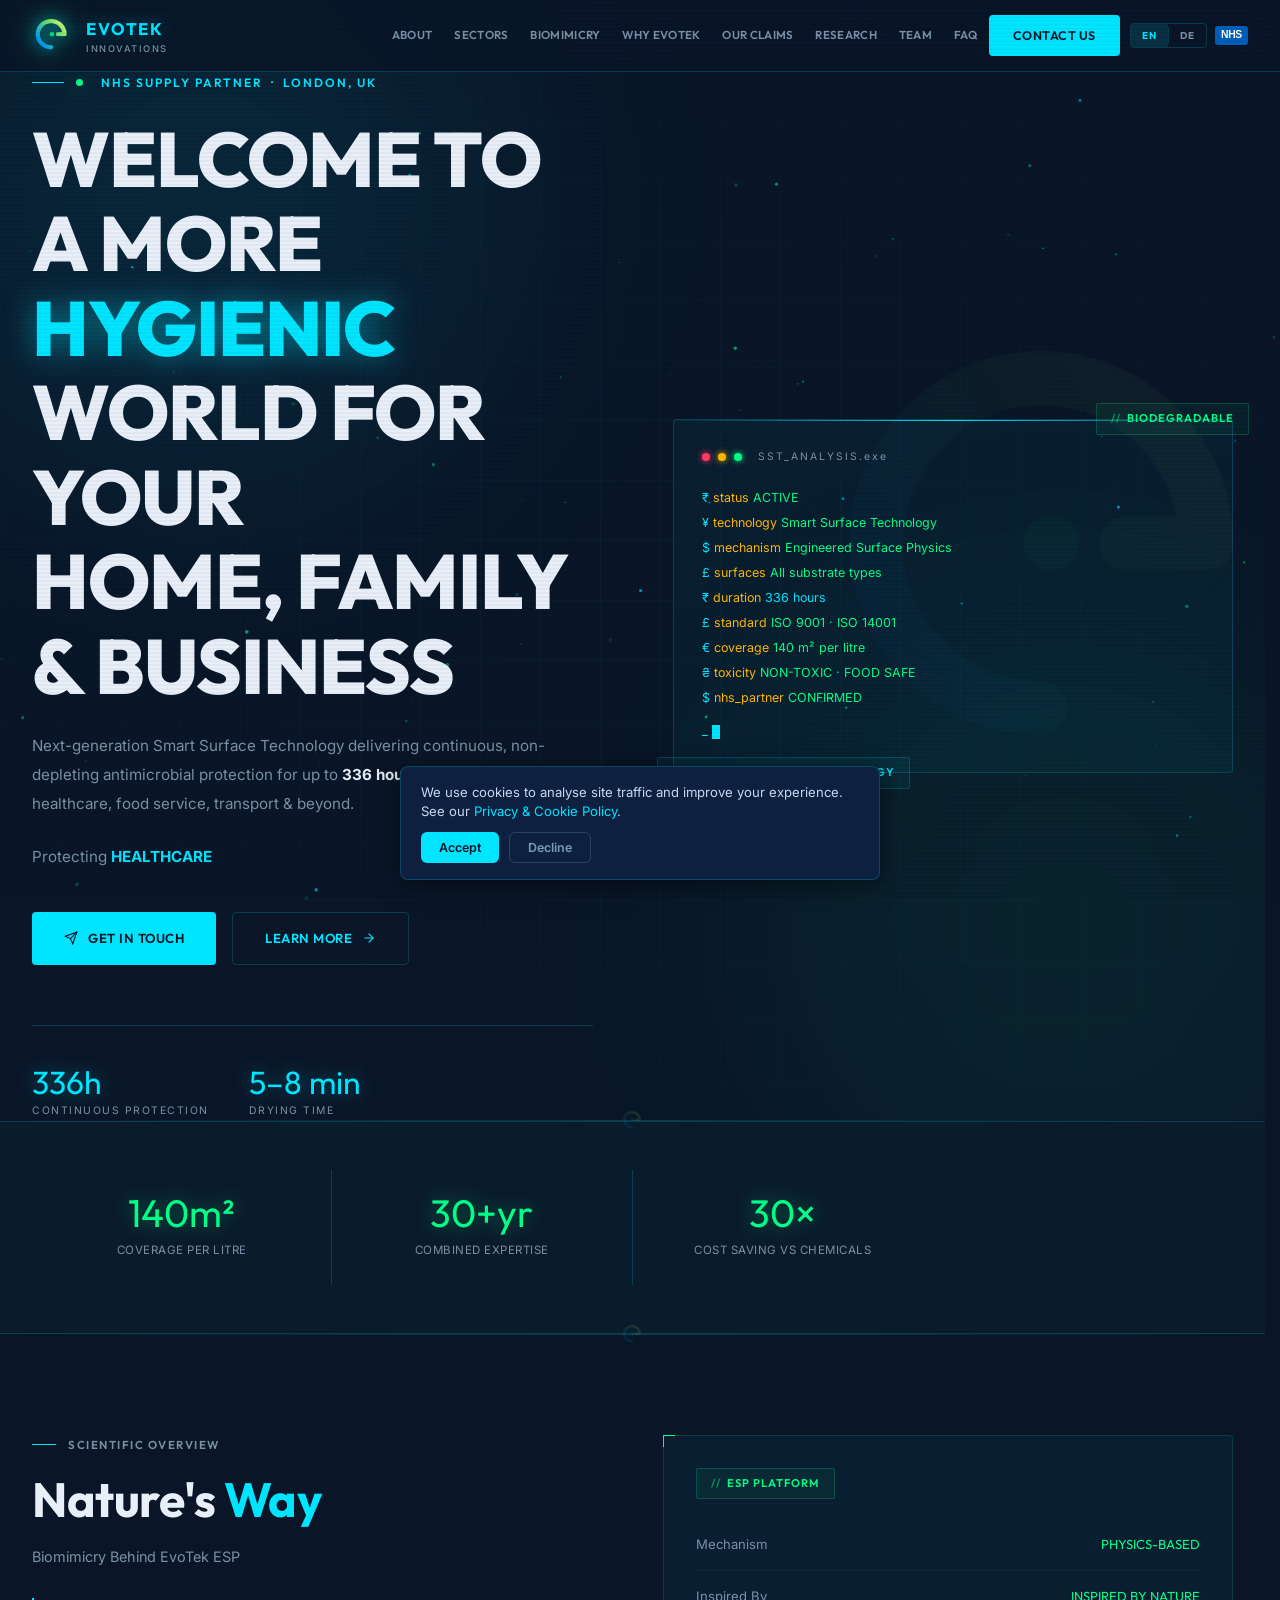
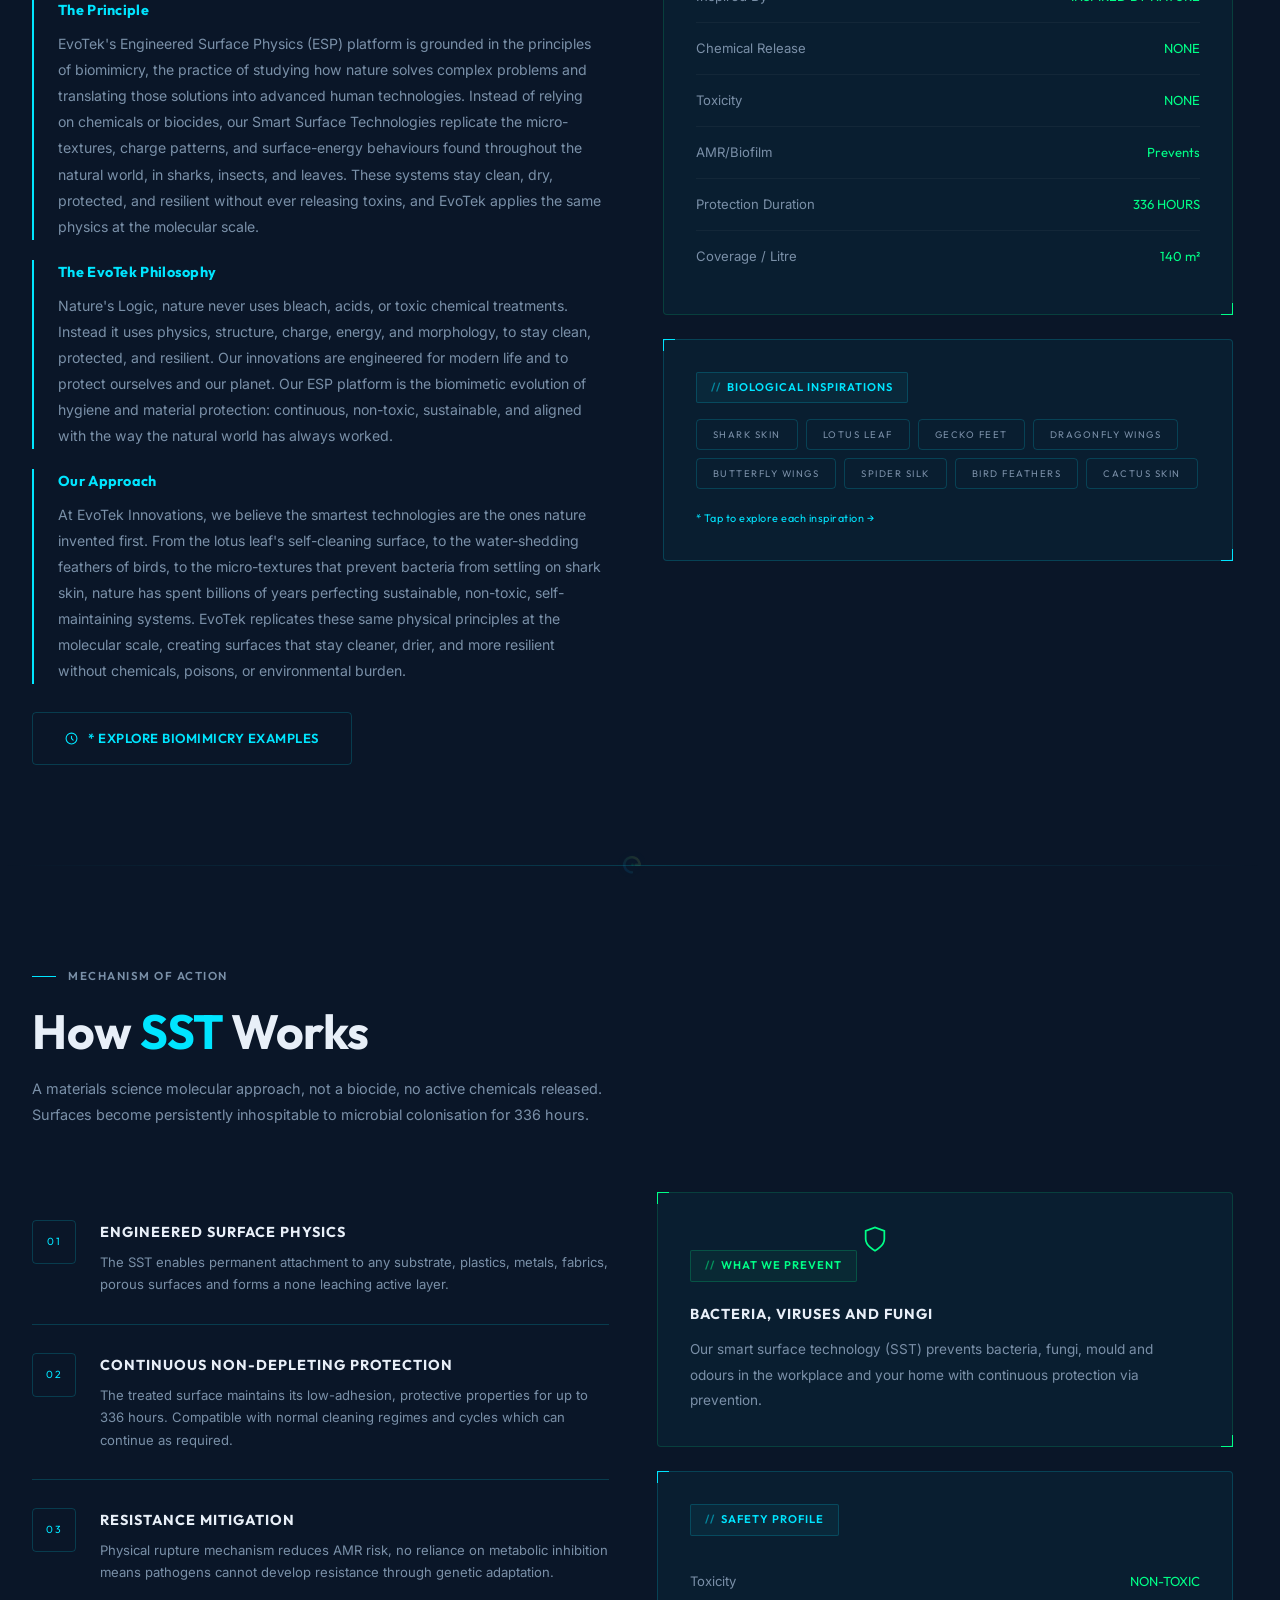
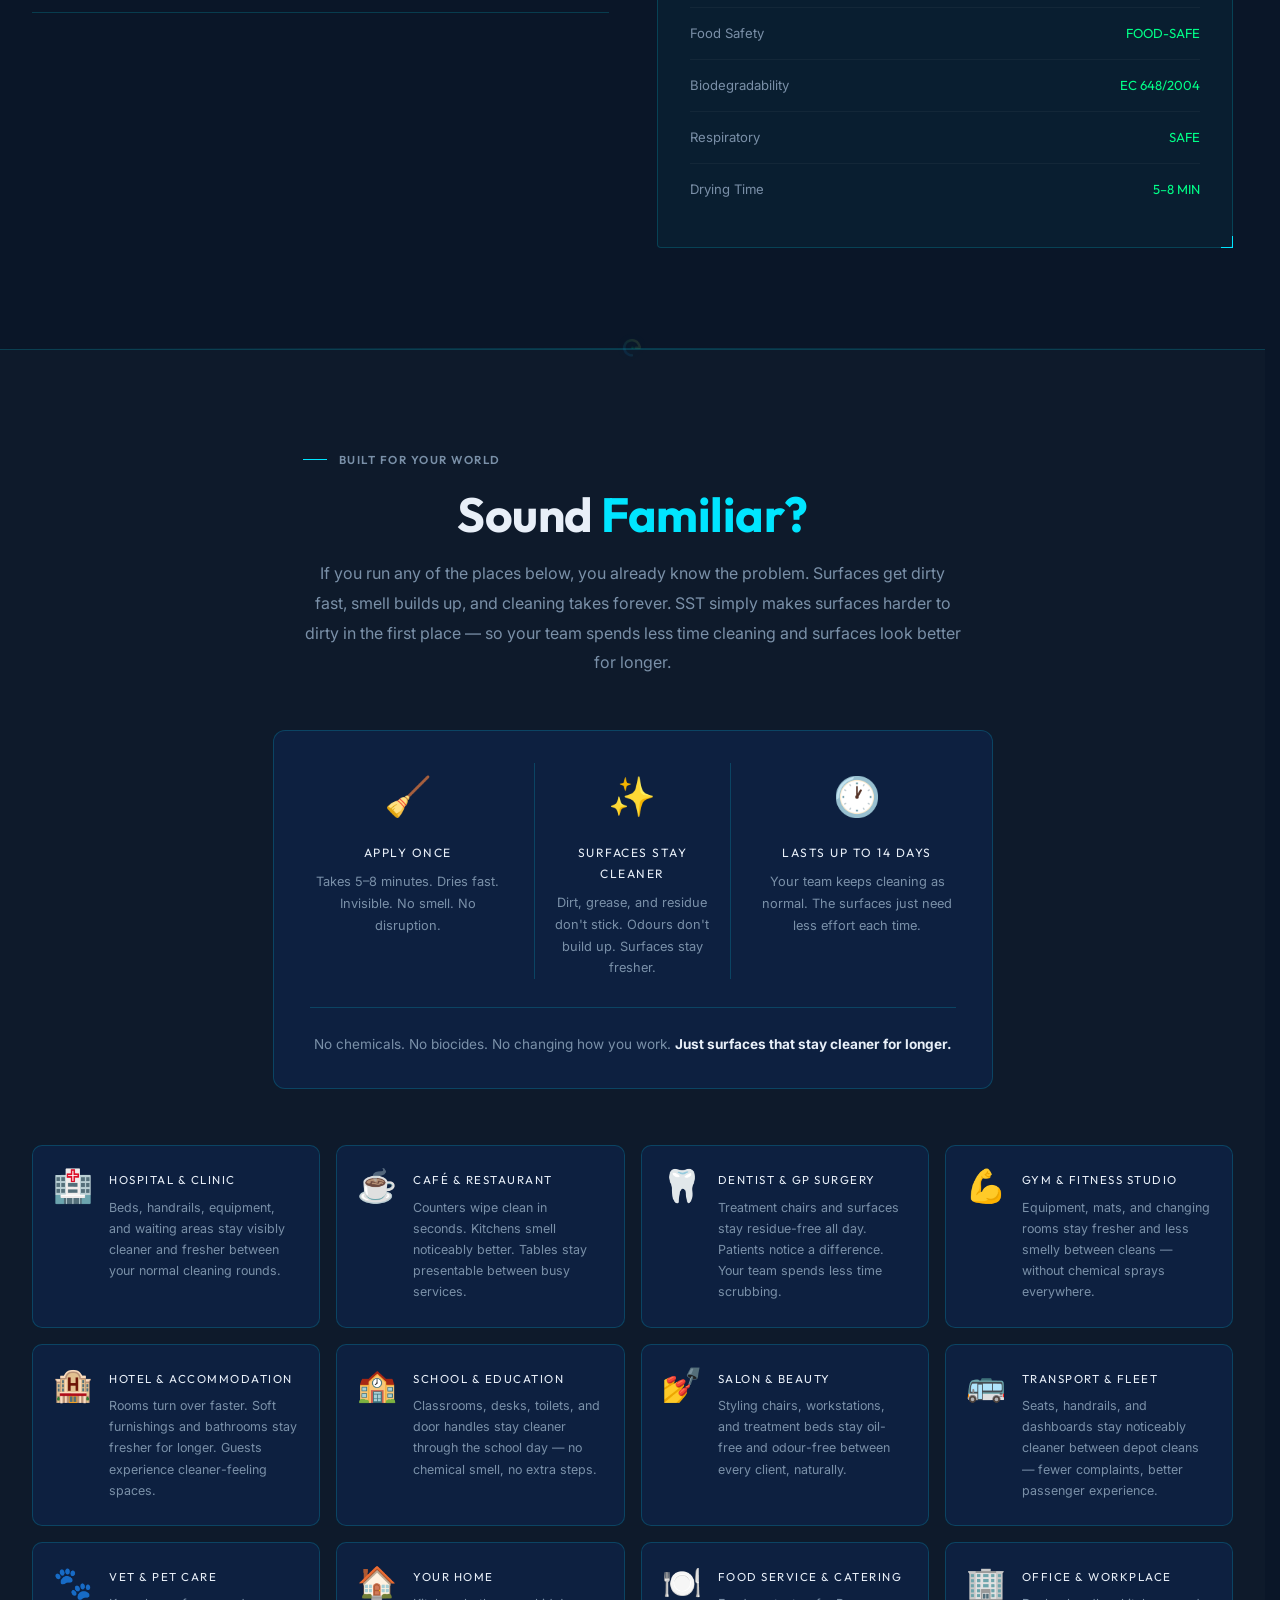
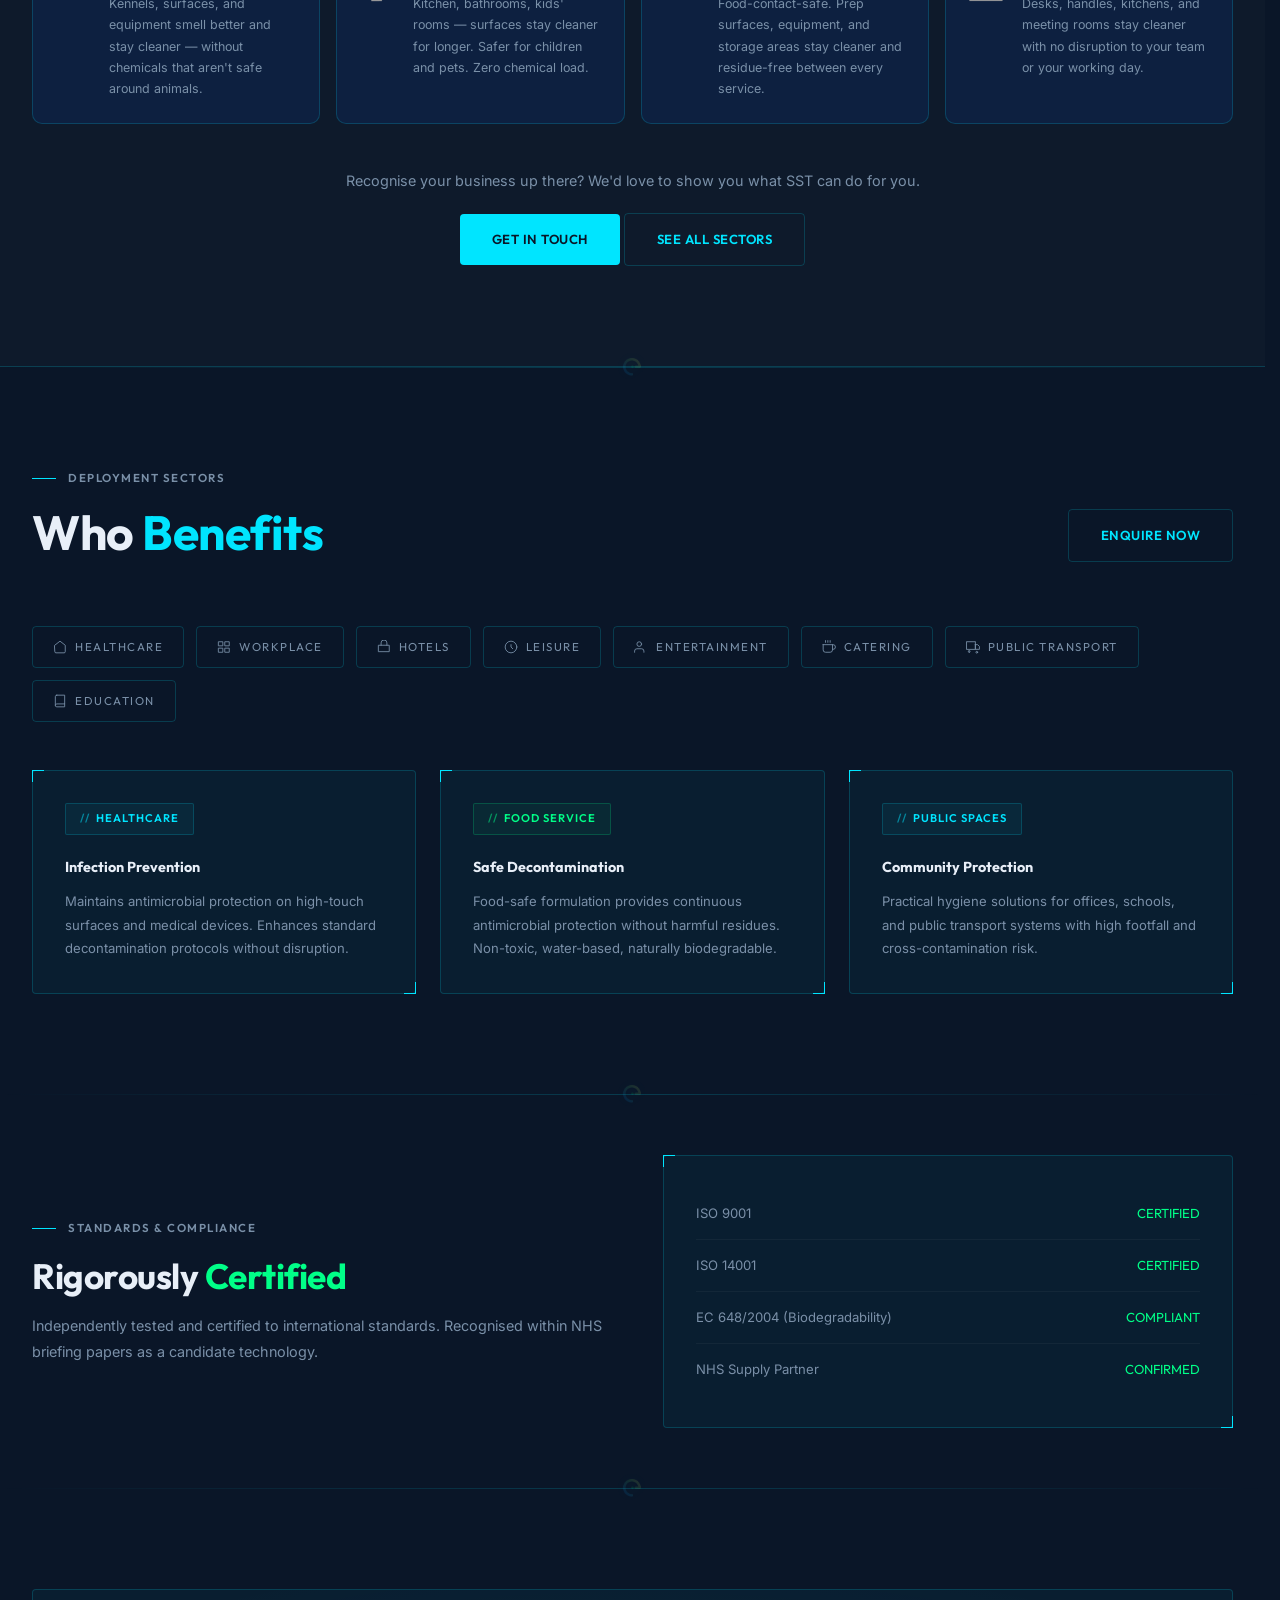
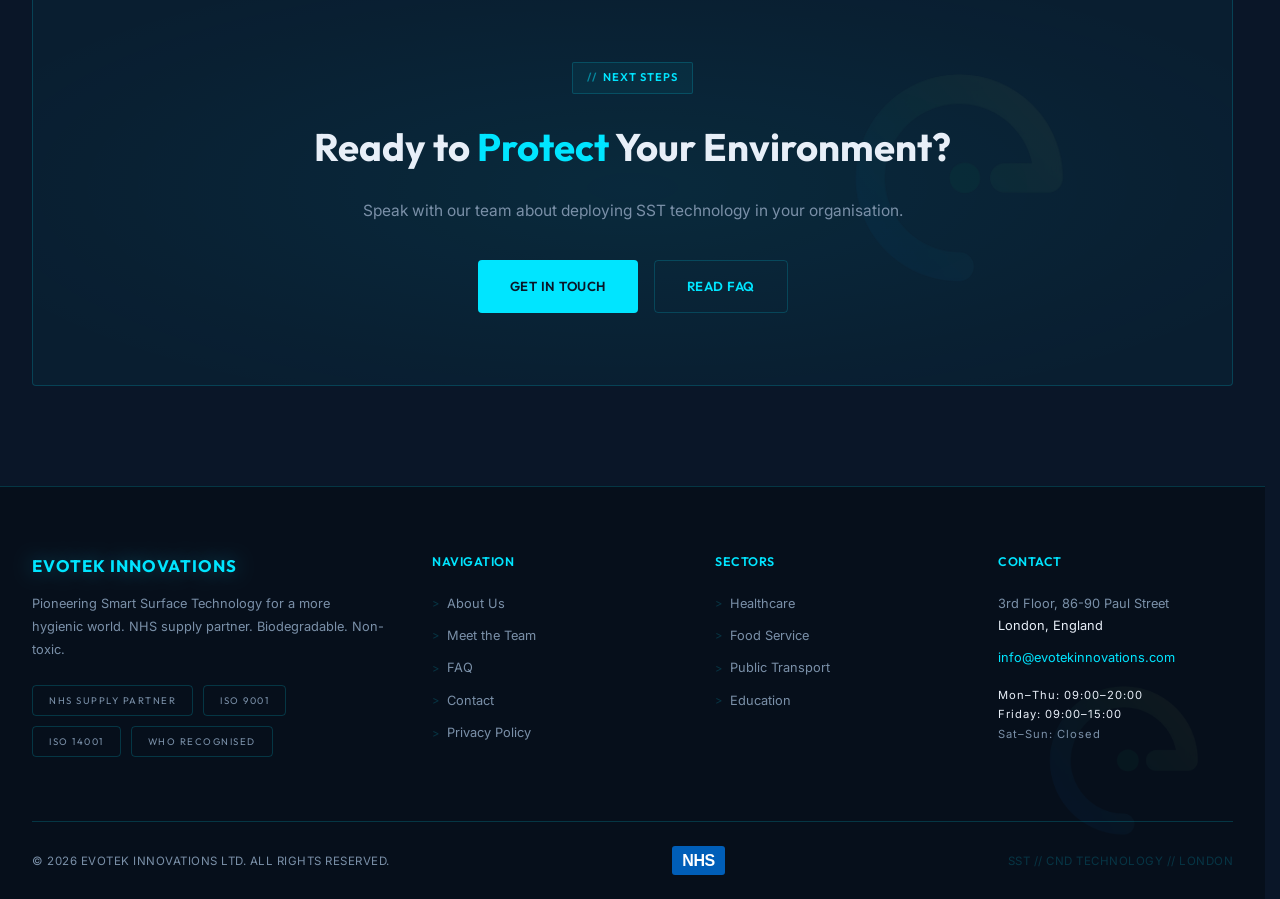
<file: index.html>
﻿<!DOCTYPE html>
<html lang="en">
<head>
  <meta charset="UTF-8"/>
  <meta name="viewport" content="width=device-width, initial-scale=1.0"/>
  <title>EvoTek Innovations | Smart Surface Technology | London</title>
  <meta name="description" content="EvoTek Innovations — pioneering Smart Surface Technology for advanced surface protection lasting up to 336 hours. NHS supply partner. Healthcare, food service, transport."/>
  <meta name="google-site-verification" content="FAEr7hfhrVH1GGzSs5UuPrXncQ3HyZPEOReQ1gZpgP4" />
  <link rel="stylesheet" href="css/style.css"/>
  <link rel="canonical" href="https://evotekinnovations.com/"/>
  <meta name="robots" content="index, follow, max-snippet:-1, max-image-preview:large, max-video-preview:-1">
  <meta name="googlebot" content="index, follow">
  <meta property="og:type" content="website">
  <meta property="og:url" content="https://evotekinnovations.com/">
  <meta property="og:title" content="EvoTek Innovations">
  <meta property="og:description" content="EvoTek Innovations — Smart Surface Technology delivering 336-hour non-toxic antimicrobial protection. NHS supply partner, London.">
  <meta property="og:image" content="https://evotekinnovations.com/assets/og-image.jpg">
  <meta property="og:locale" content="en_GB">
  <meta property="og:site_name" content="EvoTek Innovations">
  <meta name="twitter:card" content="summary_large_image">
  <meta name="twitter:title" content="EvoTek Innovations">
  <meta name="twitter:description" content="EvoTek Innovations — Smart Surface Technology delivering 336-hour non-toxic antimicrobial protection. NHS supply partner, London.">
  <meta name="twitter:image" content="https://evotekinnovations.com/assets/og-image.jpg">
  <meta name="geo.region" content="GB-ENG">
  <meta name="geo.placename" content="London, England">
  <meta name="geo.position" content="51.52436;-0.08648">
  <meta name="ICBM" content="51.52436, -0.08648">
  <link rel="alternate" hreflang="en" href="https://evotekinnovations.com/"/>
  <link rel="alternate" hreflang="de" href="https://evotekinnovations.com/?lang=de"/>
  <link rel="alternate" hreflang="x-default" href="https://evotekinnovations.com/"/>
  <script type="application/ld+json">
  {
    "@context": "https://schema.org",
    "@type": "ProfessionalService",
    "name": "EvoTek Innovations",
    "url": "https://evotekinnovations.com/",
    "description": "EvoTek Innovations pioneers Smart Surface Technology (SST) — a biomimicry-based Engineered Surface Physics (ESP) platform that delivers continuous, non-depleting antimicrobial protection lasting up to 336 hours. Unlike conventional chemical treatments, SST uses physics-based surface engineering inspired by nature (shark skin, lotus leaf, gecko feet) to prevent bacteria, viruses, fungi, mould, and odour from adhering to any substrate. The technology is non-toxic, food-safe, biodegradable (EC 648/2004), and WHO recognised. EvoTek is an NHS supply partner, ISO 9001 and ISO 14001 certified, and EN 14476 compliant. Based in London, the company serves clients across healthcare, food service, public transport, education, hospitality, leisure, and the workplace sector. Coverage: 140 m² per litre. Drying time: 5–8 minutes.",
    "telephone": "",
    "email": "info@evotekinnovations.com",
    "address": {
      "@type": "PostalAddress",
      "streetAddress": "3rd Floor, 86-90 Paul Street",
      "addressLocality": "London",
      "addressRegion": "England",
      "postalCode": "EC2A 4PB",
      "addressCountry": "GB"
    },
    "geo": {
      "@type": "GeoCoordinates",
      "latitude": 51.52436,
      "longitude": -0.08648
    },
    "areaServed": [
      {"@type": "City", "name": "London"},
      {"@type": "AdministrativeArea", "name": "England"},
      {"@type": "Country", "name": "United Kingdom"}
    ],
    "sameAs": [],
    "openingHoursSpecification": [
      {
        "@type": "OpeningHoursSpecification",
        "dayOfWeek": ["Monday","Tuesday","Wednesday","Thursday"],
        "opens": "09:00",
        "closes": "20:00"
      },
      {
        "@type": "OpeningHoursSpecification",
        "dayOfWeek": ["Friday"],
        "opens": "09:00",
        "closes": "15:00"
      }
    ]
  }
  </script>
  <script type="application/ld+json">
  {"@context":"https://schema.org","@type":"WebSite","name":"EvoTek Innovations","url":"https://evotekinnovations.com/"}
  </script>
  <script type="application/ld+json">
  {
    "@context": "https://schema.org",
    "@type": "FAQPage",
    "mainEntity": [
      {
        "@type": "Question",
        "name": "What is Smart Surface Technology (SST) and how does it work?",
        "acceptedAnswer": {
          "@type": "Answer",
          "text": "Smart Surface Technology (SST) is EvoTek's physics-based surface engineering platform inspired by biomimicry — replicating micro-textures found in shark skin, lotus leaves, and gecko feet. It forms a non-leaching active layer on any substrate that prevents bacteria, viruses, fungi, mould, and odour from adhering, delivering continuous antimicrobial protection for up to 336 hours without releasing any chemicals or toxins."
        }
      },
      {
        "@type": "Question",
        "name": "How long does EvoTek's antimicrobial surface protection last?",
        "acceptedAnswer": {
          "@type": "Answer",
          "text": "EvoTek's SST coatings provide continuous, non-depleting antimicrobial protection for up to 336 hours (14 days) per application. The treatment is compatible with normal cleaning regimes, which can continue as usual without degrading the protective layer."
        }
      },
      {
        "@type": "Question",
        "name": "Is EvoTek's surface treatment safe for food contact areas and healthcare environments?",
        "acceptedAnswer": {
          "@type": "Answer",
          "text": "Yes. EvoTek's SST formulation is non-toxic, food-safe, biodegradable to EC 648/2004 standards, and WHO recognised. It is safe for food preparation surfaces, medical equipment, and patient contact areas. EvoTek is an NHS supply partner and holds ISO 9001 and ISO 14001 certification."
        }
      },
      {
        "@type": "Question",
        "name": "Which sectors does EvoTek serve with its antimicrobial surface protection?",
        "acceptedAnswer": {
          "@type": "Answer",
          "text": "EvoTek serves healthcare, food service, public transport, education, hospitality, gyms and leisure facilities, salons, offices, and residential homes. The SST coating can be applied to any substrate — plastics, metals, fabrics, and porous surfaces — making it suitable for virtually any commercial or domestic environment."
        }
      },
      {
        "@type": "Question",
        "name": "How much surface area does one litre of EvoTek SST cover and how quickly does it dry?",
        "acceptedAnswer": {
          "@type": "Answer",
          "text": "One litre of EvoTek Smart Surface Technology covers 140 m² of surface area. Application dries in 5–8 minutes, causing minimal disruption to operations. The treatment is invisible, odourless, and requires no specialist equipment to apply."
        }
      }
    ]
  }
  </script>
</head>
<body>

<!-- NAV -->
<nav aria-label="Main navigation">
  <div class="nav-inner">
    <a href="index.html" class="nav-logo">
      <img src="images/EVO2.png" alt="EvoTek Logo" class="nav-logo-img"/>
      <div>
        <span class="nav-logo-name">EVOTEK</span>
        <span class="nav-logo-sub">INNOVATIONS</span>
      </div>
    </a>
    <div class="nav-links">
      <a href="about.html" class="nav-link" data-i18n="nav.about">ABOUT</a>
      <a href="sectors.html" class="nav-link" data-i18n="nav.sectors">SECTORS</a>
      <a href="biomimicry.html" class="nav-link" data-i18n="nav.biomimicry">BIOMIMICRY</a>
      <a href="why-evotek.html" class="nav-link" data-i18n="nav.why">WHY EVOTEK</a>
      <a href="claims.html" class="nav-link" data-i18n="nav.claims">OUR CLAIMS</a>
      <a href="research.html" class="nav-link">RESEARCH</a>
      <a href="team.html" class="nav-link" data-i18n="nav.team">TEAM</a>
      <a href="faq.html" class="nav-link" data-i18n="nav.faq">FAQ</a>
      <a href="contact.html" class="nav-cta" data-i18n="nav.contact">CONTACT US</a>
      <div class="lang-switcher" id="lang-switcher">
        <button class="lang-btn active" onclick="setLang('en')" id="btn-en">EN</button>
        <div class="lang-divider"></div>
        <button class="lang-btn" onclick="setLang('de')" id="btn-de">DE</button>
      </div>
            <a href="https://www.england.nhs.uk/" target="_blank" rel="noopener" class="nhs-logo nhs-logo--nav" title="NHS Supply Partner">NHS</a>
    </div>
    <button class="hamburger" id="hamburger" aria-label="Open menu" aria-expanded="false">
      <span></span><span></span><span></span>
    </button>
  </div>
</nav>
<div id="mobile-nav">
  <a href="about.html" data-i18n="nav.about">ABOUT</a>
  <a href="sectors.html" data-i18n="nav.sectors">SECTORS</a>
  <a href="biomimicry.html" data-i18n="nav.biomimicry">BIOMIMICRY</a>
  <a href="why-evotek.html" data-i18n="nav.why">WHY EVOTEK</a>
  <a href="claims.html" data-i18n="nav.claims">OUR CLAIMS</a>
  <a href="research.html">RESEARCH</a>
  <a href="team.html" data-i18n="nav.team.mob">MEET THE TEAM</a>
  <a href="faq.html" data-i18n="nav.faq">FAQ</a>
  <a href="contact.html" class="nav-cta" data-i18n="nav.contact">CONTACT US</a>
  <div class="lang-switcher" style="margin:16px auto 0;justify-content:center;">
    <button class="lang-btn active" onclick="setLang('en')" id="mob-btn-en">EN</button>
    <div class="lang-divider"></div>
    <button class="lang-btn" onclick="setLang('de')" id="mob-btn-de">DE</button>
  </div>
</div>

<!-- HERO -->
<section class="hero">
  <div class="hero-grid-bg"></div>
  <div class="hero-glow hero-glow-1"></div>
  <div class="hero-glow hero-glow-2"></div>
  <div class="logo-watermark hero-logo-watermark"></div>
  <div class="container hero-content-grid">
    <div>
      <div class="hero-label">
        <span class="live-dot"></span> <span data-i18n="hero.label">NHS SUPPLY PARTNER &nbsp;·&nbsp; LONDON, UK</span>
      </div>
      <h1 class="hero-title" data-i18n-html="hero.title">
        WELCOME TO<br>A MORE<br>
        <span class="glitch">HYGIENIC</span><br>WORLD FOR YOUR<br>HOME, FAMILY<br>&amp; BUSINESS
      </h1>
      <p class="hero-sub" data-i18n-html="hero.sub">
        Next-generation Smart Surface Technology delivering continuous, non-depleting surface protection for up to <strong style="color:var(--text)">336 hours</strong>. Deployed across healthcare, food service, transport &amp; beyond.
      </p>
      <p class="hero-sub" style="margin-top:-16px;"><span data-i18n="hero.protecting">Protecting</span> <strong style="color:var(--cyan)"><span id="typewriter">HEALTHCARE</span></strong></p>
      <div class="hero-btns">
        <a href="contact.html" class="btn-primary">
          <svg width="14" height="14" viewBox="0 0 24 24" fill="none" stroke="currentColor" stroke-width="2" stroke-linecap="round" aria-hidden="true"><line x1="22" y1="2" x2="11" y2="13"/><polygon points="22 2 15 22 11 13 2 9 22 2"/></svg>
          <span data-i18n="hero.cta1">GET IN TOUCH</span>
        </a>
        <a href="about.html" class="btn-ghost">
          <span data-i18n="hero.cta2">LEARN MORE</span>
          <svg width="14" height="14" viewBox="0 0 24 24" fill="none" stroke="currentColor" stroke-width="2" stroke-linecap="round" aria-hidden="true"><line x1="5" y1="12" x2="19" y2="12"/><polyline points="12 5 19 12 12 19"/></svg>
        </a>
      </div>
      <div class="hero-stats">
        <div>
          <div class="hero-stat-num"><span data-target="336" data-suffix="h">0h</span></div>
          <div class="hero-stat-label" data-i18n="hero.stat2">CONTINUOUS PROTECTION</div>
        </div>
        <div>
          <div class="hero-stat-num">5–8 min</div>
          <div class="hero-stat-label" data-i18n="hero.stat3">DRYING TIME</div>
        </div>
      </div>
    </div>

    <!-- Terminal Panel -->
    <div class="hero-right reveal">
      <div class="hero-panel">
        <div class="terminal-bar">
          <div class="t-dot"></div>
          <div class="t-dot"></div>
          <div class="t-dot"></div>
          <span class="t-title">SST_ANALYSIS.exe</span>
        </div>
        <div class="terminal-line">
          <span class="t-cmd">$ </span><span class="t-key">status</span> <span class="t-val">ACTIVE</span>
        </div>
        <div class="terminal-line">
          <span class="t-cmd">$ </span><span class="t-key">technology</span> <span class="t-val">Smart Surface Technology</span>
        </div>
        <div class="terminal-line">
          <span class="t-cmd">$ </span><span class="t-key">mechanism</span> <span class="t-val">Engineered Surface Physics</span>
        </div>
        <div class="terminal-line">
          <span class="t-cmd">$ </span><span class="t-key">surfaces</span> <span class="t-val">All substrate types</span>
        </div>
        <div class="terminal-line">
          <span class="t-cmd">$ </span><span class="t-key">duration</span> <span class="t-val" style="color:var(--cyan)">336 hours</span>
        </div>
        <div class="terminal-line">
          <span class="t-cmd">$ </span><span class="t-key">standard</span> <span class="t-val">ISO 9001 · ISO 14001</span>
        </div>
        <div class="terminal-line">
          <span class="t-cmd">$ </span><span class="t-key">coverage</span> <span class="t-val" style="color:var(--green)">140 m² per litre</span>
        </div>
        <div class="terminal-line">
          <span class="t-cmd">$ </span><span class="t-key">toxicity</span> <span class="t-val">NON-TOXIC · FOOD SAFE</span>
        </div>
        <div class="terminal-line">
          <span class="t-cmd">$ </span><span class="t-key">nhs_partner</span> <span class="t-val" style="color:var(--green)">CONFIRMED</span>
        </div>
        <div class="terminal-line" style="margin-top:8px;">
          <span class="t-cmd">_</span><span class="terminal-cursor"></span>
        </div>
      </div>

      <!-- Floating badges -->
      <div class="chip chip-green hero-floating-badge" style="top:-16px;right:-16px;" data-i18n="hero.badge1">BIODEGRADABLE</div>
      <div class="chip hero-floating-badge" style="bottom:-16px;left:-16px;" data-i18n="hero.badge2">WHO RECOGNISED TECHNOLOGY</div>
    </div>
  </div>
</section>

<div class="sep"></div>

<!-- STATS STRIP -->
<section class="stats-strip">
  <div class="container">
    <div class="stats-grid">
      <div class="stat-item reveal">
        <div class="stat-num"><span data-target="140" data-suffix="m²">—</span></div>
        <div class="stat-label" data-i18n="stats.coverage">COVERAGE PER LITRE</div>
      </div>
      <div class="stat-item reveal" style="transition-delay:160ms">
        <div class="stat-num"><span data-target="30" data-suffix="+yr">—</span></div>
        <div class="stat-label" data-i18n="stats.expertise">COMBINED EXPERTISE</div>
      </div>
      <div class="stat-item reveal" style="transition-delay:240ms">
        <div class="stat-num"><span data-target="30" data-suffix="×">—</span></div>
        <div class="stat-label" data-i18n="stats.cost">COST SAVING VS CHEMICALS</div>
      </div>
    </div>
  </div>
</section>

<div class="sep"></div>

<!-- NATURE'S WAY -->
<section class="section">
  <div class="container">
    <div class="grid-2" style="gap:60px;align-items:start;">
      <div class="reveal">
        <div class="section-label" data-i18n="nature.label">SCIENTIFIC OVERVIEW</div>
        <h2 class="section-title" data-i18n-html="nature.title">Nature's <span class="accent">Way</span></h2>
        <p class="section-sub" style="margin-bottom:28px;" data-i18n="nature.sub">Biomimicry Behind EvoTek ESP</p>
        <div class="nature-intro">
          <h3 data-i18n="nature.p1.h">The Principle</h3>
          <p data-i18n="nature.p1.p">EvoTek's Engineered Surface Physics (ESP) platform is grounded in the principles of biomimicry — the practice of studying how nature solves complex problems and translating those solutions into advanced human technologies. Instead of relying on chemicals or biocides, our Smart Surface Technologies replicate the micro-textures, charge patterns, and surface-energy behaviours found throughout the natural world — in sharks, insects, and leaves. These systems stay clean, dry, protected, and resilient without ever releasing toxins, and EvoTek applies the same physics at the molecular scale.</p>
        </div>
        <div class="nature-intro">
          <h3 data-i18n="nature.p2.h">The EvoTek Philosophy</h3>
          <p data-i18n="nature.p2.p">Nature's Logic — nature never uses bleach, acids, or toxic chemical treatments. Instead it uses physics — structure, charge, energy, and morphology — to stay clean, protected, and resilient. Our innovations are engineered for modern life and to protect ourselves and our planet. Our ESP platform is the biomimetic evolution of hygiene and material protection: continuous, non-toxic, sustainable, and aligned with the way the natural world has always worked.</p>
        </div>
        <div class="nature-intro">
          <h3 data-i18n="nature.p3.h">Our Approach</h3>
          <p data-i18n="nature.p3.p">At EvoTek Innovations, we believe the smartest technologies are the ones nature invented first. From the lotus leaf's self-cleaning surface, to the water-shedding feathers of birds, to the micro-textures that prevent bacteria from settling on shark skin, nature has spent billions of years perfecting sustainable, non-toxic, self-maintaining systems. EvoTek replicates these same physical principles at the molecular scale, creating surfaces that stay cleaner, drier, and more resilient without chemicals, poisons, or environmental burden. This is nature's logic, engineered for modern life: protection through physics, longevity through design, and hygiene through the same mechanisms the natural world has relied on since the beginning of time.</p>
        </div>
        <a href="biomimicry.html" class="btn-ghost" style="margin-top:8px;">
          <svg width="13" height="13" viewBox="0 0 24 24" fill="none" stroke="currentColor" stroke-width="2" stroke-linecap="round" aria-hidden="true"><circle cx="12" cy="12" r="10"/><path d="M12 8v4l3 3"/></svg>
          <span data-i18n="nature.btn">* EXPLORE BIOMIMICRY EXAMPLES</span>
        </a>
      </div>
      <div class="reveal" style="transition-delay:120ms;">
        <div class="hud-card hud-card-green" style="margin-bottom:24px;">
          <div class="chip chip-green" style="margin-bottom:20px;">ESP PLATFORM</div>
          <div class="data-row"><span class="data-key" data-i18n="nature.mech.k">Mechanism</span><span class="data-val" data-i18n="nature.mech.v">PHYSICS-BASED</span></div>
          <div class="data-row"><span class="data-key" data-i18n="nature.insp.k">Inspired By</span><span class="data-val">INSPIRED BY NATURE</span></div>
          <div class="data-row"><span class="data-key" data-i18n="nature.chrel.k">Chemical Release</span><span class="data-val" style="color:var(--green)">NONE</span></div>
          <div class="data-row"><span class="data-key" data-i18n="nature.tox.k">Toxicity</span><span class="data-val" style="color:var(--green)">NONE</span></div>
          <div class="data-row"><span class="data-key" data-i18n="nature.amr.k">AMR/Biofilm</span><span class="data-val" style="color:var(--green)">Prevents</span></div>
          <div class="data-row"><span class="data-key" data-i18n="nature.prot.k">Protection Duration</span><span class="data-val">336 HOURS</span></div>
          <div class="data-row"><span class="data-key" data-i18n="nature.cov.k">Coverage / Litre</span><span class="data-val">140 m²</span></div>
        </div>
        <div class="hud-card">
          <div class="chip" style="margin-bottom:16px;">BIOLOGICAL INSPIRATIONS</div>
          <div style="display:flex;flex-wrap:wrap;gap:8px;">
            <a href="biomimicry.html#bio-shark" class="accred-badge" style="text-decoration:none;cursor:pointer;">SHARK SKIN</a>
            <a href="biomimicry.html#bio-lotus" class="accred-badge" style="text-decoration:none;cursor:pointer;">LOTUS LEAF</a>
            <a href="biomimicry.html#bio-gecko" class="accred-badge" style="text-decoration:none;cursor:pointer;">GECKO FEET</a>
            <a href="biomimicry.html#bio-dragonfly" class="accred-badge" style="text-decoration:none;cursor:pointer;">DRAGONFLY WINGS</a>
            <a href="biomimicry.html#bio-butterfly" class="accred-badge" style="text-decoration:none;cursor:pointer;">BUTTERFLY WINGS</a>
            <a href="biomimicry.html#bio-spider" class="accred-badge" style="text-decoration:none;cursor:pointer;">SPIDER SILK</a>
            <a href="biomimicry.html#bio-bird" class="accred-badge" style="text-decoration:none;cursor:pointer;">BIRD FEATHERS</a>
            <a href="biomimicry.html#bio-cactus" class="accred-badge" style="text-decoration:none;cursor:pointer;">CACTUS SKIN</a>
          </div>
          <a href="biomimicry.html" style="display:block;margin-top:20px;font-family:var(--font-head);font-size:0.68rem;color:var(--cyan);letter-spacing:0.5px;">* Tap to explore each inspiration →</a>
        </div>
      </div>
    </div>
  </div>
</section>

<div class="sep"></div>

<!-- HOW IT WORKS -->
<section class="section">
  <div class="container">
    <div class="section-header reveal">
      <div class="section-label" data-i18n="how.label">THE TECHNOLOGY</div>
      <h2 class="section-title" data-i18n-html="how.title">How <span class="accent">SST</span> Works</h2>
      <p class="section-sub" data-i18n="how.sub">A materials science molecular approach — no active chemicals released. Surfaces remain in a low-adhesion, protected state for up to 336 hours.</p>
    </div>
    <div class="grid-2" style="gap:48px;align-items:start;">
      <div>
        <div class="step-line reveal">
          <div class="step-num">01</div>
          <div class="step-content">
            <h3 data-i18n="how.s2.h">ENGINEERED SURFACE PHYSICS</h3>
            <p data-i18n="how.s2.p">The SST enables permanent attachment to any substrate, plastics, metals, fabrics, porous surfaces and forms a none leaching active layer.</p>
          </div>
        </div>
        <div class="step-line reveal" style="transition-delay:80ms">
          <div class="step-num">02</div>
          <div class="step-content">
            <h3 data-i18n="how.s3.h">CONTINUOUS NON-DEPLETING PROTECTION</h3>
            <p data-i18n="how.s3.p">The treated surface maintains its low-adhesion, protective properties for up to 336 hours. Compatible with normal cleaning regimes and cycles which can continue as required.</p>
          </div>
        </div>
        <div class="step-line reveal" style="transition-delay:160ms">
          <div class="step-num">03</div>
          <div class="step-content">
            <h3 data-i18n="how.s4.h">AMR-ALIGNED APPROACH</h3>
            <p data-i18n="how.s4.p">No chemical load means no selective pressure that drives antimicrobial resistance — supporting WHO and NHS AMR strategies by reducing reliance on high-dose chemical treatments.</p>
          </div>
        </div>
      </div>
      <div class="reveal" style="transition-delay:160ms">
        <div class="hud-card hud-card-green" style="margin-bottom:24px;">
          <div class="chip chip-green" style="margin-bottom:20px;">WHAT WE PREVENT</div>
          <svg width="28" height="28" viewBox="0 0 24 24" fill="none" stroke="var(--green)" stroke-width="1.5" stroke-linecap="round" aria-hidden="true" style="margin-bottom:16px;"><path d="M12 22s8-4 8-10V5l-8-3-8 3v7c0 6 8 10 8 10z"/></svg>
          <h3 style="font-family:var(--font-head);font-size:0.9rem;letter-spacing:1px;color:var(--text);margin-bottom:10px;">BACTERIA, VIRUSES AND FUNGI</h3>
          <p style="font-size:0.85rem;color:var(--muted);line-height:1.9;">Our smart surface technology (SST) prevents bacteria, fungi, mould and odours in the workplace and your home with continuous protection via prevention.</p>
        </div>
        <div class="hud-card">
          <div class="chip" style="margin-bottom:20px;" data-i18n="how.chip2">SAFETY PROFILE</div>
          <div class="data-row"><span class="data-key" data-i18n="how.tox.k">Toxicity</span><span class="data-val">NON-TOXIC</span></div>
          <div class="data-row"><span class="data-key" data-i18n="how.food.k">Food Safety</span><span class="data-val">FOOD-SAFE</span></div>
          <div class="data-row"><span class="data-key" data-i18n="how.bio.k">Biodegradability</span><span class="data-val">EC 648/2004</span></div>
          <div class="data-row"><span class="data-key" data-i18n="how.resp.k">Respiratory</span><span class="data-val">SAFE</span></div>
          <div class="data-row"><span class="data-key" data-i18n="how.dry.k">Drying Time</span><span class="data-val">5–8 MIN</span></div>
        </div>
      </div>
    </div>
  </div>
</section>

<div class="sep"></div>

<!-- ═══════ IS THIS FOR YOU? — WARM PLAIN-ENGLISH SECTION ═══════ -->
<section class="section" id="for-you" style="background:rgba(255,255,255,0.015);border-top:1px solid var(--border);border-bottom:1px solid var(--border);">
  <div class="container">

    <!-- Heading -->
    <div style="text-align:center;max-width:660px;margin:0 auto 52px;" class="reveal">
      <div class="section-label" style="margin-bottom:16px;">BUILT FOR YOUR WORLD</div>
      <h2 class="section-title" style="margin-bottom:16px;">Sound <span class="accent">Familiar?</span></h2>
      <p style="font-size:1rem;color:var(--muted);line-height:1.85;">If you run any of the places below, you already know the problem. Surfaces get dirty fast, smell builds up, and cleaning takes forever. SST simply makes surfaces harder to dirty in the first place — so your team spends less time cleaning and surfaces look better for longer.</p>
    </div>

    <!-- Plain English Core Message -->
    <div class="reveal" style="max-width:720px;margin:0 auto 56px;background:var(--surface);border:1px solid var(--border);border-radius:12px;padding:32px 36px;">
      <div style="display:grid;grid-template-columns:repeat(auto-fit,minmax(180px,1fr));gap:28px;text-align:center;">
        <div>
          <div style="font-size:2.4rem;margin-bottom:12px;">🧹</div>
          <div style="font-family:var(--font-head);font-size:0.75rem;letter-spacing:1.5px;color:var(--text);margin-bottom:8px;">APPLY ONCE</div>
          <p style="font-size:0.8rem;color:var(--muted);line-height:1.7;margin:0;">Takes 5–8 minutes. Dries fast. Invisible. No smell. No disruption.</p>
        </div>
        <div style="border-left:1px solid var(--border);border-right:1px solid var(--border);padding:0 20px;">
          <div style="font-size:2.4rem;margin-bottom:12px;">✨</div>
          <div style="font-family:var(--font-head);font-size:0.75rem;letter-spacing:1.5px;color:var(--text);margin-bottom:8px;">SURFACES STAY CLEANER</div>
          <p style="font-size:0.8rem;color:var(--muted);line-height:1.7;margin:0;">Dirt, grease, and residue don't stick. Odours don't build up. Surfaces stay fresher.</p>
        </div>
        <div>
          <div style="font-size:2.4rem;margin-bottom:12px;">🕐</div>
          <div style="font-family:var(--font-head);font-size:0.75rem;letter-spacing:1.5px;color:var(--text);margin-bottom:8px;">LASTS UP TO 14 DAYS</div>
          <p style="font-size:0.8rem;color:var(--muted);line-height:1.7;margin:0;">Your team keeps cleaning as normal. The surfaces just need less effort each time.</p>
        </div>
      </div>
      <p style="text-align:center;font-size:0.85rem;color:var(--muted);margin:28px 0 0;padding-top:24px;border-top:1px solid var(--border);line-height:1.8;">No chemicals. No biocides. No changing how you work. <strong style="color:var(--text);">Just surfaces that stay cleaner for longer.</strong></p>
    </div>

    <!-- Sector Tiles Grid -->
    <div style="display:grid;grid-template-columns:repeat(auto-fill,minmax(240px,1fr));gap:16px;" class="reveal">

      <!-- Hospital -->
      <div style="background:var(--surface);border:1px solid var(--border);border-radius:10px;padding:24px 20px;display:flex;gap:16px;align-items:flex-start;transition:border-color 0.2s,transform 0.2s;" onmouseover="this.style.borderColor='rgba(0,229,255,0.4)';this.style.transform='translateY(-2px)'" onmouseout="this.style.borderColor='var(--border)';this.style.transform='translateY(0)'">
        <span style="font-size:2rem;line-height:1;flex-shrink:0;">🏥</span>
        <div>
          <div style="font-family:var(--font-head);font-size:0.72rem;letter-spacing:1.5px;color:var(--text);margin-bottom:6px;">HOSPITAL &amp; CLINIC</div>
          <p style="font-size:0.78rem;color:var(--muted);line-height:1.7;margin:0;">Beds, handrails, equipment, and waiting areas stay visibly cleaner and fresher between your normal cleaning rounds.</p>
        </div>
      </div>

      <!-- Café -->
      <div style="background:var(--surface);border:1px solid var(--border);border-radius:10px;padding:24px 20px;display:flex;gap:16px;align-items:flex-start;transition:border-color 0.2s,transform 0.2s;" onmouseover="this.style.borderColor='rgba(0,229,255,0.4)';this.style.transform='translateY(-2px)'" onmouseout="this.style.borderColor='var(--border)';this.style.transform='translateY(0)'">
        <span style="font-size:2rem;line-height:1;flex-shrink:0;">☕</span>
        <div>
          <div style="font-family:var(--font-head);font-size:0.72rem;letter-spacing:1.5px;color:var(--text);margin-bottom:6px;">CAFÉ &amp; RESTAURANT</div>
          <p style="font-size:0.78rem;color:var(--muted);line-height:1.7;margin:0;">Counters wipe clean in seconds. Kitchens smell noticeably better. Tables stay presentable between busy services.</p>
        </div>
      </div>

      <!-- Dentist -->
      <div style="background:var(--surface);border:1px solid var(--border);border-radius:10px;padding:24px 20px;display:flex;gap:16px;align-items:flex-start;transition:border-color 0.2s,transform 0.2s;" onmouseover="this.style.borderColor='rgba(0,229,255,0.4)';this.style.transform='translateY(-2px)'" onmouseout="this.style.borderColor='var(--border)';this.style.transform='translateY(0)'">
        <span style="font-size:2rem;line-height:1;flex-shrink:0;">🦷</span>
        <div>
          <div style="font-family:var(--font-head);font-size:0.72rem;letter-spacing:1.5px;color:var(--text);margin-bottom:6px;">DENTIST &amp; GP SURGERY</div>
          <p style="font-size:0.78rem;color:var(--muted);line-height:1.7;margin:0;">Treatment chairs and surfaces stay residue-free all day. Patients notice a difference. Your team spends less time scrubbing.</p>
        </div>
      </div>

      <!-- Gym -->
      <div style="background:var(--surface);border:1px solid var(--border);border-radius:10px;padding:24px 20px;display:flex;gap:16px;align-items:flex-start;transition:border-color 0.2s,transform 0.2s;" onmouseover="this.style.borderColor='rgba(0,229,255,0.4)';this.style.transform='translateY(-2px)'" onmouseout="this.style.borderColor='var(--border)';this.style.transform='translateY(0)'">
        <span style="font-size:2rem;line-height:1;flex-shrink:0;">💪</span>
        <div>
          <div style="font-family:var(--font-head);font-size:0.72rem;letter-spacing:1.5px;color:var(--text);margin-bottom:6px;">GYM &amp; FITNESS STUDIO</div>
          <p style="font-size:0.78rem;color:var(--muted);line-height:1.7;margin:0;">Equipment, mats, and changing rooms stay fresher and less smelly between cleans — without chemical sprays everywhere.</p>
        </div>
      </div>

      <!-- Hotel -->
      <div style="background:var(--surface);border:1px solid var(--border);border-radius:10px;padding:24px 20px;display:flex;gap:16px;align-items:flex-start;transition:border-color 0.2s,transform 0.2s;" onmouseover="this.style.borderColor='rgba(0,229,255,0.4)';this.style.transform='translateY(-2px)'" onmouseout="this.style.borderColor='var(--border)';this.style.transform='translateY(0)'">
        <span style="font-size:2rem;line-height:1;flex-shrink:0;">🏨</span>
        <div>
          <div style="font-family:var(--font-head);font-size:0.72rem;letter-spacing:1.5px;color:var(--text);margin-bottom:6px;">HOTEL &amp; ACCOMMODATION</div>
          <p style="font-size:0.78rem;color:var(--muted);line-height:1.7;margin:0;">Rooms turn over faster. Soft furnishings and bathrooms stay fresher for longer. Guests experience cleaner-feeling spaces.</p>
        </div>
      </div>

      <!-- School -->
      <div style="background:var(--surface);border:1px solid var(--border);border-radius:10px;padding:24px 20px;display:flex;gap:16px;align-items:flex-start;transition:border-color 0.2s,transform 0.2s;" onmouseover="this.style.borderColor='rgba(0,229,255,0.4)';this.style.transform='translateY(-2px)'" onmouseout="this.style.borderColor='var(--border)';this.style.transform='translateY(0)'">
        <span style="font-size:2rem;line-height:1;flex-shrink:0;">🏫</span>
        <div>
          <div style="font-family:var(--font-head);font-size:0.72rem;letter-spacing:1.5px;color:var(--text);margin-bottom:6px;">SCHOOL &amp; EDUCATION</div>
          <p style="font-size:0.78rem;color:var(--muted);line-height:1.7;margin:0;">Classrooms, desks, toilets, and door handles stay cleaner through the school day — no chemical smell, no extra steps.</p>
        </div>
      </div>

      <!-- Salon -->
      <div style="background:var(--surface);border:1px solid var(--border);border-radius:10px;padding:24px 20px;display:flex;gap:16px;align-items:flex-start;transition:border-color 0.2s,transform 0.2s;" onmouseover="this.style.borderColor='rgba(0,229,255,0.4)';this.style.transform='translateY(-2px)'" onmouseout="this.style.borderColor='var(--border)';this.style.transform='translateY(0)'">
        <span style="font-size:2rem;line-height:1;flex-shrink:0;">💅</span>
        <div>
          <div style="font-family:var(--font-head);font-size:0.72rem;letter-spacing:1.5px;color:var(--text);margin-bottom:6px;">SALON &amp; BEAUTY</div>
          <p style="font-size:0.78rem;color:var(--muted);line-height:1.7;margin:0;">Styling chairs, workstations, and treatment beds stay oil-free and odour-free between every client, naturally.</p>
        </div>
      </div>

      <!-- Transport -->
      <div style="background:var(--surface);border:1px solid var(--border);border-radius:10px;padding:24px 20px;display:flex;gap:16px;align-items:flex-start;transition:border-color 0.2s,transform 0.2s;" onmouseover="this.style.borderColor='rgba(0,229,255,0.4)';this.style.transform='translateY(-2px)'" onmouseout="this.style.borderColor='var(--border)';this.style.transform='translateY(0)'">
        <span style="font-size:2rem;line-height:1;flex-shrink:0;">🚌</span>
        <div>
          <div style="font-family:var(--font-head);font-size:0.72rem;letter-spacing:1.5px;color:var(--text);margin-bottom:6px;">TRANSPORT &amp; FLEET</div>
          <p style="font-size:0.78rem;color:var(--muted);line-height:1.7;margin:0;">Seats, handrails, and dashboards stay noticeably cleaner between depot cleans — fewer complaints, better passenger experience.</p>
        </div>
      </div>

      <!-- Pet Care -->
      <div style="background:var(--surface);border:1px solid var(--border);border-radius:10px;padding:24px 20px;display:flex;gap:16px;align-items:flex-start;transition:border-color 0.2s,transform 0.2s;" onmouseover="this.style.borderColor='rgba(0,229,255,0.4)';this.style.transform='translateY(-2px)'" onmouseout="this.style.borderColor='var(--border)';this.style.transform='translateY(0)'">
        <span style="font-size:2rem;line-height:1;flex-shrink:0;">🐾</span>
        <div>
          <div style="font-family:var(--font-head);font-size:0.72rem;letter-spacing:1.5px;color:var(--text);margin-bottom:6px;">VET &amp; PET CARE</div>
          <p style="font-size:0.78rem;color:var(--muted);line-height:1.7;margin:0;">Kennels, surfaces, and equipment smell better and stay cleaner — without chemicals that aren't safe around animals.</p>
        </div>
      </div>

      <!-- Home -->
      <div style="background:var(--surface);border:1px solid var(--border);border-radius:10px;padding:24px 20px;display:flex;gap:16px;align-items:flex-start;transition:border-color 0.2s,transform 0.2s;" onmouseover="this.style.borderColor='rgba(0,229,255,0.4)';this.style.transform='translateY(-2px)'" onmouseout="this.style.borderColor='var(--border)';this.style.transform='translateY(0)'">
        <span style="font-size:2rem;line-height:1;flex-shrink:0;">🏠</span>
        <div>
          <div style="font-family:var(--font-head);font-size:0.72rem;letter-spacing:1.5px;color:var(--text);margin-bottom:6px;">YOUR HOME</div>
          <p style="font-size:0.78rem;color:var(--muted);line-height:1.7;margin:0;">Kitchen, bathrooms, kids' rooms — surfaces stay cleaner for longer. Safer for children and pets. Zero chemical load.</p>
        </div>
      </div>

      <!-- Food Service -->
      <div style="background:var(--surface);border:1px solid var(--border);border-radius:10px;padding:24px 20px;display:flex;gap:16px;align-items:flex-start;transition:border-color 0.2s,transform 0.2s;" onmouseover="this.style.borderColor='rgba(0,229,255,0.4)';this.style.transform='translateY(-2px)'" onmouseout="this.style.borderColor='var(--border)';this.style.transform='translateY(0)'">
        <span style="font-size:2rem;line-height:1;flex-shrink:0;">🍽️</span>
        <div>
          <div style="font-family:var(--font-head);font-size:0.72rem;letter-spacing:1.5px;color:var(--text);margin-bottom:6px;">FOOD SERVICE &amp; CATERING</div>
          <p style="font-size:0.78rem;color:var(--muted);line-height:1.7;margin:0;">Food-contact-safe. Prep surfaces, equipment, and storage areas stay cleaner and residue-free between every service.</p>
        </div>
      </div>

      <!-- Office -->
      <div style="background:var(--surface);border:1px solid var(--border);border-radius:10px;padding:24px 20px;display:flex;gap:16px;align-items:flex-start;transition:border-color 0.2s,transform 0.2s;" onmouseover="this.style.borderColor='rgba(0,229,255,0.4)';this.style.transform='translateY(-2px)'" onmouseout="this.style.borderColor='var(--border)';this.style.transform='translateY(0)'">
        <span style="font-size:2rem;line-height:1;flex-shrink:0;">🏢</span>
        <div>
          <div style="font-family:var(--font-head);font-size:0.72rem;letter-spacing:1.5px;color:var(--text);margin-bottom:6px;">OFFICE &amp; WORKPLACE</div>
          <p style="font-size:0.78rem;color:var(--muted);line-height:1.7;margin:0;">Desks, handles, kitchens, and meeting rooms stay cleaner with no disruption to your team or your working day.</p>
        </div>
      </div>

    </div>

    <!-- CTA row -->
    <div style="text-align:center;margin-top:44px;" class="reveal">
      <p style="font-size:0.9rem;color:var(--muted);margin-bottom:20px;">Recognise your business up there? We'd love to show you what SST can do for you.</p>
      <div class="btns" style="justify-content:center;">
        <a href="contact.html" class="btn-primary">GET IN TOUCH</a>
        <a href="sectors.html" class="btn-ghost">SEE ALL SECTORS</a>
      </div>
    </div>

  </div>
</section>

<div class="sep"></div>

<!-- SECTORS -->
<section class="section">
  <div class="container">
    <div class="section-header section-header-split reveal">
      <div>
        <div class="section-label" data-i18n="sec.label">DEPLOYMENT SECTORS</div>
        <h2 class="section-title" data-i18n-html="sec.title">Who <span class="accent">Benefits</span></h2>
      </div>
      <a href="contact.html" class="btn-ghost" data-i18n="sec.cta">ENQUIRE NOW</a>
    </div>
    <div style="display:flex;flex-wrap:wrap;gap:12px;" class="reveal">
      <span class="sector-tag">
        <svg width="14" height="14" viewBox="0 0 24 24" fill="none" stroke="currentColor" stroke-width="1.5" stroke-linecap="round" aria-hidden="true"><path d="M3 9l9-7 9 7v11a2 2 0 01-2 2H5a2 2 0 01-2-2z"/></svg>
        <span data-i18n="sec.healthcare">HEALTHCARE</span>
      </span>
      <span class="sector-tag">
        <svg width="14" height="14" viewBox="0 0 24 24" fill="none" stroke="currentColor" stroke-width="1.5" stroke-linecap="round" aria-hidden="true"><path d="M3 3h7v7H3zm0 11h7v7H3zm11-11h7v7h-7zm0 11h7v7h-7z"/></svg>
        <span data-i18n="sec.workplace">WORKPLACE</span>
      </span>
      <span class="sector-tag">
        <svg width="14" height="14" viewBox="0 0 24 24" fill="none" stroke="currentColor" stroke-width="1.5" stroke-linecap="round" aria-hidden="true"><path d="M3 9h18v11H3zM7 9V5a5 5 0 0110 0v4"/></svg>
        <span data-i18n="sec.hotels">HOTELS</span>
      </span>
      <span class="sector-tag">
        <svg width="14" height="14" viewBox="0 0 24 24" fill="none" stroke="currentColor" stroke-width="1.5" stroke-linecap="round" aria-hidden="true"><circle cx="12" cy="12" r="10"/><path d="M12 8v4l3 3"/></svg>
        <span data-i18n="sec.leisure">LEISURE</span>
      </span>
      <span class="sector-tag">
        <svg width="14" height="14" viewBox="0 0 24 24" fill="none" stroke="currentColor" stroke-width="1.5" stroke-linecap="round" aria-hidden="true"><path d="M17 21v-2a4 4 0 00-4-4H5a4 4 0 00-4 4v2"/><circle cx="9" cy="7" r="4"/></svg>
        <span data-i18n="sec.ent">ENTERTAINMENT</span>
      </span>
      <span class="sector-tag">
        <svg width="14" height="14" viewBox="0 0 24 24" fill="none" stroke="currentColor" stroke-width="1.5" stroke-linecap="round" aria-hidden="true"><path d="M18 8h1a4 4 0 010 8h-1M2 8h16v9a4 4 0 01-4 4H6a4 4 0 01-4-4V8z"/><line x1="6" y1="1" x2="6" y2="4"/><line x1="10" y1="1" x2="10" y2="4"/><line x1="14" y1="1" x2="14" y2="4"/></svg>
        <span data-i18n="sec.catering">CATERING</span>
      </span>
      <span class="sector-tag">
        <svg width="14" height="14" viewBox="0 0 24 24" fill="none" stroke="currentColor" stroke-width="1.5" stroke-linecap="round" aria-hidden="true"><rect x="1" y="3" width="15" height="13"/><path d="M16 8h4l3 3v5h-7V8zM5.5 21a1.5 1.5 0 100-3 1.5 1.5 0 000 3z"/><circle cx="18.5" cy="21" r="1.5"/></svg>
        <span data-i18n="sec.transport">PUBLIC TRANSPORT</span>
      </span>
      <span class="sector-tag">
        <svg width="14" height="14" viewBox="0 0 24 24" fill="none" stroke="currentColor" stroke-width="1.5" stroke-linecap="round" aria-hidden="true"><path d="M4 19.5A2.5 2.5 0 016.5 17H20"/><path d="M6.5 2H20v20H6.5A2.5 2.5 0 014 19.5v-15A2.5 2.5 0 016.5 2z"/></svg>
        <span data-i18n="sec.edu">EDUCATION</span>
      </span>
    </div>

    <div class="grid-3" style="margin-top:48px;">
      <div class="hud-card reveal" style="transition-delay:0ms">
        <div class="chip" style="margin-bottom:20px;" data-i18n="sec.c1.chip">HEALTHCARE</div>
        <h3 style="font-family:var(--font-head);font-size:0.9rem;color:var(--text);margin-bottom:10px;" data-i18n="sec.c1.h">Infection Prevention</h3>
        <p style="font-size:0.82rem;color:var(--muted);line-height:1.8;" data-i18n="sec.c1.p">Maintains antimicrobial protection on high-touch surfaces and medical devices. Enhances standard decontamination protocols without disruption.</p>
      </div>
      <div class="hud-card reveal" style="transition-delay:80ms">
        <div class="chip chip-green" style="margin-bottom:20px;" data-i18n="sec.c2.chip">FOOD SERVICE</div>
        <h3 style="font-family:var(--font-head);font-size:0.9rem;color:var(--text);margin-bottom:10px;" data-i18n="sec.c2.h">Safe Decontamination</h3>
        <p style="font-size:0.82rem;color:var(--muted);line-height:1.8;" data-i18n="sec.c2.p">Food-safe formulation provides continuous antimicrobial protection without harmful residues. Non-toxic, water-based, naturally biodegradable.</p>
      </div>
      <div class="hud-card reveal" style="transition-delay:160ms">
        <div class="chip" style="margin-bottom:20px;" data-i18n="sec.c3.chip">PUBLIC SPACES</div>
        <h3 style="font-family:var(--font-head);font-size:0.9rem;color:var(--text);margin-bottom:10px;" data-i18n="sec.c3.h">Community Protection</h3>
        <p style="font-size:0.82rem;color:var(--muted);line-height:1.8;" data-i18n="sec.c3.p">Practical hygiene solutions for offices, schools, and public transport systems with high footfall and cross-contamination risk.</p>
      </div>
    </div>
  </div>
</section>

<div class="sep"></div>

<!-- COMPLIANCE -->
<section class="section-sm">
  <div class="container">
    <div class="grid-2" style="gap:60px;align-items:center;">
      <div class="reveal">
        <div class="section-label" data-i18n="comp.label">STANDARDS &amp; COMPLIANCE</div>
        <h2 class="section-title" style="font-size:clamp(1.4rem,3vw,2.2rem);" data-i18n-html="comp.title">Rigorously <span class="accent-green">Certified</span></h2>
        <p class="section-sub" data-i18n="comp.sub">Independently tested and certified to international standards. Recognised within NHS briefing papers as a candidate technology.</p>
      </div>
      <div class="reveal" style="transition-delay:120ms">
        <div class="hud-card">
          <div class="data-row"><span class="data-key">ISO 9001</span><span class="data-val">CERTIFIED</span></div>
          <div class="data-row"><span class="data-key">ISO 14001</span><span class="data-val">CERTIFIED</span></div>
          <div class="data-row"><span class="data-key">EC 648/2004 (Biodegradability)</span><span class="data-val">COMPLIANT</span></div>
          <div class="data-row"><span class="data-key">NHS Supply Partner</span><span class="data-val" style="color:var(--green)">CONFIRMED</span></div>
        </div>
      </div>
    </div>
  </div>
</section>

<div class="sep"></div>

<!-- CTA -->
<section class="section">
  <div class="container">
    <div class="cta-banner reveal">
      <div class="logo-watermark cta-logo-watermark"></div>
      <div class="chip" style="margin:0 auto 20px;" data-i18n="cta.chip">NEXT STEPS</div>
      <h2 data-i18n-html="cta.title">Ready to <span style="color:var(--cyan)">Protect</span> Your Environment?</h2>
      <p data-i18n="cta.sub">Speak with our team about deploying SST technology in your organisation.</p>
      <div class="btns">
        <a href="contact.html" class="btn-primary" data-i18n="cta.btn1">GET IN TOUCH</a>
        <a href="faq.html" class="btn-ghost" data-i18n="cta.btn2">READ FAQ</a>
      </div>
    </div>
  </div>
</section>

<!-- FOOTER -->
<footer style="position:relative;overflow:hidden;">
  <div class="logo-watermark footer-logo-watermark"></div>
  <div class="container">
    <div class="footer-top">
      <div>
        <div class="footer-brand-name">EVOTEK INNOVATIONS</div>
        <p class="footer-brand-desc" data-i18n="foot.desc">Pioneering Smart Surface Technology for a more hygienic world. NHS supply partner. Biodegradable. Non-toxic.</p>
        <div style="display:flex;gap:10px;flex-wrap:wrap;">
          <span class="accred-badge">NHS SUPPLY PARTNER</span>
          <span class="accred-badge">ISO 9001</span>
          <span class="accred-badge">ISO 14001</span>
          <span class="accred-badge">WHO RECOGNISED</span>
        </div>
      </div>
      <div>
        <div class="footer-heading" data-i18n="foot.nav.h">NAVIGATION</div>
        <ul class="footer-links">
          <li><a href="about.html" data-i18n="foot.nav.1">About Us</a></li>
          <li><a href="team.html" data-i18n="foot.nav.2">Meet the Team</a></li>
          <li><a href="faq.html" data-i18n="foot.nav.3">FAQ</a></li>
          <li><a href="contact.html" data-i18n="foot.nav.4">Contact</a></li>
          <li><a href="privacy.html">Privacy Policy</a></li>
        </ul>
      </div>
      <div>
        <div class="footer-heading" data-i18n="foot.sec.h">SECTORS</div>
        <ul class="footer-links">
          <li><a href="sectors.html" data-i18n="foot.sec.1">Healthcare</a></li>
          <li><a href="sectors.html" data-i18n="foot.sec.2">Food Service</a></li>
          <li><a href="sectors.html" data-i18n="foot.sec.3">Public Transport</a></li>
          <li><a href="sectors.html" data-i18n="foot.sec.4">Education</a></li>
        </ul>
      </div>
      <div>
        <div class="footer-heading" data-i18n="foot.con.h">CONTACT</div>
        <div class="footer-contact-item">3rd Floor, 86-90 Paul Street<br><span>London, England</span></div>
        <div class="footer-contact-item"><a href="mailto:info@evotekinnovations.com" style="color:var(--cyan)">info@evotekinnovations.com</a></div>
        <div class="footer-contact-item" style="margin-top:16px;font-size:0.7rem;letter-spacing:1px;">
          <span data-i18n="foot.hours.1">Mon–Thu: 09:00–20:00</span><br>
          <span data-i18n="foot.hours.2">Friday: 09:00–15:00</span><br>
          <span data-i18n="foot.hours.3" style="color:var(--muted)">Sat–Sun: Closed</span>
        </div>
      </div>
    </div>
    <div class="footer-bottom">
      <span data-i18n="foot.copy">© 2026 EVOTEK INNOVATIONS LTD. ALL RIGHTS RESERVED.</span>
      <a href="https://www.england.nhs.uk/" target="_blank" rel="noopener" class="nhs-logo" title="NHS Supply Partner">NHS</a>
      <span style="color:var(--border)">SST // CND TECHNOLOGY // LONDON</span>
    </div>
  </div>
</footer>

<script src="js/lang.js" defer></script>
<script src="js/main.js" defer></script>
<script src="js/cookies.js" defer></script>
</body>
</html>
</file>
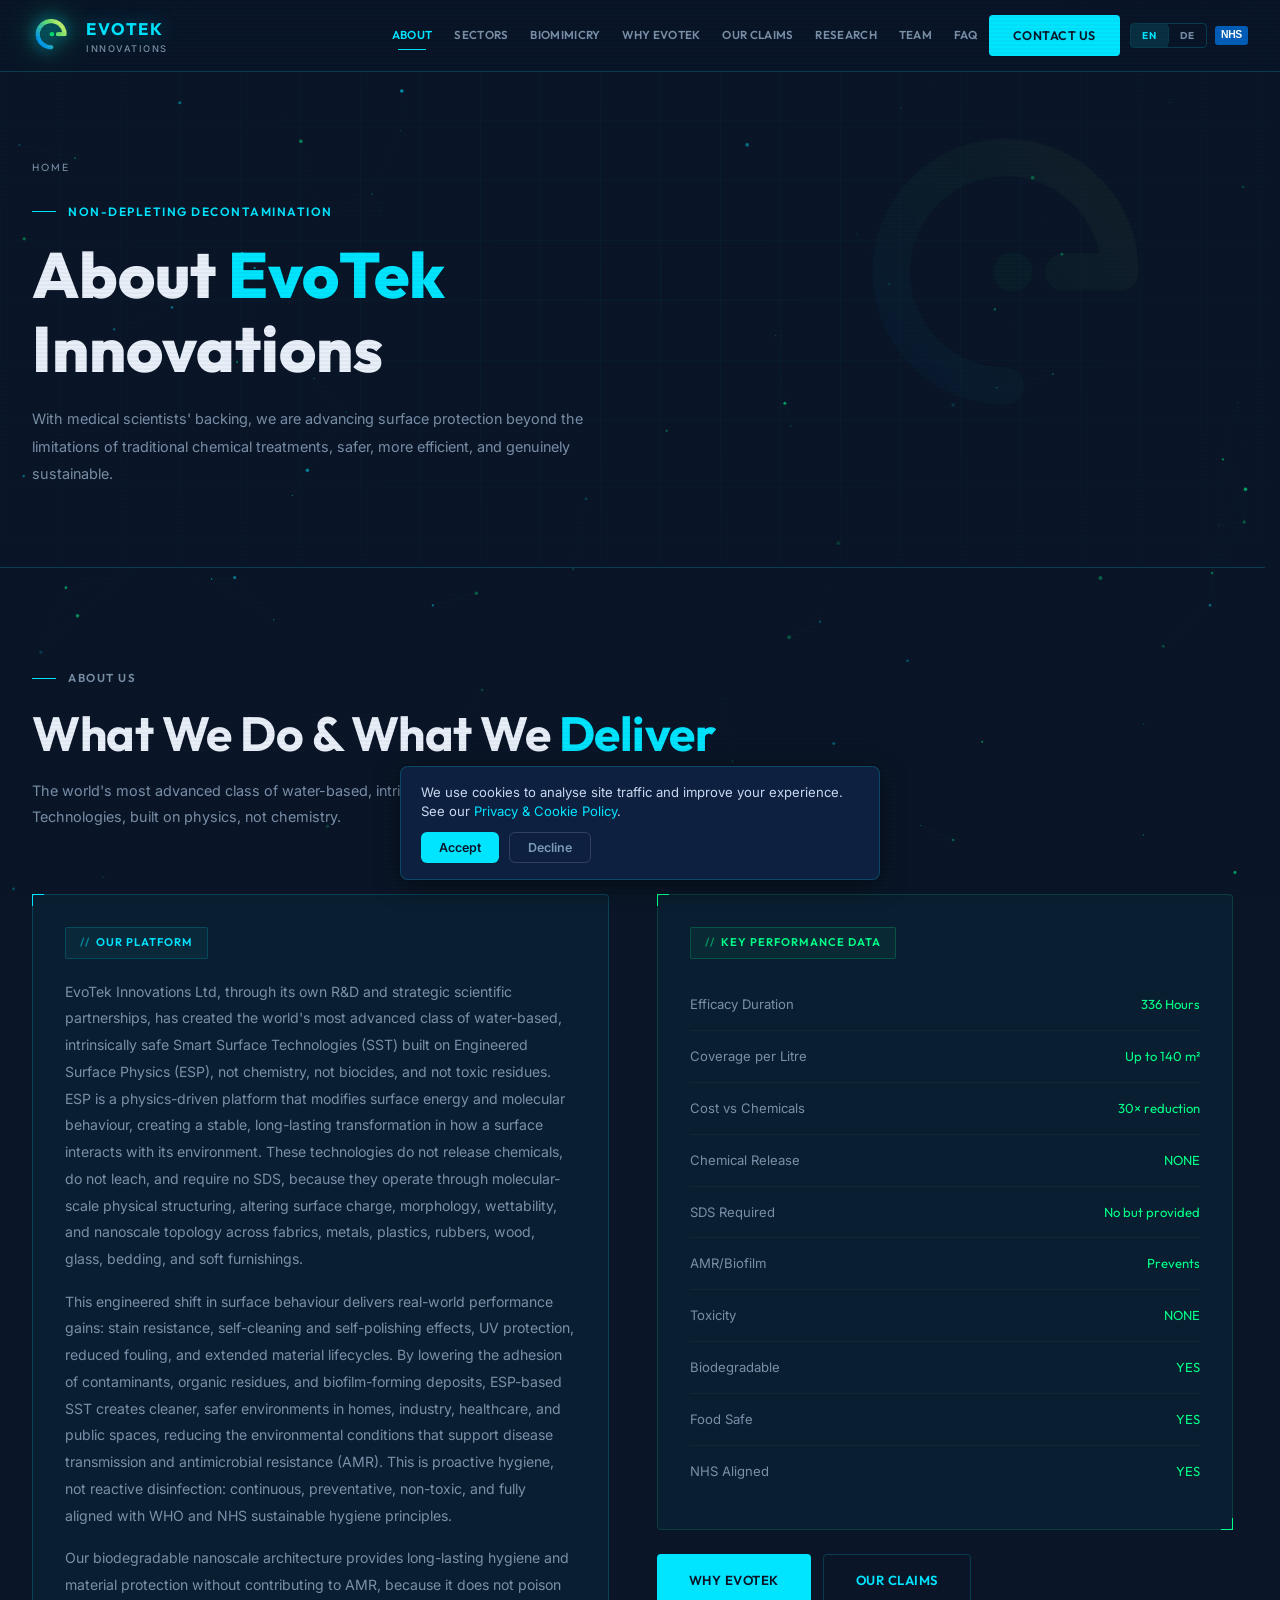
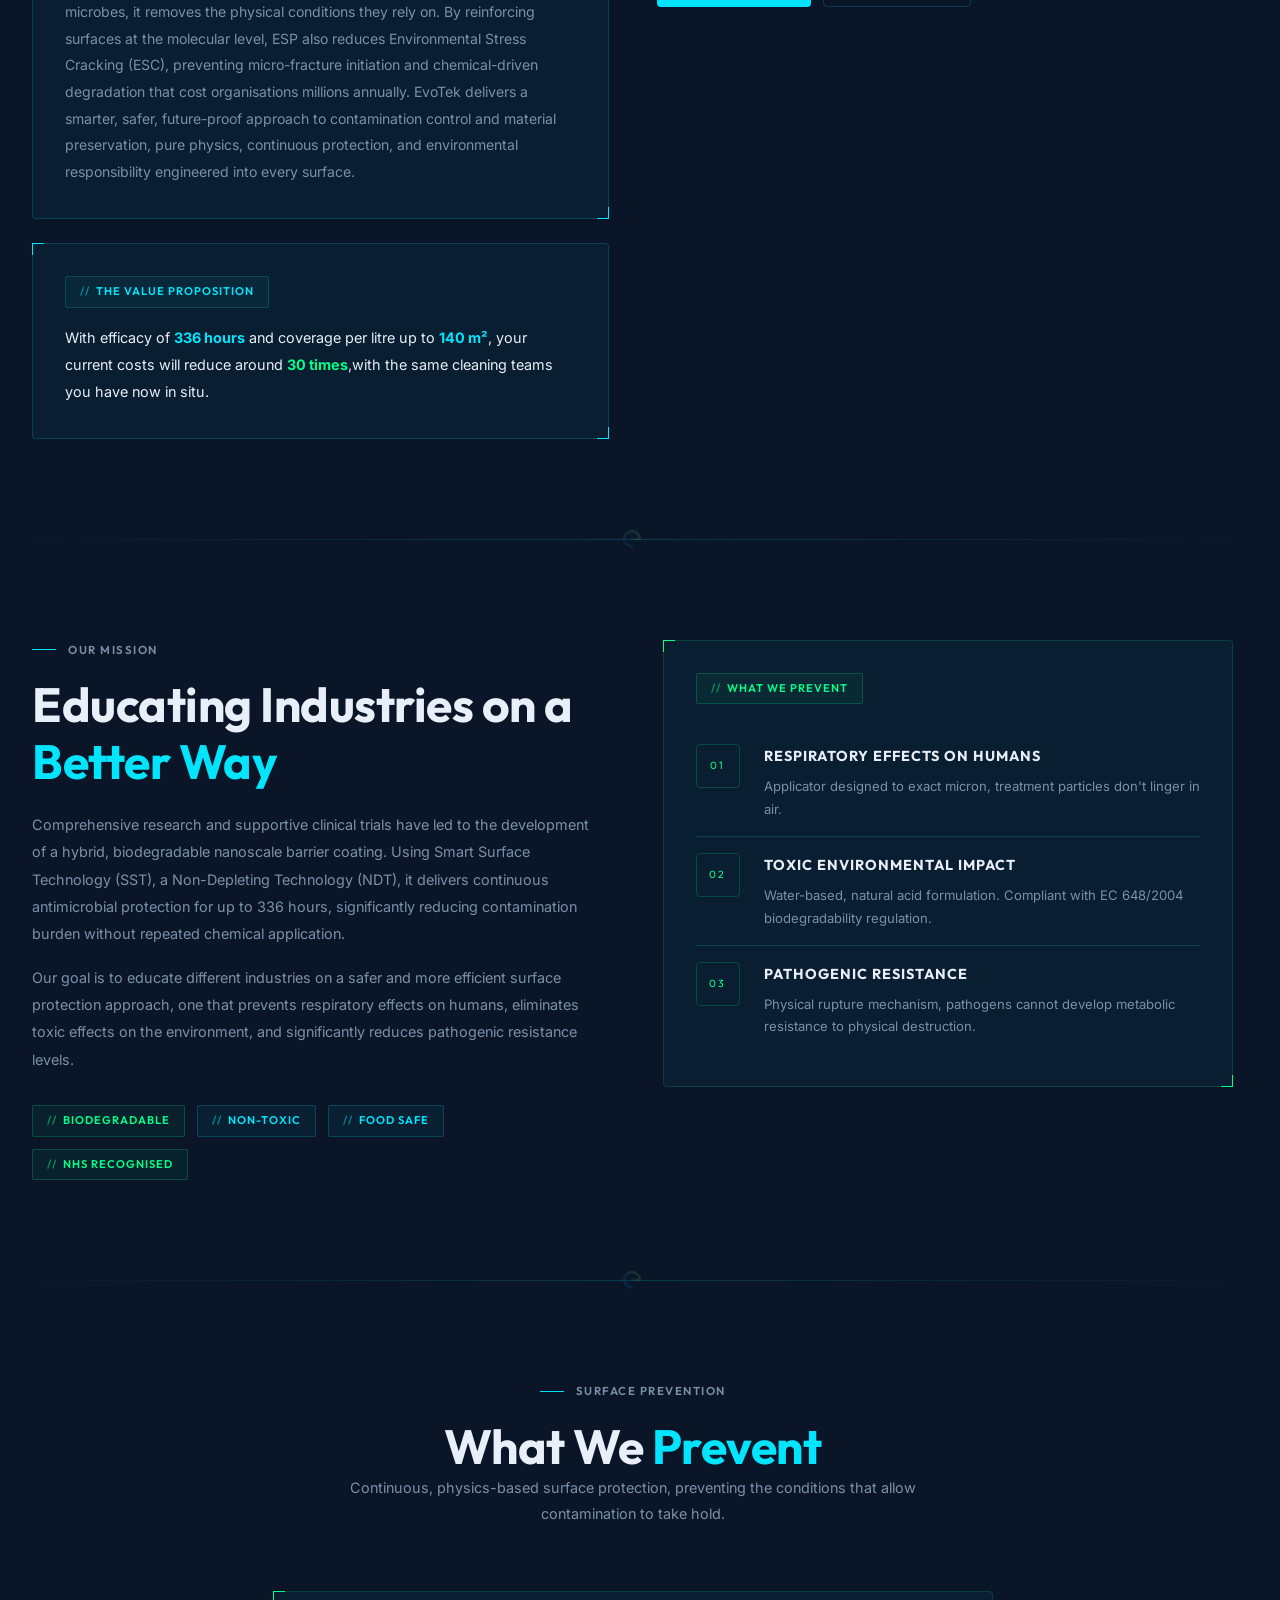
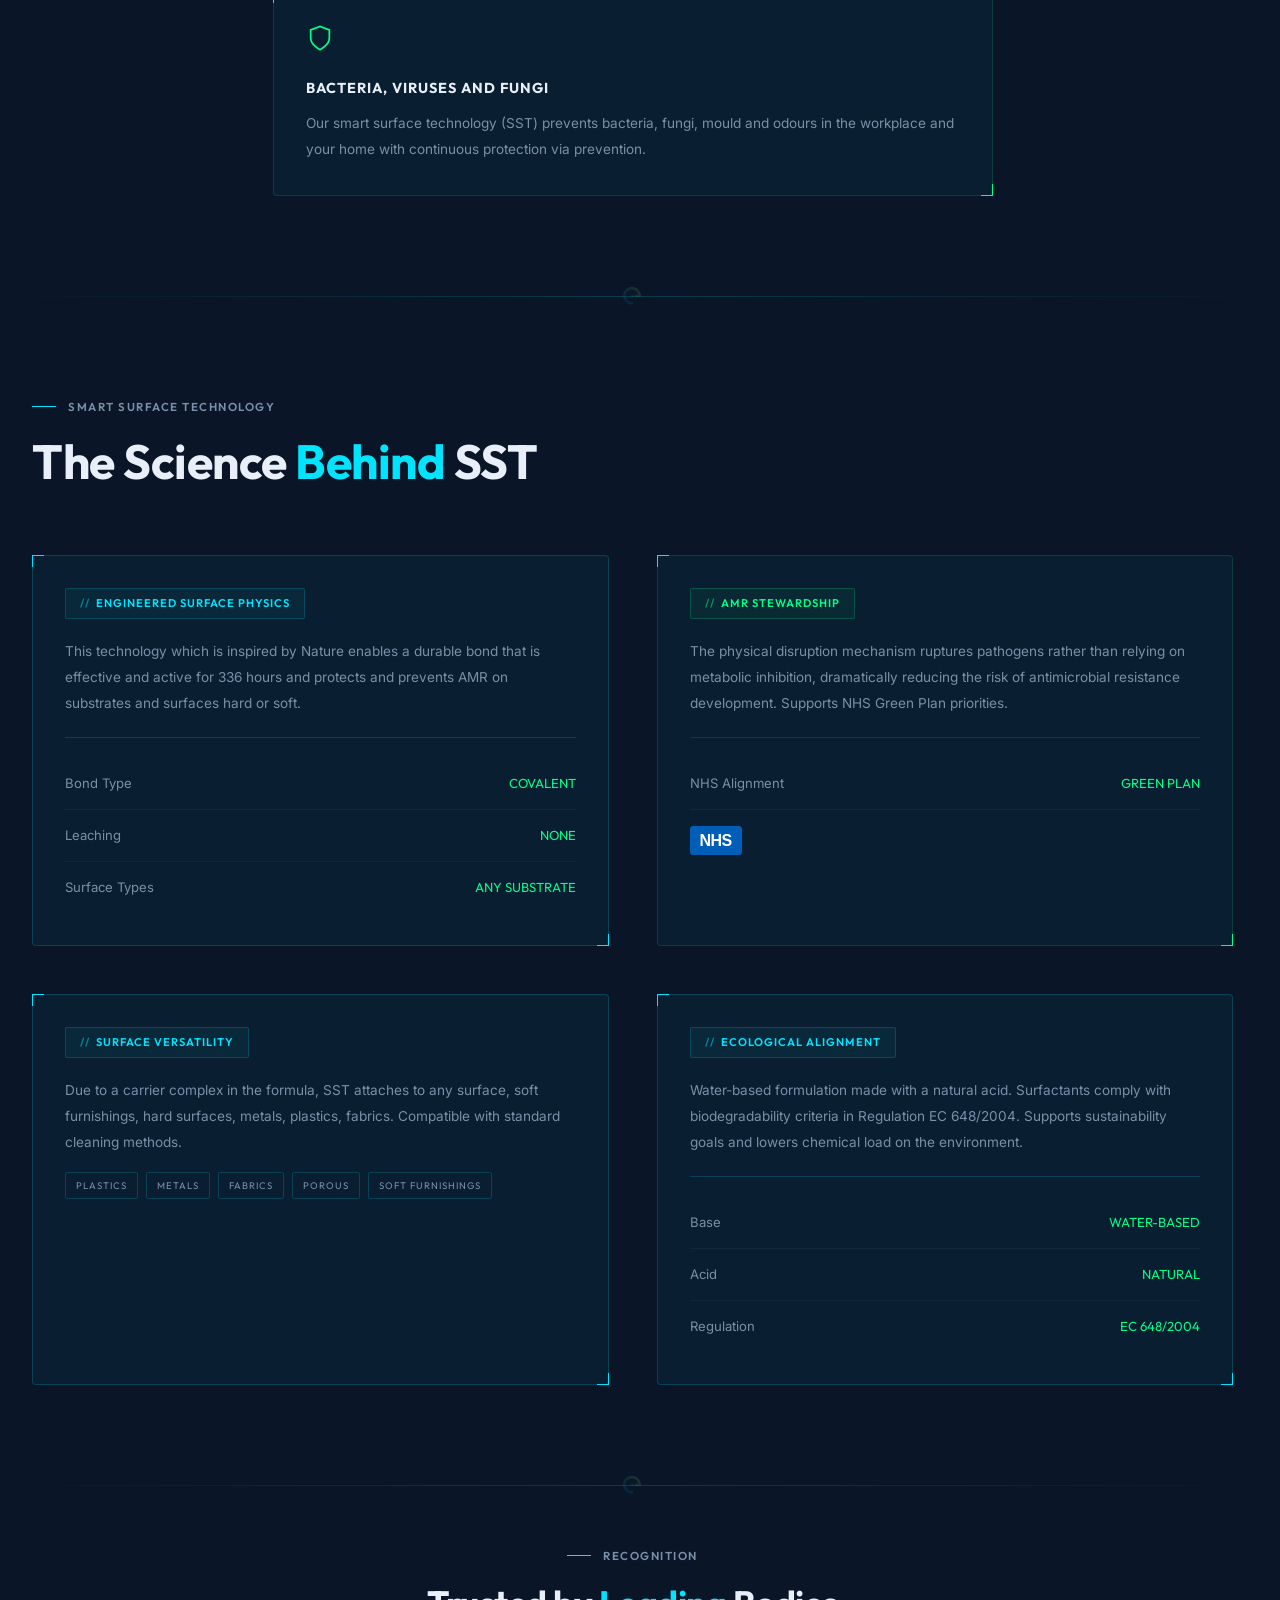
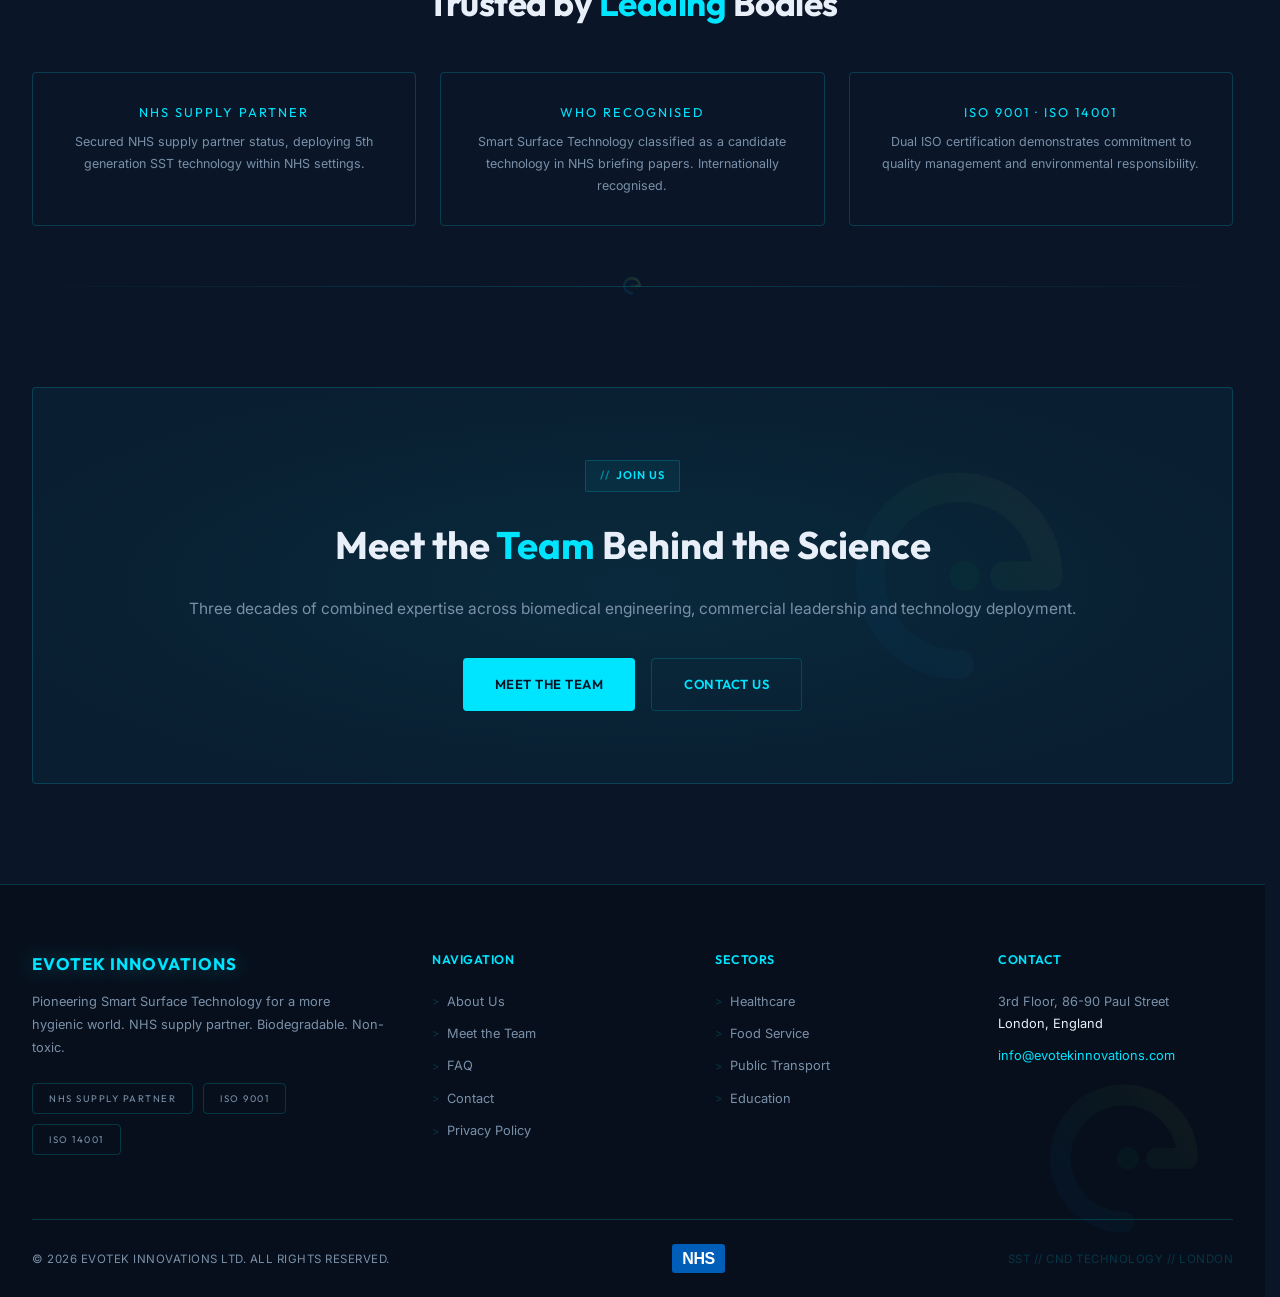
<file: about.html>
﻿<!DOCTYPE html>
<html lang="en">
<head>
  <meta charset="UTF-8"/>
  <meta name="viewport" content="width=device-width, initial-scale=1.0"/>
  <title>About | EvoTek Innovations | Smart Surface Technology</title>
  <meta name="description" content="Learn how EvoTek Innovations is advancing surface protection beyond conventional chemical treatments with biodegradable nanoscale barrier coatings and Smart Surface Technology."/>
  <link rel="stylesheet" href="css/style.css"/>
  <link rel="canonical" href="https://evotekinnovations.com/about.html"/>
  <meta name="robots" content="index, follow, max-snippet:-1, max-image-preview:large, max-video-preview:-1">
  <meta name="googlebot" content="index, follow">
  <meta property="og:type" content="website">
  <meta property="og:url" content="https://evotekinnovations.com/about.html">
  <meta property="og:title" content="About | EvoTek Innovations | Smart Surface Technology">
  <meta property="og:description" content="EvoTek Innovations advances surface protection with biodegradable nanoscale barrier coatings. Smart Surface Technology trusted by NHS. Based in London.">
  <meta property="og:image" content="https://evotekinnovations.com/assets/og-image.jpg">
  <meta property="og:locale" content="en_GB">
  <meta property="og:site_name" content="EvoTek Innovations">
  <meta name="twitter:card" content="summary_large_image">
  <meta name="twitter:title" content="About | EvoTek Innovations | Smart Surface Technology">
  <meta name="twitter:description" content="EvoTek Innovations advances surface protection with biodegradable nanoscale barrier coatings. Smart Surface Technology trusted by NHS. Based in London.">
  <meta name="twitter:image" content="https://evotekinnovations.com/assets/og-image.jpg">
  <meta name="geo.region" content="GB-ENG">
  <meta name="geo.placename" content="London, England">
  <meta name="geo.position" content="51.52436;-0.08648">
  <meta name="ICBM" content="51.52436, -0.08648">
  <link rel="alternate" hreflang="en" href="https://evotekinnovations.com/about.html"/>
  <link rel="alternate" hreflang="de" href="https://evotekinnovations.com/about.html?lang=de"/>
  <link rel="alternate" hreflang="x-default" href="https://evotekinnovations.com/about.html"/>
  <script type="application/ld+json">
  {
    "@context": "https://schema.org",
    "@graph": [
      {
        "@type": "BreadcrumbList",
        "itemListElement": [
          { "@type": "ListItem", "position": 1, "name": "Home", "item": "https://evotekinnovations.com/" },
          { "@type": "ListItem", "position": 2, "name": "About", "item": "https://evotekinnovations.com/about.html" }
        ]
      },
      {
        "@type": "AboutPage",
        "@id": "https://evotekinnovations.com/about.html",
        "url": "https://evotekinnovations.com/about.html",
        "name": "About EvoTek Innovations",
        "isPartOf": { "@id": "https://evotekinnovations.com/#website" },
        "inLanguage": "en-GB"
      }
    ]
  }
  </script>
  <meta name="robots" content="index, follow"/>
</head>
<body>

<nav aria-label="Main navigation">
  <div class="nav-inner">
    <a href="index.html" class="nav-logo">
      <img src="images/EVO2.png" alt="EvoTek Logo" class="nav-logo-img"/>
      <div>
        <span class="nav-logo-name">EVOTEK</span>
        <span class="nav-logo-sub">INNOVATIONS</span>
      </div>
    </a>
    <div class="nav-links">
      <a href="about.html" class="nav-link" data-i18n="nav.about">ABOUT</a>
      <a href="sectors.html" class="nav-link" data-i18n="nav.sectors">SECTORS</a>
      <a href="biomimicry.html" class="nav-link" data-i18n="nav.biomimicry">BIOMIMICRY</a>
      <a href="why-evotek.html" class="nav-link" data-i18n="nav.why">WHY EVOTEK</a>
      <a href="claims.html" class="nav-link" data-i18n="nav.claims">OUR CLAIMS</a>
      <a href="research.html" class="nav-link">RESEARCH</a>
      <a href="team.html" class="nav-link" data-i18n="nav.team">TEAM</a>
      <a href="faq.html" class="nav-link" data-i18n="nav.faq">FAQ</a>
      <a href="contact.html" class="nav-cta" data-i18n="nav.contact">CONTACT US</a>
      <div class="lang-switcher" id="lang-switcher">
        <button class="lang-btn active" onclick="setLang('en')" id="btn-en">EN</button>
        <div class="lang-divider"></div>
        <button class="lang-btn" onclick="setLang('de')" id="btn-de">DE</button>
      </div>
            <a href="https://www.england.nhs.uk/" target="_blank" rel="noopener" class="nhs-logo nhs-logo--nav" title="NHS Supply Partner">NHS</a>
    </div>
    <button class="hamburger" id="hamburger" aria-label="Open menu" aria-expanded="false">
      <span></span><span></span><span></span>
    </button>
  </div>
</nav>
<div id="mobile-nav">
  <a href="about.html" data-i18n="nav.about">ABOUT</a>
  <a href="sectors.html" data-i18n="nav.sectors">SECTORS</a>
  <a href="biomimicry.html" data-i18n="nav.biomimicry">BIOMIMICRY</a>
  <a href="why-evotek.html" data-i18n="nav.why">WHY EVOTEK</a>
  <a href="claims.html" data-i18n="nav.claims">OUR CLAIMS</a>
  <a href="research.html">RESEARCH</a>
  <a href="team.html" data-i18n="nav.team.mob">MEET THE TEAM</a>
  <a href="faq.html" data-i18n="nav.faq">FAQ</a>
  <a href="contact.html" class="nav-cta" data-i18n="nav.contact">CONTACT US</a>
  <div class="lang-switcher" style="margin:16px auto 0;justify-content:center;">
    <button class="lang-btn active" onclick="setLang('en')" id="mob-btn-en">EN</button>
    <div class="lang-divider"></div>
    <button class="lang-btn" onclick="setLang('de')" id="mob-btn-de">DE</button>
  </div>
</div>

<!-- PAGE HERO -->
<header class="page-hero">
  <div class="logo-watermark page-hero-watermark"></div>
  <div class="hero-grid-bg"></div>
  <div class="container">
    <a href="index.html" data-i18n="nav.home" style="display:inline-flex;align-items:center;gap:8px;font-family:var(--font-head);font-size:0.65rem;letter-spacing:2px;color:var(--muted);margin-bottom:24px;transition:color 0.2s;" onmouseover="this.style.color='var(--cyan)'" onmouseout="this.style.color='var(--muted)'">
      <svg width="14" height="14" viewBox="0 0 24 24" fill="none" stroke="currentColor" stroke-width="2" stroke-linecap="round" aria-hidden="true"><line x1="19" y1="12" x2="5" y2="12"/><polyline points="12 19 5 12 12 5"/></svg>
      HOME
    </a>
    <div class="page-hero-label" data-i18n="about.hero.label">NON-DEPLETING DECONTAMINATION</div>
    <h1 data-i18n-html="about.hero.h1">About <span class="accent">EvoTek</span><br>Innovations</h1>
    <p class="page-hero-sub" data-i18n="about.hero.sub">With medical scientists' backing, we are advancing surface protection beyond the limitations of traditional chemical treatments — safer, more efficient, and genuinely sustainable.</p>
  </div>
</header>

<!-- WHAT WE DO & WHAT WE DELIVER -->
<section class="section">
  <div class="container">
    <div class="section-header reveal" style="max-width:800px;">
      <div class="section-label" data-i18n="about.sec1.label">ABOUT US</div>
      <h2 class="section-title" data-i18n-html="about.sec1.title">What We Do &amp; What We <span class="accent">Deliver</span></h2>
      <p class="section-sub" data-i18n="about.sec1.sub">The world's most advanced class of water-based, intrinsically safe Smart Surface Technologies — built on physics, not chemistry.</p>
    </div>
    <div class="grid-2" style="gap:48px;align-items:start;">
      <div>
        <div class="hud-card reveal" style="margin-bottom:24px;">
          <div class="chip" style="margin-bottom:20px;" data-i18n="about.platform.chip">OUR PLATFORM</div>
          <p style="font-size:0.88rem;color:var(--muted);line-height:1.9;margin-bottom:16px;" data-i18n="about.platform.p1">EvoTek Innovations Ltd, through its own R&amp;D and strategic scientific partnerships, has created the world's most advanced class of water-based, intrinsically safe Smart Surface Technologies (SST) built on Engineered Surface Physics (ESP) — not chemistry, not biocides, and not toxic residues. ESP is a physics-driven platform that modifies surface energy and molecular behaviour, creating a stable, long-lasting transformation in how a surface interacts with its environment. These technologies do not release chemicals, do not leach, and require no SDS, because they operate through molecular-scale physical structuring, altering surface charge, morphology, wettability, and nanoscale topology across fabrics, metals, plastics, rubbers, wood, glass, bedding, and soft furnishings.</p>
          <p style="font-size:0.88rem;color:var(--muted);line-height:1.9;margin-bottom:16px;" data-i18n="about.platform.p2">This engineered shift in surface behaviour delivers real-world performance gains: stain resistance, self-cleaning and self-polishing effects, UV protection, reduced fouling, and extended material lifecycles. By lowering the adhesion of contaminants, organic residues, and biofilm-forming deposits, ESP-based SST creates cleaner, safer environments in homes, industry, healthcare, and public spaces — reducing the environmental conditions that support disease transmission and antimicrobial resistance (AMR). This is proactive hygiene, not reactive disinfection: continuous, preventative, non-toxic, and fully aligned with WHO and NHS sustainable hygiene principles.</p>
          <p style="font-size:0.88rem;color:var(--muted);line-height:1.9;" data-i18n="about.platform.p3">Our biodegradable nanoscale architecture provides long-lasting hygiene and material protection without contributing to AMR, because it does not poison microbes — it removes the physical conditions they rely on. By reinforcing surfaces at the molecular level, ESP also reduces Environmental Stress Cracking (ESC), preventing micro-fracture initiation and chemical-driven degradation that cost organisations millions annually. EvoTek delivers a smarter, safer, future-proof approach to contamination control and material preservation — pure physics, continuous protection, and environmental responsibility engineered into every surface.</p>
        </div>
        <div class="hud-card reveal" style="background:rgba(0,229,255,0.04);">
          <div class="chip" style="margin-bottom:16px;" data-i18n="about.value.chip">THE VALUE PROPOSITION</div>
          <p style="font-size:0.9rem;color:var(--text);line-height:1.9;" data-i18n-html="about.value.p">With efficacy of <strong style="color:var(--cyan)">336 hours</strong> and coverage per litre up to <strong style="color:var(--cyan)">140 m²</strong>, your current costs will reduce around <strong style="color:var(--green)">30 times</strong> — with the same cleaning teams you have now in situ.</p>
        </div>
      </div>
      <div class="reveal" style="transition-delay:120ms;">
        <div class="hud-card hud-card-green">
          <div class="chip chip-green" style="margin-bottom:20px;" data-i18n="about.kpd.chip">KEY PERFORMANCE DATA</div>
          <div class="data-row"><span class="data-key" data-i18n="about.kpd.dur.k">Efficacy Duration</span><span class="data-val">336 Hours</span></div>
          <div class="data-row"><span class="data-key" data-i18n="about.kpd.cov.k">Coverage per Litre</span><span class="data-val">Up to 140 m²</span></div>
          <div class="data-row"><span class="data-key" data-i18n="about.kpd.cost.k">Cost vs Chemicals</span><span class="data-val">30× reduction</span></div>
          <div class="data-row"><span class="data-key" data-i18n="about.kpd.chrel.k">Chemical Release</span><span class="data-val" style="color:var(--green)" data-i18n="about.kpd.none">NONE</span></div>
          <div class="data-row"><span class="data-key" data-i18n="about.kpd.sds.k">SDS Required</span><span class="data-val" style="color:var(--green)" data-i18n="about.kpd.no">NO</span></div>
          <div class="data-row"><span class="data-key" data-i18n="about.kpd.amr.k">AMR/Biofilm</span><span class="data-val" style="color:var(--green)" data-i18n="about.kpd.zero">Prevents</span></div>
          <div class="data-row"><span class="data-key" data-i18n="about.kpd.tox.k">Toxicity</span><span class="data-val" style="color:var(--green)" data-i18n="about.kpd.none2">NONE</span></div>
          <div class="data-row"><span class="data-key" data-i18n="about.kpd.bio.k">Biodegradable</span><span class="data-val" style="color:var(--green)" data-i18n="about.kpd.yes">YES</span></div>
          <div class="data-row"><span class="data-key" data-i18n="about.kpd.food.k">Food Safe</span><span class="data-val" style="color:var(--green)" data-i18n="about.kpd.yes2">YES</span></div>
          <div class="data-row"><span class="data-key" data-i18n="about.kpd.nhs.k">NHS Aligned</span><span class="data-val" style="color:var(--green)" data-i18n="about.kpd.yes3">YES</span></div>
        </div>
        <div style="display:flex;gap:12px;flex-wrap:wrap;margin-top:24px;">
          <a href="why-evotek.html" class="btn-primary" data-i18n="about.btn.why">WHY EVOTEK</a>
          <a href="claims.html" class="btn-ghost" data-i18n="about.btn.claims">OUR CLAIMS</a>
        </div>
      </div>
    </div>
  </div>
</section>

<div class="sep"></div>

<!-- MISSION -->
<section class="section">
  <div class="container">
    <div class="grid-2" style="gap:60px;align-items:start;">
      <div class="reveal">
        <div class="section-label" data-i18n="about.sec2.label">OUR MISSION</div>
        <h2 class="section-title" data-i18n-html="about.sec2.title">Educating Industries on a <span class="accent">Better Way</span></h2>
        <p style="font-size:0.9rem;color:var(--muted);line-height:1.9;margin-top:20px;" data-i18n="about.mission.p1">Comprehensive research and supportive clinical trials have led to the development of a hybrid, biodegradable nanoscale barrier coating. Using Smart Surface Technology (SST) — a Non-Depleting Technology (NDT) — it delivers continuous antimicrobial protection for up to 336 hours, significantly reducing contamination burden without repeated chemical application.</p>
        <p style="font-size:0.9rem;color:var(--muted);line-height:1.9;margin-top:16px;" data-i18n="about.mission.p2">Our goal is to educate different industries on a safer and more efficient surface protection approach — one that prevents respiratory effects on humans, eliminates toxic effects on the environment, and significantly reduces pathogenic resistance levels.</p>
        <div style="display:flex;gap:12px;flex-wrap:wrap;margin-top:32px;">
          <span class="chip chip-green" data-i18n="about.chip.biodeg">BIODEGRADABLE</span>
          <span class="chip" data-i18n="about.chip.nontox">NON-TOXIC</span>
          <span class="chip" data-i18n="about.chip.foodsafe">FOOD SAFE</span>
          <span class="chip chip-green" data-i18n="about.chip.nhs">NHS RECOGNISED</span>
        </div>
      </div>
      <div class="reveal" style="transition-delay:120ms">
        <div class="hud-card hud-card-green">
          <div class="chip chip-green" style="margin-bottom:24px;" data-i18n="about.prevent.chip">WHAT WE PREVENT</div>
          <div class="step-line" style="padding:16px 0;">
            <div class="step-num" style="border-color:rgba(0,255,136,0.2);color:var(--green);">01</div>
            <div class="step-content">
              <h3 data-i18n="about.prevent.s1.h">RESPIRATORY EFFECTS ON HUMANS</h3>
              <p data-i18n="about.prevent.s1.p">Applicator designed to exact micron — treatment particles don't linger in air.</p>
            </div>
          </div>
          <div class="step-line" style="padding:16px 0;">
            <div class="step-num" style="border-color:rgba(0,255,136,0.2);color:var(--green);">02</div>
            <div class="step-content">
              <h3 data-i18n="about.prevent.s2.h">TOXIC ENVIRONMENTAL IMPACT</h3>
              <p data-i18n="about.prevent.s2.p">Water-based, natural acid formulation. Compliant with EC 648/2004 biodegradability regulation.</p>
            </div>
          </div>
          <div class="step-line" style="padding:16px 0;border-bottom:none;">
            <div class="step-num" style="border-color:rgba(0,255,136,0.2);color:var(--green);">03</div>
            <div class="step-content">
              <h3 data-i18n="about.prevent.s3.h">PATHOGENIC RESISTANCE</h3>
              <p data-i18n="about.prevent.s3.p">Physical rupture mechanism — pathogens cannot develop metabolic resistance to physical destruction.</p>
            </div>
          </div>
        </div>
      </div>
    </div>
  </div>
</section>

<div class="sep"></div>

<!-- TARGET PATHOGENS -->
<section class="section">
  <div class="container">
    <div class="section-header reveal" style="text-align:center;max-width:600px;margin:0 auto 64px;">
      <div class="section-label" style="justify-content:center;" data-i18n="about.sec3.label">SURFACE PREVENTION</div>
      <h2 class="section-title" data-i18n-html="about.sec3.title">What We <span class="accent">Prevent</span></h2>
      <p class="section-sub" style="margin:0 auto;" data-i18n="about.sec3.sub">Continuous, physics-based surface protection — preventing the conditions that allow contamination to take hold.</p>
    </div>
    <div style="max-width:720px;margin:0 auto;">
      <div class="hud-card hud-card-green reveal">
        <svg width="28" height="28" viewBox="0 0 24 24" fill="none" stroke="var(--green)" stroke-width="1.5" stroke-linecap="round" aria-hidden="true" style="margin-bottom:16px;"><path d="M12 22s8-4 8-10V5l-8-3-8 3v7c0 6 8 10 8 10z"/></svg>
        <h3 style="font-family:var(--font-head);font-size:0.9rem;letter-spacing:1px;color:var(--text);margin-bottom:10px;">BACTERIA, VIRUSES AND FUNGI</h3>
        <p style="font-size:0.85rem;color:var(--muted);line-height:1.9;">Our smart surface technology (SST) prevents bacteria, fungi, mould and odours in the workplace and your home with continuous protection via prevention.</p>
      </div>
    </div>
  </div>
</section>

<div class="sep"></div>

<!-- TECHNOLOGY DETAIL -->
<section class="section">
  <div class="container">
    <div class="section-header reveal">
      <div class="section-label" data-i18n="about.sec4.label">SMART SURFACE TECHNOLOGY</div>
      <h2 class="section-title" data-i18n-html="about.sec4.title">The Science <span class="accent">Behind</span> SST</h2>
    </div>
    <div class="grid-2" style="gap:48px;">
      <div class="hud-card reveal">
        <div class="chip" style="margin-bottom:20px;" data-i18n="about.organo.chip">ENGINEERED SURFACE PHYSICS</div>
        <p style="font-size:0.85rem;color:var(--muted);line-height:1.9;" data-i18n="about.organo.p">This technology which is inspired by Nature enables a durable bond that is effective and active for 336 hours and protects and prevents AMR on substrates and surfaces hard or soft.</p>
        <div style="margin-top:20px;padding-top:20px;border-top:1px solid var(--border);">
          <div class="data-row"><span class="data-key" data-i18n="about.organo.bond.k">Bond Type</span><span class="data-val" data-i18n="about.organo.bond.v">COVALENT</span></div>
          <div class="data-row"><span class="data-key" data-i18n="about.organo.leach.k">Leaching</span><span class="data-val" data-i18n="about.organo.leach.v">NONE</span></div>
          <div class="data-row"><span class="data-key" data-i18n="about.organo.surf.k">Surface Types</span><span class="data-val" data-i18n="about.organo.surf.v">ANY SUBSTRATE</span></div>
        </div>
      </div>
      <div class="hud-card hud-card-green reveal" style="transition-delay:80ms">
        <div class="chip chip-green" style="margin-bottom:20px;" data-i18n="about.amr.chip">AMR STEWARDSHIP</div>
        <p style="font-size:0.85rem;color:var(--muted);line-height:1.9;" data-i18n="about.amr.p">The physical disruption mechanism ruptures pathogens rather than relying on metabolic inhibition — dramatically reducing the risk of antimicrobial resistance development. Supports NHS Green Plan priorities.</p>
        <div style="margin-top:20px;padding-top:20px;border-top:1px solid rgba(0,255,136,0.15);">
          <div class="data-row"><span class="data-key" data-i18n="about.amr.nhs.k">NHS Alignment</span><span class="data-val" style="color:var(--green)" data-i18n="about.amr.nhs.v">GREEN PLAN</span></div>
          <div style="margin-top:16px;">
            <a href="https://www.england.nhs.uk/" target="_blank" rel="noopener" class="nhs-logo" title="NHS Supply Partner">NHS</a>
          </div>
        </div>
      </div>
      <div class="hud-card reveal" style="transition-delay:160ms">
        <div class="chip" style="margin-bottom:20px;" data-i18n="about.versit.chip">SURFACE VERSATILITY</div>
        <p style="font-size:0.85rem;color:var(--muted);line-height:1.9;" data-i18n="about.versit.p">Due to a carrier complex in the formula, SST attaches to any surface — soft furnishings, hard surfaces, metals, plastics, fabrics. Compatible with standard cleaning methods.</p>
        <div style="display:flex;flex-wrap:wrap;gap:8px;margin-top:16px;">
          <span style="font-family:var(--font-head);font-size:0.6rem;letter-spacing:1px;color:var(--muted);border:1px solid var(--border);padding:4px 10px;border-radius:2px;" data-i18n="about.versit.t1">PLASTICS</span>
          <span style="font-family:var(--font-head);font-size:0.6rem;letter-spacing:1px;color:var(--muted);border:1px solid var(--border);padding:4px 10px;border-radius:2px;" data-i18n="about.versit.t2">METALS</span>
          <span style="font-family:var(--font-head);font-size:0.6rem;letter-spacing:1px;color:var(--muted);border:1px solid var(--border);padding:4px 10px;border-radius:2px;" data-i18n="about.versit.t3">FABRICS</span>
          <span style="font-family:var(--font-head);font-size:0.6rem;letter-spacing:1px;color:var(--muted);border:1px solid var(--border);padding:4px 10px;border-radius:2px;" data-i18n="about.versit.t4">POROUS</span>
          <span style="font-family:var(--font-head);font-size:0.6rem;letter-spacing:1px;color:var(--muted);border:1px solid var(--border);padding:4px 10px;border-radius:2px;" data-i18n="about.versit.t5">SOFT FURNISHINGS</span>
        </div>
      </div>
      <div class="hud-card reveal" style="transition-delay:240ms">
        <div class="chip" style="margin-bottom:20px;" data-i18n="about.eco.chip">ECOLOGICAL ALIGNMENT</div>
        <p style="font-size:0.85rem;color:var(--muted);line-height:1.9;" data-i18n="about.eco.p">Water-based formulation made with a natural acid. Surfactants comply with biodegradability criteria in Regulation EC 648/2004. Supports sustainability goals and lowers chemical load on the environment.</p>
        <div style="margin-top:20px;padding-top:20px;border-top:1px solid var(--border);">
          <div class="data-row"><span class="data-key" data-i18n="about.eco.base.k">Base</span><span class="data-val" data-i18n="about.eco.base.v">WATER-BASED</span></div>
          <div class="data-row"><span class="data-key" data-i18n="about.eco.acid.k">Acid</span><span class="data-val" data-i18n="about.eco.acid.v">NATURAL</span></div>
          <div class="data-row"><span class="data-key" data-i18n="about.eco.reg.k">Regulation</span><span class="data-val">EC 648/2004</span></div>
        </div>
      </div>
    </div>
  </div>
</section>

<div class="sep"></div>

<!-- ACCREDITATIONS -->
<section class="section-sm">
  <div class="container">
    <div class="section-header reveal" style="text-align:center;max-width:500px;margin:0 auto 48px;">
      <div class="section-label" style="justify-content:center;" data-i18n="about.sec5.label">RECOGNITION</div>
      <h2 class="section-title" style="font-size:clamp(1.4rem,3vw,2.2rem);" data-i18n-html="about.sec5.title">Trusted by <span class="accent">Leading</span> Bodies</h2>
    </div>
    <div class="accred-grid reveal">
      <div class="accred-item">
        <div class="accred-title" data-i18n="about.accred1.title">NHS SUPPLY PARTNER</div>
        <p class="accred-desc" data-i18n="about.accred1.desc">Secured NHS supply partner status — deploying 5th generation SST technology within NHS settings.</p>
      </div>
      <div class="accred-item">
        <div class="accred-title" data-i18n="about.accred2.title">WHO RECOGNISED</div>
        <p class="accred-desc" data-i18n="about.accred2.desc">Smart Surface Technology classified as a candidate technology in NHS briefing papers. Internationally recognised.</p>
      </div>
      <div class="accred-item">
        <div class="accred-title">ISO 9001 · ISO 14001</div>
        <p class="accred-desc" data-i18n="about.accred3.desc">Dual ISO certification demonstrates commitment to quality management and environmental responsibility.</p>
      </div>
    </div>
  </div>
</section>

<div class="sep"></div>

<!-- CTA -->
<section class="section">
  <div class="container">
    <div class="cta-banner reveal">
      <div class="logo-watermark cta-logo-watermark"></div>
      <div class="chip" style="margin:0 auto 20px;" data-i18n="about.cta.chip">JOIN US</div>
      <h2 data-i18n-html="about.cta.title">Meet the <span style="color:var(--cyan)">Team</span> Behind the Science</h2>
      <p data-i18n="about.cta.sub">Three decades of combined expertise across biomedical engineering, commercial leadership and technology deployment.</p>
      <div class="btns">
        <a href="team.html" class="btn-primary" data-i18n="about.cta.btn1">MEET THE TEAM</a>
        <a href="contact.html" class="btn-ghost" data-i18n="about.cta.btn2">CONTACT US</a>
      </div>
    </div>
  </div>
</section>

<!-- FOOTER -->
<footer style="position:relative;overflow:hidden;">
  <div class="logo-watermark footer-logo-watermark"></div>
  <div class="container">
    <div class="footer-top">
      <div>
        <div class="footer-brand-name">EVOTEK INNOVATIONS</div>
        <p class="footer-brand-desc" data-i18n="foot.desc">Pioneering Smart Surface Technology for a more hygienic world. NHS supply partner. Biodegradable. Non-toxic.</p>
        <div style="display:flex;gap:10px;flex-wrap:wrap;">
          <span class="accred-badge">NHS SUPPLY PARTNER</span>
          <span class="accred-badge">ISO 9001</span>
          <span class="accred-badge">ISO 14001</span>
        </div>
      </div>
      <div>
        <div class="footer-heading" data-i18n="foot.nav.h">NAVIGATION</div>
        <ul class="footer-links">
          <li><a href="about.html" data-i18n="foot.nav.1">About Us</a></li>
          <li><a href="team.html" data-i18n="foot.nav.2">Meet the Team</a></li>
          <li><a href="faq.html" data-i18n="foot.nav.3">FAQ</a></li>
          <li><a href="contact.html" data-i18n="foot.nav.4">Contact</a></li>
          <li><a href="privacy.html">Privacy Policy</a></li>
        </ul>
      </div>
      <div>
        <div class="footer-heading" data-i18n="foot.sec.h">SECTORS</div>
        <ul class="footer-links">
          <li><a href="sectors.html" data-i18n="foot.sec.1">Healthcare</a></li>
          <li><a href="sectors.html" data-i18n="foot.sec.2">Food Service</a></li>
          <li><a href="sectors.html" data-i18n="foot.sec.3">Public Transport</a></li>
          <li><a href="sectors.html" data-i18n="foot.sec.4">Education</a></li>
        </ul>
      </div>
      <div>
        <div class="footer-heading" data-i18n="foot.con.h">CONTACT</div>
        <div class="footer-contact-item">3rd Floor, 86-90 Paul Street<br><span>London, England</span></div>
        <div class="footer-contact-item"><a href="mailto:info@evotekinnovations.com" style="color:var(--cyan)">info@evotekinnovations.com</a></div>
      </div>
    </div>
    <div class="footer-bottom">
      <span data-i18n="foot.copy">© 2026 EVOTEK INNOVATIONS LTD. ALL RIGHTS RESERVED.</span>
      <a href="https://www.england.nhs.uk/" target="_blank" rel="noopener" class="nhs-logo" title="NHS Supply Partner">NHS</a>
      <span style="color:var(--border)">SST // CND TECHNOLOGY // LONDON</span>
    </div>
  </div>
</footer>

<script src="js/lang.js" defer></script>
<script src="js/main.js" defer></script>
<script src="js/cookies.js" defer></script>
</body>
</html>
</file>
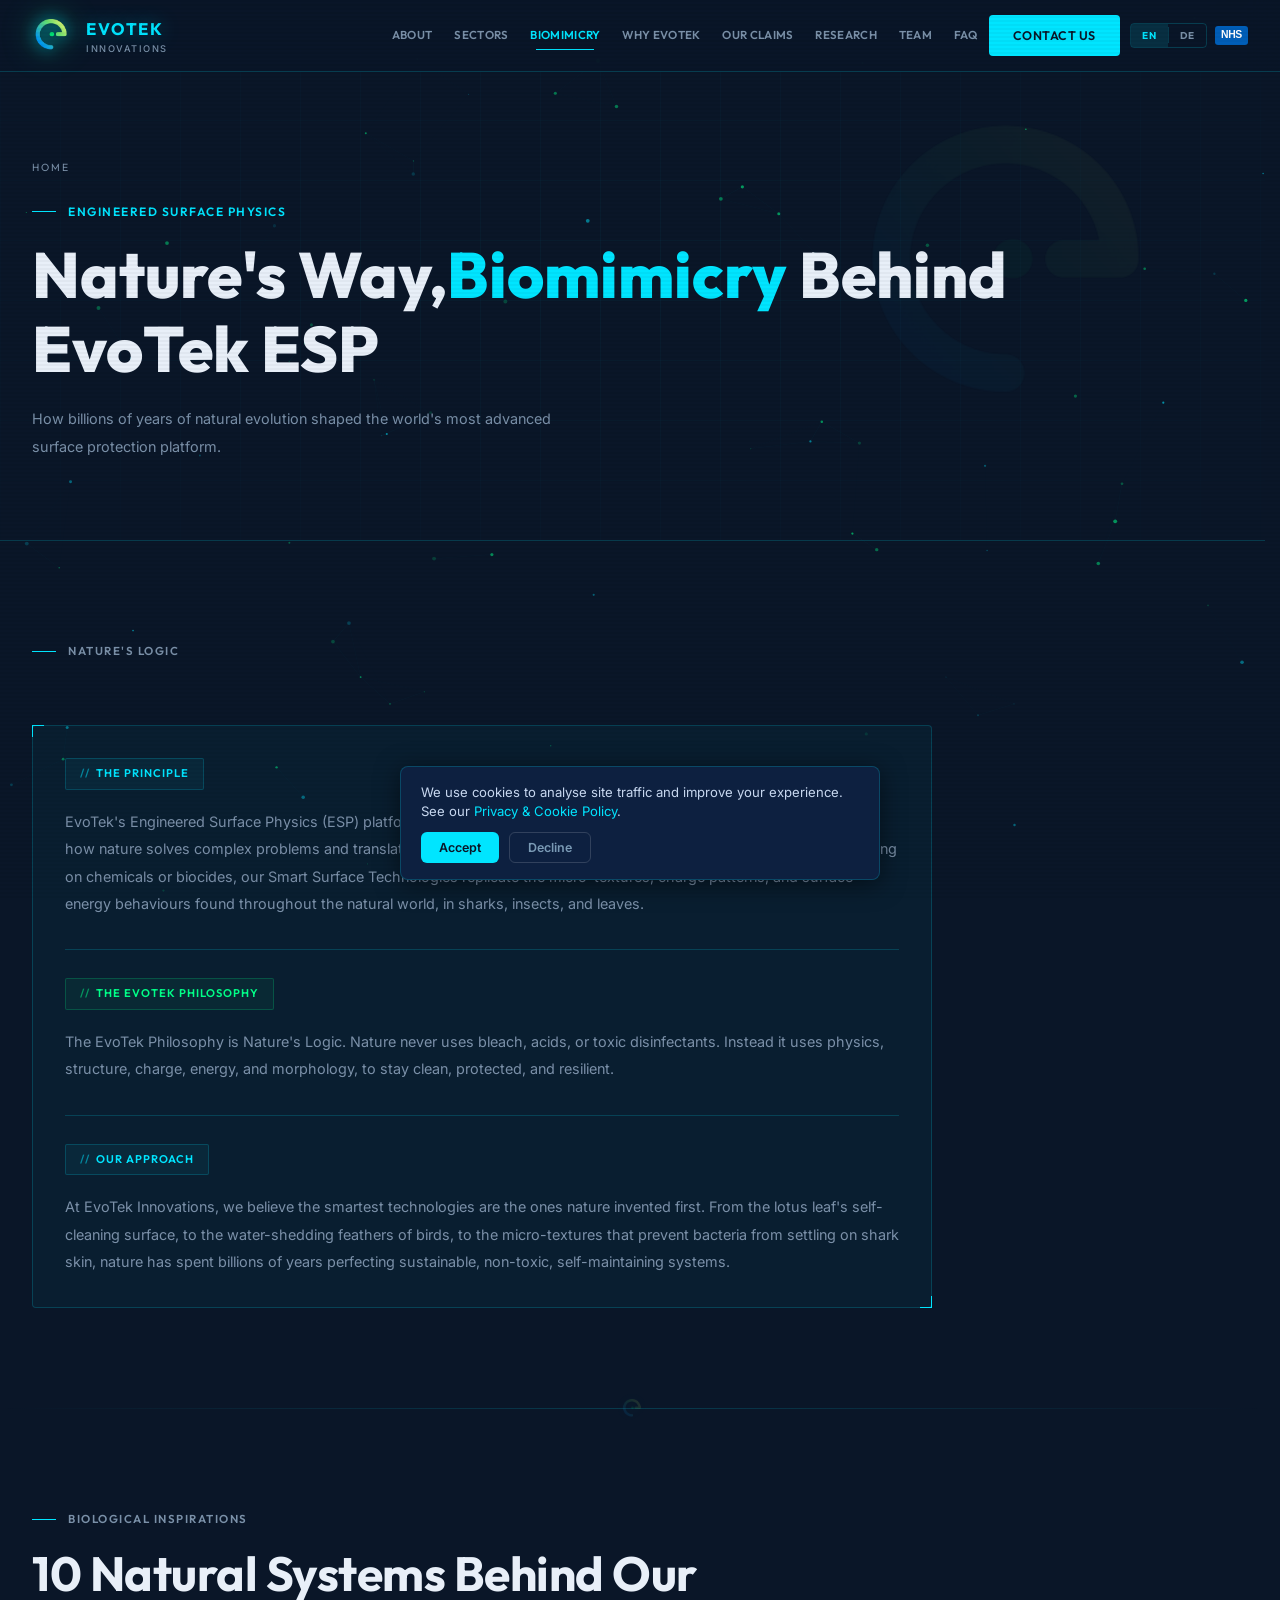
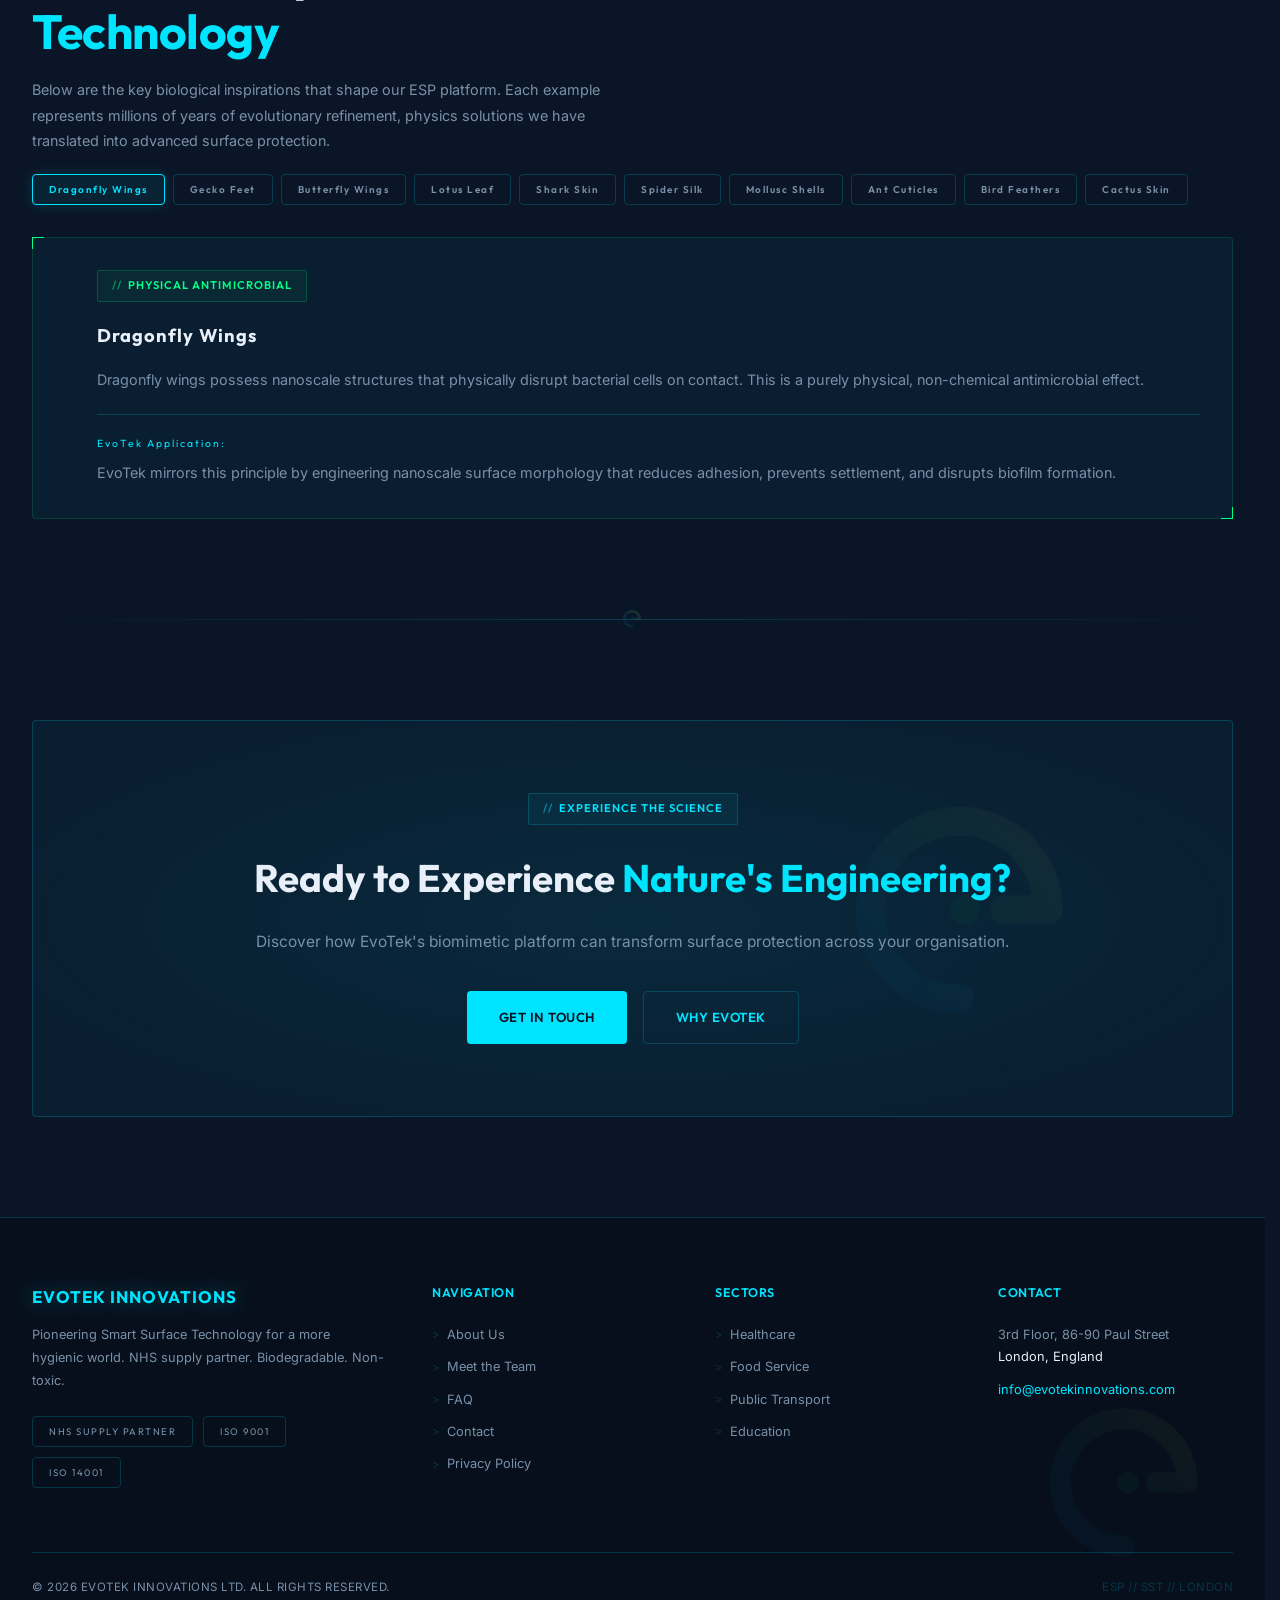
<file: biomimicry.html>
﻿<!DOCTYPE html>
<html lang="en">
<head>
  <meta charset="UTF-8"/>
  <meta name="viewport" content="width=device-width, initial-scale=1.0"/>
  <title>Biomimicry | EvoTek Innovations | Nature's Engineering</title>
  <meta name="description" content="EvoTek's Engineered Surface Physics is grounded in biomimicry — replicating nature's own surface protection principles from shark skin to lotus leaves."/>
  <link rel="stylesheet" href="css/style.css"/>
  <link rel="canonical" href="https://evotekinnovations.com/biomimicry.html"/>
  <meta name="robots" content="index, follow, max-snippet:-1, max-image-preview:large, max-video-preview:-1">
  <meta name="googlebot" content="index, follow">
  <meta property="og:type" content="website">
  <meta property="og:url" content="https://evotekinnovations.com/biomimicry.html">
  <meta property="og:title" content="Biomimicry | EvoTek Innovations | Nature's Engineering">
  <meta property="og:description" content="EvoTek's Engineered Surface Physics is grounded in biomimicry — replicating nature's own surface protection principles from shark skin to lotus leaves.">
  <meta property="og:image" content="https://evotekinnovations.com/assets/og-image.jpg">
  <meta property="og:locale" content="en_GB">
  <meta property="og:site_name" content="EvoTek Innovations">
  <meta name="twitter:card" content="summary_large_image">
  <meta name="twitter:title" content="Biomimicry | EvoTek Innovations | Nature's Engineering">
  <meta name="twitter:description" content="EvoTek's Engineered Surface Physics is grounded in biomimicry — replicating nature's own surface protection principles from shark skin to lotus leaves.">
  <meta name="twitter:image" content="https://evotekinnovations.com/assets/og-image.jpg">
  <meta name="geo.region" content="GB-ENG">
  <meta name="geo.placename" content="London, England">
  <meta name="geo.position" content="51.52436;-0.08648">
  <meta name="ICBM" content="51.52436, -0.08648">
  <link rel="alternate" hreflang="en" href="https://evotekinnovations.com/biomimicry.html"/>
  <link rel="alternate" hreflang="de" href="https://evotekinnovations.com/biomimicry.html?lang=de"/>
  <link rel="alternate" hreflang="x-default" href="https://evotekinnovations.com/biomimicry.html"/>
  <style>
    /* Bio Tab UI */
    .bio-tabs-nav {
      display: flex;
      flex-wrap: wrap;
      gap: 8px;
      margin-bottom: 32px;
    }
    .bio-tab-btn {
      font-family: var(--font-head);
      font-size: 0.62rem;
      letter-spacing: 1.5px;
      color: var(--muted);
      border: 1px solid var(--border);
      background: transparent;
      padding: 8px 16px;
      border-radius: var(--radius);
      cursor: pointer;
      transition: color 0.2s, border-color 0.2s, background 0.2s;
    }
    .bio-tab-btn:hover {
      color: var(--cyan);
      border-color: rgba(0,229,255,0.4);
    }
    .bio-tab-btn.active {
      color: var(--cyan);
      border-color: var(--cyan);
      background: rgba(0,229,255,0.06);
      box-shadow: 0 0 12px rgba(0,229,255,0.15);
    }
    .bio-panel { display: none; }
    .bio-panel.active { display: block; }
    .bio-panel-inner {
      padding: 32px 32px 32px 56px;
    }
    .bio-app-label {
      font-family: var(--font-head);
      font-size: 0.65rem;
      letter-spacing: 2px;
      color: var(--cyan);
      margin-top: 20px;
      margin-bottom: 6px;
    }
    .bio-sep {
      border: none;
      border-top: 1px solid var(--border);
      margin: 20px 0;
    }
    .claims-list {
      list-style: none;
      padding: 0;
      margin: 0;
    }
    .claims-list li {
      display: flex;
      align-items: flex-start;
      gap: 10px;
      font-size: 0.875rem;
      color: var(--muted);
      line-height: 1.75;
      padding: 6px 0;
      border-bottom: 1px solid rgba(0,229,255,0.06);
    }
    .claims-list li:last-child { border-bottom: none; }
    .claims-list li::before {
      content: '→';
      color: var(--cyan);
      flex-shrink: 0;
      margin-top: 1px;
    }
  </style>
  <meta property="og:type" content="website"/>
  <meta property="og:site_name" content="EvoTek Innovations"/>
  <meta property="og:title" content="Biomimicry | EvoTek Innovations | Nature-Inspired Surface Science"/>
  <meta property="og:description" content="EvoTek biomimicry-inspired Smart Surface Technology draws from nature's self-cleaning mechanisms. Nanoscale coatings for lasting antimicrobial surface protection."/>
  <meta property="og:url" content="https://www.evotekinnovations.com/biomimicry.html"/>
  <meta property="og:image" content="https://www.evotekinnovations.com/images/EVO2.png"/>
  <meta name="twitter:card" content="summary_large_image"/>
  <meta name="twitter:title" content="Biomimicry | EvoTek Innovations | Nature-Inspired Surface Science"/>
  <meta name="twitter:description" content="EvoTek biomimicry-inspired Smart Surface Technology draws from nature's self-cleaning mechanisms. Nanoscale coatings for lasting antimicrobial surface protection."/>
  <meta name="twitter:image" content="https://www.evotekinnovations.com/images/EVO2.png"/>
  <link rel="alternate" hreflang="en" href="https://www.evotekinnovations.com/biomimicry.html"/>
  <link rel="alternate" hreflang="de" href="https://www.evotekinnovations.com/biomimicry.html?lang=de"/>
  <link rel="alternate" hreflang="x-default" href="https://www.evotekinnovations.com/biomimicry.html"/>
  <script type="application/ld+json">
  {
    "@context": "https://schema.org",
    "@graph": [
      {
        "@type": "BreadcrumbList",
        "itemListElement": [
          { "@type": "ListItem", "position": 1, "name": "Home", "item": "https://www.evotekinnovations.com/" },
          { "@type": "ListItem", "position": 2, "name": "Biomimicry", "item": "https://www.evotekinnovations.com/biomimicry.html" }
        ]
      },
      {
        "@type": "WebPage",
        "@id": "https://www.evotekinnovations.com/biomimicry.html",
        "url": "https://www.evotekinnovations.com/biomimicry.html",
        "name": "Biomimicry",
        "isPartOf": { "@id": "https://www.evotekinnovations.com/#website" },
        "inLanguage": "en-GB"
      }
    ]
  }
  </script>
  <meta name="robots" content="index, follow"/>
</head>
<body>

<nav aria-label="Main navigation">
  <div class="nav-inner">
    <a href="index.html" class="nav-logo">
      <img src="images/EVO2.png" alt="EvoTek Logo" class="nav-logo-img"/>
      <div>
        <span class="nav-logo-name">EVOTEK</span>
        <span class="nav-logo-sub">INNOVATIONS</span>
      </div>
    </a>
    <div class="nav-links">
      <a href="about.html" class="nav-link" data-i18n="nav.about">ABOUT</a>
      <a href="sectors.html" class="nav-link" data-i18n="nav.sectors">SECTORS</a>
      <a href="biomimicry.html" class="nav-link active">BIOMIMICRY</a>
      <a href="why-evotek.html" class="nav-link" data-i18n="nav.why">WHY EVOTEK</a>
      <a href="claims.html" class="nav-link" data-i18n="nav.claims">OUR CLAIMS</a>
      <a href="research.html" class="nav-link">RESEARCH</a>
      <a href="team.html" class="nav-link" data-i18n="nav.team">TEAM</a>
      <a href="faq.html" class="nav-link" data-i18n="nav.faq">FAQ</a>
      <a href="contact.html" class="nav-cta" data-i18n="nav.contact">CONTACT US</a>
      <div class="lang-switcher" id="lang-switcher">
        <button class="lang-btn active" onclick="setLang('en')" id="btn-en">EN</button>
        <div class="lang-divider"></div>
        <button class="lang-btn" onclick="setLang('de')" id="btn-de">DE</button>
      </div>
      <a href="https://www.england.nhs.uk/" target="_blank" rel="noopener" class="nhs-logo nhs-logo--nav" title="NHS Supply Partner">NHS</a>
    </div>
    <button class="hamburger" id="hamburger" aria-label="Open menu" aria-expanded="false">
      <span></span><span></span><span></span>
    </button>
  </div>
</nav>
<div id="mobile-nav">
  <a href="about.html" data-i18n="nav.about">ABOUT</a>
  <a href="sectors.html" data-i18n="nav.sectors">SECTORS</a>
  <a href="biomimicry.html" class="active">BIOMIMICRY</a>
  <a href="why-evotek.html" data-i18n="nav.why">WHY EVOTEK</a>
  <a href="claims.html" data-i18n="nav.claims">OUR CLAIMS</a>
  <a href="research.html">RESEARCH</a>
  <a href="team.html" data-i18n="nav.team.mob">MEET THE TEAM</a>
  <a href="faq.html" data-i18n="nav.faq">FAQ</a>
  <a href="contact.html" class="nav-cta" data-i18n="nav.contact">CONTACT US</a>
</div>

<!-- PAGE HERO -->
<header class="page-hero">
  <div class="logo-watermark page-hero-watermark"></div>
  <div class="hero-grid-bg"></div>
  <div class="container">
    <a href="index.html" data-i18n="nav.home" style="display:inline-flex;align-items:center;gap:8px;font-family:var(--font-head);font-size:0.65rem;letter-spacing:2px;color:var(--muted);margin-bottom:24px;transition:color 0.2s;" onmouseover="this.style.color='var(--cyan)'" onmouseout="this.style.color='var(--muted)'">
      <svg width="14" height="14" viewBox="0 0 24 24" fill="none" stroke="currentColor" stroke-width="2" stroke-linecap="round" aria-hidden="true"><line x1="19" y1="12" x2="5" y2="12"/><polyline points="12 19 5 12 12 5"/></svg>
      HOME
    </a>
    <div class="page-hero-label" data-i18n="bio.hero.label">ENGINEERED SURFACE PHYSICS</div>
    <h1 data-i18n-html="bio.hero.h1">Nature's Way — <span class="accent">Biomimicry</span> Behind EvoTek ESP</h1>
    <p class="page-hero-sub" data-i18n="bio.hero.sub">How billions of years of natural evolution shaped the world's most advanced surface protection platform.</p>
  </div>
</header>

<!-- SECTION 1: NATURE'S LOGIC -->
<section class="section">
  <div class="container">
    <div class="section-header reveal">
      <div class="section-label" data-i18n="bio.sec1.label">NATURE'S LOGIC</div>
    </div>
    <div class="hud-card reveal" style="max-width:900px;">
      <div style="margin-bottom:32px;">
        <span class="chip" style="margin-bottom:18px;" data-i18n="bio.principle.chip">THE PRINCIPLE</span>
        <p style="font-size:0.9rem;color:var(--muted);line-height:1.9;" data-i18n="bio.principle.p">EvoTek's Engineered Surface Physics (ESP) platform is grounded in the principles of biomimicry — the practice of studying how nature solves complex problems and translating those solutions into advanced human technologies. Instead of relying on chemicals or biocides, our Smart Surface Technologies replicate the micro-textures, charge patterns, and surface-energy behaviours found throughout the natural world — in sharks, insects, and leaves. These systems stay clean, dry, protected, and resilient without ever releasing toxins, and EvoTek applies the same physics at the molecular scale.</p>
      </div>
      <div style="border-top:1px solid var(--border);padding-top:28px;margin-bottom:32px;">
        <span class="chip chip-green" style="margin-bottom:18px;" data-i18n="bio.philosophy.chip">THE EVOTEK PHILOSOPHY</span>
        <p style="font-size:0.9rem;color:var(--muted);line-height:1.9;" data-i18n="bio.philosophy.p">The EvoTek Philosophy is Nature's Logic. Nature never uses bleach, acids, or toxic disinfectants. Instead it uses physics — structure, charge, energy, and morphology — to stay clean, protected, and resilient. Our innovations are engineered for modern life and to protect ourselves and our planet, as our ESP platform is the biomimetic evolution of hygiene and material protection: continuous, non-toxic, sustainable, and aligned with the way the natural world has always worked.</p>
      </div>
      <div style="border-top:1px solid var(--border);padding-top:28px;">
        <span class="chip" style="margin-bottom:18px;" data-i18n="bio.approach.chip">OUR APPROACH</span>
        <p style="font-size:0.9rem;color:var(--muted);line-height:1.9;" data-i18n="bio.approach.p">At EvoTek Innovations, we believe the smartest technologies are the ones nature invented first. Our Engineered Surface Physics (ESP) platform is built on the principles of biomimicry — the science of studying how the natural world solves problems and translating those solutions into advanced human technologies. From the lotus leaf's self-cleaning surface, to the water-shedding feathers of birds, to the micro-textures that prevent bacteria from settling on shark skin, nature has spent billions of years perfecting sustainable, non-toxic, self-maintaining systems. EvoTek replicates these same physical principles at the molecular scale, creating surfaces that stay cleaner, drier, and more resilient without chemicals, poisons, or environmental burden. This is nature's logic, engineered for modern life: protection through physics, longevity through design, and hygiene through the same mechanisms the natural world has relied on since the beginning of time.</p>
      </div>
    </div>
  </div>
</section>

<div class="sep"></div>

<!-- SECTION 2: BIOLOGICAL INSPIRATIONS — TABS -->
<section class="section">
  <div class="container">
    <div class="section-header reveal" style="max-width:700px;margin-bottom:20px;">
      <div class="section-label" data-i18n="bio.sec2.label">BIOLOGICAL INSPIRATIONS</div>
      <h2 class="section-title" data-i18n-html="bio.sec2.title">10 Natural Systems Behind Our <span class="accent">Technology</span></h2>
      <p class="section-sub" data-i18n="bio.sec2.sub">Below are the key biological inspirations that shape our ESP platform. Each example represents millions of years of evolutionary refinement — physics solutions we have translated into advanced surface protection.</p>
    </div>

    <!-- Tab Navigation -->
    <div class="bio-tabs-nav reveal" role="tablist" aria-label="Biological inspirations">
      <button class="bio-tab-btn active" data-tab="bio-dragonfly" role="tab" aria-selected="true" aria-controls="bio-dragonfly" data-i18n="bio.tab.dragonfly">Dragonfly Wings</button>
      <button class="bio-tab-btn" data-tab="bio-gecko" role="tab" aria-selected="false" aria-controls="bio-gecko" data-i18n="bio.tab.gecko">Gecko Feet</button>
      <button class="bio-tab-btn" data-tab="bio-butterfly" role="tab" aria-selected="false" aria-controls="bio-butterfly" data-i18n="bio.tab.butterfly">Butterfly Wings</button>
      <button class="bio-tab-btn" data-tab="bio-lotus" role="tab" aria-selected="false" aria-controls="bio-lotus" data-i18n="bio.tab.lotus">Lotus Leaf</button>
      <button class="bio-tab-btn" data-tab="bio-shark" role="tab" aria-selected="false" aria-controls="bio-shark" data-i18n="bio.tab.shark">Shark Skin</button>
      <button class="bio-tab-btn" data-tab="bio-spider" role="tab" aria-selected="false" aria-controls="bio-spider" data-i18n="bio.tab.spider">Spider Silk</button>
      <button class="bio-tab-btn" data-tab="bio-mollusc" role="tab" aria-selected="false" aria-controls="bio-mollusc" data-i18n="bio.tab.mollusc">Mollusc Shells</button>
      <button class="bio-tab-btn" data-tab="bio-ant" role="tab" aria-selected="false" aria-controls="bio-ant" data-i18n="bio.tab.ant">Ant Cuticles</button>
      <button class="bio-tab-btn" data-tab="bio-bird" role="tab" aria-selected="false" aria-controls="bio-bird" data-i18n="bio.tab.bird">Bird Feathers</button>
      <button class="bio-tab-btn" data-tab="bio-cactus" role="tab" aria-selected="false" aria-controls="bio-cactus" data-i18n="bio.tab.cactus">Cactus Skin</button>
    </div>

    <!-- Tab Panels -->
    <div class="bio-panel active" id="bio-dragonfly" role="tabpanel">
      <div class="hud-card hud-card-green bio-panel-inner">
        <span class="chip chip-green" style="margin-bottom:18px;" data-i18n="bio.dragonfly.chip">PHYSICAL ANTIMICROBIAL</span>
        <h3 style="font-family:var(--font-head);font-size:1.15rem;letter-spacing:1px;color:var(--text);margin-bottom:14px;" data-i18n="bio.dragonfly.h">Dragonfly Wings</h3>
        <p style="font-size:0.9rem;color:var(--muted);line-height:1.9;" data-i18n="bio.dragonfly.p">Dragonfly wings possess nanoscale structures that physically disrupt bacterial cells on contact. This is a purely physical, non-chemical antimicrobial effect.</p>
        <hr class="bio-sep"/>
        <div class="bio-app-label" data-i18n="bio.app.label">EvoTek Application:</div>
        <p style="font-size:0.9rem;color:var(--muted);line-height:1.9;" data-i18n="bio.dragonfly.app">EvoTek mirrors this principle by engineering nanoscale surface morphology that reduces adhesion, prevents settlement, and disrupts biofilm formation.</p>
      </div>
    </div>

    <div class="bio-panel" id="bio-gecko" role="tabpanel">
      <div class="hud-card bio-panel-inner">
        <span class="chip" style="margin-bottom:18px;" data-i18n="bio.gecko.chip">SURFACE ENERGY CONTROL</span>
        <h3 style="font-family:var(--font-head);font-size:1.15rem;letter-spacing:1px;color:var(--text);margin-bottom:14px;" data-i18n="bio.gecko.h">Gecko Feet</h3>
        <p style="font-size:0.9rem;color:var(--muted);line-height:1.9;" data-i18n="bio.gecko.p">Geckos adhere to surfaces using millions of microscopic setae that manipulate surface energy rather than glue.</p>
        <hr class="bio-sep"/>
        <div class="bio-app-label" data-i18n="bio.app.label">EvoTek Application:</div>
        <p style="font-size:0.9rem;color:var(--muted);line-height:1.9;" data-i18n="bio.gecko.app">EvoTek uses the same physics — controlling surface energy to determine how liquids, oils, residues, and contaminants interact with a surface, ensuring they do not bond or accumulate.</p>
      </div>
    </div>

    <div class="bio-panel" id="bio-butterfly" role="tabpanel">
      <div class="hud-card bio-panel-inner">
        <span class="chip" style="margin-bottom:18px;" data-i18n="bio.butterfly.chip">SELF-CLEANING STRUCTURE</span>
        <h3 style="font-family:var(--font-head);font-size:1.15rem;letter-spacing:1px;color:var(--text);margin-bottom:14px;" data-i18n="bio.butterfly.h">Butterfly Wings</h3>
        <p style="font-size:0.9rem;color:var(--muted);line-height:1.9;" data-i18n="bio.butterfly.p">Butterfly wings remain clean and vibrant through micro-ridges that repel water and shed dirt.</p>
        <hr class="bio-sep"/>
        <div class="bio-app-label" data-i18n="bio.app.label">EvoTek Application:</div>
        <p style="font-size:0.9rem;color:var(--muted);line-height:1.9;" data-i18n="bio.butterfly.app">EvoTek applies similar structural principles to create self-cleaning, stain-resistant, water-repellent surfaces across fabrics, plastics, metals, and wood.</p>
      </div>
    </div>

    <div class="bio-panel" id="bio-lotus" role="tabpanel">
      <div class="hud-card hud-card-green bio-panel-inner">
        <span class="chip chip-green" style="margin-bottom:18px;" data-i18n="bio.lotus.chip">HYDROPHOBICITY</span>
        <h3 style="font-family:var(--font-head);font-size:1.15rem;letter-spacing:1px;color:var(--text);margin-bottom:14px;" data-i18n="bio.lotus.h">Lotus Leaf</h3>
        <p style="font-size:0.9rem;color:var(--muted);line-height:1.9;" data-i18n="bio.lotus.p">The lotus leaf is the classic example of natural self-cleaning. Its micro-texture forces water to bead and roll off, carrying dirt away.</p>
        <hr class="bio-sep" style="border-color:rgba(0,255,136,0.15);"/>
        <div class="bio-app-label" style="color:var(--green);" data-i18n="bio.app.label">EvoTek Application:</div>
        <p style="font-size:0.9rem;color:var(--muted);line-height:1.9;" data-i18n="bio.lotus.app">EvoTek replicates this effect to deliver long-lasting hydrophobicity and reduced contamination.</p>
      </div>
    </div>

    <div class="bio-panel" id="bio-shark" role="tabpanel">
      <div class="hud-card bio-panel-inner">
        <span class="chip" style="margin-bottom:18px;" data-i18n="bio.shark.chip">ANTI-FOULING</span>
        <h3 style="font-family:var(--font-head);font-size:1.15rem;letter-spacing:1px;color:var(--text);margin-bottom:14px;" data-i18n="bio.shark.h">Shark Skin</h3>
        <p style="font-size:0.9rem;color:var(--muted);line-height:1.9;" data-i18n="bio.shark.p">Shark skin uses ribbed denticles to prevent bacteria and algae from attaching.</p>
        <hr class="bio-sep"/>
        <div class="bio-app-label" data-i18n="bio.app.label">EvoTek Application:</div>
        <p style="font-size:0.9rem;color:var(--muted);line-height:1.9;" data-i18n="bio.shark.app">EvoTek's surface-energy engineering reduces microbial adhesion and fouling in the same way, without chemicals or toxins.</p>
      </div>
    </div>

    <div class="bio-panel" id="bio-spider" role="tabpanel">
      <div class="hud-card hud-card-green bio-panel-inner">
        <span class="chip chip-green" style="margin-bottom:18px;" data-i18n="bio.spider.chip">NANOSCALE STRUCTURING</span>
        <h3 style="font-family:var(--font-head);font-size:1.15rem;letter-spacing:1px;color:var(--text);margin-bottom:14px;" data-i18n="bio.spider.h">Spider Silk</h3>
        <p style="font-size:0.9rem;color:var(--muted);line-height:1.9;" data-i18n="bio.spider.p">Spider silk manages moisture and maintains structural integrity through nanoscale arrangement.</p>
        <hr class="bio-sep" style="border-color:rgba(0,255,136,0.15);"/>
        <div class="bio-app-label" style="color:var(--green);" data-i18n="bio.app.label">EvoTek Application:</div>
        <p style="font-size:0.9rem;color:var(--muted);line-height:1.9;" data-i18n="bio.spider.app">EvoTek's polymeric matrices use similar nanoscale structuring to reinforce materials, reduce Environmental Stress Cracking (ESC), and improve durability.</p>
      </div>
    </div>

    <div class="bio-panel" id="bio-mollusc" role="tabpanel">
      <div class="hud-card bio-panel-inner">
        <span class="chip" style="margin-bottom:18px;" data-i18n="bio.mollusc.chip">STRESS DISTRIBUTION</span>
        <h3 style="font-family:var(--font-head);font-size:1.15rem;letter-spacing:1px;color:var(--text);margin-bottom:14px;" data-i18n="bio.mollusc.h">Mollusc Shells</h3>
        <p style="font-size:0.9rem;color:var(--muted);line-height:1.9;" data-i18n="bio.mollusc.p">Shells use layered micro-structures to resist cracking and environmental stress.</p>
        <hr class="bio-sep"/>
        <div class="bio-app-label" data-i18n="bio.app.label">EvoTek Application:</div>
        <p style="font-size:0.9rem;color:var(--muted);line-height:1.9;" data-i18n="bio.mollusc.app">EvoTek applies this principle to distribute stress across surfaces, preventing micro-fracture initiation and chemical-driven degradation.</p>
      </div>
    </div>

    <div class="bio-panel" id="bio-ant" role="tabpanel">
      <div class="hud-card hud-card-green bio-panel-inner">
        <span class="chip chip-green" style="margin-bottom:18px;" data-i18n="bio.ant.chip">CONTAMINATION RESISTANCE</span>
        <h3 style="font-family:var(--font-head);font-size:1.15rem;letter-spacing:1px;color:var(--text);margin-bottom:14px;" data-i18n="bio.ant.h">Ant Cuticles</h3>
        <p style="font-size:0.9rem;color:var(--muted);line-height:1.9;" data-i18n="bio.ant.p">Ant exoskeletons resist contamination through hydrophobicity and micro-textures.</p>
        <hr class="bio-sep" style="border-color:rgba(0,255,136,0.15);"/>
        <div class="bio-app-label" style="color:var(--green);" data-i18n="bio.app.label">EvoTek Application:</div>
        <p style="font-size:0.9rem;color:var(--muted);line-height:1.9;" data-i18n="bio.ant.app">EvoTek mirrors this by reducing residue build-up and preventing microbial settlement.</p>
      </div>
    </div>

    <div class="bio-panel" id="bio-bird" role="tabpanel">
      <div class="hud-card bio-panel-inner">
        <span class="chip" style="margin-bottom:18px;" data-i18n="bio.bird.chip">WATER REPELLENCY</span>
        <h3 style="font-family:var(--font-head);font-size:1.15rem;letter-spacing:1px;color:var(--text);margin-bottom:14px;" data-i18n="bio.bird.h">Bird Feathers</h3>
        <p style="font-size:0.9rem;color:var(--muted);line-height:1.9;" data-i18n="bio.bird.p">Feathers repel water and dirt through micro-barbs and structural design.</p>
        <hr class="bio-sep"/>
        <div class="bio-app-label" data-i18n="bio.app.label">EvoTek Application:</div>
        <p style="font-size:0.9rem;color:var(--muted);line-height:1.9;" data-i18n="bio.bird.app">EvoTek creates similar water-repellent, dirt-resistant behaviour without oils or chemical coatings.</p>
      </div>
    </div>

    <div class="bio-panel" id="bio-cactus" role="tabpanel">
      <div class="hud-card hud-card-green bio-panel-inner">
        <span class="chip chip-green" style="margin-bottom:18px;" data-i18n="bio.cactus.chip">UV &amp; MOISTURE CONTROL</span>
        <h3 style="font-family:var(--font-head);font-size:1.15rem;letter-spacing:1px;color:var(--text);margin-bottom:14px;" data-i18n="bio.cactus.h">Cactus Skin</h3>
        <p style="font-size:0.9rem;color:var(--muted);line-height:1.9;" data-i18n="bio.cactus.p">Cacti manage moisture and reflect UV through micro-textures.</p>
        <hr class="bio-sep" style="border-color:rgba(0,255,136,0.15);"/>
        <div class="bio-app-label" style="color:var(--green);" data-i18n="bio.app.label">EvoTek Application:</div>
        <p style="font-size:0.9rem;color:var(--muted);line-height:1.9;" data-i18n="bio.cactus.app">EvoTek incorporates these principles to deliver UV stability, moisture control, and extended material lifecycles.</p>
      </div>
    </div>

  </div>
</section>

<div class="sep"></div>

<!-- CTA -->
<section class="section">
  <div class="container">
    <div class="cta-banner reveal">
      <div class="logo-watermark cta-logo-watermark"></div>
      <div class="chip" style="margin:0 auto 20px;" data-i18n="bio.cta.chip">EXPERIENCE THE SCIENCE</div>
      <h2 data-i18n-html="bio.cta.title">Ready to Experience <span style="color:var(--cyan)">Nature's Engineering?</span></h2>
      <p data-i18n="bio.cta.sub">Discover how EvoTek's biomimetic platform can transform surface protection across your organisation.</p>
      <div class="btns">
        <a href="contact.html" class="btn-primary" data-i18n="bio.cta.btn1">GET IN TOUCH</a>
        <a href="why-evotek.html" class="btn-ghost" data-i18n="bio.cta.btn2">WHY EVOTEK</a>
      </div>
    </div>
  </div>
</section>

<!-- FOOTER -->
<footer style="position:relative;overflow:hidden;">
  <div class="logo-watermark footer-logo-watermark"></div>
  <div class="container">
    <div class="footer-top">
      <div>
        <div class="footer-brand-name">EVOTEK INNOVATIONS</div>
        <p class="footer-brand-desc" data-i18n="foot.desc">Pioneering Smart Surface Technology for a more hygienic world. NHS supply partner. Biodegradable. Non-toxic.</p>
        <div style="display:flex;gap:10px;flex-wrap:wrap;">
          <span class="accred-badge">NHS SUPPLY PARTNER</span>
          <span class="accred-badge">ISO 9001</span>
          <span class="accred-badge">ISO 14001</span>
        </div>
      </div>
      <div>
        <div class="footer-heading" data-i18n="foot.nav.h">NAVIGATION</div>
        <ul class="footer-links">
          <li><a href="about.html" data-i18n="foot.nav.1">About Us</a></li>
          <li><a href="team.html" data-i18n="foot.nav.2">Meet the Team</a></li>
          <li><a href="faq.html" data-i18n="foot.nav.3">FAQ</a></li>
          <li><a href="contact.html" data-i18n="foot.nav.4">Contact</a></li>
          <li><a href="privacy.html">Privacy Policy</a></li>
        </ul>
      </div>
      <div>
        <div class="footer-heading" data-i18n="foot.sec.h">SECTORS</div>
        <ul class="footer-links">
          <li><a href="sectors.html" data-i18n="foot.sec.1">Healthcare</a></li>
          <li><a href="sectors.html" data-i18n="foot.sec.2">Food Service</a></li>
          <li><a href="sectors.html" data-i18n="foot.sec.3">Public Transport</a></li>
          <li><a href="sectors.html" data-i18n="foot.sec.4">Education</a></li>
        </ul>
      </div>
      <div>
        <div class="footer-heading" data-i18n="foot.con.h">CONTACT</div>
        <div class="footer-contact-item">3rd Floor, 86-90 Paul Street<br><span>London, England</span></div>
        <div class="footer-contact-item"><a href="mailto:info@evotekinnovations.com" style="color:var(--cyan)">info@evotekinnovations.com</a></div>
      </div>
    </div>
    <div class="footer-bottom">
      <span data-i18n="foot.copy">© 2025 EVOTEK INNOVATIONS LTD. ALL RIGHTS RESERVED.</span>
      <span style="color:var(--border)">ESP // SST // LONDON</span>
    </div>
  </div>
</footer>

<script src="js/lang.js" defer></script>
<script src="js/main.js" defer></script>
<script>
  /* Bio Tab Switch */
  (function () {
    var buttons = document.querySelectorAll('.bio-tab-btn');
    var panels = document.querySelectorAll('.bio-panel');
    buttons.forEach(function (btn) {
      btn.addEventListener('click', function () {
        var target = btn.getAttribute('data-tab');
        buttons.forEach(function (b) {
          b.classList.remove('active');
          b.setAttribute('aria-selected', 'false');
        });
        panels.forEach(function (p) { p.classList.remove('active'); });
        btn.classList.add('active');
        btn.setAttribute('aria-selected', 'true');
        var panel = document.getElementById(target);
        if (panel) panel.classList.add('active');
      });
    });
  })();
</script>
<script src="js/cookies.js" defer></script>
</body>
</html>
</file>
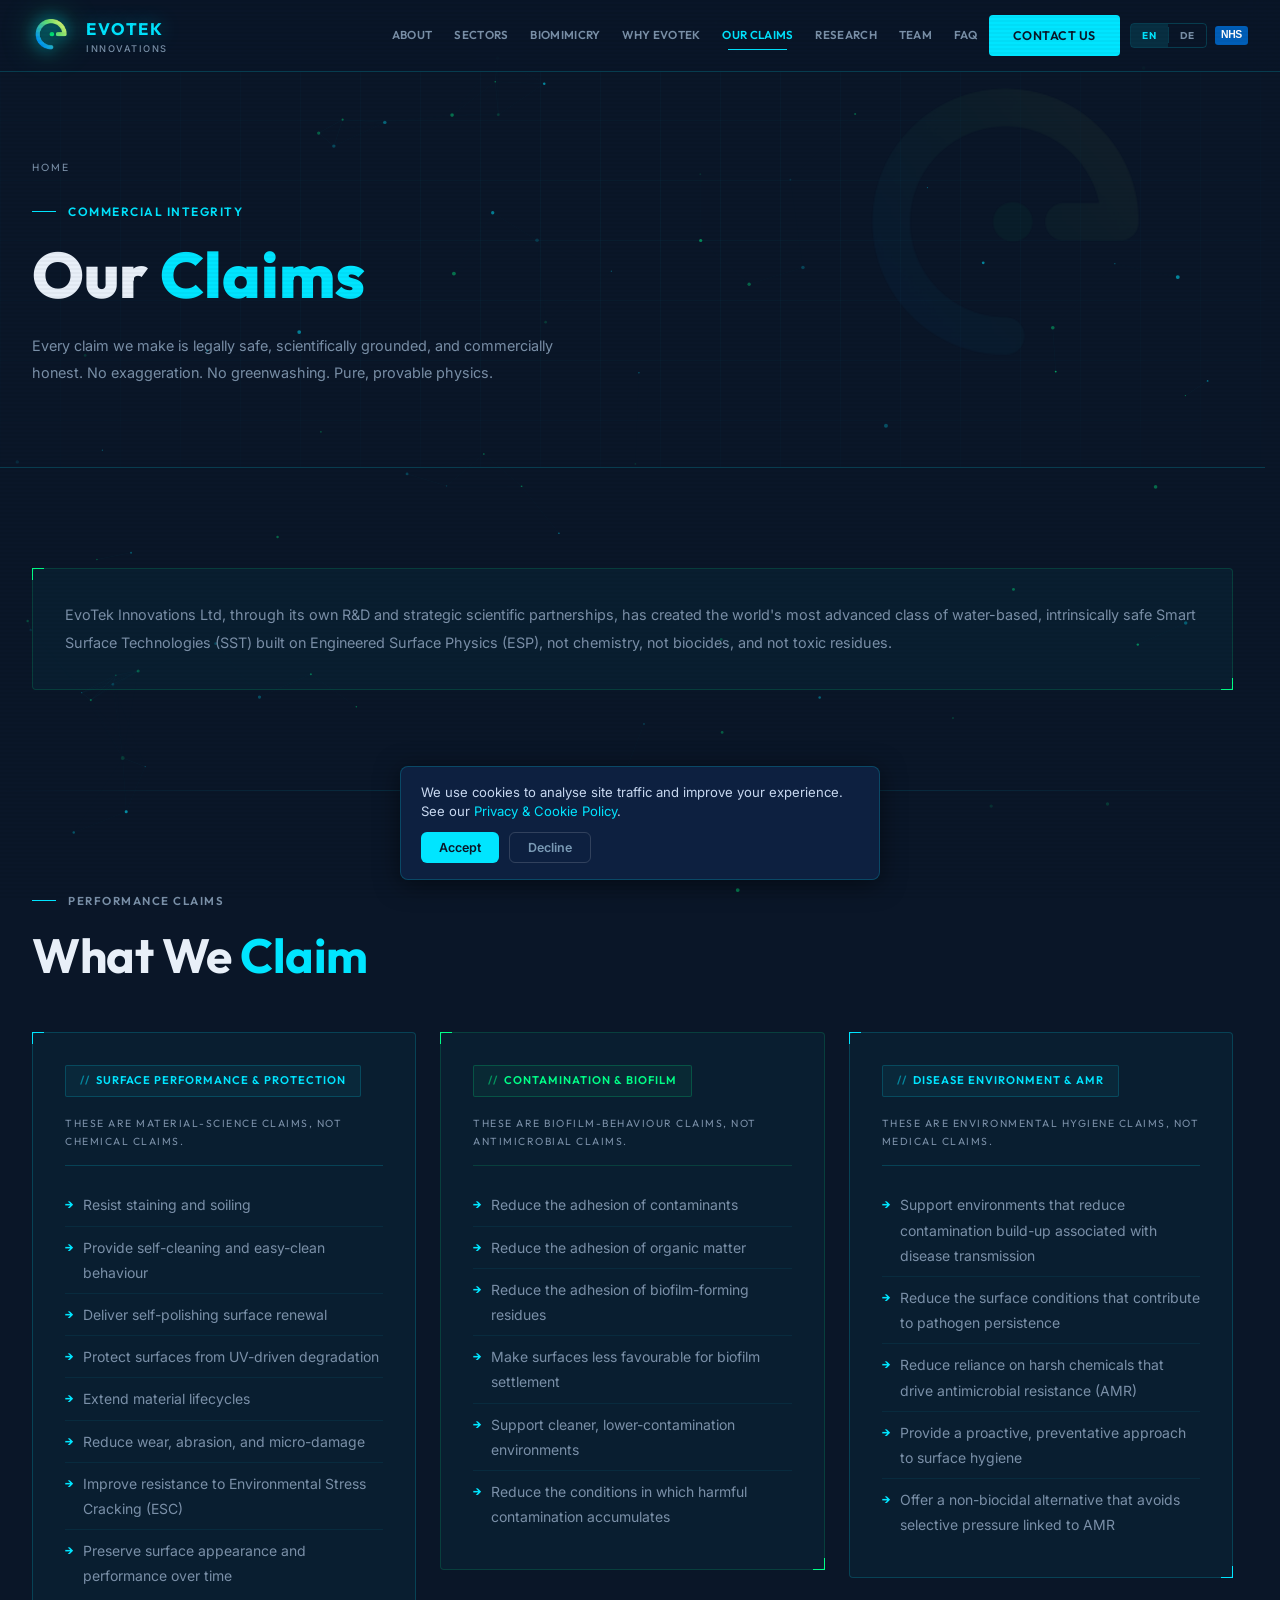
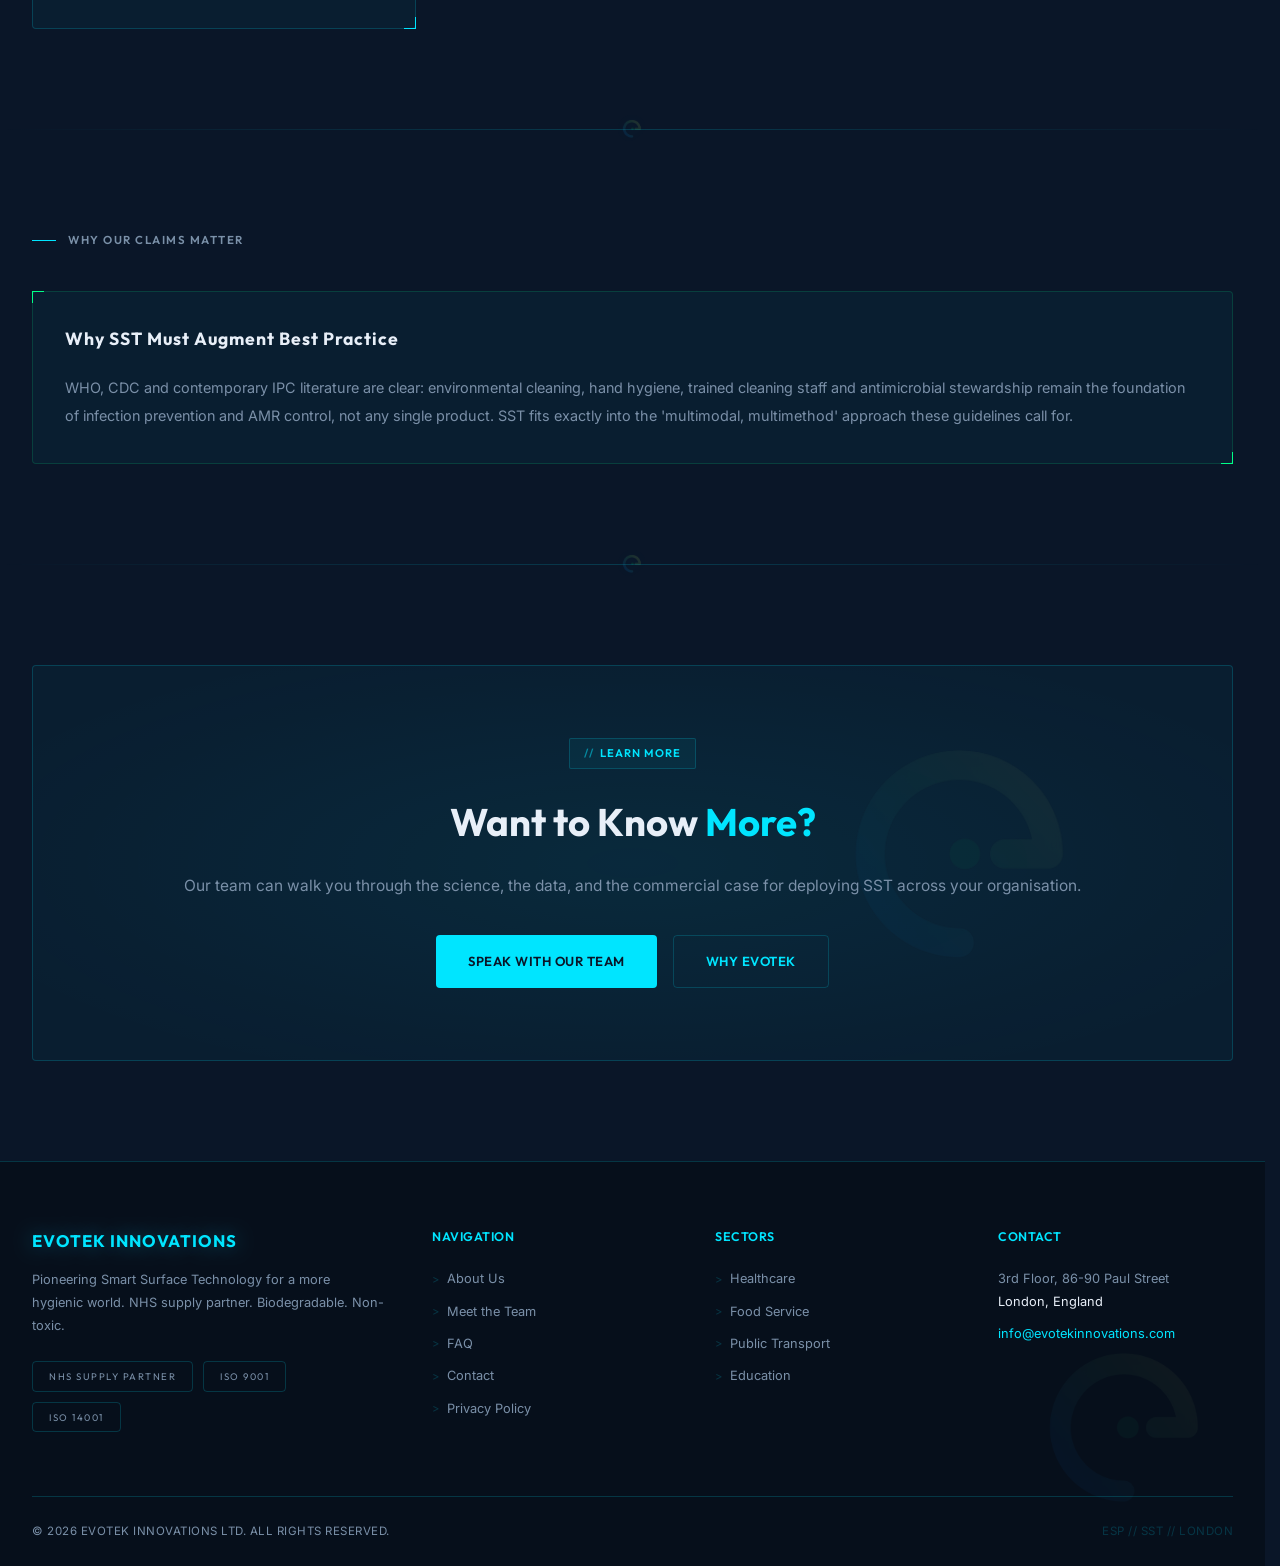
<file: claims.html>
﻿<!DOCTYPE html>
<html lang="en">
<head>
  <meta charset="UTF-8"/>
  <meta name="viewport" content="width=device-width, initial-scale=1.0"/>
  <title>Our Claims | EvoTek Innovations | Legally Safe &amp; True</title>
  <meta name="description" content="EvoTek's legally-safe, scientifically-true commercial claims across surface performance, contamination control, and disease-environment hygiene."/>
  <link rel="stylesheet" href="css/style.css"/>
  <link rel="canonical" href="https://evotekinnovations.com/claims.html"/>
  <meta name="robots" content="index, follow, max-snippet:-1, max-image-preview:large, max-video-preview:-1">
  <meta name="googlebot" content="index, follow">
  <meta property="og:type" content="website">
  <meta property="og:url" content="https://evotekinnovations.com/claims.html">
  <meta property="og:title" content="Our Claims | EvoTek Innovations | Legally Safe &amp; True">
  <meta property="og:description" content="EvoTek's legally-safe, scientifically-true commercial claims across surface performance, contamination control, and disease-environment hygiene.">
  <meta property="og:image" content="https://evotekinnovations.com/assets/og-image.jpg">
  <meta property="og:locale" content="en_GB">
  <meta property="og:site_name" content="EvoTek Innovations">
  <meta name="twitter:card" content="summary_large_image">
  <meta name="twitter:title" content="Our Claims | EvoTek Innovations | Legally Safe &amp; True">
  <meta name="twitter:description" content="EvoTek's legally-safe, scientifically-true commercial claims across surface performance, contamination control, and disease-environment hygiene.">
  <meta name="twitter:image" content="https://evotekinnovations.com/assets/og-image.jpg">
  <meta name="geo.region" content="GB-ENG">
  <meta name="geo.placename" content="London, England">
  <meta name="geo.position" content="51.52436;-0.08648">
  <meta name="ICBM" content="51.52436, -0.08648">
  <link rel="alternate" hreflang="en" href="https://evotekinnovations.com/claims.html"/>
  <link rel="alternate" hreflang="de" href="https://evotekinnovations.com/claims.html?lang=de"/>
  <link rel="alternate" hreflang="x-default" href="https://evotekinnovations.com/claims.html"/>
  <style>
    .claims-list {
      list-style: none;
      padding: 0;
      margin: 0;
    }
    .claims-list li {
      display: flex;
      align-items: flex-start;
      gap: 10px;
      font-size: 0.875rem;
      color: var(--muted);
      line-height: 1.8;
      padding: 8px 0;
      border-bottom: 1px solid rgba(0,229,255,0.07);
    }
    .claims-list li:last-child { border-bottom: none; }
    .claims-list li::before {
      content: '→';
      color: var(--cyan);
      flex-shrink: 0;
      margin-top: 1px;
      font-weight: 600;
    }
    .claims-card-intro {
      font-family: var(--font-head);
      font-size: 0.65rem;
      letter-spacing: 1.5px;
      color: var(--muted);
      text-transform: uppercase;
      margin-bottom: 18px;
      padding-bottom: 14px;
      border-bottom: 1px solid var(--border);
    }
  </style>
  <meta property="og:type" content="website"/>
  <meta property="og:site_name" content="EvoTek Innovations"/>
  <meta property="og:title" content="Our Claims | EvoTek Innovations | Verified Surface Technology"/>
  <meta property="og:description" content="EvoTek Innovations independently verified claims for Smart Surface Technology. ISO certified, WHO recognised antimicrobial coatings for professional environments."/>
  <meta property="og:url" content="https://www.evotekinnovations.com/claims.html"/>
  <meta property="og:image" content="https://www.evotekinnovations.com/images/EVO2.png"/>
  <meta name="twitter:card" content="summary_large_image"/>
  <meta name="twitter:title" content="Our Claims | EvoTek Innovations | Verified Surface Technology"/>
  <meta name="twitter:description" content="EvoTek Innovations independently verified claims for Smart Surface Technology. ISO certified, WHO recognised antimicrobial coatings for professional environments."/>
  <meta name="twitter:image" content="https://www.evotekinnovations.com/images/EVO2.png"/>
  <link rel="alternate" hreflang="en" href="https://www.evotekinnovations.com/claims.html"/>
  <link rel="alternate" hreflang="de" href="https://www.evotekinnovations.com/claims.html?lang=de"/>
  <link rel="alternate" hreflang="x-default" href="https://www.evotekinnovations.com/claims.html"/>
  <script type="application/ld+json">
  {
    "@context": "https://schema.org",
    "@graph": [
      {
        "@type": "BreadcrumbList",
        "itemListElement": [
          { "@type": "ListItem", "position": 1, "name": "Home", "item": "https://www.evotekinnovations.com/" },
          { "@type": "ListItem", "position": 2, "name": "Our Claims", "item": "https://www.evotekinnovations.com/claims.html" }
        ]
      },
      {
        "@type": "WebPage",
        "@id": "https://www.evotekinnovations.com/claims.html",
        "url": "https://www.evotekinnovations.com/claims.html",
        "name": "Our Claims",
        "isPartOf": { "@id": "https://www.evotekinnovations.com/#website" },
        "inLanguage": "en-GB"
      }
    ]
  }
  </script>
  <meta name="robots" content="index, follow"/>
</head>
<body>

<nav aria-label="Main navigation">
  <div class="nav-inner">
    <a href="index.html" class="nav-logo">
      <img src="images/EVO2.png" alt="EvoTek Logo" class="nav-logo-img"/>
      <div>
        <span class="nav-logo-name">EVOTEK</span>
        <span class="nav-logo-sub">INNOVATIONS</span>
      </div>
    </a>
    <div class="nav-links">
      <a href="about.html" class="nav-link" data-i18n="nav.about">ABOUT</a>
      <a href="sectors.html" class="nav-link" data-i18n="nav.sectors">SECTORS</a>
      <a href="biomimicry.html" class="nav-link" data-i18n="nav.biomimicry">BIOMIMICRY</a>
      <a href="why-evotek.html" class="nav-link" data-i18n="nav.why">WHY EVOTEK</a>
      <a href="claims.html" class="nav-link active">OUR CLAIMS</a>
      <a href="research.html" class="nav-link">RESEARCH</a>
      <a href="team.html" class="nav-link" data-i18n="nav.team">TEAM</a>
      <a href="faq.html" class="nav-link" data-i18n="nav.faq">FAQ</a>
      <a href="contact.html" class="nav-cta" data-i18n="nav.contact">CONTACT US</a>
      <div class="lang-switcher" id="lang-switcher">
        <button class="lang-btn active" onclick="setLang('en')" id="btn-en">EN</button>
        <div class="lang-divider"></div>
        <button class="lang-btn" onclick="setLang('de')" id="btn-de">DE</button>
      </div>
      <a href="https://www.england.nhs.uk/" target="_blank" rel="noopener" class="nhs-logo nhs-logo--nav" title="NHS Supply Partner">NHS</a>
    </div>
    <button class="hamburger" id="hamburger" aria-label="Open menu" aria-expanded="false">
      <span></span><span></span><span></span>
    </button>
  </div>
</nav>
<div id="mobile-nav">
  <a href="about.html" data-i18n="nav.about">ABOUT</a>
  <a href="sectors.html" data-i18n="nav.sectors">SECTORS</a>
  <a href="biomimicry.html" data-i18n="nav.biomimicry">BIOMIMICRY</a>
  <a href="why-evotek.html" data-i18n="nav.why">WHY EVOTEK</a>
  <a href="claims.html" class="active">OUR CLAIMS</a>
  <a href="team.html" data-i18n="nav.team.mob">MEET THE TEAM</a>
  <a href="faq.html" data-i18n="nav.faq">FAQ</a>
  <a href="contact.html" class="nav-cta" data-i18n="nav.contact">CONTACT US</a>
</div>

<!-- PAGE HERO -->
<header class="page-hero">
  <div class="logo-watermark page-hero-watermark"></div>
  <div class="hero-grid-bg"></div>
  <div class="container">
    <a href="index.html" data-i18n="nav.home" style="display:inline-flex;align-items:center;gap:8px;font-family:var(--font-head);font-size:0.65rem;letter-spacing:2px;color:var(--muted);margin-bottom:24px;transition:color 0.2s;" onmouseover="this.style.color='var(--cyan)'" onmouseout="this.style.color='var(--muted)'">
      <svg width="14" height="14" viewBox="0 0 24 24" fill="none" stroke="currentColor" stroke-width="2" stroke-linecap="round" aria-hidden="true"><line x1="19" y1="12" x2="5" y2="12"/><polyline points="12 19 5 12 12 5"/></svg>
      HOME
    </a>
    <div class="page-hero-label" data-i18n="claims.hero.label">COMMERCIAL INTEGRITY</div>
    <h1 data-i18n-html="claims.hero.h1">Our <span class="accent">Claims</span></h1>
    <p class="page-hero-sub" data-i18n="claims.hero.sub">Every claim we make is legally safe, scientifically grounded, and commercially honest. No exaggeration. No greenwashing. Pure, provable physics.</p>
  </div>
</header>

<!-- INTRO -->
<section class="section">
  <div class="container">
    <div class="hud-card hud-card-green reveal">
      <p style="font-size:0.9rem;color:var(--muted);line-height:1.95;" data-i18n="claims.intro.p">EvoTek Innovations Ltd, through its own R&amp;D and strategic scientific partnerships, has created the world's most advanced class of water-based, intrinsically safe Smart Surface Technologies (SST) built on Engineered Surface Physics (ESP) — not chemistry, not biocides, and not toxic residues. ESP is a physics-driven platform that modifies surface energy and molecular behaviour, creating a stable, long-lasting transformation in how a surface interacts with its environment. These technologies do not release chemicals, do not leach, and require no SDS, because they operate through molecular-scale physical structuring, altering surface charge, morphology, wettability, and nanoscale topology across fabrics, metals, plastics, rubbers, wood, glass, bedding, and soft furnishings. This engineered shift in surface behaviour delivers real-world performance gains: stain resistance, self-cleaning and self-polishing effects, UV protection, reduced fouling, and extended material lifecycles. By lowering the adhesion of contaminants, organic residues, and biofilm-forming deposits, ESP-based SST creates cleaner, safer environments in homes, industry, healthcare, and public spaces — reducing the environmental conditions that support disease transmission and antimicrobial resistance (AMR). This is proactive hygiene, not reactive disinfection: continuous, preventative, non-toxic, and fully aligned with WHO and NHS sustainable hygiene principles.</p>
    </div>
  </div>
</section>

<div class="sep"></div>

<!-- THREE CLAIMS SECTIONS -->
<section class="section">
  <div class="container">
    <div class="section-header reveal" style="max-width:600px;margin-bottom:48px;">
      <div class="section-label" data-i18n="claims.sec1.label">PERFORMANCE CLAIMS</div>
      <h2 class="section-title" data-i18n-html="claims.sec1.title">What We <span class="accent">Claim</span></h2>
    </div>

    <div class="grid-3" style="align-items:start;">

      <!-- Card 1: Surface Performance -->
      <div class="hud-card reveal">
        <div class="chip" style="margin-bottom:18px;" data-i18n="claims.c1.chip">SURFACE PERFORMANCE &amp; PROTECTION</div>
        <p class="claims-card-intro" data-i18n="claims.c1.intro">These are material-science claims, not chemical claims.</p>
        <ul class="claims-list">
          <li data-i18n="claims.c1.li1">Resist staining and soiling</li>
          <li data-i18n="claims.c1.li2">Provide self-cleaning and easy-clean behaviour</li>
          <li data-i18n="claims.c1.li3">Deliver self-polishing surface renewal</li>
          <li data-i18n="claims.c1.li4">Protect surfaces from UV-driven degradation</li>
          <li data-i18n="claims.c1.li5">Extend material lifecycles</li>
          <li data-i18n="claims.c1.li6">Reduce wear, abrasion, and micro-damage</li>
          <li data-i18n="claims.c1.li7">Improve resistance to Environmental Stress Cracking (ESC)</li>
          <li data-i18n="claims.c1.li8">Preserve surface appearance and performance over time</li>
        </ul>
      </div>

      <!-- Card 2: Contamination & Biofilm -->
      <div class="hud-card hud-card-green reveal" style="transition-delay:80ms;">
        <div class="chip chip-green" style="margin-bottom:18px;" data-i18n="claims.c2.chip">CONTAMINATION &amp; BIOFILM</div>
        <p class="claims-card-intro" style="border-color:rgba(0,255,136,0.15);" data-i18n="claims.c2.intro">These are biofilm-behaviour claims, not antimicrobial claims.</p>
        <ul class="claims-list">
          <li data-i18n="claims.c2.li1">Reduce the adhesion of contaminants</li>
          <li data-i18n="claims.c2.li2">Reduce the adhesion of organic matter</li>
          <li data-i18n="claims.c2.li3">Reduce the adhesion of biofilm-forming residues</li>
          <li data-i18n="claims.c2.li4">Make surfaces less favourable for biofilm settlement</li>
          <li data-i18n="claims.c2.li5">Support cleaner, lower-contamination environments</li>
          <li data-i18n="claims.c2.li6">Reduce the conditions in which harmful contamination accumulates</li>
        </ul>
      </div>

      <!-- Card 3: Disease Environment & AMR -->
      <div class="hud-card reveal" style="transition-delay:160ms;">
        <div class="chip" style="margin-bottom:18px;" data-i18n="claims.c3.chip">DISEASE ENVIRONMENT &amp; AMR</div>
        <p class="claims-card-intro" data-i18n="claims.c3.intro">These are environmental hygiene claims, not medical claims.</p>
        <ul class="claims-list">
          <li data-i18n="claims.c3.li1">Support environments that reduce contamination build-up associated with disease transmission</li>
          <li data-i18n="claims.c3.li2">Reduce the surface conditions that contribute to pathogen persistence</li>
          <li data-i18n="claims.c3.li3">Reduce reliance on harsh chemicals that drive antimicrobial resistance (AMR)</li>
          <li data-i18n="claims.c3.li4">Provide a proactive, preventative approach to surface hygiene</li>
          <li data-i18n="claims.c3.li5">Offer a non-biocidal alternative that avoids selective pressure linked to AMR</li>
        </ul>
      </div>

    </div>
  </div>
</section>

<div class="sep"></div>

<!-- WHY OUR CLAIMS MATTER -->
<section class="section">
  <div class="container">
    <div class="section-header reveal" style="max-width:700px;margin-bottom:40px;">
      <div class="section-label" data-i18n="claims.why.label">WHY OUR CLAIMS MATTER</div>
    </div>
    <div class="hud-card hud-card-green reveal">
      <h3 style="font-family:var(--font-head);font-size:1.1rem;letter-spacing:1px;color:var(--text);margin-bottom:20px;" data-i18n="claims.why.h">Why SST Must Augment Best Practice</h3>
      <p style="font-size:0.9rem;color:var(--muted);line-height:1.95;" data-i18n="claims.why.p">WHO, CDC and contemporary IPC literature are clear: environmental cleaning, hand hygiene, trained cleaning staff and antimicrobial stewardship remain the foundation of infection prevention and AMR control — not any single product. SST fits exactly into the 'multimodal, multimethod' approach these guidelines call for: it does not replace protocols, but amplifies them by lowering baseline contamination, reducing re-contamination between cleans, and decreasing reliance on repeated high-dose chemical shocks. In NHS and WHO-aligned models, the future is best practice + smart surfaces: trained staff following risk-based cleaning protocols, responsible antibiotic use, and continuous-action SST on high-touch, high-risk surfaces in hospitals, industry and the home. That combination delivers safer environments, supports AMR goals, and moves hygiene from episodic disinfection to sustained, intelligent environmental control.</p>
    </div>
  </div>
</section>

<div class="sep"></div>

<!-- CTA -->
<section class="section">
  <div class="container">
    <div class="cta-banner reveal">
      <div class="logo-watermark cta-logo-watermark"></div>
      <div class="chip" style="margin:0 auto 20px;" data-i18n="claims.cta.chip">LEARN MORE</div>
      <h2 data-i18n-html="claims.cta.title">Want to Know <span style="color:var(--cyan)">More?</span></h2>
      <p data-i18n="claims.cta.sub">Our team can walk you through the science, the data, and the commercial case for deploying SST across your organisation.</p>
      <div class="btns">
        <a href="contact.html" class="btn-primary" data-i18n="claims.cta.btn1">SPEAK WITH OUR TEAM</a>
        <a href="why-evotek.html" class="btn-ghost" data-i18n="claims.cta.btn2">WHY EVOTEK</a>
      </div>
    </div>
  </div>
</section>

<!-- FOOTER -->
<footer style="position:relative;overflow:hidden;">
  <div class="logo-watermark footer-logo-watermark"></div>
  <div class="container">
    <div class="footer-top">
      <div>
        <div class="footer-brand-name">EVOTEK INNOVATIONS</div>
        <p class="footer-brand-desc" data-i18n="foot.desc">Pioneering Smart Surface Technology for a more hygienic world. NHS supply partner. Biodegradable. Non-toxic.</p>
        <div style="display:flex;gap:10px;flex-wrap:wrap;">
          <span class="accred-badge">NHS SUPPLY PARTNER</span>
          <span class="accred-badge">ISO 9001</span>
          <span class="accred-badge">ISO 14001</span>
        </div>
      </div>
      <div>
        <div class="footer-heading" data-i18n="foot.nav.h">NAVIGATION</div>
        <ul class="footer-links">
          <li><a href="about.html" data-i18n="foot.nav.1">About Us</a></li>
          <li><a href="team.html" data-i18n="foot.nav.2">Meet the Team</a></li>
          <li><a href="faq.html" data-i18n="foot.nav.3">FAQ</a></li>
          <li><a href="contact.html" data-i18n="foot.nav.4">Contact</a></li>
          <li><a href="privacy.html">Privacy Policy</a></li>
        </ul>
      </div>
      <div>
        <div class="footer-heading" data-i18n="foot.sec.h">SECTORS</div>
        <ul class="footer-links">
          <li><a href="sectors.html" data-i18n="foot.sec.1">Healthcare</a></li>
          <li><a href="sectors.html" data-i18n="foot.sec.2">Food Service</a></li>
          <li><a href="sectors.html" data-i18n="foot.sec.3">Public Transport</a></li>
          <li><a href="sectors.html" data-i18n="foot.sec.4">Education</a></li>
        </ul>
      </div>
      <div>
        <div class="footer-heading" data-i18n="foot.con.h">CONTACT</div>
        <div class="footer-contact-item">3rd Floor, 86-90 Paul Street<br><span>London, England</span></div>
        <div class="footer-contact-item"><a href="mailto:info@evotekinnovations.com" style="color:var(--cyan)">info@evotekinnovations.com</a></div>
      </div>
    </div>
    <div class="footer-bottom">
      <span data-i18n="foot.copy">© 2025 EVOTEK INNOVATIONS LTD. ALL RIGHTS RESERVED.</span>
      <span style="color:var(--border)">ESP // SST // LONDON</span>
    </div>
  </div>
</footer>

<script src="js/lang.js" defer></script>
<script src="js/main.js" defer></script>
<script src="js/cookies.js" defer></script>
</body>
</html>
</file>
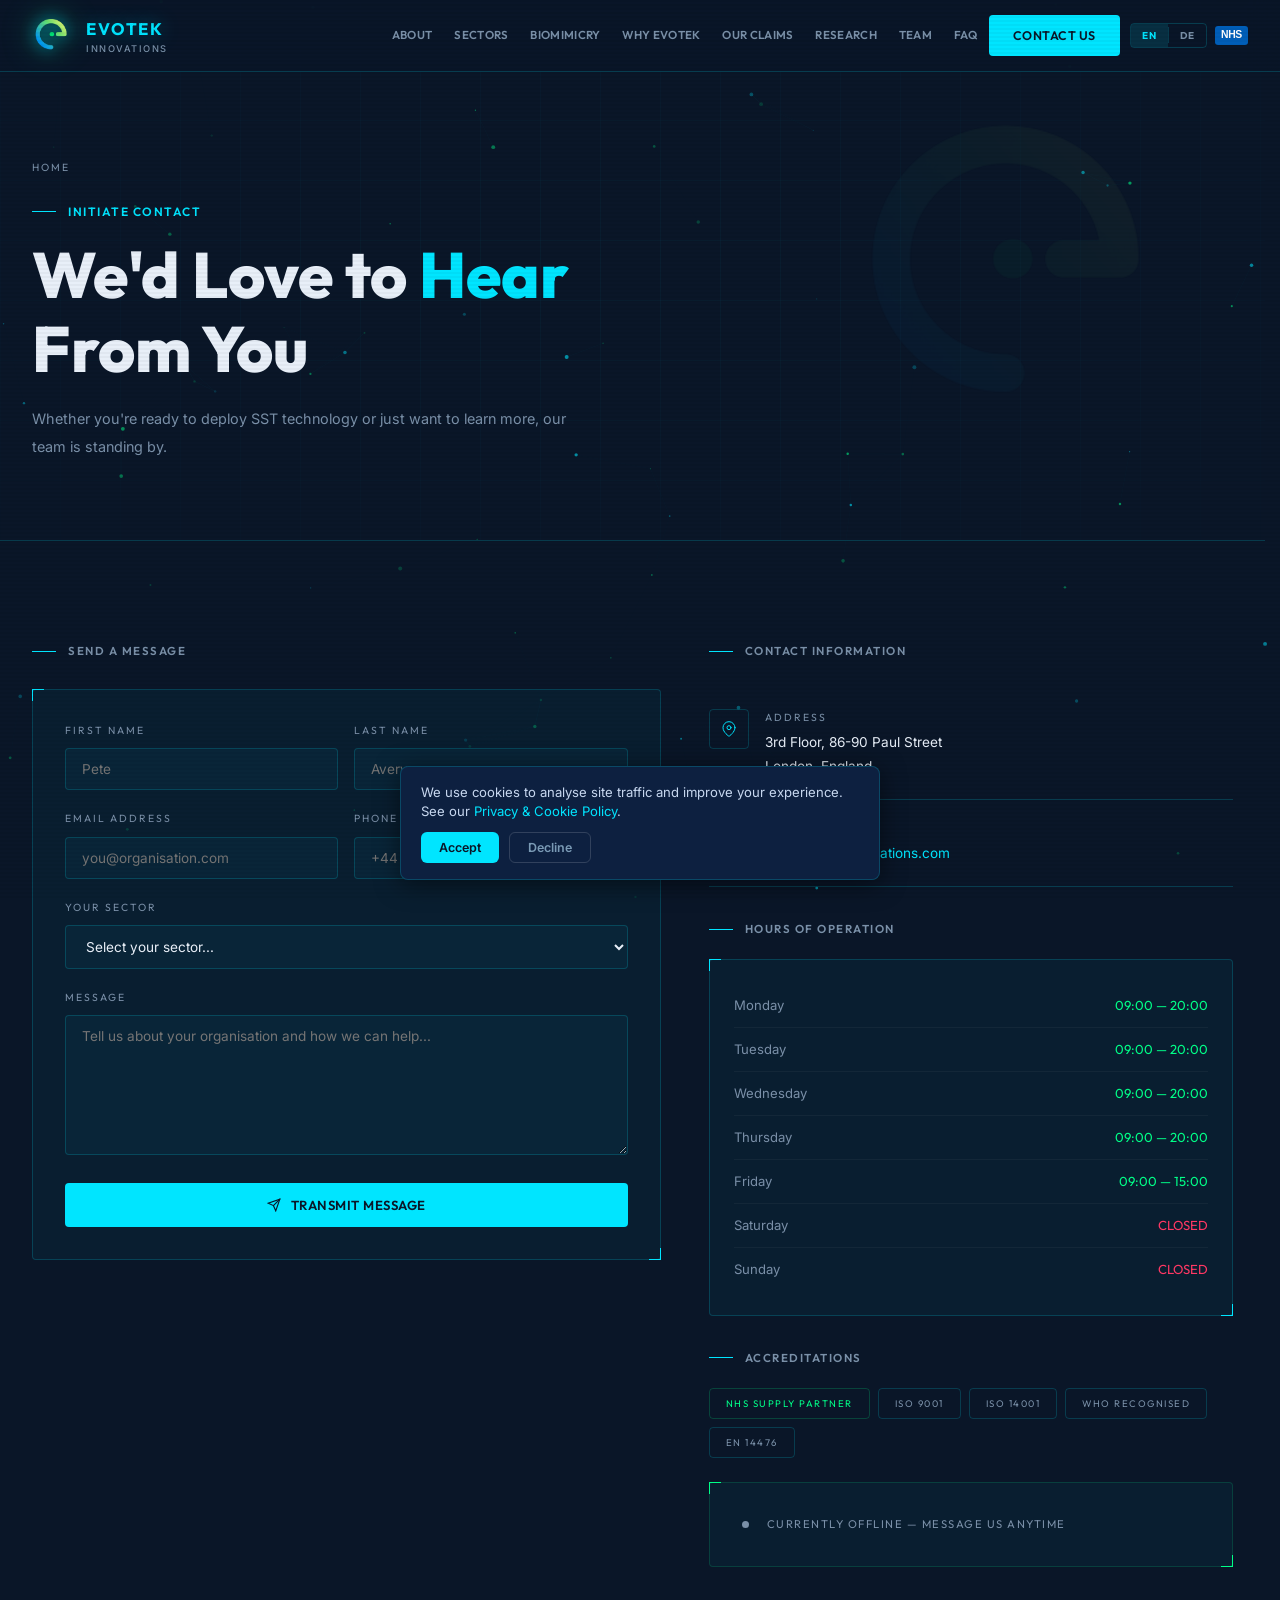
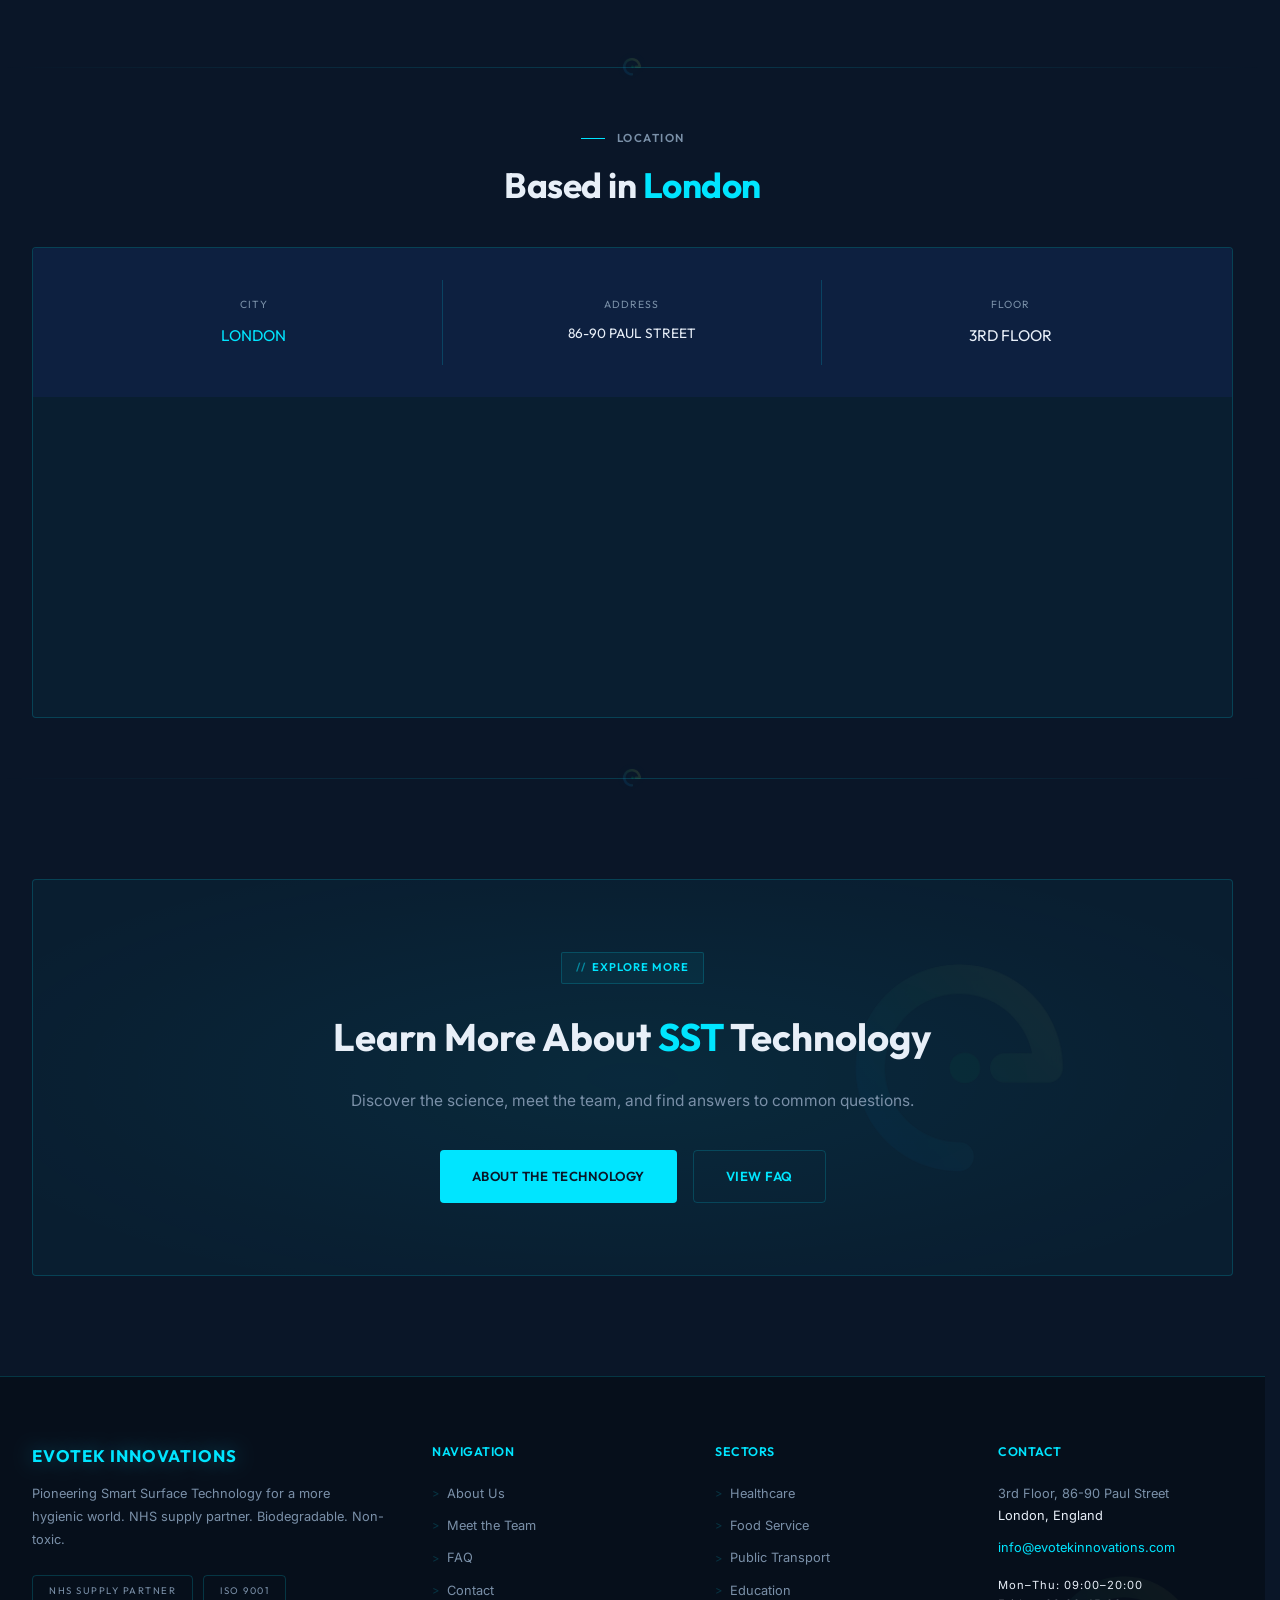
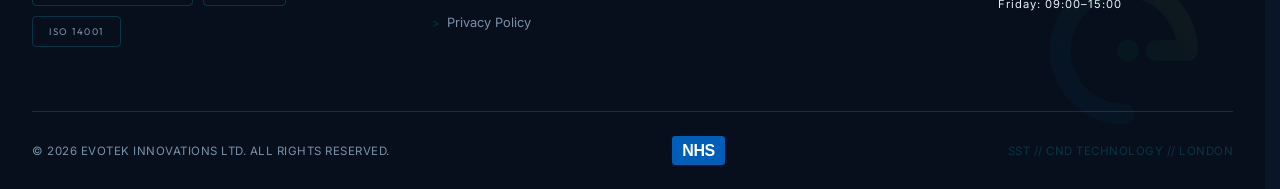
<file: contact.html>
﻿<!DOCTYPE html>
<html lang="en">
<head>
  <meta charset="UTF-8"/>
  <meta name="viewport" content="width=device-width, initial-scale=1.0"/>
  <title>Contact EvoTek Innovations | Smart Surface Technology London</title>
  <meta name="description" content="Get in touch with EvoTek Innovations. 3rd Floor, 86-90 Paul Street, London. Mon–Thu 09:00–20:00, Fri 09:00–15:00. info@evotekinnovations.com"/>
  <link rel="stylesheet" href="css/style.css"/>
  <link rel="canonical" href="https://evotekinnovations.com/contact.html"/>
  <meta name="robots" content="index, follow, max-snippet:-1, max-image-preview:large, max-video-preview:-1">
  <meta name="googlebot" content="index, follow">
  <meta property="og:type" content="website">
  <meta property="og:url" content="https://evotekinnovations.com/contact.html">
  <meta property="og:title" content="Contact | EvoTek Innovations | London">
  <meta property="og:description" content="Contact EvoTek Innovations. 3rd Floor, 86-90 Paul Street, London EC2A 4PB. Mon–Thu 09:00–20:00, Fri 09:00–15:00. info@evotekinnovations.com">
  <meta property="og:image" content="https://evotekinnovations.com/assets/og-image.jpg">
  <meta property="og:locale" content="en_GB">
  <meta property="og:site_name" content="EvoTek Innovations">
  <meta name="twitter:card" content="summary_large_image">
  <meta name="twitter:title" content="Contact | EvoTek Innovations | London">
  <meta name="twitter:description" content="Contact EvoTek Innovations. 3rd Floor, 86-90 Paul Street, London EC2A 4PB. Mon–Thu 09:00–20:00, Fri 09:00–15:00. info@evotekinnovations.com">
  <meta name="twitter:image" content="https://evotekinnovations.com/assets/og-image.jpg">
  <meta name="geo.region" content="GB-ENG">
  <meta name="geo.placename" content="London, England">
  <meta name="geo.position" content="51.52436;-0.08648">
  <meta name="ICBM" content="51.52436, -0.08648">
  <link rel="alternate" hreflang="en" href="https://evotekinnovations.com/contact.html"/>
  <link rel="alternate" hreflang="de" href="https://evotekinnovations.com/contact.html?lang=de"/>
  <link rel="alternate" hreflang="x-default" href="https://evotekinnovations.com/contact.html"/>
  <script type="application/ld+json">
  {
    "@context": "https://schema.org",
    "@graph": [
      {
        "@type": "BreadcrumbList",
        "itemListElement": [
          { "@type": "ListItem", "position": 1, "name": "Home", "item": "https://evotekinnovations.com/" },
          { "@type": "ListItem", "position": 2, "name": "Contact", "item": "https://evotekinnovations.com/contact.html" }
        ]
      },
      {
        "@type": "ContactPage",
        "@id": "https://evotekinnovations.com/contact.html",
        "url": "https://evotekinnovations.com/contact.html",
        "name": "Contact EvoTek Innovations",
        "isPartOf": { "@id": "https://evotekinnovations.com/#website" },
        "inLanguage": "en-GB"
      }
    ]
  }
  </script>
  <meta name="robots" content="index, follow"/>
</head>
<body>

<nav aria-label="Main navigation">
  <div class="nav-inner">
    <a href="index.html" class="nav-logo">
      <img src="images/EVO2.png" alt="EvoTek Logo" class="nav-logo-img"/>
      <div>
        <span class="nav-logo-name">EVOTEK</span>
        <span class="nav-logo-sub">INNOVATIONS</span>
      </div>
    </a>
    <div class="nav-links">
      <a href="about.html" class="nav-link" data-i18n="nav.about">ABOUT</a>
      <a href="sectors.html" class="nav-link" data-i18n="nav.sectors">SECTORS</a>
      <a href="biomimicry.html" class="nav-link" data-i18n="nav.biomimicry">BIOMIMICRY</a>
      <a href="why-evotek.html" class="nav-link" data-i18n="nav.why">WHY EVOTEK</a>
      <a href="claims.html" class="nav-link" data-i18n="nav.claims">OUR CLAIMS</a>
      <a href="research.html" class="nav-link">RESEARCH</a>
      <a href="team.html" class="nav-link" data-i18n="nav.team">TEAM</a>
      <a href="faq.html" class="nav-link" data-i18n="nav.faq">FAQ</a>
      <a href="contact.html" class="nav-cta" data-i18n="nav.contact">CONTACT US</a>
      <div class="lang-switcher" id="lang-switcher">
        <button class="lang-btn active" onclick="setLang('en')" id="btn-en">EN</button>
        <div class="lang-divider"></div>
        <button class="lang-btn" onclick="setLang('de')" id="btn-de">DE</button>
      </div>
      <a href="https://www.england.nhs.uk/" target="_blank" rel="noopener" class="nhs-logo nhs-logo--nav" title="NHS Supply Partner">NHS</a>
    </div>
    <button class="hamburger" id="hamburger" aria-label="Open menu" aria-expanded="false">
      <span></span><span></span><span></span>
    </button>
  </div>
</nav>
<div id="mobile-nav">
  <a href="about.html" data-i18n="nav.about">ABOUT</a>
  <a href="sectors.html" data-i18n="nav.sectors">SECTORS</a>
  <a href="biomimicry.html" data-i18n="nav.biomimicry">BIOMIMICRY</a>
  <a href="why-evotek.html" data-i18n="nav.why">WHY EVOTEK</a>
  <a href="claims.html" data-i18n="nav.claims">OUR CLAIMS</a>
  <a href="research.html">RESEARCH</a>
  <a href="team.html" data-i18n="nav.team.mob">MEET THE TEAM</a>
  <a href="faq.html" data-i18n="nav.faq">FAQ</a>
  <a href="contact.html" class="nav-cta" data-i18n="nav.contact">CONTACT US</a>
</div>

<!-- PAGE HERO -->
<header class="page-hero">
  <div class="logo-watermark page-hero-watermark"></div>
  <div class="hero-grid-bg"></div>
  <div class="container">
    <a href="index.html" data-i18n="nav.home" style="display:inline-flex;align-items:center;gap:8px;font-family:var(--font-head);font-size:0.65rem;letter-spacing:2px;color:var(--muted);margin-bottom:24px;transition:color 0.2s;" onmouseover="this.style.color='var(--cyan)'" onmouseout="this.style.color='var(--muted)'">
      <svg width="14" height="14" viewBox="0 0 24 24" fill="none" stroke="currentColor" stroke-width="2" stroke-linecap="round" aria-hidden="true"><line x1="19" y1="12" x2="5" y2="12"/><polyline points="12 19 5 12 12 5"/></svg>
      HOME
    </a>
    <div class="page-hero-label" data-i18n="contact.hero.label">INITIATE CONTACT</div>
    <h1 data-i18n-html="contact.hero.h1">We'd Love to <span class="accent">Hear</span><br>From You</h1>
    <p class="page-hero-sub" data-i18n="contact.hero.sub">Whether you're ready to deploy SST technology or just want to learn more — our team is standing by.</p>
  </div>
</header>

<!-- CONTACT SECTION -->
<section class="section">
  <div class="container">
    <div class="contact-grid">

      <!-- FORM -->
      <div class="reveal">
        <div class="section-label" style="margin-bottom:28px;" data-i18n="contact.form.label">SEND A MESSAGE</div>
        <div class="hud-card">
          <form id="contact-form" novalidate>
            <input type="hidden" name="_subject" value="New enquiry from EvoTek Innovations website" />
            <input type="hidden" name="_captcha" value="true" />
            <input type="hidden" name="_template" value="table" />
            <input type="text" name="_honey" style="display:none" tabindex="-1" autocomplete="off" />
            <div class="form-row">
              <div class="form-group">
                <label class="form-label" for="first-name" data-i18n="contact.form.fname">FIRST NAME</label>
                <input class="form-input" id="first-name" name="first_name" type="text" placeholder="Pete" autocomplete="given-name" required/>
              </div>
              <div class="form-group">
                <label class="form-label" for="last-name" data-i18n="contact.form.lname">LAST NAME</label>
                <input class="form-input" id="last-name" name="last_name" type="text" placeholder="Avery" autocomplete="family-name" required/>
              </div>
            </div>
            <div class="form-row">
              <div class="form-group">
                <label class="form-label" for="email" data-i18n="contact.form.email">EMAIL ADDRESS</label>
                <input class="form-input" id="email" name="email" type="email" placeholder="you@organisation.com" autocomplete="email" required/>
              </div>
              <div class="form-group">
                <label class="form-label" for="phone" data-i18n="contact.form.phone">PHONE (OPTIONAL)</label>
                <input class="form-input" id="phone" name="phone" type="tel" placeholder="+44 7000 000000" autocomplete="tel"/>
              </div>
            </div>
            <div class="form-group">
              <label class="form-label" for="sector" data-i18n="contact.form.sector">YOUR SECTOR</label>
              <select class="form-input" id="sector" name="sector" style="cursor:pointer;">
                <option value="" disabled selected data-i18n="contact.form.sector.placeholder">Select your sector...</option>
                <option data-i18n="contact.form.sector.hc">Healthcare</option>
                <option data-i18n="contact.form.sector.food">Food Service / Catering</option>
                <option data-i18n="contact.form.sector.hosp">Hospitality / Hotels</option>
                <option data-i18n="contact.form.sector.trans">Public Transport</option>
                <option data-i18n="contact.form.sector.edu">Education</option>
                <option data-i18n="contact.form.sector.work">Workplace / Office</option>
                <option data-i18n="contact.form.sector.leis">Leisure / Entertainment</option>
                <option data-i18n="contact.form.sector.other">Other</option>
              </select>
            </div>
            <div class="form-group">
              <label class="form-label" for="message" data-i18n="contact.form.msg">MESSAGE</label>
              <textarea class="form-textarea" id="message" name="message" placeholder="Tell us about your organisation and how we can help..." required></textarea>
            </div>
            <button type="submit" class="btn-primary" style="width:100%;justify-content:center;min-height:44px;">
              <svg width="14" height="14" viewBox="0 0 24 24" fill="none" stroke="currentColor" stroke-width="2" stroke-linecap="round" aria-hidden="true"><line x1="22" y1="2" x2="11" y2="13"/><polygon points="22 2 15 22 11 13 2 9 22 2"/></svg>
              <span data-i18n="contact.form.submit">TRANSMIT MESSAGE</span>
            </button>
          </form>
        </div>
      </div>

      <!-- INFO -->
      <div class="reveal" style="transition-delay:120ms;">
        <div class="section-label" style="margin-bottom:28px;" data-i18n="contact.info.label">CONTACT INFORMATION</div>

        <div class="contact-info-item">
          <div class="contact-info-icon">
            <svg width="16" height="16" viewBox="0 0 24 24" fill="none" stroke="var(--cyan)" stroke-width="1.5" stroke-linecap="round" aria-hidden="true"><path d="M21 10c0 7-9 13-9 13s-9-6-9-13a9 9 0 0118 0z"/><circle cx="12" cy="10" r="3"/></svg>
          </div>
          <div>
            <div class="contact-info-label" data-i18n="contact.addr.label">ADDRESS</div>
            <div class="contact-info-val">3rd Floor, 86-90 Paul Street<br>London, England</div>
          </div>
        </div>

        <div class="contact-info-item">
          <div class="contact-info-icon">
            <svg width="16" height="16" viewBox="0 0 24 24" fill="none" stroke="var(--cyan)" stroke-width="1.5" stroke-linecap="round" aria-hidden="true"><path d="M4 4h16c1.1 0 2 .9 2 2v12c0 1.1-.9 2-2 2H4c-1.1 0-2-.9-2-2V6c0-1.1.9-2 2-2z"/><polyline points="22,6 12,13 2,6"/></svg>
          </div>
          <div>
            <div class="contact-info-label" data-i18n="contact.email.label">EMAIL</div>
            <div class="contact-info-val">
              <a href="mailto:info@evotekinnovations.com" style="color:var(--cyan);transition:opacity 0.2s;" onmouseover="this.style.opacity='0.7'" onmouseout="this.style.opacity='1'">info@evotekinnovations.com</a>
            </div>
          </div>
        </div>

        <!-- Hours -->
        <div style="margin-top:32px;">
          <div class="section-label" style="margin-bottom:20px;" data-i18n="contact.hours.label">HOURS OF OPERATION</div>
          <div class="hud-card" style="padding:24px;">
            <div class="hours-row">
              <span class="hours-day" data-i18n="contact.hours.mon">Monday</span>
              <span class="hours-time">09:00 — 20:00</span>
            </div>
            <div class="hours-row">
              <span class="hours-day" data-i18n="contact.hours.tue">Tuesday</span>
              <span class="hours-time">09:00 — 20:00</span>
            </div>
            <div class="hours-row">
              <span class="hours-day" data-i18n="contact.hours.wed">Wednesday</span>
              <span class="hours-time">09:00 — 20:00</span>
            </div>
            <div class="hours-row">
              <span class="hours-day" data-i18n="contact.hours.thu">Thursday</span>
              <span class="hours-time">09:00 — 20:00</span>
            </div>
            <div class="hours-row">
              <span class="hours-day" data-i18n="contact.hours.fri">Friday</span>
              <span class="hours-time">09:00 — 15:00</span>
            </div>
            <div class="hours-row">
              <span class="hours-day" data-i18n="contact.hours.sat">Saturday</span>
              <span class="hours-closed" data-i18n="contact.hours.closed">CLOSED</span>
            </div>
            <div class="hours-row" style="border:none;">
              <span class="hours-day" data-i18n="contact.hours.sun">Sunday</span>
              <span class="hours-closed" data-i18n="contact.hours.closed2">CLOSED</span>
            </div>
          </div>
        </div>

        <!-- Accreditations -->
        <div style="margin-top:32px;">
          <div class="section-label" style="margin-bottom:20px;" data-i18n="contact.accred.label">ACCREDITATIONS</div>
          <div style="display:flex;flex-wrap:wrap;gap:8px;">
            <span class="accred-badge" style="color:var(--green);border-color:rgba(0,255,136,0.2);">NHS SUPPLY PARTNER</span>
            <span class="accred-badge">ISO 9001</span>
            <span class="accred-badge">ISO 14001</span>
            <span class="accred-badge">WHO RECOGNISED</span>
            <span class="accred-badge">EN 14476</span>
          </div>
        </div>

        <!-- Live Status -->
        <div class="hud-card hud-card-green" style="margin-top:24px;display:flex;align-items:center;gap:12px;">
          <span class="live-dot"></span>
          <span style="font-family:var(--font-head);font-size:0.7rem;letter-spacing:1.5px;color:var(--green);" id="live-status-msg">CHECKING AVAILABILITY...</span>
        </div>

      </div>
    </div>
  </div>
</section>

<div class="sep"></div>

<!-- MAP / LOCATION -->
<section class="section-sm">
  <div class="container">
    <div class="section-header reveal" style="text-align:center;max-width:500px;margin:0 auto 40px;">
      <div class="section-label" style="justify-content:center;" data-i18n="contact.loc.label">LOCATION</div>
      <h2 class="section-title" style="font-size:clamp(1.4rem,3vw,2.2rem);" data-i18n-html="contact.loc.title">Based in <span class="accent">London</span></h2>
    </div>
    <div class="hud-card reveal" style="padding:0;overflow:hidden;">
      <div class="location-grid">
        <div>
          <div style="font-family:var(--font-head);font-size:0.65rem;letter-spacing:1px;color:var(--muted);margin-bottom:8px;" data-i18n="contact.loc.city.k">CITY</div>
          <div style="font-family:var(--font-head);color:var(--cyan);" data-i18n="contact.loc.city.v">LONDON</div>
        </div>
        <div>
          <div style="font-family:var(--font-head);font-size:0.65rem;letter-spacing:1px;color:var(--muted);margin-bottom:8px;" data-i18n="contact.loc.addr.k">ADDRESS</div>
          <div style="font-family:var(--font-head);color:var(--text);font-size:0.85rem;">86-90 PAUL STREET</div>
        </div>
        <div>
          <div style="font-family:var(--font-head);font-size:0.65rem;letter-spacing:1px;color:var(--muted);margin-bottom:8px;" data-i18n="contact.loc.floor.k">FLOOR</div>
          <div style="font-family:var(--font-head);color:var(--text);" data-i18n="contact.loc.floor.v">3RD FLOOR</div>
        </div>
      </div>
      <iframe
        src="https://www.google.com/maps?q=86-90+Paul+Street,London,EC2A+4PB,UK&output=embed"
        width="100%"
        height="320"
        style="border:0;display:block;filter:invert(90%) hue-rotate(180deg) brightness(0.85);"
        allowfullscreen=""
        loading="lazy"
        referrerpolicy="no-referrer-when-downgrade"
        title="EvoTek Innovations — 86-90 Paul Street, London">
      </iframe>
    </div>
  </div>
</section>

<div class="sep"></div>

<!-- BOTTOM CTA -->
<section class="section">
  <div class="container">
    <div class="cta-banner reveal">
      <div class="logo-watermark cta-logo-watermark"></div>
      <div class="chip" style="margin:0 auto 20px;" data-i18n="contact.cta.chip">EXPLORE MORE</div>
      <h2 data-i18n-html="contact.cta.title">Learn More About <span style="color:var(--cyan)">SST</span> Technology</h2>
      <p data-i18n="contact.cta.sub">Discover the science, meet the team, and find answers to common questions.</p>
      <div class="btns">
        <a href="about.html" class="btn-primary" data-i18n="contact.cta.btn1">ABOUT THE TECHNOLOGY</a>
        <a href="faq.html" class="btn-ghost" data-i18n="contact.cta.btn2">VIEW FAQ</a>
      </div>
    </div>
  </div>
</section>

<!-- FOOTER -->
<footer style="position:relative;overflow:hidden;">
  <div class="logo-watermark footer-logo-watermark"></div>
  <div class="container">
    <div class="footer-top">
      <div>
        <div class="footer-brand-name">EVOTEK INNOVATIONS</div>
        <p class="footer-brand-desc" data-i18n="foot.desc">Pioneering Smart Surface Technology for a more hygienic world. NHS supply partner. Biodegradable. Non-toxic.</p>
        <div style="display:flex;gap:10px;flex-wrap:wrap;">
          <span class="accred-badge">NHS SUPPLY PARTNER</span>
          <span class="accred-badge">ISO 9001</span>
          <span class="accred-badge">ISO 14001</span>
        </div>
      </div>
      <div>
        <div class="footer-heading" data-i18n="foot.nav.h">NAVIGATION</div>
        <ul class="footer-links">
          <li><a href="about.html" data-i18n="foot.nav.1">About Us</a></li>
          <li><a href="team.html" data-i18n="foot.nav.2">Meet the Team</a></li>
          <li><a href="faq.html" data-i18n="foot.nav.3">FAQ</a></li>
          <li><a href="contact.html" data-i18n="foot.nav.4">Contact</a></li>
          <li><a href="privacy.html">Privacy Policy</a></li>
        </ul>
      </div>
      <div>
        <div class="footer-heading" data-i18n="foot.sec.h">SECTORS</div>
        <ul class="footer-links">
          <li><a href="sectors.html" data-i18n="foot.sec.1">Healthcare</a></li>
          <li><a href="sectors.html" data-i18n="foot.sec.2">Food Service</a></li>
          <li><a href="sectors.html" data-i18n="foot.sec.3">Public Transport</a></li>
          <li><a href="sectors.html" data-i18n="foot.sec.4">Education</a></li>
        </ul>
      </div>
      <div>
        <div class="footer-heading" data-i18n="foot.con.h">CONTACT</div>
        <div class="footer-contact-item">3rd Floor, 86-90 Paul Street<br><span>London, England</span></div>
        <div class="footer-contact-item"><a href="mailto:info@evotekinnovations.com" style="color:var(--cyan)">info@evotekinnovations.com</a></div>
        <div class="footer-contact-item" style="margin-top:16px;font-size:0.7rem;letter-spacing:1px;">
          <span data-i18n="foot.hours.1">Mon–Thu: 09:00–20:00</span><br>
          <span data-i18n="foot.hours.2">Friday: 09:00–15:00</span>
        </div>
      </div>
    </div>
    <div class="footer-bottom">
      <span data-i18n="foot.copy">© 2026 EVOTEK INNOVATIONS LTD. ALL RIGHTS RESERVED.</span>
      <a href="https://www.england.nhs.uk/" target="_blank" rel="noopener" class="nhs-logo" title="NHS Supply Partner">NHS</a>
      <span style="color:var(--border)">SST // CND TECHNOLOGY // LONDON</span>
    </div>
  </div>
</footer>

<script src="js/lang.js" defer></script>
<script src="js/main.js" defer></script>
<script>
  // Live status on contact page
  (function() {
    const el = document.getElementById('live-status-msg');
    if (!el) return;
    const now = new Date();
    const day = now.getDay();
    const mins = now.getHours() * 60 + now.getMinutes();
    const open = (day >= 1 && day <= 4 && mins >= 540 && mins < 1200) ||
                 (day === 5 && mins >= 540 && mins < 900);
    el.textContent = open ? 'LINES OPEN — WE\'RE AVAILABLE NOW' : 'CURRENTLY OFFLINE — MESSAGE US ANYTIME';
    if (!open) {
      el.style.color = 'var(--muted)';
      el.previousElementSibling.style.background = 'var(--muted)';
      el.previousElementSibling.style.boxShadow = 'none';
      el.previousElementSibling.style.animation = 'none';
    }
  })();
</script>
<script src="js/cookies.js" defer></script>
</body>
</html>
</file>
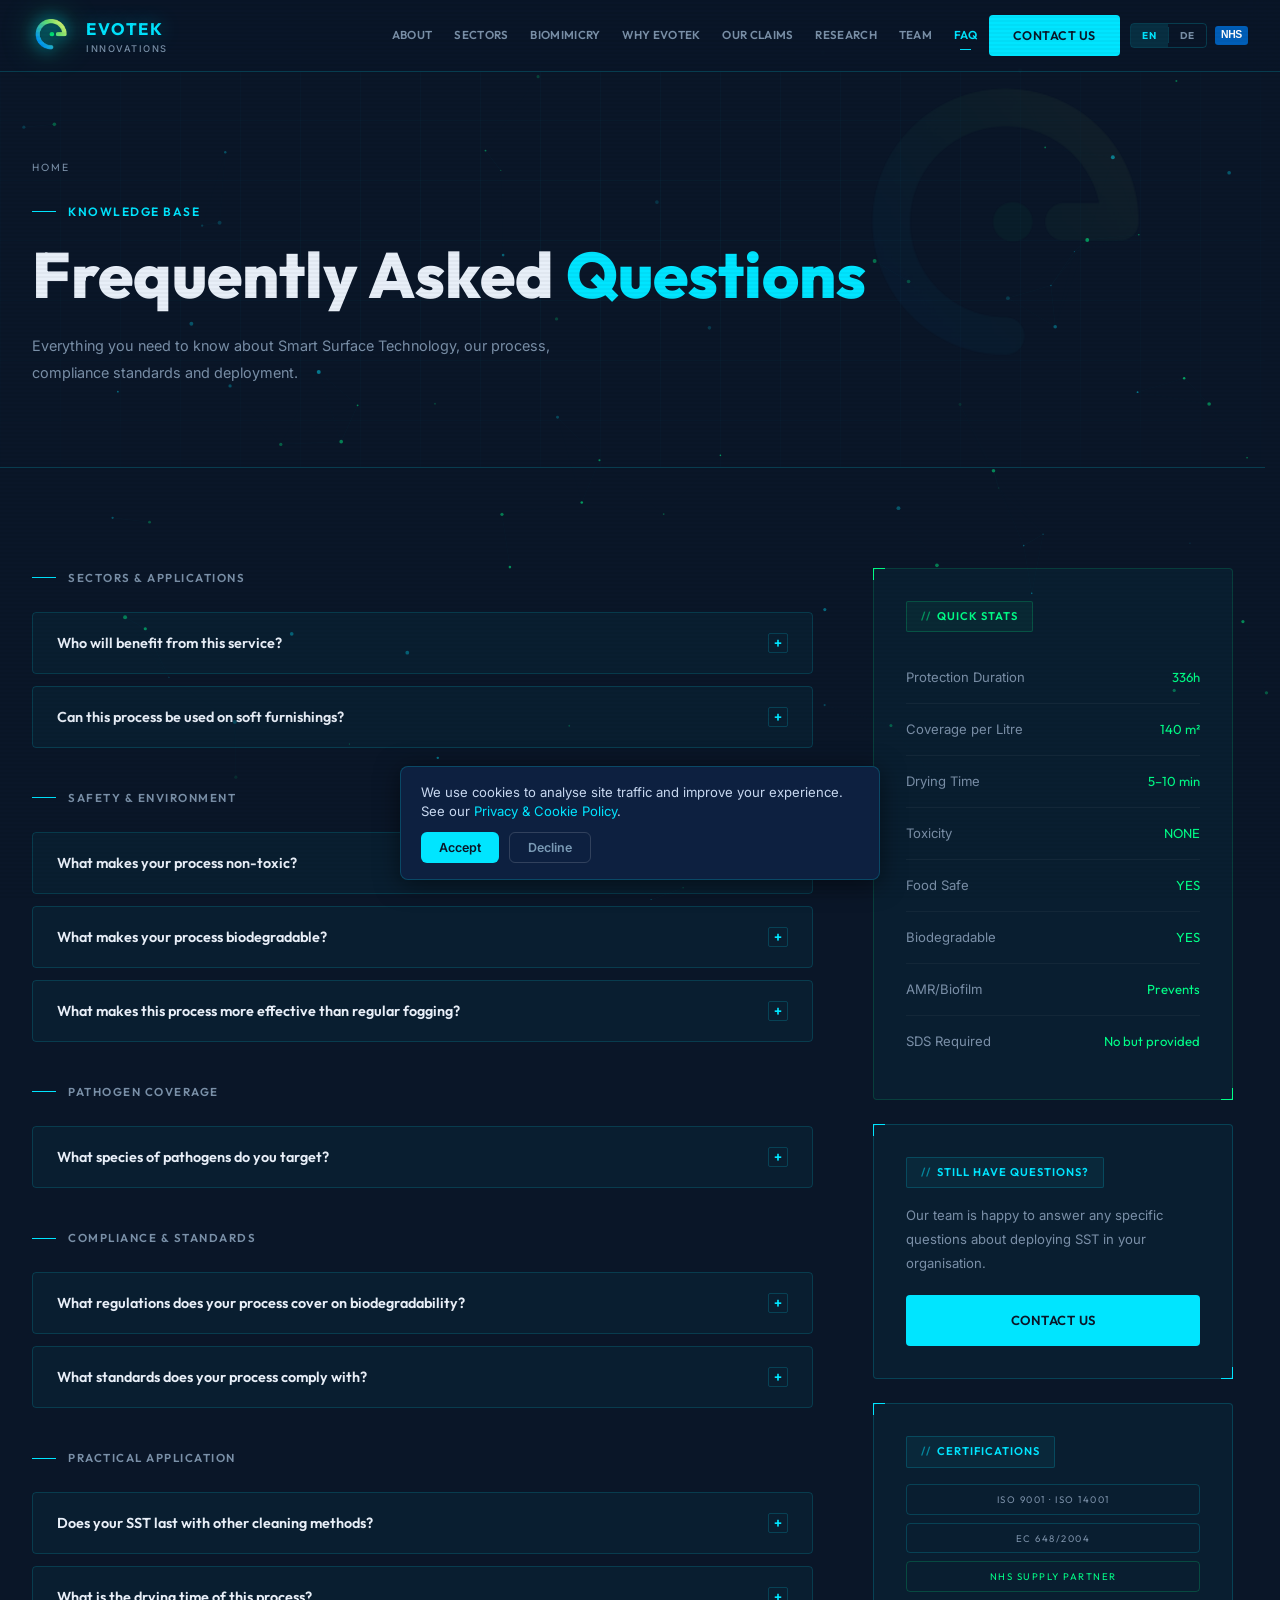
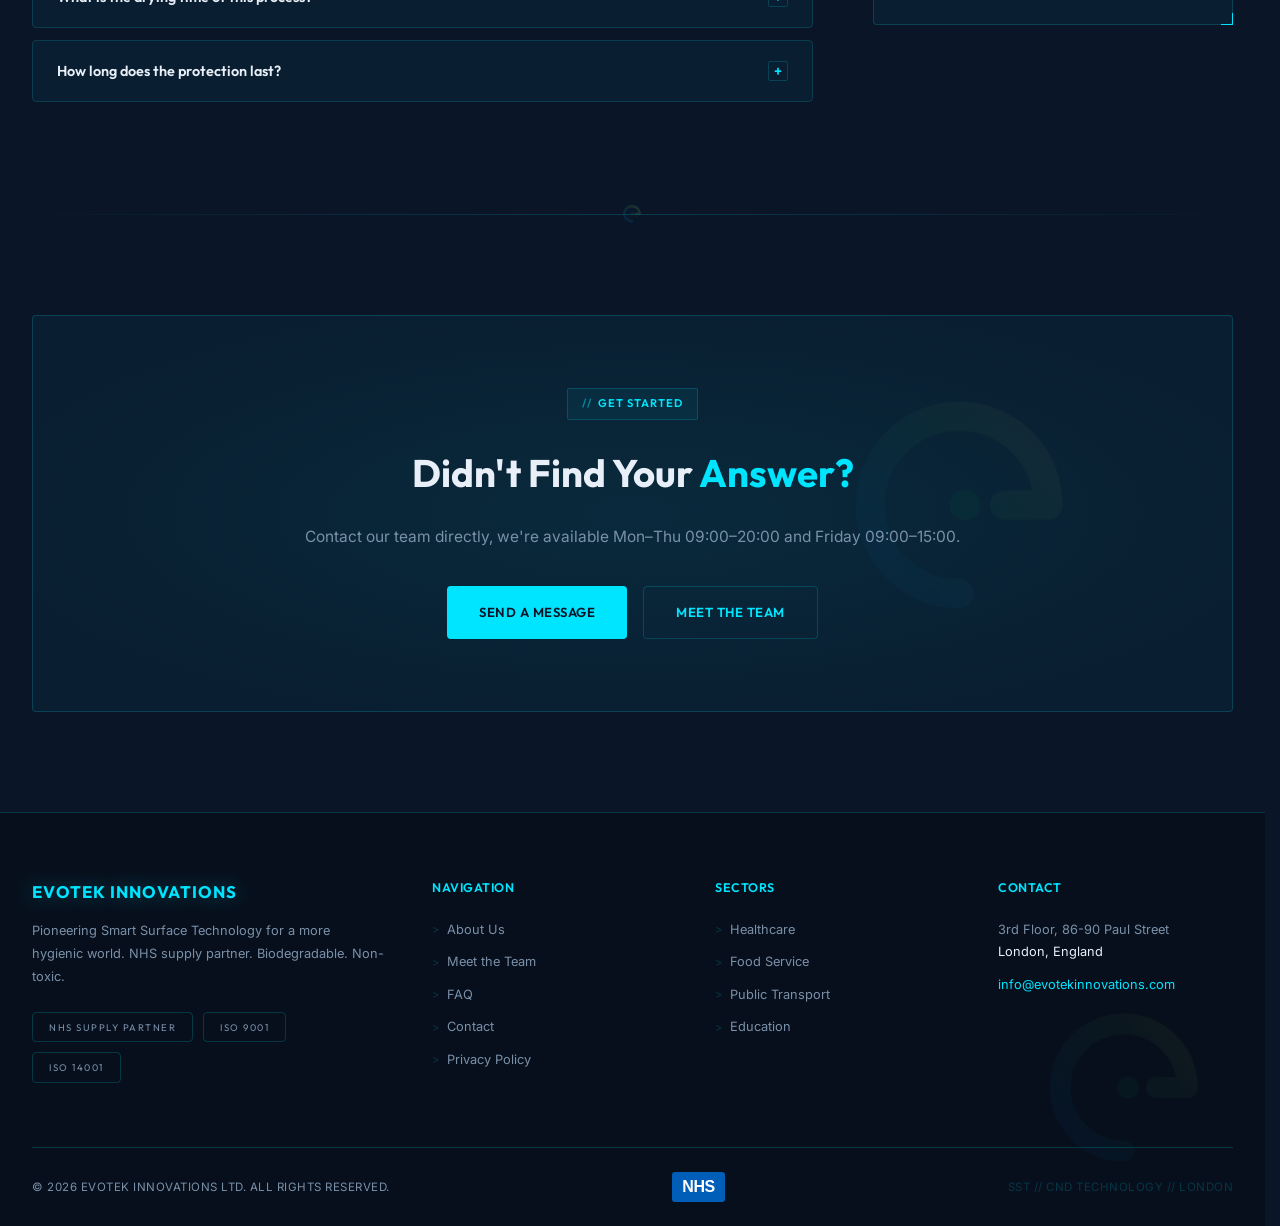
<file: faq.html>
﻿<!DOCTYPE html>
<html lang="en">
<head>
  <meta charset="UTF-8"/>
  <meta name="viewport" content="width=device-width, initial-scale=1.0"/>
  <title>FAQ | EvoTek Innovations | Smart Surface Technology</title>
  <meta name="description" content="Frequently asked questions about EvoTek's Smart Surface Technology — how it works, performance standards, safety profile, application process and compliance."/>
  <link rel="stylesheet" href="css/style.css"/>
  <link rel="canonical" href="https://evotekinnovations.com/faq.html"/>
  <meta name="robots" content="index, follow, max-snippet:-1, max-image-preview:large, max-video-preview:-1">
  <meta name="googlebot" content="index, follow">
  <meta property="og:type" content="website">
  <meta property="og:url" content="https://evotekinnovations.com/faq.html">
  <meta property="og:title" content="FAQ | EvoTek Innovations | Smart Surface Technology">
  <meta property="og:description" content="Frequently asked questions about EvoTek's Smart Surface Technology — how it works, performance standards, safety profile, application process and compliance.">
  <meta property="og:image" content="https://evotekinnovations.com/assets/og-image.jpg">
  <meta property="og:locale" content="en_GB">
  <meta property="og:site_name" content="EvoTek Innovations">
  <meta name="twitter:card" content="summary_large_image">
  <meta name="twitter:title" content="FAQ | EvoTek Innovations | Smart Surface Technology">
  <meta name="twitter:description" content="Frequently asked questions about EvoTek's Smart Surface Technology — how it works, performance standards, safety profile, application process and compliance.">
  <meta name="twitter:image" content="https://evotekinnovations.com/assets/og-image.jpg">
  <meta name="geo.region" content="GB-ENG">
  <meta name="geo.placename" content="London, England">
  <meta name="geo.position" content="51.52436;-0.08648">
  <meta name="ICBM" content="51.52436, -0.08648">
  <link rel="alternate" hreflang="en" href="https://evotekinnovations.com/faq.html"/>
  <link rel="alternate" hreflang="de" href="https://evotekinnovations.com/faq.html?lang=de"/>
  <link rel="alternate" hreflang="x-default" href="https://evotekinnovations.com/faq.html"/>
  <script type="application/ld+json">
  {
    "@context": "https://schema.org",
    "@type": "FAQPage",
    "mainEntity": [
      {
        "@type": "Question",
        "name": "What is Smart Surface Technology (SST)?",
        "acceptedAnswer": {
          "@type": "Answer",
          "text": "Smart Surface Technology (SST) is a physics-based, non-biocidal surface coating that provides continuous antimicrobial protection for up to 336 hours. It works through Engineered Surface Physics — bonding to any surface and physically preventing microbial colonisation without releasing chemicals."
        }
      },
      {
        "@type": "Question",
        "name": "Can SST be applied to all surfaces?",
        "acceptedAnswer": {
          "@type": "Answer",
          "text": "Yes. Due to a carrier complex in the formula, the SST coating attaches to any surface including soft furnishings, hard surfaces, metals, plastics, fabrics and porous substrates."
        }
      },
      {
        "@type": "Question",
        "name": "What is the drying time of the SST process?",
        "acceptedAnswer": {
          "@type": "Answer",
          "text": "The drying time is 5 to 10 minutes. The specially designed applicator ensures treatment particles bond directly to surfaces and do not linger in the air."
        }
      },
      {
        "@type": "Question",
        "name": "How long does EvoTek SST protection last?",
        "acceptedAnswer": {
          "@type": "Answer",
          "text": "Smart Surface Technology provides continuous, non-depleting antimicrobial protection for up to 336 hours (14 days). SST remains active between applications while standard cleaning continues as normal."
        }
      },
      {
        "@type": "Question",
        "name": "Does SST last with other cleaning methods?",
        "acceptedAnswer": {
          "@type": "Answer",
          "text": "Yes. Normal cleaning operations can continue as normal as the SST is non-depleting and cannot be removed. The SST is non-leaching and breaks itself down after around 360 hours leaving no residue or buildup."
        }
      },
      {
        "@type": "Question",
        "name": "What standards does EvoTek's process comply with?",
        "acceptedAnswer": {
          "@type": "Answer",
          "text": "EvoTek is recognised with international standards ISO 9001 (Quality Management) and ISO 14001 (Environmental Management), and holds NHS supply partner status."
        }
      },
      {
        "@type": "Question",
        "name": "How does SST differ from standard fogging?",
        "acceptedAnswer": {
          "@type": "Answer",
          "text": "Standard fogging leaves airborne particles that pose respiratory risk. EvoTek's SST process uses a precisely designed applicator so treatment particles bond directly to surfaces with a 5–10 minute drying time and no airborne residue."
        }
      }
    ]
  }
  </script>
  <meta property="og:type" content="website"/>
  <meta property="og:site_name" content="EvoTek Innovations"/>
  <meta property="og:title" content="FAQ | EvoTek Innovations | Smart Surface Technology Questions"/>
  <meta property="og:description" content="Frequently asked questions about EvoTek Smart Surface Technology. How it works, safety data, application, compliance, NHS supply and cleaning compatibility."/>
  <meta property="og:url" content="https://www.evotekinnovations.com/faq.html"/>
  <meta property="og:image" content="https://www.evotekinnovations.com/images/EVO2.png"/>
  <meta name="twitter:card" content="summary_large_image"/>
  <meta name="twitter:title" content="FAQ | EvoTek Innovations | Smart Surface Technology Questions"/>
  <meta name="twitter:description" content="Frequently asked questions about EvoTek Smart Surface Technology. How it works, safety data, application, compliance, NHS supply and cleaning compatibility."/>
  <meta name="twitter:image" content="https://www.evotekinnovations.com/images/EVO2.png"/>
  <link rel="alternate" hreflang="en" href="https://www.evotekinnovations.com/faq.html"/>
  <link rel="alternate" hreflang="de" href="https://www.evotekinnovations.com/faq.html?lang=de"/>
  <link rel="alternate" hreflang="x-default" href="https://www.evotekinnovations.com/faq.html"/>
  <script type="application/ld+json">
  {
    "@context": "https://schema.org",
    "@graph": [
      {
        "@type": "BreadcrumbList",
        "itemListElement": [
          { "@type": "ListItem", "position": 1, "name": "Home", "item": "https://www.evotekinnovations.com/" },
          { "@type": "ListItem", "position": 2, "name": "FAQ", "item": "https://www.evotekinnovations.com/faq.html" }
        ]
      },
      {
        "@type": "FAQPage",
        "@id": "https://www.evotekinnovations.com/faq.html",
        "url": "https://www.evotekinnovations.com/faq.html",
        "name": "FAQ",
        "isPartOf": { "@id": "https://www.evotekinnovations.com/#website" },
        "inLanguage": "en-GB"
      }
    ]
  }
  </script>
  <meta name="robots" content="index, follow"/>
</head>
<body>

<nav aria-label="Main navigation">
  <div class="nav-inner">
    <a href="index.html" class="nav-logo">
      <img src="images/EVO2.png" alt="EvoTek Logo" class="nav-logo-img"/>
      <div>
        <span class="nav-logo-name">EVOTEK</span>
        <span class="nav-logo-sub">INNOVATIONS</span>
      </div>
    </a>
    <div class="nav-links">
      <a href="about.html" class="nav-link" data-i18n="nav.about">ABOUT</a>
      <a href="sectors.html" class="nav-link" data-i18n="nav.sectors">SECTORS</a>
      <a href="biomimicry.html" class="nav-link" data-i18n="nav.biomimicry">BIOMIMICRY</a>
      <a href="why-evotek.html" class="nav-link" data-i18n="nav.why">WHY EVOTEK</a>
      <a href="claims.html" class="nav-link" data-i18n="nav.claims">OUR CLAIMS</a>
      <a href="research.html" class="nav-link">RESEARCH</a>
      <a href="team.html" class="nav-link" data-i18n="nav.team">TEAM</a>
      <a href="faq.html" class="nav-link" data-i18n="nav.faq">FAQ</a>
      <a href="contact.html" class="nav-cta" data-i18n="nav.contact">CONTACT US</a>
      <div class="lang-switcher" id="lang-switcher">
        <button class="lang-btn active" onclick="setLang('en')" id="btn-en">EN</button>
        <div class="lang-divider"></div>
        <button class="lang-btn" onclick="setLang('de')" id="btn-de">DE</button>
      </div>
      <a href="https://www.england.nhs.uk/" target="_blank" rel="noopener" class="nhs-logo nhs-logo--nav" title="NHS Supply Partner">NHS</a>
    </div>
    <button class="hamburger" id="hamburger" aria-label="Open menu" aria-expanded="false">
      <span></span><span></span><span></span>
    </button>
  </div>
</nav>
<div id="mobile-nav">
  <a href="about.html" data-i18n="nav.about">ABOUT</a>
  <a href="sectors.html" data-i18n="nav.sectors">SECTORS</a>
  <a href="biomimicry.html" data-i18n="nav.biomimicry">BIOMIMICRY</a>
  <a href="why-evotek.html" data-i18n="nav.why">WHY EVOTEK</a>
  <a href="claims.html" data-i18n="nav.claims">OUR CLAIMS</a>
  <a href="research.html">RESEARCH</a>
  <a href="team.html" data-i18n="nav.team.mob">MEET THE TEAM</a>
  <a href="faq.html" data-i18n="nav.faq">FAQ</a>
  <a href="contact.html" class="nav-cta" data-i18n="nav.contact">CONTACT US</a>
</div>

<!-- PAGE HERO -->
<header class="page-hero">
  <div class="logo-watermark page-hero-watermark"></div>
  <div class="hero-grid-bg"></div>
  <div class="container">
    <a href="index.html" data-i18n="nav.home" style="display:inline-flex;align-items:center;gap:8px;font-family:var(--font-head);font-size:0.65rem;letter-spacing:2px;color:var(--muted);margin-bottom:24px;transition:color 0.2s;" onmouseover="this.style.color='var(--cyan)'" onmouseout="this.style.color='var(--muted)'">
      <svg width="14" height="14" viewBox="0 0 24 24" fill="none" stroke="currentColor" stroke-width="2" stroke-linecap="round" aria-hidden="true"><line x1="19" y1="12" x2="5" y2="12"/><polyline points="12 19 5 12 12 5"/></svg>
      HOME
    </a>
    <div class="page-hero-label" data-i18n="faq.hero.label">KNOWLEDGE BASE</div>
    <h1 data-i18n-html="faq.hero.h1">Frequently Asked <span class="accent">Questions</span></h1>
    <p class="page-hero-sub" data-i18n="faq.hero.sub">Everything you need to know about Smart Surface Technology, our process, compliance standards and deployment.</p>
  </div>
</header>

<!-- FAQ -->
<section class="section">
  <div class="container">
    <div class="faq-layout-grid">

      <div>
        <!-- SECTOR -->
        <div class="section-label" style="margin-bottom:24px;" data-i18n="faq.grp1.label">SECTORS &amp; APPLICATIONS</div>

        <div class="faq-item reveal">
          <button class="faq-q" aria-expanded="false">
            <span data-i18n="faq.q1">Who will benefit from this service?</span>
            <span class="faq-icon">+</span>
          </button>
          <div class="faq-a" role="region" data-i18n="faq.a1">All public sectors including Healthcare, Workplace, Hotels, Leisure, Entertainment, Catering and Public Transport with high traffic of public. The system reduces surface contamination in high-traffic environments, making it ideal anywhere people gather.</div>
        </div>

        <div class="faq-item reveal" style="transition-delay:40ms">
          <button class="faq-q" aria-expanded="false">
            <span data-i18n="faq.q2">Can this process be used on soft furnishings?</span>
            <span class="faq-icon">+</span>
          </button>
          <div class="faq-a" role="region" data-i18n="faq.a2">Yes. Due to a carrier complex in the formula, the SST coating attaches to any surface — soft furnishings, hard surfaces, metals, plastics, fabrics and porous substrates. Surface versatility is one of the key advantages of organosilane chemistry.</div>
        </div>

        <!-- SAFETY -->
        <div class="section-label" style="margin-top:40px;margin-bottom:24px;" data-i18n="faq.grp2.label">SAFETY &amp; ENVIRONMENT</div>

        <div class="faq-item reveal" style="transition-delay:80ms">
          <button class="faq-q" aria-expanded="false">
            <span data-i18n="faq.q3">What makes your process non-toxic?</span>
            <span class="faq-icon">+</span>
          </button>
          <div class="faq-a" role="region" data-i18n="faq.a3">The process is food-safe and water-based. It uses a natural acid formulation with no harmful residues. It has been independently tested and approved for use in sensitive environments including food preparation areas and healthcare settings.</div>
        </div>

        <div class="faq-item reveal" style="transition-delay:100ms">
          <button class="faq-q" aria-expanded="false">
            <span data-i18n="faq.q4">What makes your process biodegradable?</span>
            <span class="faq-icon">+</span>
          </button>
          <div class="faq-a" role="region" data-i18n="faq.a4">Our process is water-based and made with a natural acid. The surfactants contained comply with the biodegradability criteria laid down in Regulation EC 648/2004. This ensures minimal environmental impact and aligns with NHS Green Plan sustainability priorities.</div>
        </div>

        <div class="faq-item reveal" style="transition-delay:120ms">
          <button class="faq-q" aria-expanded="false">
            <span data-i18n="faq.q5">What makes this process more effective than regular fogging?</span>
            <span class="faq-icon">+</span>
          </button>
          <div class="faq-a" role="region" data-i18n="faq.a5">The applicator is specially designed to the exact micron, ensuring treatment particles don't linger in the air. This ensures respiratory safety and a fast 5–8 minute drying time. Standard fogging leaves airborne particles that pose respiratory risk; our SST process bonds directly to surfaces.</div>
        </div>

        <!-- PERFORMANCE -->
        <div class="section-label" style="margin-top:40px;margin-bottom:24px;" data-i18n="faq.grp3.label">PERFORMANCE &amp; DURATION</div>

        <div class="faq-item reveal" style="transition-delay:160ms">
          <button class="faq-q" aria-expanded="false">
            <span data-i18n="faq.q6">What types of surfaces and environments is SST suited to?</span>
            <span class="faq-icon">+</span>
          </button>
          <div class="faq-a" role="region" data-i18n="faq.a6">SST bonds to any substrate and reduces contamination adhesion across fabrics, metals, plastics, wood, glass, and porous surfaces. It is suited to any sector where surface hygiene, material durability, and reduced contamination build-up are priorities — from healthcare and hospitality to food service and public transport.</div>
        </div>

        <!-- STANDARDS -->
        <div class="section-label" style="margin-top:40px;margin-bottom:24px;" data-i18n="faq.grp4.label">COMPLIANCE &amp; STANDARDS</div>

        <div class="faq-item reveal" style="transition-delay:220ms">
          <button class="faq-q" aria-expanded="false">
            <span data-i18n="faq.q8">What regulations does your process cover on biodegradability?</span>
            <span class="faq-icon">+</span>
          </button>
          <div class="faq-a" role="region" data-i18n="faq.a8">The surfactants contained comply with the biodegradability criteria laid down in Regulation EC 648/2004. This is the European standard for surfactant biodegradability in detergents and cleaning products.</div>
        </div>

        <div class="faq-item reveal" style="transition-delay:240ms">
          <button class="faq-q" aria-expanded="false">
            <span data-i18n="faq.q9">What standards does your process comply with?</span>
            <span class="faq-icon">+</span>
          </button>
          <div class="faq-a" role="region" data-i18n="faq.a9">Complies with Modified DIN EN 1040, Modified DIN EN 1276, and EN 14476. Also recognised with international standards ISO 9001 (Quality Management) and ISO 14001 (Environmental Management). EvoTek holds NHS supply partner status.</div>
        </div>

        <!-- PRACTICAL -->
        <div class="section-label" style="margin-top:40px;margin-bottom:24px;" data-i18n="faq.grp5.label">PRACTICAL APPLICATION</div>

        <div class="faq-item reveal" style="transition-delay:280ms">
          <button class="faq-q" aria-expanded="false">
            <span data-i18n="faq.q10">Does your sealant last with other cleaning methods?</span>
            <span class="faq-icon">+</span>
          </button>
          <div class="faq-a" role="region" data-i18n="faq.a10">Yes. The sealant is bonded to the surface via covalent organosilane chemistry, so further chemical and physical forms of cleaning can be carried out as normal. The SST surface layer is non-leaching and is not removed by standard cleaning protocols.</div>
        </div>

        <div class="faq-item reveal" style="transition-delay:300ms">
          <button class="faq-q" aria-expanded="false">
            <span data-i18n="faq.q11">What is the drying time of this process?</span>
            <span class="faq-icon">+</span>
          </button>
          <div class="faq-a" role="region" data-i18n="faq.a11">5–8 minutes. This is significantly faster than standard fogging methods. The specially designed applicator delivers particles at the exact micron, ensuring rapid bonding to surfaces and minimal disruption to operations.</div>
        </div>

        <div class="faq-item reveal" style="transition-delay:320ms">
          <button class="faq-q" aria-expanded="false">
            <span data-i18n="faq.q12">How long does the protection last?</span>
            <span class="faq-icon">+</span>
          </button>
          <div class="faq-a" role="region" data-i18n="faq.a12">The Smart Surface Technology provides continuous, non-depleting surface protection for up to 336 hours (14 days). Unlike conventional chemical treatments that require frequent reapplication, SST — as a Non-Depleting Technology (NDT) — maintains its protective surface properties between applications while standard cleaning continues as normal.</div>
        </div>
      </div>

      <!-- Sidebar -->
      <div class="faq-sidebar">
        <div class="hud-card hud-card-green reveal">
          <div class="chip chip-green" style="margin-bottom:20px;" data-i18n="faq.sidebar.chip">QUICK STATS</div>
          <div class="data-row"><span class="data-key" data-i18n="faq.sidebar.dur.k">Protection Duration</span><span class="data-val">336h</span></div>
          <div class="data-row"><span class="data-key" data-i18n="faq.sidebar.cov.k">Coverage per Litre</span><span class="data-val">140 m²</span></div>
          <div class="data-row"><span class="data-key" data-i18n="faq.sidebar.dry.k">Drying Time</span><span class="data-val">5–10 min</span></div>
          <div class="data-row"><span class="data-key" data-i18n="faq.sidebar.tox.k">Toxicity</span><span class="data-val" data-i18n="faq.sidebar.none">NONE</span></div>
          <div class="data-row"><span class="data-key" data-i18n="faq.sidebar.food.k">Food Safe</span><span class="data-val" data-i18n="faq.sidebar.yes">YES</span></div>
          <div class="data-row"><span class="data-key" data-i18n="faq.sidebar.bio.k">Biodegradable</span><span class="data-val" data-i18n="faq.sidebar.yes2">YES</span></div>
          <div class="data-row"><span class="data-key" data-i18n="faq.sidebar.amr.k">AMR/Biofilm</span><span class="data-val" style="color:var(--green);">Prevents</span></div>
          <div class="data-row"><span class="data-key" data-i18n="faq.sidebar.sds.k">SDS Required</span><span class="data-val">No but provided</span></div>
        </div>

        <div class="hud-card" style="margin-top:24px;">
          <div class="chip" style="margin-bottom:16px;" data-i18n="faq.still.chip">STILL HAVE QUESTIONS?</div>
          <p style="font-size:0.82rem;color:var(--muted);line-height:1.8;margin-bottom:20px;" data-i18n="faq.still.p">Our team is happy to answer any specific questions about deploying SST in your organisation.</p>
          <a href="contact.html" class="btn-primary" style="width:100%;justify-content:center;" data-i18n="faq.still.btn">CONTACT US</a>
        </div>

        <div class="hud-card" style="margin-top:24px;">
          <div class="chip" style="margin-bottom:16px;" data-i18n="faq.cert.chip">CERTIFICATIONS</div>
          <div style="display:flex;flex-direction:column;gap:8px;">
            <span class="accred-badge" style="display:block;text-align:center;">ISO 9001 · ISO 14001</span>
            <span class="accred-badge" style="display:block;text-align:center;">EC 648/2004</span>
            <span class="accred-badge" style="display:block;text-align:center;color:var(--green);border-color:rgba(0,255,136,0.2);" data-i18n="faq.cert.nhs">NHS SUPPLY PARTNER</span>
          </div>
        </div>
      </div>

    </div>
  </div>
</section>

<div class="sep"></div>

<!-- CTA -->
<section class="section">
  <div class="container">
    <div class="cta-banner reveal">
      <div class="logo-watermark cta-logo-watermark"></div>
      <div class="chip" style="margin:0 auto 20px;" data-i18n="faq.cta.chip">GET STARTED</div>
      <h2 data-i18n-html="faq.cta.title">Didn't Find Your <span style="color:var(--cyan)">Answer?</span></h2>
      <p data-i18n="faq.cta.sub">Contact our team directly — we're available Mon–Thu 09:00–20:00 and Friday 09:00–15:00.</p>
      <div class="btns">
        <a href="contact.html" class="btn-primary" data-i18n="faq.cta.btn1">SEND A MESSAGE</a>
        <a href="team.html" class="btn-ghost" data-i18n="faq.cta.btn2">MEET THE TEAM</a>
      </div>
    </div>
  </div>
</section>

<!-- FOOTER -->
<footer style="position:relative;overflow:hidden;">
  <div class="logo-watermark footer-logo-watermark"></div>
  <div class="container">
    <div class="footer-top">
      <div>
        <div class="footer-brand-name">EVOTEK INNOVATIONS</div>
        <p class="footer-brand-desc" data-i18n="foot.desc">Pioneering Smart Surface Technology for a more hygienic world. NHS supply partner. Biodegradable. Non-toxic.</p>
        <div style="display:flex;gap:10px;flex-wrap:wrap;">
          <span class="accred-badge">NHS SUPPLY PARTNER</span>
          <span class="accred-badge">ISO 9001</span>
          <span class="accred-badge">ISO 14001</span>
        </div>
      </div>
      <div>
        <div class="footer-heading" data-i18n="foot.nav.h">NAVIGATION</div>
        <ul class="footer-links">
          <li><a href="about.html" data-i18n="foot.nav.1">About Us</a></li>
          <li><a href="team.html" data-i18n="foot.nav.2">Meet the Team</a></li>
          <li><a href="faq.html" data-i18n="foot.nav.3">FAQ</a></li>
          <li><a href="contact.html" data-i18n="foot.nav.4">Contact</a></li>
          <li><a href="privacy.html">Privacy Policy</a></li>
        </ul>
      </div>
      <div>
        <div class="footer-heading" data-i18n="foot.sec.h">SECTORS</div>
        <ul class="footer-links">
          <li><a href="sectors.html" data-i18n="foot.sec.1">Healthcare</a></li>
          <li><a href="sectors.html" data-i18n="foot.sec.2">Food Service</a></li>
          <li><a href="sectors.html" data-i18n="foot.sec.3">Public Transport</a></li>
          <li><a href="sectors.html" data-i18n="foot.sec.4">Education</a></li>
        </ul>
      </div>
      <div>
        <div class="footer-heading" data-i18n="foot.con.h">CONTACT</div>
        <div class="footer-contact-item">3rd Floor, 86-90 Paul Street<br><span>London, England</span></div>
        <div class="footer-contact-item"><a href="mailto:info@evotekinnovations.com" style="color:var(--cyan)">info@evotekinnovations.com</a></div>
      </div>
    </div>
    <div class="footer-bottom">
      <span data-i18n="foot.copy">© 2026 EVOTEK INNOVATIONS LTD. ALL RIGHTS RESERVED.</span>
      <a href="https://www.england.nhs.uk/" target="_blank" rel="noopener" class="nhs-logo" title="NHS Supply Partner">NHS</a>
      <span style="color:var(--border)">SST // CND TECHNOLOGY // LONDON</span>
    </div>
  </div>
</footer>

<script src="js/lang.js" defer></script>
<script src="js/main.js" defer></script>
<script src="js/cookies.js" defer></script>
</body>
</html>
</file>
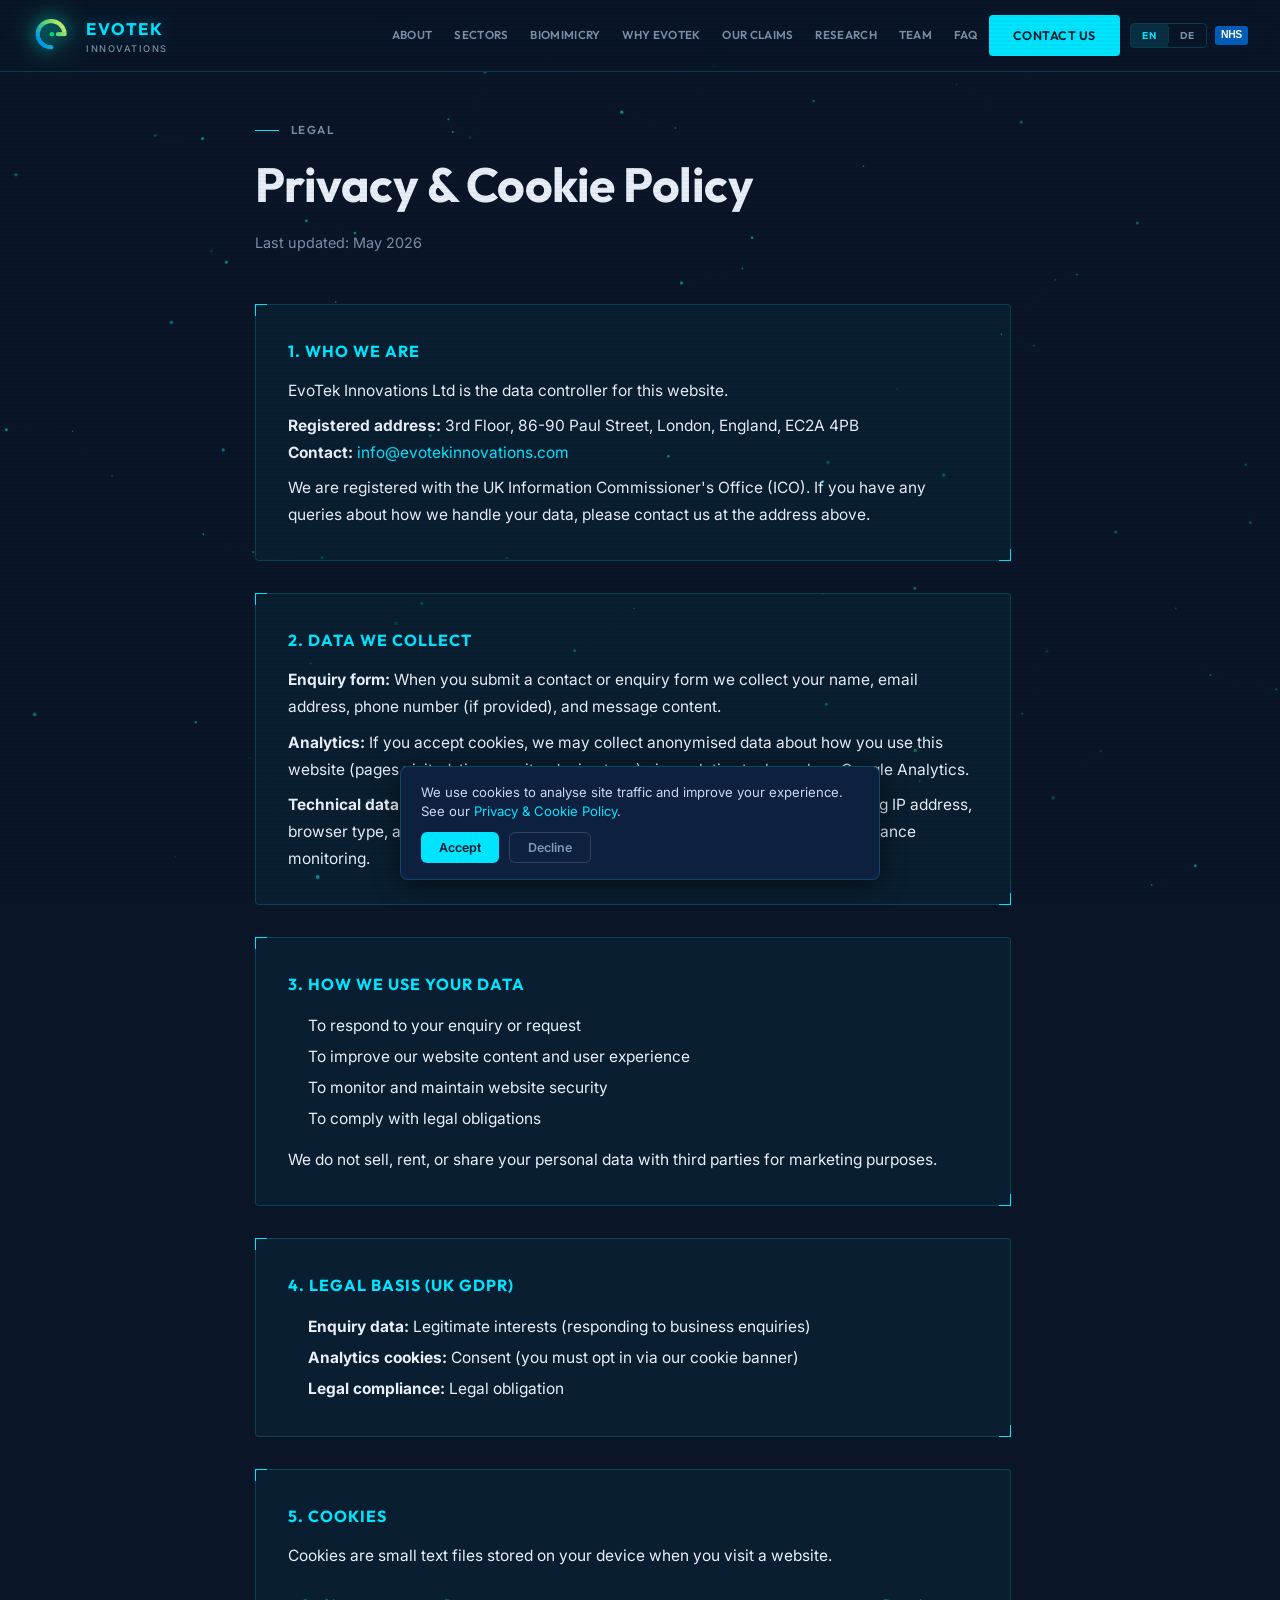
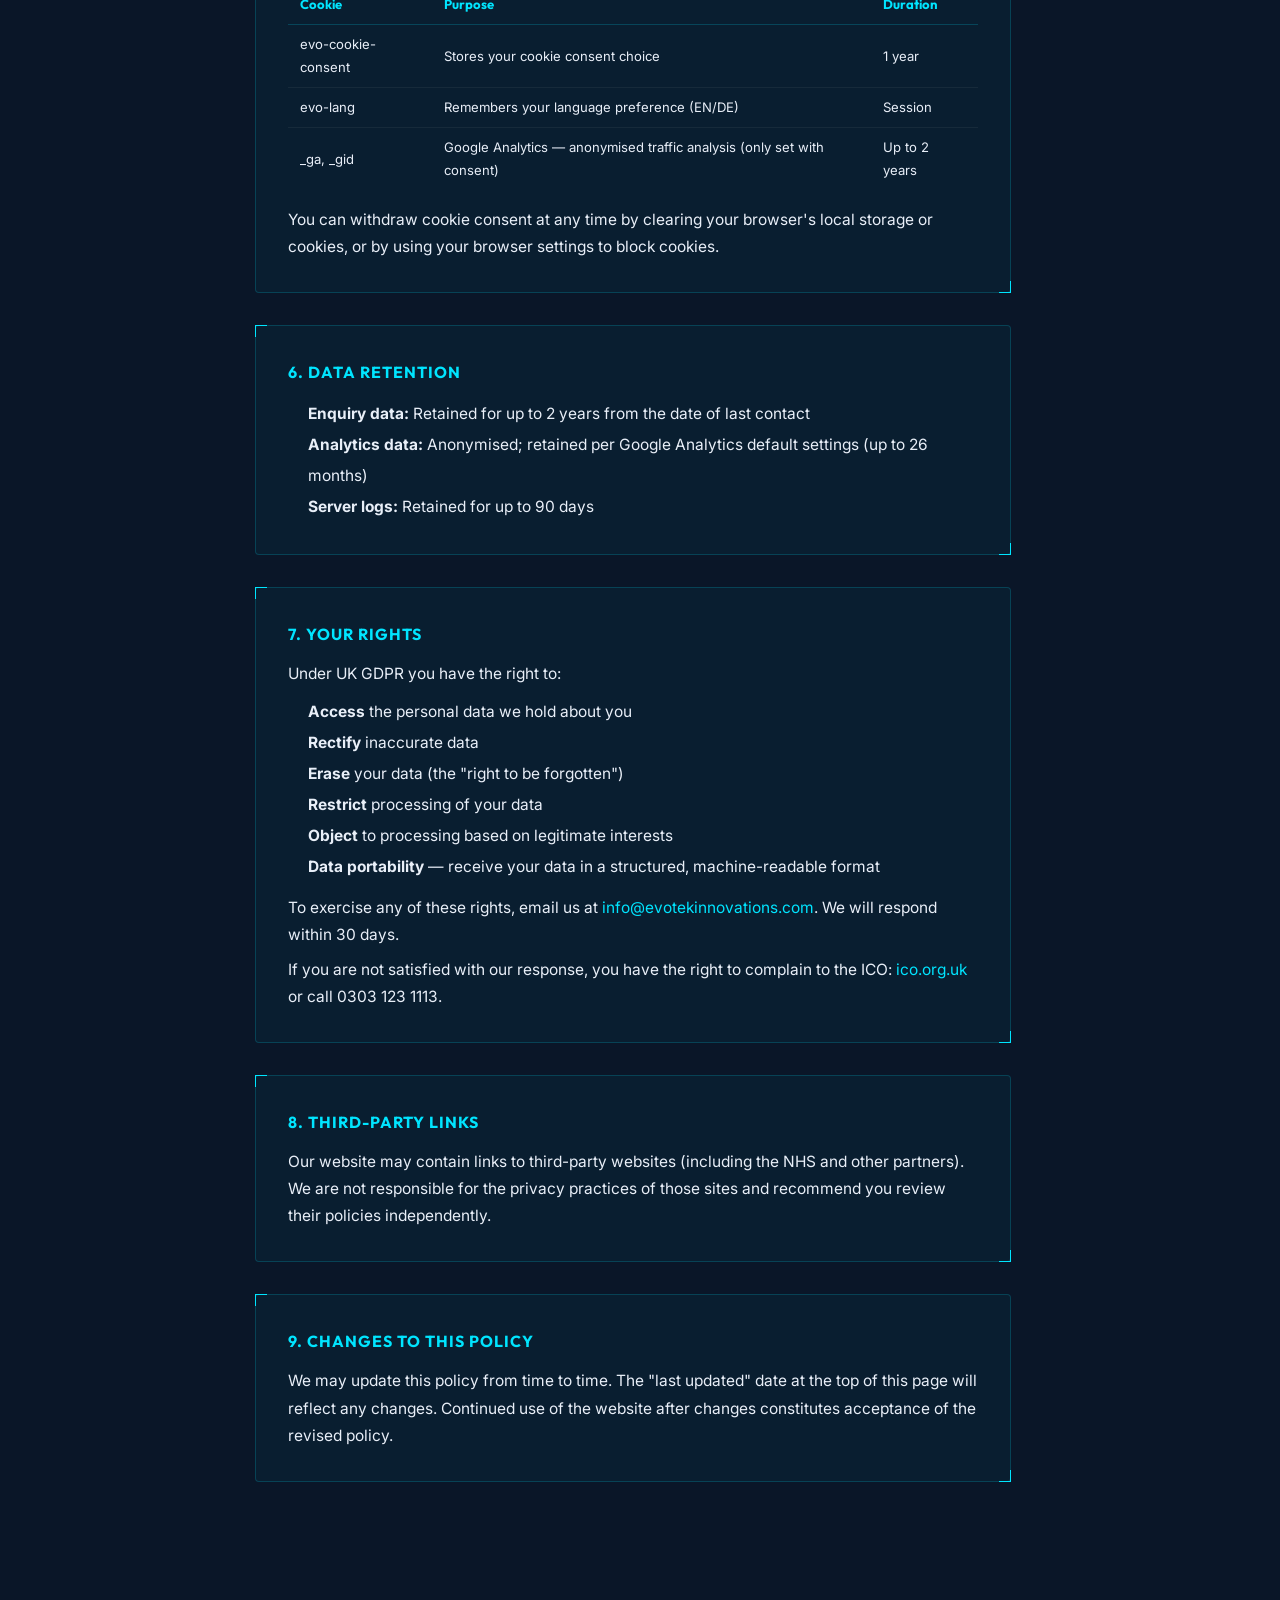
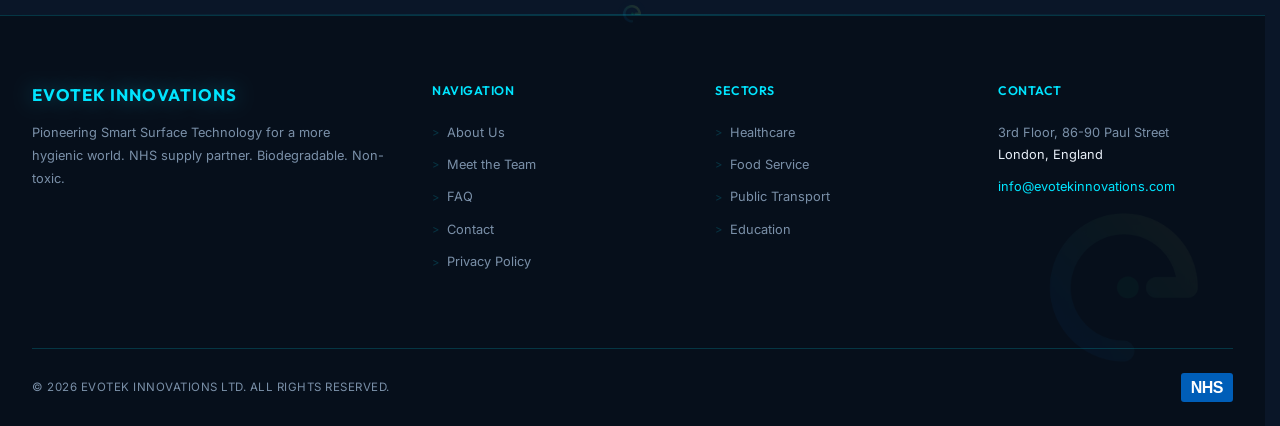
<file: privacy.html>
﻿<!DOCTYPE html>
<html lang="en">
<head>
  <meta charset="UTF-8"/>
  <meta name="viewport" content="width=device-width, initial-scale=1.0"/>
  <title>Privacy & Cookie Policy | EvoTek Innovations</title>
  <meta name="description" content="Privacy and cookie policy for EvoTek Innovations Ltd. How we collect, use and protect your data in accordance with UK GDPR."/>
  <link rel="stylesheet" href="css/style.css"/>
  <link rel="canonical" href="https://evotekinnovations.com/privacy.html"/>
  <meta name="robots" content="index, follow, max-snippet:-1, max-image-preview:large, max-video-preview:-1">
  <meta name="googlebot" content="index, follow">
  <meta property="og:type" content="website">
  <meta property="og:url" content="https://evotekinnovations.com/privacy.html">
  <meta property="og:title" content="Privacy and Cookie Policy | EvoTek Innovations">
  <meta property="og:description" content="Privacy and cookie policy for EvoTek Innovations Ltd. How we collect, use and protect your data in accordance with UK GDPR.">
  <meta property="og:image" content="https://evotekinnovations.com/assets/og-image.jpg">
  <meta property="og:locale" content="en_GB">
  <meta property="og:site_name" content="EvoTek Innovations">
  <meta name="twitter:card" content="summary_large_image">
  <meta name="twitter:title" content="Privacy and Cookie Policy | EvoTek Innovations">
  <meta name="twitter:description" content="Privacy and cookie policy for EvoTek Innovations Ltd. How we collect, use and protect your data in accordance with UK GDPR.">
  <meta name="twitter:image" content="https://evotekinnovations.com/assets/og-image.jpg">
  <meta name="geo.region" content="GB-ENG">
  <meta name="geo.placename" content="London, England">
  <meta name="geo.position" content="51.52436;-0.08648">
  <meta name="ICBM" content="51.52436, -0.08648">
  <link rel="alternate" hreflang="en" href="https://evotekinnovations.com/privacy.html"/>
  <link rel="alternate" hreflang="de" href="https://evotekinnovations.com/privacy.html?lang=de"/>
  <link rel="alternate" hreflang="x-default" href="https://evotekinnovations.com/privacy.html"/>
  <script type="application/ld+json">
  {
    "@context": "https://schema.org",
    "@graph": [
      {
        "@type": "BreadcrumbList",
        "itemListElement": [
          { "@type": "ListItem", "position": 1, "name": "Home", "item": "https://evotekinnovations.com/" },
          { "@type": "ListItem", "position": 2, "name": "Privacy Policy", "item": "https://evotekinnovations.com/privacy.html" }
        ]
      },
      {
        "@type": "WebPage",
        "@id": "https://evotekinnovations.com/privacy.html",
        "url": "https://evotekinnovations.com/privacy.html",
        "name": "Privacy and Cookie Policy",
        "isPartOf": { "@id": "https://evotekinnovations.com/#website" },
        "inLanguage": "en-GB"
      }
    ]
  }
  </script>
  <meta name="robots" content="index, follow"/>
</head>
<body>

<nav aria-label="Main navigation">
  <div class="nav-inner">
    <a href="index.html" class="nav-logo">
      <img src="images/EVO2.png" alt="EvoTek Logo" class="nav-logo-img"/>
      <div>
        <span class="nav-logo-name">EVOTEK</span>
        <span class="nav-logo-sub">INNOVATIONS</span>
      </div>
    </a>
    <div class="nav-links">
      <a href="about.html" class="nav-link" data-i18n="nav.about">ABOUT</a>
      <a href="sectors.html" class="nav-link" data-i18n="nav.sectors">SECTORS</a>
      <a href="biomimicry.html" class="nav-link" data-i18n="nav.biomimicry">BIOMIMICRY</a>
      <a href="why-evotek.html" class="nav-link" data-i18n="nav.why">WHY EVOTEK</a>
      <a href="claims.html" class="nav-link" data-i18n="nav.claims">OUR CLAIMS</a>
      <a href="research.html" class="nav-link">RESEARCH</a>
      <a href="team.html" class="nav-link" data-i18n="nav.team">TEAM</a>
      <a href="faq.html" class="nav-link" data-i18n="nav.faq">FAQ</a>
      <a href="contact.html" class="nav-cta" data-i18n="nav.contact">CONTACT US</a>
      <div class="lang-switcher" id="lang-switcher">
        <button class="lang-btn active" onclick="setLang('en')" id="btn-en">EN</button>
        <div class="lang-divider"></div>
        <button class="lang-btn" onclick="setLang('de')" id="btn-de">DE</button>
      </div>
      <a href="https://www.england.nhs.uk/" target="_blank" rel="noopener" class="nhs-logo nhs-logo--nav" title="NHS Supply Partner">NHS</a>
    </div>
    <button class="hamburger" id="hamburger" aria-label="Open menu" aria-expanded="false">
      <span></span><span></span><span></span>
    </button>
  </div>
</nav>

<div id="mobile-nav" aria-hidden="true">
  <a href="about.html" data-i18n="nav.about">ABOUT</a>
  <a href="sectors.html" data-i18n="nav.sectors">SECTORS</a>
  <a href="biomimicry.html" data-i18n="nav.biomimicry">BIOMIMICRY</a>
  <a href="why-evotek.html" data-i18n="nav.why">WHY EVOTEK</a>
  <a href="claims.html" data-i18n="nav.claims">OUR CLAIMS</a>
  <a href="research.html">RESEARCH</a>
  <a href="team.html" data-i18n="nav.team">TEAM</a>
  <a href="faq.html" data-i18n="nav.faq">FAQ</a>
  <a href="contact.html" class="nav-cta">CONTACT US</a>
  <div class="lang-switcher" style="margin:16px auto 0;justify-content:center;">
    <button class="lang-btn active" onclick="setLang('en')" id="mob-btn-en">EN</button>
    <div class="lang-divider"></div>
    <button class="lang-btn" onclick="setLang('de')" id="mob-btn-de">DE</button>
  </div>
</div>

<main>
<section class="section" style="padding-top:120px;">
  <div class="container" style="max-width:820px;">

    <div class="section-header reveal" style="margin-bottom:48px;">
      <div class="section-label">LEGAL</div>
      <h1 class="section-title">Privacy &amp; Cookie Policy</h1>
      <p class="section-sub">Last updated: May 2026</p>
    </div>

    <div class="hud-card reveal" style="margin-bottom:32px;">
      <h2 style="font-family:var(--font-head);color:var(--cyan);font-size:1rem;letter-spacing:1px;margin-bottom:12px;">1. WHO WE ARE</h2>
      <p>EvoTek Innovations Ltd is the data controller for this website.</p>
      <p style="margin-top:8px;"><strong>Registered address:</strong> 3rd Floor, 86-90 Paul Street, London, England, EC2A 4PB</p>
      <p><strong>Contact:</strong> <a href="mailto:info@evotekinnovations.com" style="color:var(--cyan)">info@evotekinnovations.com</a></p>
      <p style="margin-top:8px;">We are registered with the UK Information Commissioner's Office (ICO). If you have any queries about how we handle your data, please contact us at the address above.</p>
    </div>

    <div class="hud-card reveal" style="margin-bottom:32px;">
      <h2 style="font-family:var(--font-head);color:var(--cyan);font-size:1rem;letter-spacing:1px;margin-bottom:12px;">2. DATA WE COLLECT</h2>
      <p><strong>Enquiry form:</strong> When you submit a contact or enquiry form we collect your name, email address, phone number (if provided), and message content.</p>
      <p style="margin-top:8px;"><strong>Analytics:</strong> If you accept cookies, we may collect anonymised data about how you use this website (pages visited, time on site, device type) via analytics tools such as Google Analytics.</p>
      <p style="margin-top:8px;"><strong>Technical data:</strong> Our web server automatically logs standard access data including IP address, browser type, and referring URL. This data is used solely for security and performance monitoring.</p>
    </div>

    <div class="hud-card reveal" style="margin-bottom:32px;">
      <h2 style="font-family:var(--font-head);color:var(--cyan);font-size:1rem;letter-spacing:1px;margin-bottom:12px;">3. HOW WE USE YOUR DATA</h2>
      <ul style="padding-left:20px;line-height:2;">
        <li>To respond to your enquiry or request</li>
        <li>To improve our website content and user experience</li>
        <li>To monitor and maintain website security</li>
        <li>To comply with legal obligations</li>
      </ul>
      <p style="margin-top:12px;">We do not sell, rent, or share your personal data with third parties for marketing purposes.</p>
    </div>

    <div class="hud-card reveal" style="margin-bottom:32px;">
      <h2 style="font-family:var(--font-head);color:var(--cyan);font-size:1rem;letter-spacing:1px;margin-bottom:12px;">4. LEGAL BASIS (UK GDPR)</h2>
      <ul style="padding-left:20px;line-height:2;">
        <li><strong>Enquiry data:</strong> Legitimate interests (responding to business enquiries)</li>
        <li><strong>Analytics cookies:</strong> Consent (you must opt in via our cookie banner)</li>
        <li><strong>Legal compliance:</strong> Legal obligation</li>
      </ul>
    </div>

    <div class="hud-card reveal" style="margin-bottom:32px;">
      <h2 style="font-family:var(--font-head);color:var(--cyan);font-size:1rem;letter-spacing:1px;margin-bottom:12px;">5. COOKIES</h2>
      <p>Cookies are small text files stored on your device when you visit a website.</p>
      <div style="margin-top:16px;overflow-x:auto;">
        <table style="width:100%;border-collapse:collapse;font-size:0.82rem;">
          <thead>
            <tr style="border-bottom:1px solid rgba(0,229,255,0.2);">
              <th style="text-align:left;padding:8px 12px;color:var(--cyan);font-family:var(--font-head);">Cookie</th>
              <th style="text-align:left;padding:8px 12px;color:var(--cyan);font-family:var(--font-head);">Purpose</th>
              <th style="text-align:left;padding:8px 12px;color:var(--cyan);font-family:var(--font-head);">Duration</th>
            </tr>
          </thead>
          <tbody>
            <tr style="border-bottom:1px solid rgba(255,255,255,0.05);">
              <td style="padding:8px 12px;">evo-cookie-consent</td>
              <td style="padding:8px 12px;">Stores your cookie consent choice</td>
              <td style="padding:8px 12px;">1 year</td>
            </tr>
            <tr style="border-bottom:1px solid rgba(255,255,255,0.05);">
              <td style="padding:8px 12px;">evo-lang</td>
              <td style="padding:8px 12px;">Remembers your language preference (EN/DE)</td>
              <td style="padding:8px 12px;">Session</td>
            </tr>
            <tr>
              <td style="padding:8px 12px;">_ga, _gid</td>
              <td style="padding:8px 12px;">Google Analytics — anonymised traffic analysis (only set with consent)</td>
              <td style="padding:8px 12px;">Up to 2 years</td>
            </tr>
          </tbody>
        </table>
      </div>
      <p style="margin-top:16px;">You can withdraw cookie consent at any time by clearing your browser's local storage or cookies, or by using your browser settings to block cookies.</p>
    </div>

    <div class="hud-card reveal" style="margin-bottom:32px;">
      <h2 style="font-family:var(--font-head);color:var(--cyan);font-size:1rem;letter-spacing:1px;margin-bottom:12px;">6. DATA RETENTION</h2>
      <ul style="padding-left:20px;line-height:2;">
        <li><strong>Enquiry data:</strong> Retained for up to 2 years from the date of last contact</li>
        <li><strong>Analytics data:</strong> Anonymised; retained per Google Analytics default settings (up to 26 months)</li>
        <li><strong>Server logs:</strong> Retained for up to 90 days</li>
      </ul>
    </div>

    <div class="hud-card reveal" style="margin-bottom:32px;">
      <h2 style="font-family:var(--font-head);color:var(--cyan);font-size:1rem;letter-spacing:1px;margin-bottom:12px;">7. YOUR RIGHTS</h2>
      <p>Under UK GDPR you have the right to:</p>
      <ul style="padding-left:20px;line-height:2;margin-top:8px;">
        <li><strong>Access</strong> the personal data we hold about you</li>
        <li><strong>Rectify</strong> inaccurate data</li>
        <li><strong>Erase</strong> your data (the "right to be forgotten")</li>
        <li><strong>Restrict</strong> processing of your data</li>
        <li><strong>Object</strong> to processing based on legitimate interests</li>
        <li><strong>Data portability</strong> — receive your data in a structured, machine-readable format</li>
      </ul>
      <p style="margin-top:12px;">To exercise any of these rights, email us at <a href="mailto:info@evotekinnovations.com" style="color:var(--cyan)">info@evotekinnovations.com</a>. We will respond within 30 days.</p>
      <p style="margin-top:8px;">If you are not satisfied with our response, you have the right to complain to the ICO: <a href="https://ico.org.uk" target="_blank" rel="noopener" style="color:var(--cyan)">ico.org.uk</a> or call 0303 123 1113.</p>
    </div>

    <div class="hud-card reveal" style="margin-bottom:32px;">
      <h2 style="font-family:var(--font-head);color:var(--cyan);font-size:1rem;letter-spacing:1px;margin-bottom:12px;">8. THIRD-PARTY LINKS</h2>
      <p>Our website may contain links to third-party websites (including the NHS and other partners). We are not responsible for the privacy practices of those sites and recommend you review their policies independently.</p>
    </div>

    <div class="hud-card reveal" style="margin-bottom:32px;">
      <h2 style="font-family:var(--font-head);color:var(--cyan);font-size:1rem;letter-spacing:1px;margin-bottom:12px;">9. CHANGES TO THIS POLICY</h2>
      <p>We may update this policy from time to time. The "last updated" date at the top of this page will reflect any changes. Continued use of the website after changes constitutes acceptance of the revised policy.</p>
    </div>

  </div>
</section>
</main>

<div class="sep"></div>

<footer style="position:relative;overflow:hidden;">
  <div class="logo-watermark footer-logo-watermark"></div>
  <div class="container">
    <div class="footer-top">
      <div>
        <div class="footer-brand-name">EVOTEK INNOVATIONS</div>
        <p class="footer-brand-desc" data-i18n="foot.desc">Pioneering Smart Surface Technology for a more hygienic world. NHS supply partner. Biodegradable. Non-toxic.</p>
      </div>
      <div>
        <div class="footer-heading" data-i18n="foot.nav.h">NAVIGATION</div>
        <ul class="footer-links">
          <li><a href="about.html" data-i18n="foot.nav.1">About Us</a></li>
          <li><a href="sectors.html" data-i18n="foot.nav.2">Sectors</a></li>
          <li><a href="faq.html" data-i18n="foot.nav.3">FAQ</a></li>
          <li><a href="contact.html" data-i18n="foot.nav.4">Contact</a></li>
          <li><a href="privacy.html">Privacy Policy</a></li>
        </ul>
      </div>
      <div>
        <div class="footer-heading" data-i18n="foot.sec.h">SECTORS</div>
        <ul class="footer-links">
          <li><a href="sectors.html" data-i18n="foot.sec.1">Healthcare</a></li>
          <li><a href="sectors.html" data-i18n="foot.sec.2">Food Service</a></li>
          <li><a href="sectors.html" data-i18n="foot.sec.3">Public Transport</a></li>
          <li><a href="sectors.html" data-i18n="foot.sec.4">Education</a></li>
        </ul>
      </div>
      <div>
        <div class="footer-heading" data-i18n="foot.con.h">CONTACT</div>
        <div class="footer-contact-item">3rd Floor, 86-90 Paul Street<br><span>London, England</span></div>
        <div class="footer-contact-item"><a href="mailto:info@evotekinnovations.com" style="color:var(--cyan)">info@evotekinnovations.com</a></div>
      </div>
    </div>
    <div class="footer-bottom">
      <span data-i18n="foot.copy">© 2026 EVOTEK INNOVATIONS LTD. ALL RIGHTS RESERVED.</span>
      <a href="https://www.england.nhs.uk/" target="_blank" rel="noopener" class="nhs-logo" title="NHS Supply Partner">NHS</a>
    </div>
  </div>
</footer>

<script src="js/lang.js" defer></script>
<script src="js/main.js" defer></script>
<script src="js/cookies.js" defer></script>
</body>
</html>
</file>
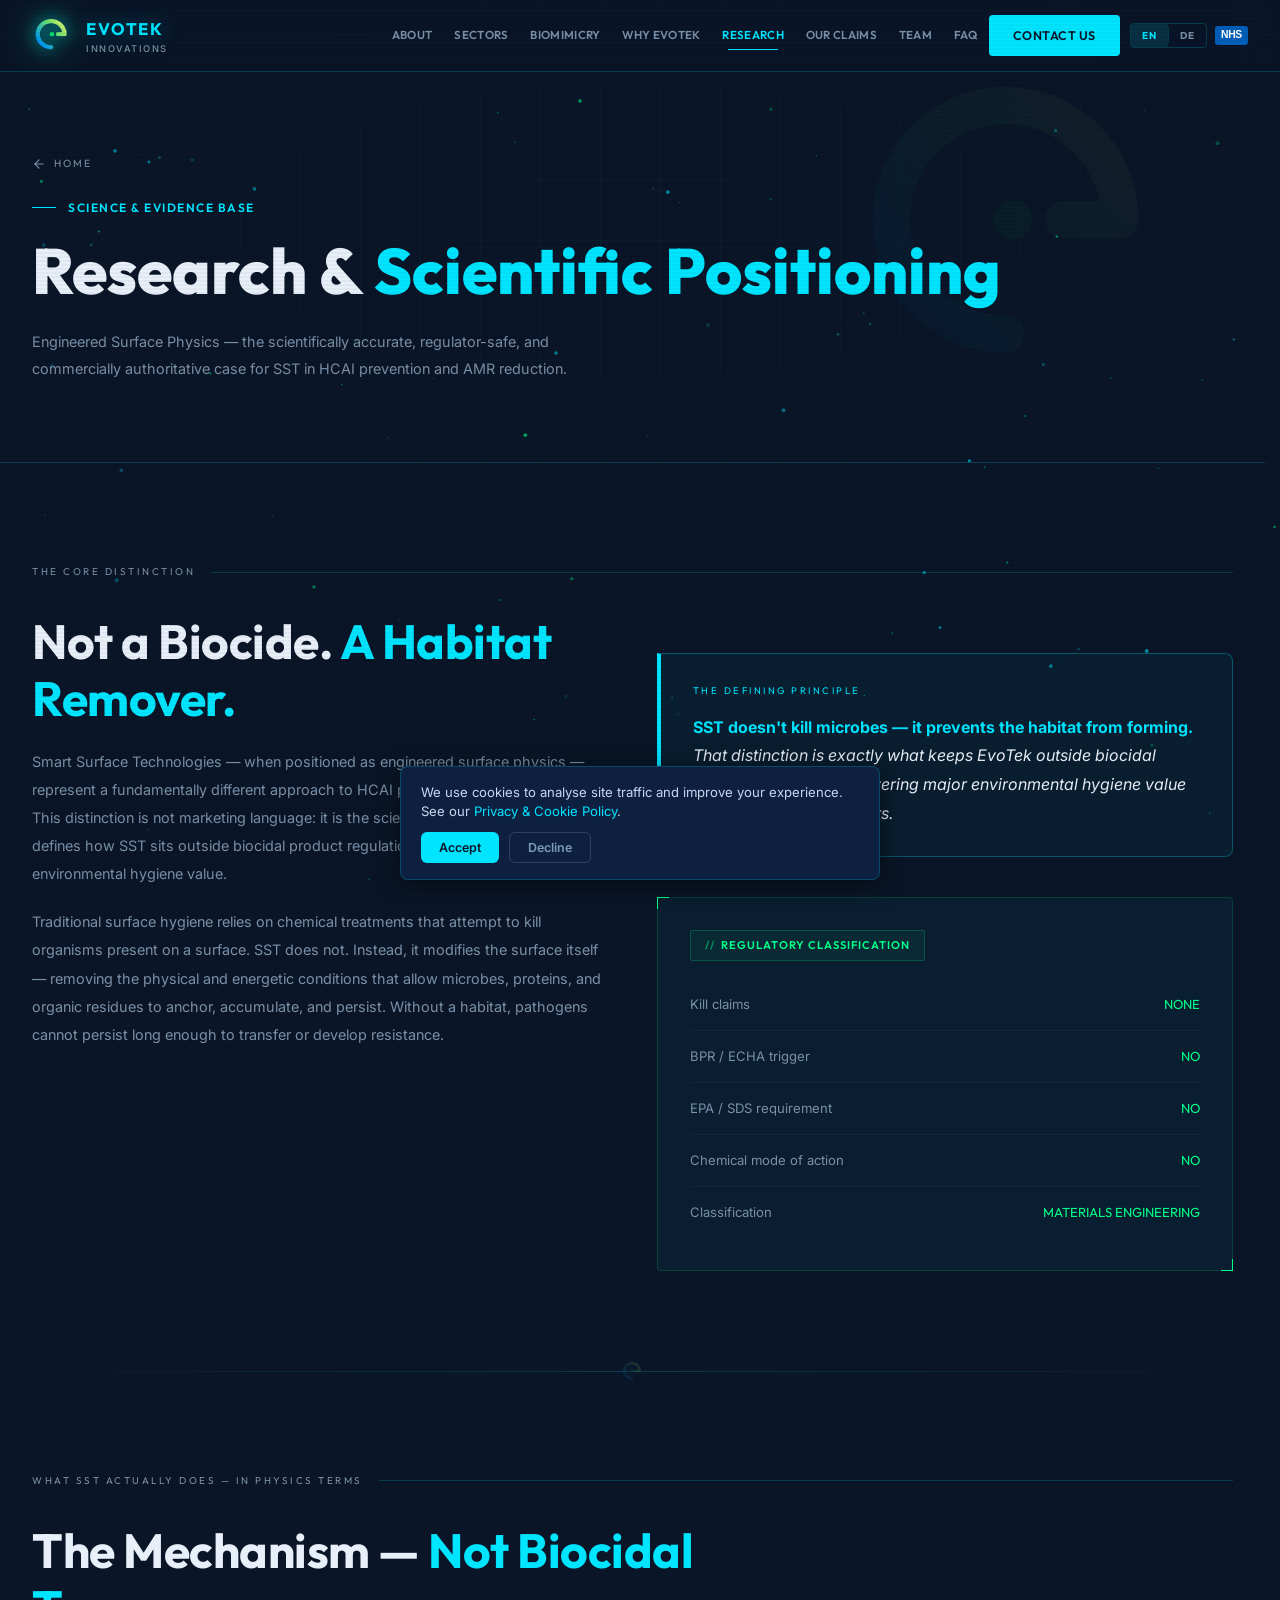
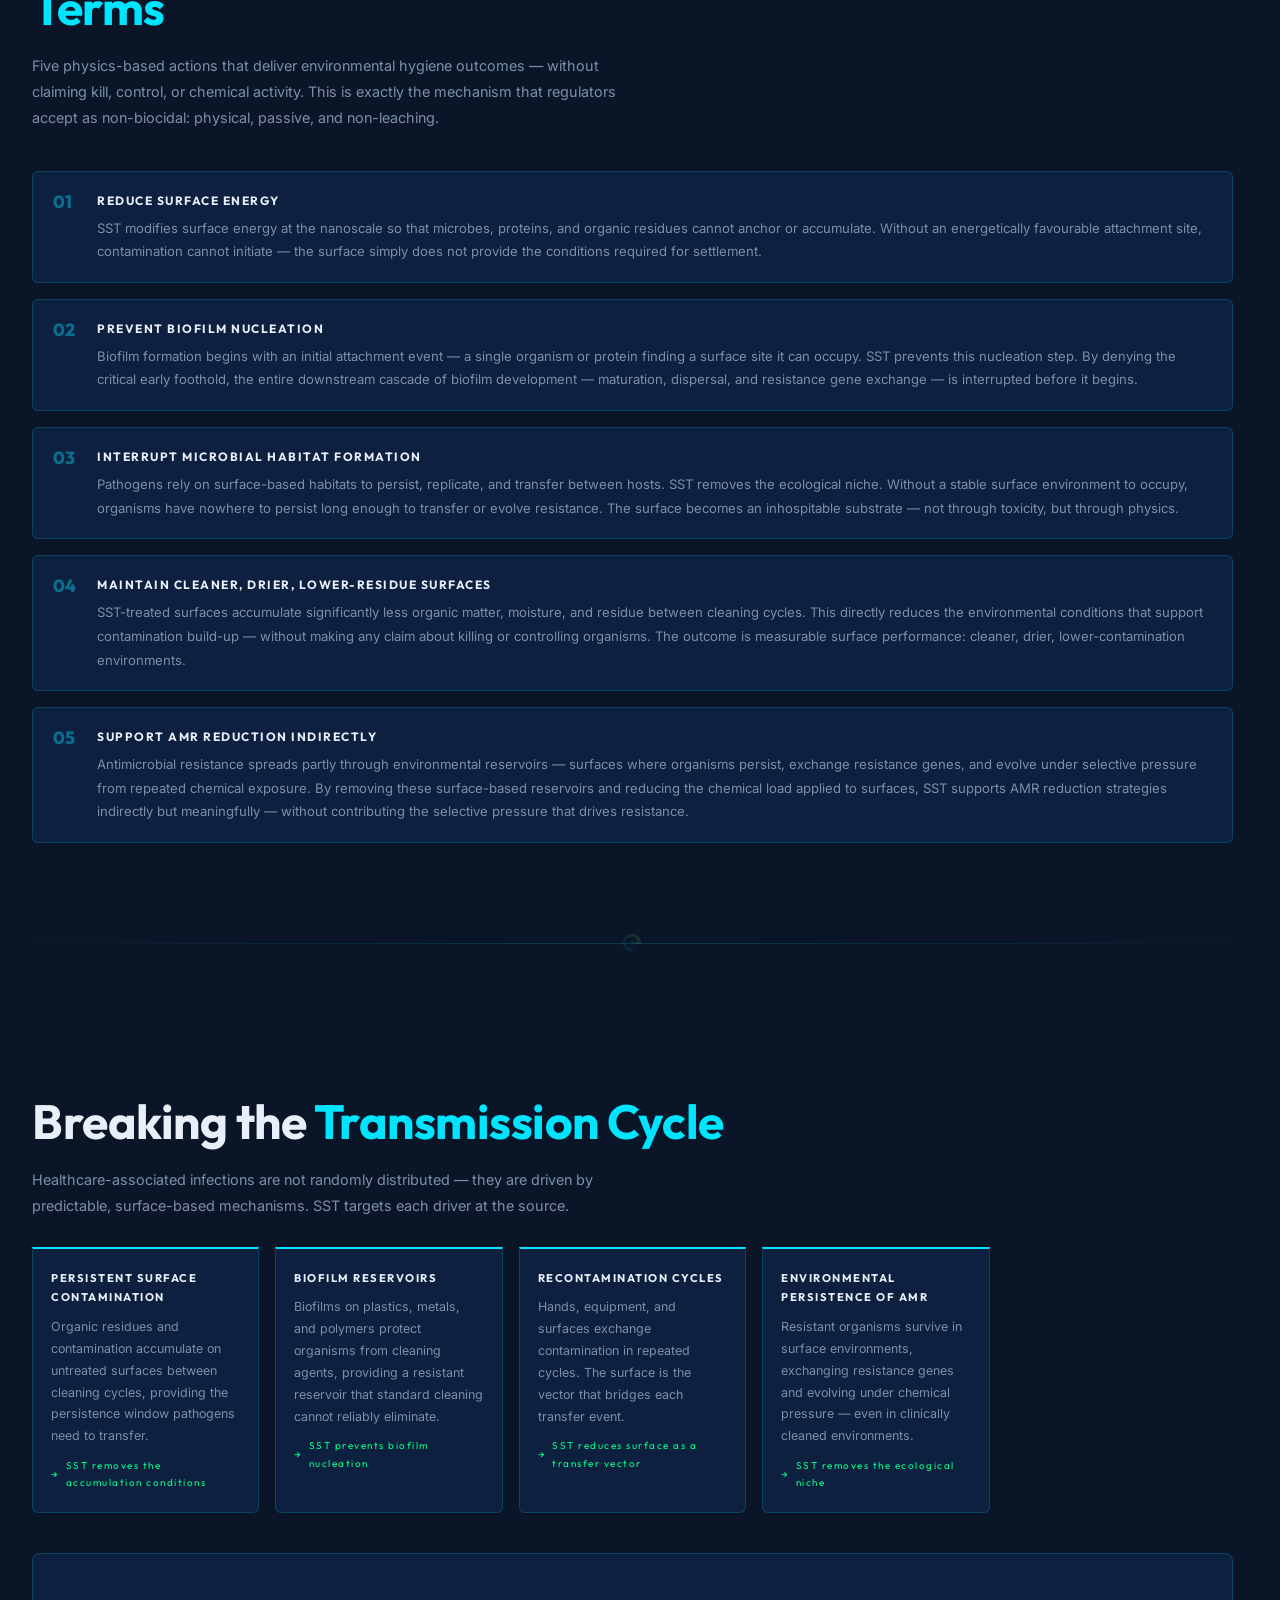
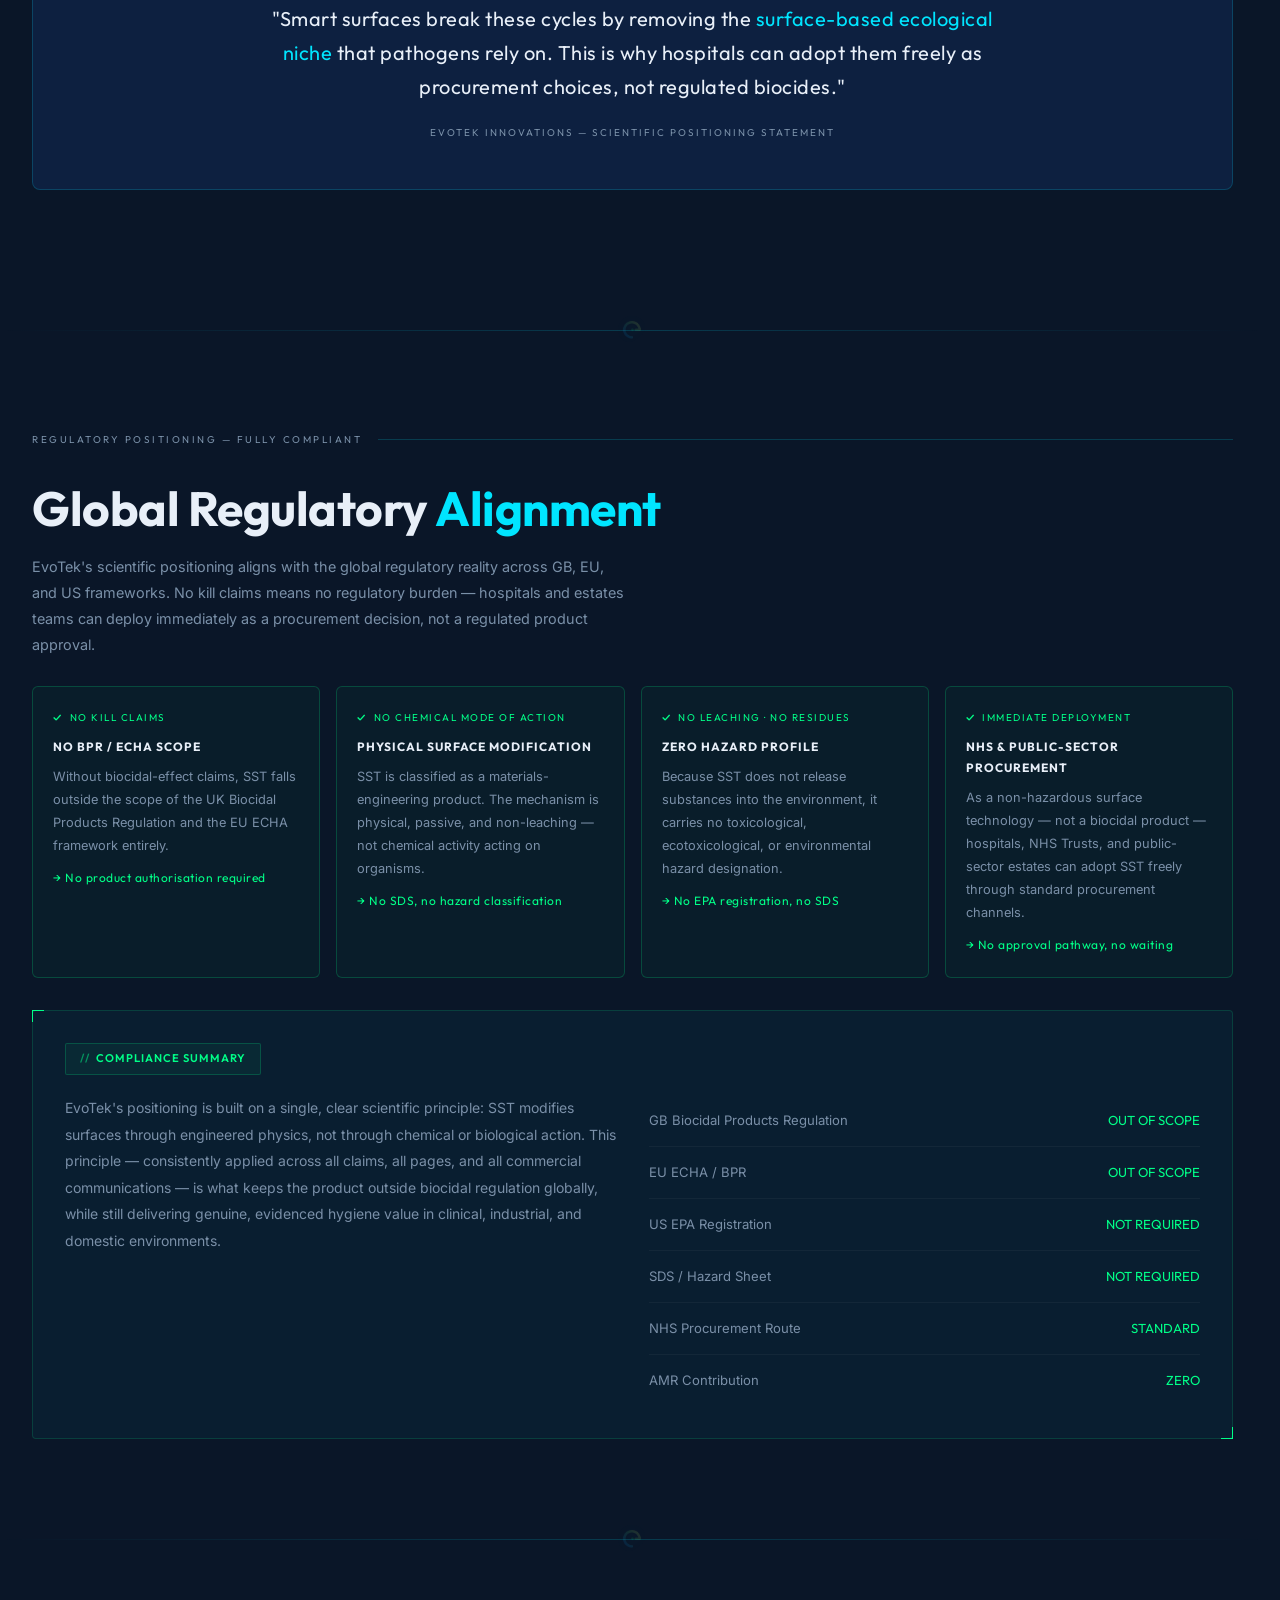
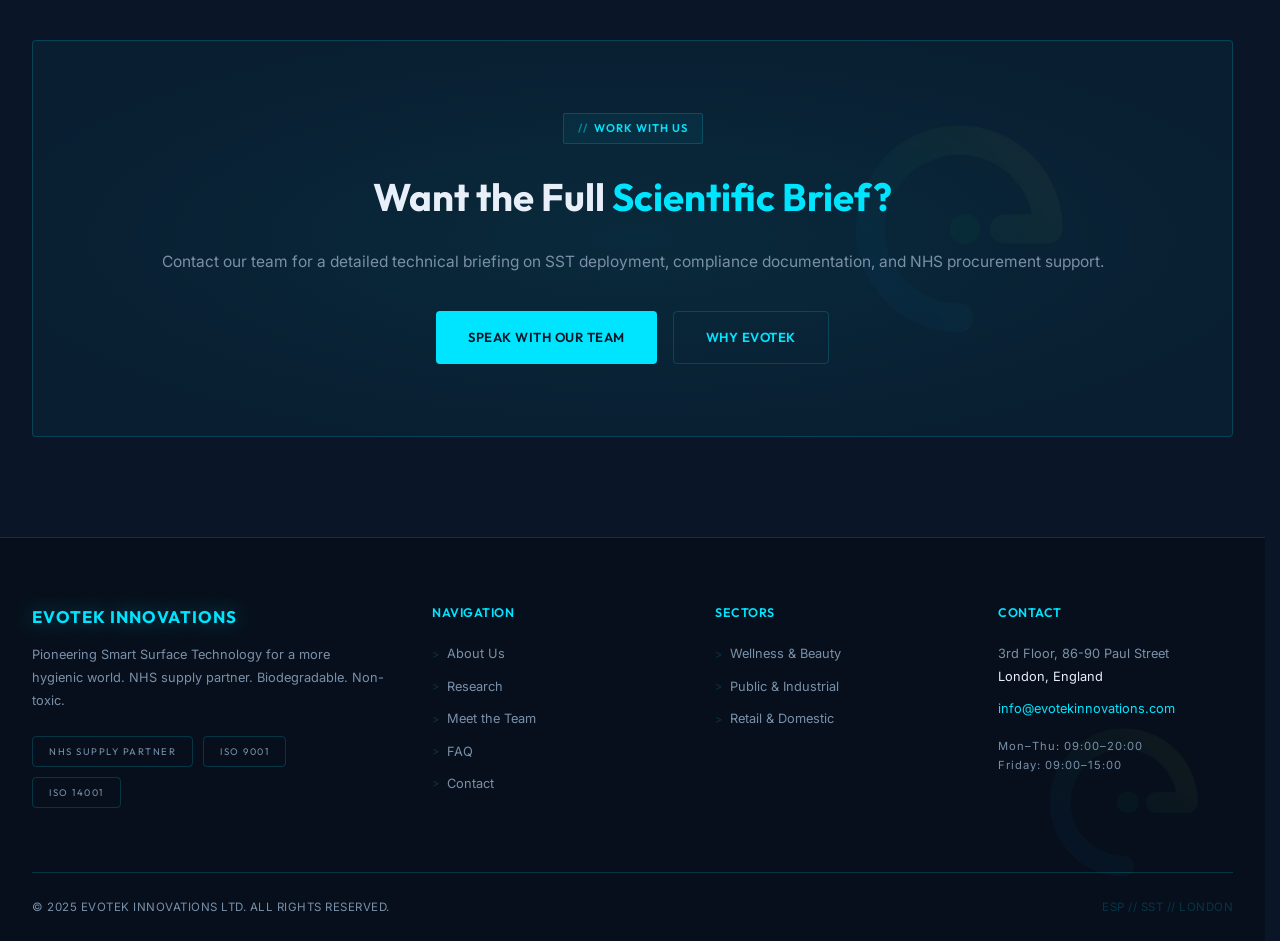
<file: research.html>
﻿<!DOCTYPE html>
<html lang="en">
<head>
  <meta charset="UTF-8"/>
  <meta name="viewport" content="width=device-width, initial-scale=1.0"/>
  <title>Research &amp; Science | EvoTek Innovations | Surface Physics</title>
  <meta name="description" content="EvoTek's scientific positioning on HCAI and AMR — how engineered surface physics reduces biofilm formation and microbial attachment without biocidal claims, fully compliant with BPR, ECHA, and NHS procurement requirements."/>
  <link rel="stylesheet" href="css/style.css"/>
  <link rel="canonical" href="https://evotekinnovations.com/research.html"/>
  <meta name="robots" content="index, follow, max-snippet:-1, max-image-preview:large, max-video-preview:-1">
  <meta name="googlebot" content="index, follow">
  <meta property="og:type" content="website">
  <meta property="og:url" content="https://evotekinnovations.com/research.html">
  <meta property="og:title" content="Research &amp; Science | EvoTek Innovations | Surface Physics">
  <meta property="og:description" content="EvoTek's scientific positioning on HCAI and AMR — engineered surface physics reduces biofilm formation and microbial attachment without biocidal claims.">
  <meta property="og:image" content="https://evotekinnovations.com/assets/og-image.jpg">
  <meta property="og:locale" content="en_GB">
  <meta property="og:site_name" content="EvoTek Innovations">
  <meta name="twitter:card" content="summary_large_image">
  <meta name="twitter:title" content="Research &amp; Science | EvoTek Innovations | Surface Physics">
  <meta name="twitter:description" content="EvoTek's scientific positioning on HCAI and AMR — engineered surface physics reduces biofilm formation and microbial attachment without biocidal claims.">
  <meta name="twitter:image" content="https://evotekinnovations.com/assets/og-image.jpg">
  <meta name="geo.region" content="GB-ENG">
  <meta name="geo.placename" content="London, England">
  <meta name="geo.position" content="51.52436;-0.08648">
  <meta name="ICBM" content="51.52436, -0.08648">
  <link rel="alternate" hreflang="en" href="https://evotekinnovations.com/research.html"/>
  <link rel="alternate" hreflang="de" href="https://evotekinnovations.com/research.html?lang=de"/>
  <link rel="alternate" hreflang="x-default" href="https://evotekinnovations.com/research.html"/>
  <style>
    /* ── Inline accent rule ── */
    .rule-accent {
      display: flex;
      align-items: center;
      gap: 16px;
      margin-bottom: 40px;
    }
    .rule-accent-line {
      flex: 1;
      height: 1px;
      background: linear-gradient(to right, var(--cyan), transparent);
    }

    /* ── Key distinction callout ── */
    .distinction-box {
      border: 1px solid rgba(0,229,255,0.3);
      border-left: 4px solid var(--cyan);
      background: rgba(0,229,255,0.04);
      border-radius: 0 8px 8px 0;
      padding: 28px 32px;
      margin: 40px 0;
    }
    .distinction-box .distinction-label {
      font-family: var(--font-head);
      font-size: 0.6rem;
      letter-spacing: 2.5px;
      color: var(--cyan);
      margin-bottom: 14px;
    }
    .distinction-box p {
      font-size: 1rem;
      color: var(--text);
      line-height: 1.8;
      font-style: italic;
      margin: 0;
    }
    .distinction-box strong {
      color: var(--cyan);
      font-style: normal;
    }

    /* ── Mechanism list ── */
    .mechanism-list {
      list-style: none;
      padding: 0;
      margin: 0;
      display: flex;
      flex-direction: column;
      gap: 16px;
    }
    .mechanism-list li {
      display: flex;
      align-items: flex-start;
      gap: 16px;
      padding: 18px 20px;
      border: 1px solid var(--border);
      border-radius: 6px;
      background: var(--surface);
      transition: border-color 0.25s;
    }
    .mechanism-list li:hover { border-color: rgba(0,229,255,0.35); }
    .mechanism-num {
      font-family: var(--font-head);
      font-size: 1.1rem;
      font-weight: 800;
      color: var(--cyan);
      opacity: 0.4;
      flex-shrink: 0;
      width: 28px;
      line-height: 1.4;
    }
    .mechanism-text h4 {
      font-family: var(--font-head);
      font-size: 0.75rem;
      letter-spacing: 1.5px;
      color: var(--text);
      margin-bottom: 6px;
    }
    .mechanism-text p {
      font-size: 0.82rem;
      color: var(--muted);
      line-height: 1.8;
      margin: 0;
    }

    /* ── HCAI driver grid ── */
    .hcai-grid {
      display: grid;
      grid-template-columns: repeat(auto-fill, minmax(220px, 1fr));
      gap: 16px;
      margin-top: 28px;
    }
    .hcai-card {
      background: var(--surface);
      border: 1px solid var(--border);
      border-top: 2px solid var(--cyan);
      border-radius: 0 0 6px 6px;
      padding: 20px 18px;
    }
    .hcai-card h4 {
      font-family: var(--font-head);
      font-size: 0.7rem;
      letter-spacing: 1.5px;
      color: var(--text);
      margin-bottom: 8px;
    }
    .hcai-card p {
      font-size: 0.78rem;
      color: var(--muted);
      line-height: 1.75;
      margin: 0;
    }
    .hcai-card .hcai-break {
      font-family: var(--font-head);
      font-size: 0.62rem;
      letter-spacing: 1.5px;
      color: var(--green);
      margin-top: 10px;
      display: flex;
      align-items: center;
      gap: 6px;
    }
    .hcai-card .hcai-break::before { content: '→'; }

    /* ── Regulatory compliance table ── */
    .reg-grid {
      display: grid;
      grid-template-columns: repeat(auto-fill, minmax(260px, 1fr));
      gap: 16px;
      margin-top: 28px;
    }
    .reg-card {
      background: rgba(0,255,136,0.03);
      border: 1px solid rgba(0,255,136,0.2);
      border-radius: 6px;
      padding: 22px 20px;
    }
    .reg-card .reg-no {
      font-family: var(--font-head);
      font-size: 0.62rem;
      letter-spacing: 1.5px;
      color: var(--green);
      margin-bottom: 10px;
      display: flex;
      align-items: center;
      gap: 7px;
    }
    .reg-card .reg-no::before { content: '✓'; font-weight: 700; }
    .reg-card h4 {
      font-family: var(--font-head);
      font-size: 0.75rem;
      letter-spacing: 1px;
      color: var(--text);
      margin-bottom: 8px;
    }
    .reg-card p {
      font-size: 0.8rem;
      color: var(--muted);
      line-height: 1.8;
      margin: 0;
    }
    .reg-card .reg-arrow {
      font-size: 0.75rem;
      color: var(--green);
      margin-top: 10px;
      font-family: var(--font-head);
      letter-spacing: 0.5px;
    }

    /* ── Section divider label ── */
    .section-rule {
      display: flex;
      align-items: center;
      gap: 16px;
      margin-bottom: 32px;
    }
    .section-rule .section-rule-label {
      font-family: var(--font-head);
      font-size: 0.62rem;
      letter-spacing: 2.5px;
      color: var(--muted);
      white-space: nowrap;
    }
    .section-rule-line {
      flex: 1;
      height: 1px;
      background: var(--border);
    }

    /* ── Pull quote ── */
    .pull-quote {
      text-align: center;
      padding: 48px 32px;
      background: var(--surface);
      border: 1px solid var(--border);
      border-radius: 8px;
      margin: 40px 0;
    }
    .pull-quote blockquote {
      font-family: var(--font-head);
      font-size: clamp(1rem, 2.2vw, 1.25rem);
      letter-spacing: 0.5px;
      color: var(--text);
      line-height: 1.7;
      margin: 0 auto;
      max-width: 760px;
      font-style: normal;
    }
    .pull-quote blockquote span { color: var(--cyan); }
    .pull-quote .pq-source {
      font-family: var(--font-head);
      font-size: 0.62rem;
      letter-spacing: 2px;
      color: var(--muted);
      margin-top: 20px;
    }

    @media (max-width: 600px) {
      .distinction-box { padding: 20px 20px; }
      .pull-quote { padding: 32px 20px; }
    }
  </style>
  <meta property="og:type" content="website"/>
  <meta property="og:site_name" content="EvoTek Innovations"/>
  <meta property="og:title" content="Research | EvoTek Innovations | Smart Surface Technology Science"/>
  <meta property="og:description" content="Scientific research underpinning EvoTek Smart Surface Technology. Studies on antimicrobial coatings, CND technology and biomimetic surface protection."/>
  <meta property="og:url" content="https://www.evotekinnovations.com/research.html"/>
  <meta property="og:image" content="https://www.evotekinnovations.com/images/EVO2.png"/>
  <meta name="twitter:card" content="summary_large_image"/>
  <meta name="twitter:title" content="Research | EvoTek Innovations | Smart Surface Technology Science"/>
  <meta name="twitter:description" content="Scientific research underpinning EvoTek Smart Surface Technology. Studies on antimicrobial coatings, CND technology and biomimetic surface protection."/>
  <meta name="twitter:image" content="https://www.evotekinnovations.com/images/EVO2.png"/>
  <link rel="alternate" hreflang="en" href="https://www.evotekinnovations.com/research.html"/>
  <link rel="alternate" hreflang="de" href="https://www.evotekinnovations.com/research.html?lang=de"/>
  <link rel="alternate" hreflang="x-default" href="https://www.evotekinnovations.com/research.html"/>
  <script type="application/ld+json">
  {
    "@context": "https://schema.org",
    "@graph": [
      {
        "@type": "BreadcrumbList",
        "itemListElement": [
          { "@type": "ListItem", "position": 1, "name": "Home", "item": "https://www.evotekinnovations.com/" },
          { "@type": "ListItem", "position": 2, "name": "Research", "item": "https://www.evotekinnovations.com/research.html" }
        ]
      },
      {
        "@type": "WebPage",
        "@id": "https://www.evotekinnovations.com/research.html",
        "url": "https://www.evotekinnovations.com/research.html",
        "name": "Research",
        "isPartOf": { "@id": "https://www.evotekinnovations.com/#website" },
        "inLanguage": "en-GB"
      }
    ]
  }
  </script>
  <meta name="robots" content="index, follow"/>
</head>
<body>

<nav aria-label="Main navigation">
  <div class="nav-inner">
    <a href="index.html" class="nav-logo">
      <img src="images/EVO2.png" alt="EvoTek Logo" class="nav-logo-img"/>
      <div>
        <span class="nav-logo-name">EVOTEK</span>
        <span class="nav-logo-sub">INNOVATIONS</span>
      </div>
    </a>
    <div class="nav-links">
      <a href="about.html" class="nav-link">ABOUT</a>
      <a href="sectors.html" class="nav-link">SECTORS</a>
      <a href="biomimicry.html" class="nav-link">BIOMIMICRY</a>
      <a href="why-evotek.html" class="nav-link">WHY EVOTEK</a>
      <a href="research.html" class="nav-link active">RESEARCH</a>
      <a href="claims.html" class="nav-link">OUR CLAIMS</a>
      <a href="team.html" class="nav-link">TEAM</a>
      <a href="faq.html" class="nav-link">FAQ</a>
      <a href="contact.html" class="nav-cta">CONTACT US</a>
      <div class="lang-switcher" id="lang-switcher">
        <button class="lang-btn active" onclick="setLang('en')" id="btn-en">EN</button>
        <div class="lang-divider"></div>
        <button class="lang-btn" onclick="setLang('de')" id="btn-de">DE</button>
      </div>
      <a href="https://www.england.nhs.uk/" target="_blank" rel="noopener" class="nhs-logo nhs-logo--nav" title="NHS Supply Partner">NHS</a>
    </div>
    <button class="hamburger" id="hamburger" aria-label="Open menu" aria-expanded="false">
      <span></span><span></span><span></span>
    </button>
  </div>
</nav>
<div id="mobile-nav">
  <a href="about.html">ABOUT</a>
  <a href="sectors.html">SECTORS</a>
  <a href="biomimicry.html">BIOMIMICRY</a>
  <a href="why-evotek.html">WHY EVOTEK</a>
  <a href="research.html" class="active">RESEARCH</a>
  <a href="claims.html">OUR CLAIMS</a>
  <a href="team.html">MEET THE TEAM</a>
  <a href="faq.html">FAQ</a>
  <a href="contact.html" class="nav-cta">CONTACT US</a>
  <div class="lang-switcher" style="margin:16px auto 0;justify-content:center;">
    <button class="lang-btn active" onclick="setLang('en')" id="mob-btn-en">EN</button>
    <div class="lang-divider"></div>
    <button class="lang-btn" onclick="setLang('de')" id="mob-btn-de">DE</button>
  </div>
</div>

<!-- PAGE HERO -->
<header class="page-hero">
  <div class="logo-watermark page-hero-watermark"></div>
  <div class="hero-grid-bg"></div>
  <div class="container">
    <a href="index.html" style="display:inline-flex;align-items:center;gap:8px;font-family:var(--font-head);font-size:0.65rem;letter-spacing:2px;color:var(--muted);margin-bottom:24px;transition:color 0.2s;" onmouseover="this.style.color='var(--cyan)'" onmouseout="this.style.color='var(--muted)'">
      <svg width="14" height="14" viewBox="0 0 24 24" fill="none" stroke="currentColor" stroke-width="2" stroke-linecap="round" aria-hidden="true"><line x1="19" y1="12" x2="5" y2="12"/><polyline points="12 19 5 12 12 5"/></svg>
      HOME
    </a>
    <div class="page-hero-label">SCIENCE &amp; EVIDENCE BASE</div>
    <h1>Research &amp; <span class="accent">Scientific Positioning</span></h1>
    <p class="page-hero-sub">Engineered Surface Physics — the scientifically accurate, regulator-safe, and commercially authoritative case for SST in HCAI prevention and AMR reduction.</p>
  </div>
</header>

<!-- SECTION 1: THE CORE DISTINCTION -->
<section class="section">
  <div class="container">

    <div class="section-rule reveal">
      <span class="section-rule-label">THE CORE DISTINCTION</span>
      <div class="section-rule-line"></div>
    </div>

    <div class="grid-2" style="gap:48px;align-items:start;">

      <div class="reveal">
        <h2 class="section-title" style="margin-bottom:20px;">Not a Biocide. <span class="accent">A Habitat Remover.</span></h2>
        <p style="font-size:0.9rem;color:var(--muted);line-height:1.95;margin-bottom:20px;">Smart Surface Technologies — when positioned as engineered surface physics — represent a fundamentally different approach to HCAI prevention and AMR control. This distinction is not marketing language: it is the scientific and regulatory truth that defines how SST sits outside biocidal product regulation while delivering significant environmental hygiene value.</p>
        <p style="font-size:0.9rem;color:var(--muted);line-height:1.95;">Traditional surface hygiene relies on chemical treatments that attempt to kill organisms present on a surface. SST does not. Instead, it modifies the surface itself — removing the physical and energetic conditions that allow microbes, proteins, and organic residues to anchor, accumulate, and persist. Without a habitat, pathogens cannot persist long enough to transfer or develop resistance.</p>
      </div>

      <div class="reveal" style="transition-delay:100ms;">
        <div class="distinction-box">
          <div class="distinction-label">THE DEFINING PRINCIPLE</div>
          <p><strong>SST doesn't kill microbes — it prevents the habitat from forming.</strong> That distinction is exactly what keeps EvoTek outside biocidal regulation while still delivering major environmental hygiene value in HCAI and AMR contexts.</p>
        </div>
        <div class="hud-card hud-card-green" style="margin-top:20px;">
          <div class="chip chip-green" style="margin-bottom:18px;">REGULATORY CLASSIFICATION</div>
          <div class="data-row"><span class="data-key">Kill claims</span><span class="data-val" style="color:var(--green)">NONE</span></div>
          <div class="data-row"><span class="data-key">BPR / ECHA trigger</span><span class="data-val" style="color:var(--green)">NO</span></div>
          <div class="data-row"><span class="data-key">EPA / SDS requirement</span><span class="data-val" style="color:var(--green)">NO</span></div>
          <div class="data-row"><span class="data-key">Chemical mode of action</span><span class="data-val" style="color:var(--green)">NO</span></div>
          <div class="data-row" style="border-bottom:none;"><span class="data-key">Classification</span><span class="data-val" style="color:var(--green)">MATERIALS ENGINEERING</span></div>
        </div>
      </div>

    </div>

  </div>
</section>

<div class="sep"></div>

<!-- SECTION 2: MECHANISM -->
<section class="section">
  <div class="container">

    <div class="section-rule reveal">
      <span class="section-rule-label">WHAT SST ACTUALLY DOES — IN PHYSICS TERMS</span>
      <div class="section-rule-line"></div>
    </div>

    <div class="section-header reveal" style="max-width:700px;margin-bottom:40px;">
      <h2 class="section-title">The Mechanism — <span class="accent">Not Biocidal Terms</span></h2>
      <p class="section-sub">Five physics-based actions that deliver environmental hygiene outcomes — without claiming kill, control, or chemical activity. This is exactly the mechanism that regulators accept as non-biocidal: physical, passive, and non-leaching.</p>
    </div>

    <ul class="mechanism-list">

      <li class="reveal">
        <div class="mechanism-num">01</div>
        <div class="mechanism-text">
          <h4>REDUCE SURFACE ENERGY</h4>
          <p>SST modifies surface energy at the nanoscale so that microbes, proteins, and organic residues cannot anchor or accumulate. Without an energetically favourable attachment site, contamination cannot initiate — the surface simply does not provide the conditions required for settlement.</p>
        </div>
      </li>

      <li class="reveal" style="transition-delay:60ms;">
        <div class="mechanism-num">02</div>
        <div class="mechanism-text">
          <h4>PREVENT BIOFILM NUCLEATION</h4>
          <p>Biofilm formation begins with an initial attachment event — a single organism or protein finding a surface site it can occupy. SST prevents this nucleation step. By denying the critical early foothold, the entire downstream cascade of biofilm development — maturation, dispersal, and resistance gene exchange — is interrupted before it begins.</p>
        </div>
      </li>

      <li class="reveal" style="transition-delay:120ms;">
        <div class="mechanism-num">03</div>
        <div class="mechanism-text">
          <h4>INTERRUPT MICROBIAL HABITAT FORMATION</h4>
          <p>Pathogens rely on surface-based habitats to persist, replicate, and transfer between hosts. SST removes the ecological niche. Without a stable surface environment to occupy, organisms have nowhere to persist long enough to transfer or evolve resistance. The surface becomes an inhospitable substrate — not through toxicity, but through physics.</p>
        </div>
      </li>

      <li class="reveal" style="transition-delay:180ms;">
        <div class="mechanism-num">04</div>
        <div class="mechanism-text">
          <h4>MAINTAIN CLEANER, DRIER, LOWER-RESIDUE SURFACES</h4>
          <p>SST-treated surfaces accumulate significantly less organic matter, moisture, and residue between cleaning cycles. This directly reduces the environmental conditions that support contamination build-up — without making any claim about killing or controlling organisms. The outcome is measurable surface performance: cleaner, drier, lower-contamination environments.</p>
        </div>
      </li>

      <li class="reveal" style="transition-delay:240ms;">
        <div class="mechanism-num">05</div>
        <div class="mechanism-text">
          <h4>SUPPORT AMR REDUCTION INDIRECTLY</h4>
          <p>Antimicrobial resistance spreads partly through environmental reservoirs — surfaces where organisms persist, exchange resistance genes, and evolve under selective pressure from repeated chemical exposure. By removing these surface-based reservoirs and reducing the chemical load applied to surfaces, SST supports AMR reduction strategies indirectly but meaningfully — without contributing the selective pressure that drives resistance.</p>
        </div>
      </li>

    </ul>

  </div>
</section>

<div class="sep"></div>

<!-- SECTION 3: WHY THIS MATTERS FOR HCAI -->
<section class="section">
  <div class="container">

    <div class="section-rule reveal">
      <span class="section-rule-label">WHY THIS MATTERS FOR HCAI AND AMR</span>
      <div class="section-rule-line"></div>
    </div>

    <div class="section-header reveal" style="max-width:700px;margin-bottom:12px;">
      <h2 class="section-title">Breaking the <span class="accent">Transmission Cycle</span></h2>
      <p class="section-sub">Healthcare-associated infections are not randomly distributed — they are driven by predictable, surface-based mechanisms. SST targets each driver at the source.</p>
    </div>

    <div class="hcai-grid">

      <div class="hcai-card reveal">
        <h4>PERSISTENT SURFACE CONTAMINATION</h4>
        <p>Organic residues and contamination accumulate on untreated surfaces between cleaning cycles, providing the persistence window pathogens need to transfer.</p>
        <div class="hcai-break">SST removes the accumulation conditions</div>
      </div>

      <div class="hcai-card reveal" style="transition-delay:60ms;">
        <h4>BIOFILM RESERVOIRS</h4>
        <p>Biofilms on plastics, metals, and polymers protect organisms from cleaning agents, providing a resistant reservoir that standard cleaning cannot reliably eliminate.</p>
        <div class="hcai-break">SST prevents biofilm nucleation</div>
      </div>

      <div class="hcai-card reveal" style="transition-delay:120ms;">
        <h4>RECONTAMINATION CYCLES</h4>
        <p>Hands, equipment, and surfaces exchange contamination in repeated cycles. The surface is the vector that bridges each transfer event.</p>
        <div class="hcai-break">SST reduces surface as a transfer vector</div>
      </div>

      <div class="hcai-card reveal" style="transition-delay:180ms;">
        <h4>ENVIRONMENTAL PERSISTENCE OF AMR</h4>
        <p>Resistant organisms survive in surface environments, exchanging resistance genes and evolving under chemical pressure — even in clinically cleaned environments.</p>
        <div class="hcai-break">SST removes the ecological niche</div>
      </div>

    </div>

    <!-- Pull quote -->
    <div class="pull-quote reveal">
      <blockquote>"Smart surfaces break these cycles by removing the <span>surface-based ecological niche</span> that pathogens rely on. This is why hospitals can adopt them freely as procurement choices, not regulated biocides."</blockquote>
      <div class="pq-source">EVOTEK INNOVATIONS — SCIENTIFIC POSITIONING STATEMENT</div>
    </div>

  </div>
</section>

<div class="sep"></div>

<!-- SECTION 4: REGULATORY POSITIONING -->
<section class="section">
  <div class="container">

    <div class="section-rule reveal">
      <span class="section-rule-label">REGULATORY POSITIONING — FULLY COMPLIANT</span>
      <div class="section-rule-line"></div>
    </div>

    <div class="section-header reveal" style="max-width:700px;margin-bottom:12px;">
      <h2 class="section-title">Global Regulatory <span class="accent">Alignment</span></h2>
      <p class="section-sub">EvoTek's scientific positioning aligns with the global regulatory reality across GB, EU, and US frameworks. No kill claims means no regulatory burden — hospitals and estates teams can deploy immediately as a procurement decision, not a regulated product approval.</p>
    </div>

    <div class="reg-grid">

      <div class="reg-card reveal">
        <div class="reg-no">NO KILL CLAIMS</div>
        <h4>NO BPR / ECHA SCOPE</h4>
        <p>Without biocidal-effect claims, SST falls outside the scope of the UK Biocidal Products Regulation and the EU ECHA framework entirely.</p>
        <div class="reg-arrow">→ No product authorisation required</div>
      </div>

      <div class="reg-card reveal" style="transition-delay:60ms;">
        <div class="reg-no">NO CHEMICAL MODE OF ACTION</div>
        <h4>PHYSICAL SURFACE MODIFICATION</h4>
        <p>SST is classified as a materials-engineering product. The mechanism is physical, passive, and non-leaching — not chemical activity acting on organisms.</p>
        <div class="reg-arrow">→ No SDS, no hazard classification</div>
      </div>

      <div class="reg-card reveal" style="transition-delay:120ms;">
        <div class="reg-no">NO LEACHING · NO RESIDUES</div>
        <h4>ZERO HAZARD PROFILE</h4>
        <p>Because SST does not release substances into the environment, it carries no toxicological, ecotoxicological, or environmental hazard designation.</p>
        <div class="reg-arrow">→ No EPA registration, no SDS</div>
      </div>

      <div class="reg-card reveal" style="transition-delay:180ms;">
        <div class="reg-no">IMMEDIATE DEPLOYMENT</div>
        <h4>NHS &amp; PUBLIC-SECTOR PROCUREMENT</h4>
        <p>As a non-hazardous surface technology — not a biocidal product — hospitals, NHS Trusts, and public-sector estates can adopt SST freely through standard procurement channels.</p>
        <div class="reg-arrow">→ No approval pathway, no waiting</div>
      </div>

    </div>

    <!-- Compliance summary card -->
    <div class="hud-card hud-card-green reveal" style="margin-top:32px;">
      <div class="chip chip-green" style="margin-bottom:20px;">COMPLIANCE SUMMARY</div>
      <div class="grid-2" style="gap:32px;align-items:start;">
        <div>
          <p style="font-size:0.875rem;color:var(--muted);line-height:1.9;margin-bottom:0;">EvoTek's positioning is built on a single, clear scientific principle: SST modifies surfaces through engineered physics, not through chemical or biological action. This principle — consistently applied across all claims, all pages, and all commercial communications — is what keeps the product outside biocidal regulation globally, while still delivering genuine, evidenced hygiene value in clinical, industrial, and domestic environments.</p>
        </div>
        <div>
          <div class="data-row"><span class="data-key">GB Biocidal Products Regulation</span><span class="data-val" style="color:var(--green)">OUT OF SCOPE</span></div>
          <div class="data-row"><span class="data-key">EU ECHA / BPR</span><span class="data-val" style="color:var(--green)">OUT OF SCOPE</span></div>
          <div class="data-row"><span class="data-key">US EPA Registration</span><span class="data-val" style="color:var(--green)">NOT REQUIRED</span></div>
          <div class="data-row"><span class="data-key">SDS / Hazard Sheet</span><span class="data-val" style="color:var(--green)">NOT REQUIRED</span></div>
          <div class="data-row"><span class="data-key">NHS Procurement Route</span><span class="data-val" style="color:var(--green)">STANDARD</span></div>
          <div class="data-row" style="border-bottom:none;"><span class="data-key">AMR Contribution</span><span class="data-val" style="color:var(--green)">ZERO</span></div>
        </div>
      </div>
    </div>

  </div>
</section>

<div class="sep"></div>

<!-- CTA -->
<section class="section">
  <div class="container">
    <div class="cta-banner reveal">
      <div class="logo-watermark cta-logo-watermark"></div>
      <div class="chip" style="margin:0 auto 20px;">WORK WITH US</div>
      <h2>Want the Full <span style="color:var(--cyan)">Scientific Brief?</span></h2>
      <p>Contact our team for a detailed technical briefing on SST deployment, compliance documentation, and NHS procurement support.</p>
      <div class="btns">
        <a href="contact.html" class="btn-primary">SPEAK WITH OUR TEAM</a>
        <a href="why-evotek.html" class="btn-ghost">WHY EVOTEK</a>
      </div>
    </div>
  </div>
</section>

<!-- FOOTER -->
<footer style="position:relative;overflow:hidden;">
  <div class="logo-watermark footer-logo-watermark"></div>
  <div class="container">
    <div class="footer-top">
      <div>
        <div class="footer-brand-name">EVOTEK INNOVATIONS</div>
        <p class="footer-brand-desc">Pioneering Smart Surface Technology for a more hygienic world. NHS supply partner. Biodegradable. Non-toxic.</p>
        <div style="display:flex;gap:10px;flex-wrap:wrap;">
          <span class="accred-badge">NHS SUPPLY PARTNER</span>
          <span class="accred-badge">ISO 9001</span>
          <span class="accred-badge">ISO 14001</span>
        </div>
      </div>
      <div>
        <div class="footer-heading">NAVIGATION</div>
        <ul class="footer-links">
          <li><a href="about.html">About Us</a></li>
          <li><a href="research.html">Research</a></li>
          <li><a href="team.html">Meet the Team</a></li>
          <li><a href="faq.html">FAQ</a></li>
          <li><a href="contact.html">Contact</a></li>
        </ul>
      </div>
      <div>
        <div class="footer-heading">SECTORS</div>
        <ul class="footer-links">
          <li><a href="sectors.html#wellness">Wellness &amp; Beauty</a></li>
          <li><a href="sectors.html#public">Public &amp; Industrial</a></li>
          <li><a href="sectors.html#retail">Retail &amp; Domestic</a></li>
        </ul>
      </div>
      <div>
        <div class="footer-heading">CONTACT</div>
        <div class="footer-contact-item">3rd Floor, 86-90 Paul Street<br><span>London, England</span></div>
        <div class="footer-contact-item"><a href="mailto:info@evotekinnovations.com" style="color:var(--cyan)">info@evotekinnovations.com</a></div>
        <div class="footer-contact-item" style="margin-top:16px;font-size:0.7rem;letter-spacing:1px;">Mon–Thu: 09:00–20:00<br>Friday: 09:00–15:00</div>
      </div>
    </div>
    <div class="footer-bottom">
      <span>© 2025 EVOTEK INNOVATIONS LTD. ALL RIGHTS RESERVED.</span>
      <span style="color:var(--border)">ESP // SST // LONDON</span>
    </div>
  </div>
</footer>

<script src="js/lang.js" defer></script>
<script src="js/main.js" defer></script>
<script src="js/cookies.js" defer></script>
</body>
</html>
</file>
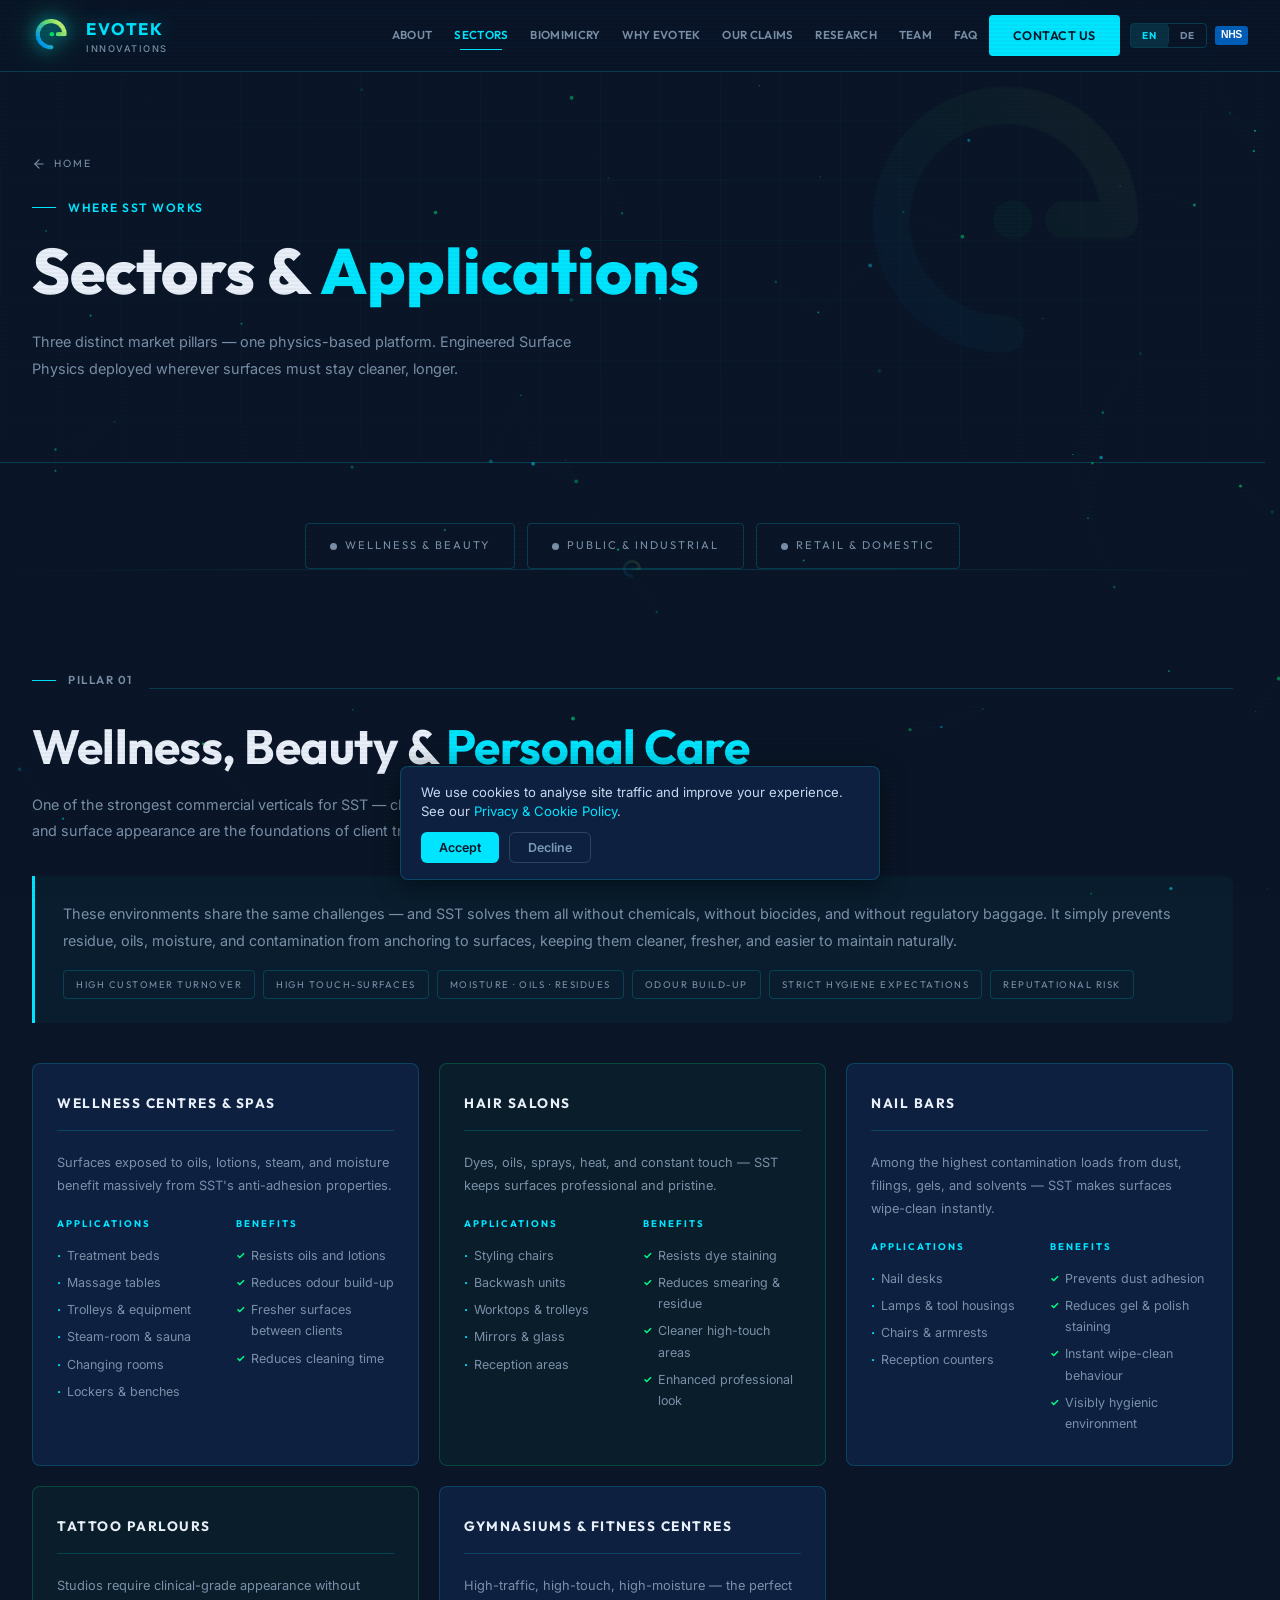
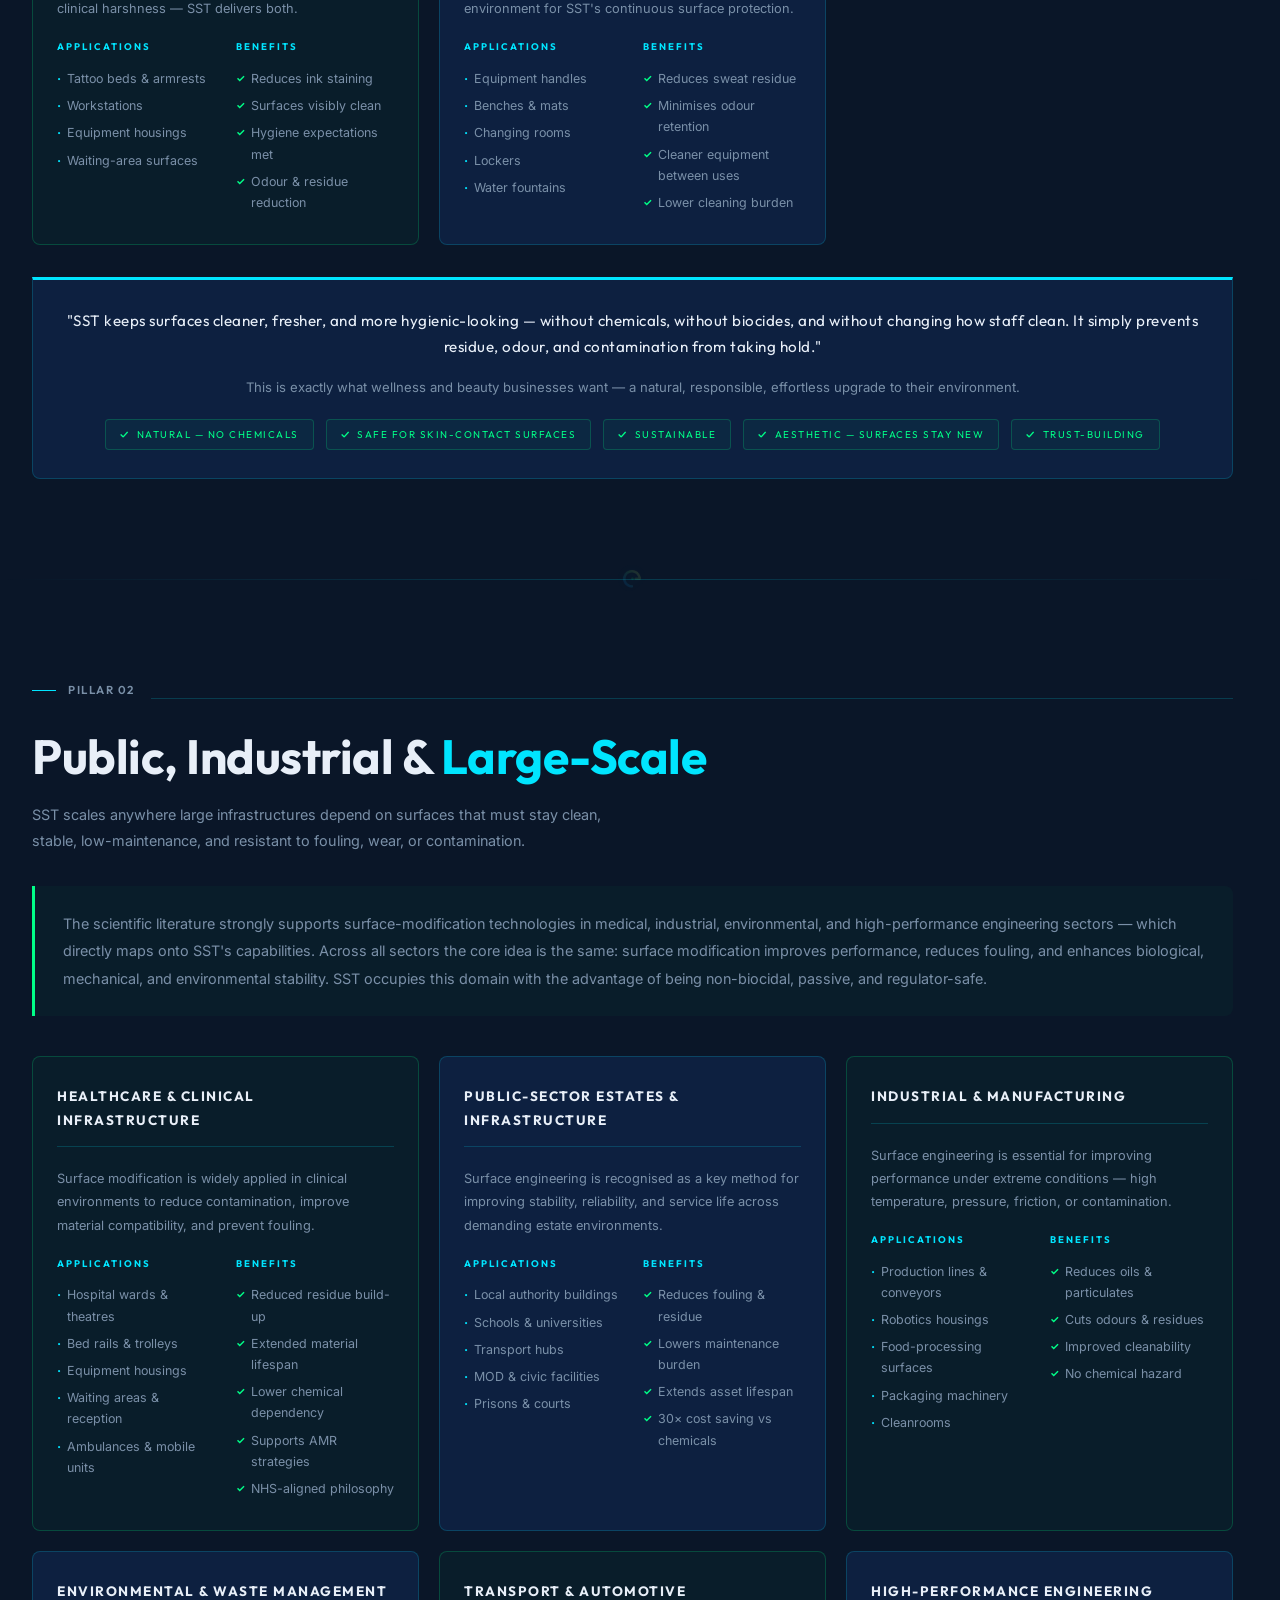
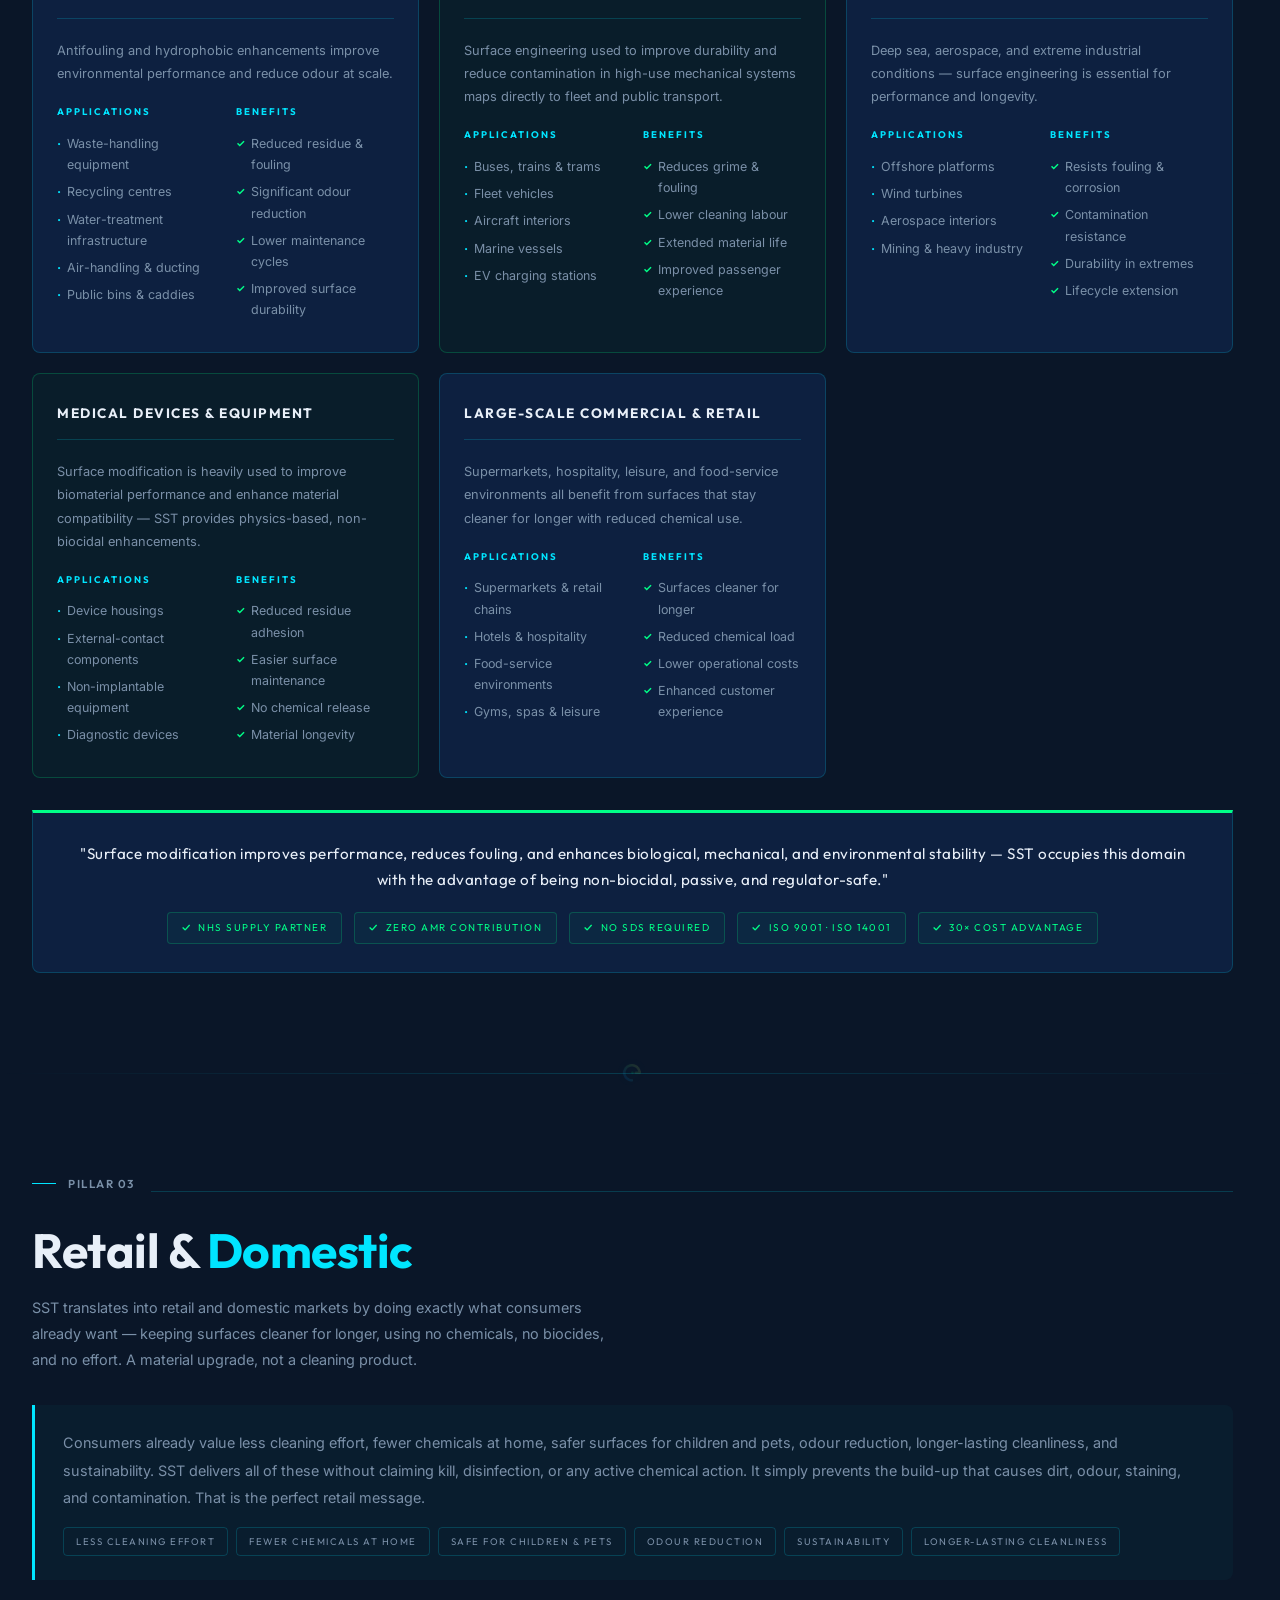
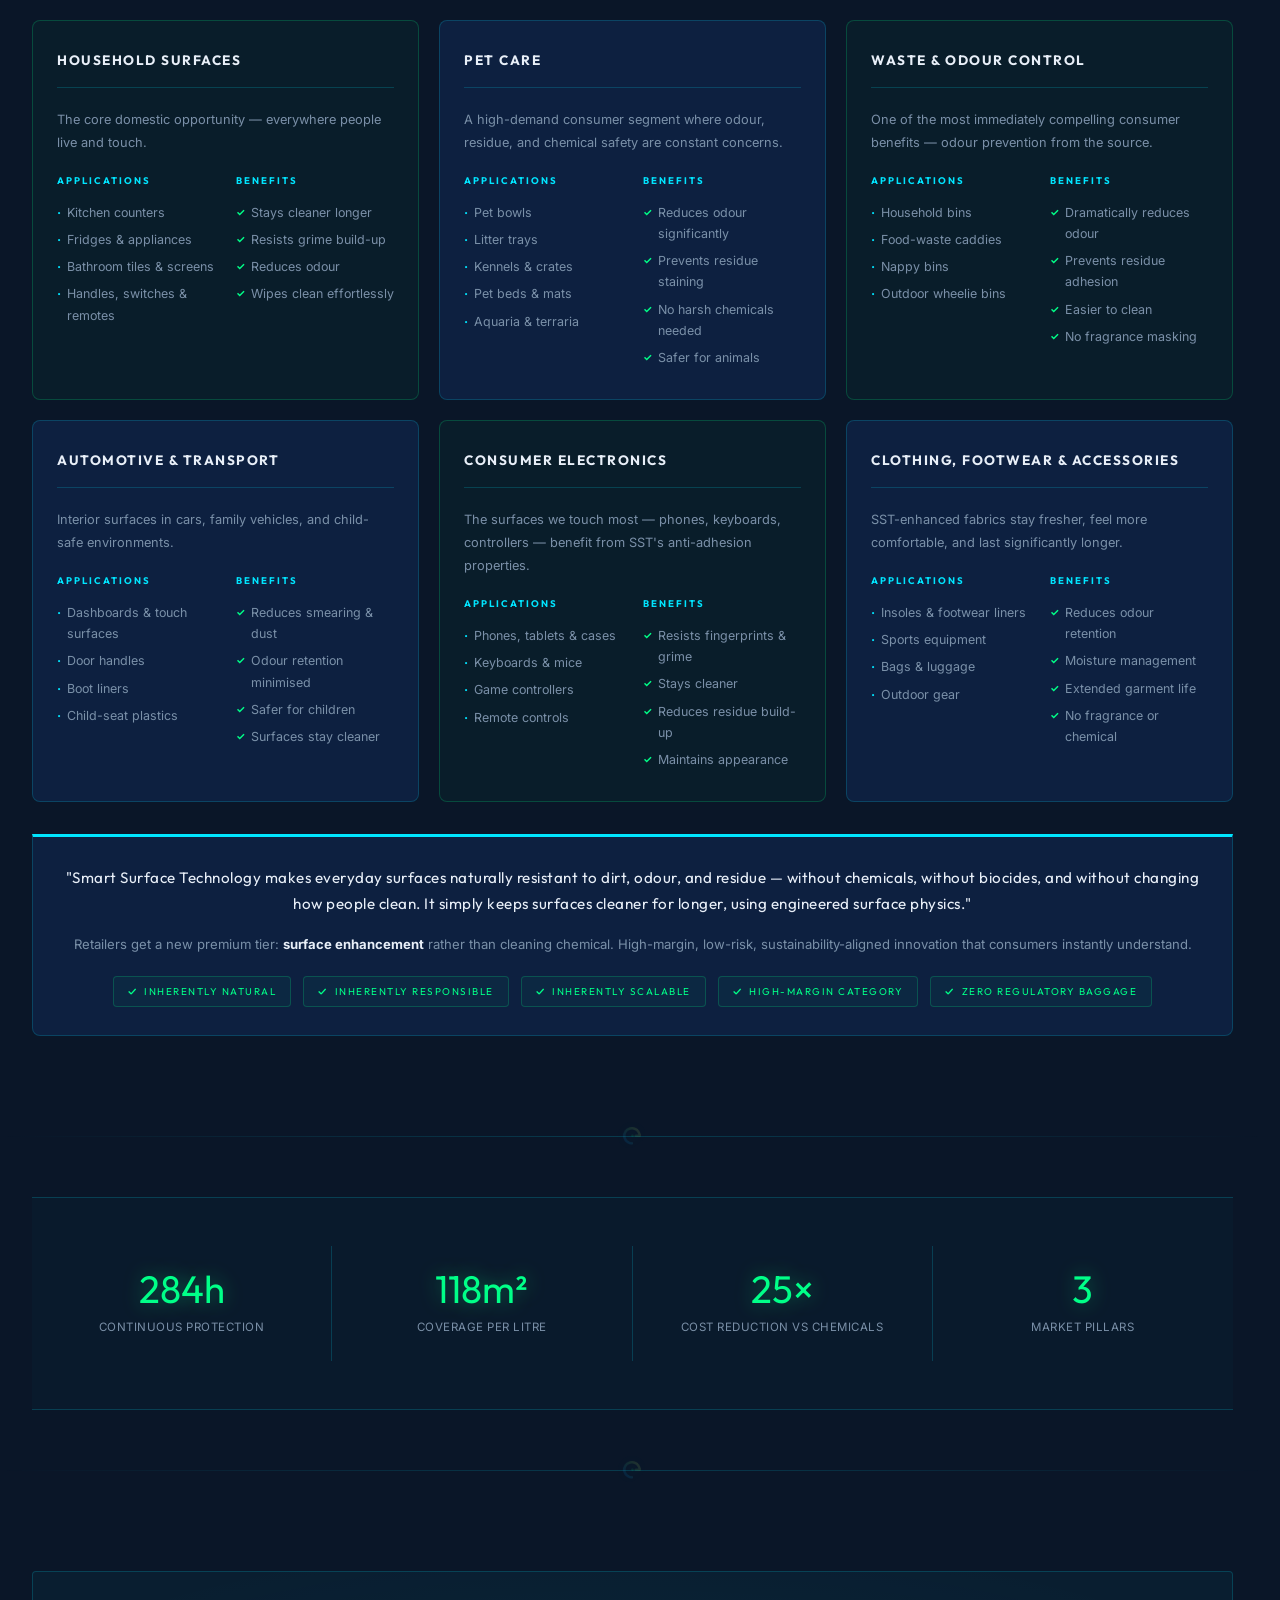
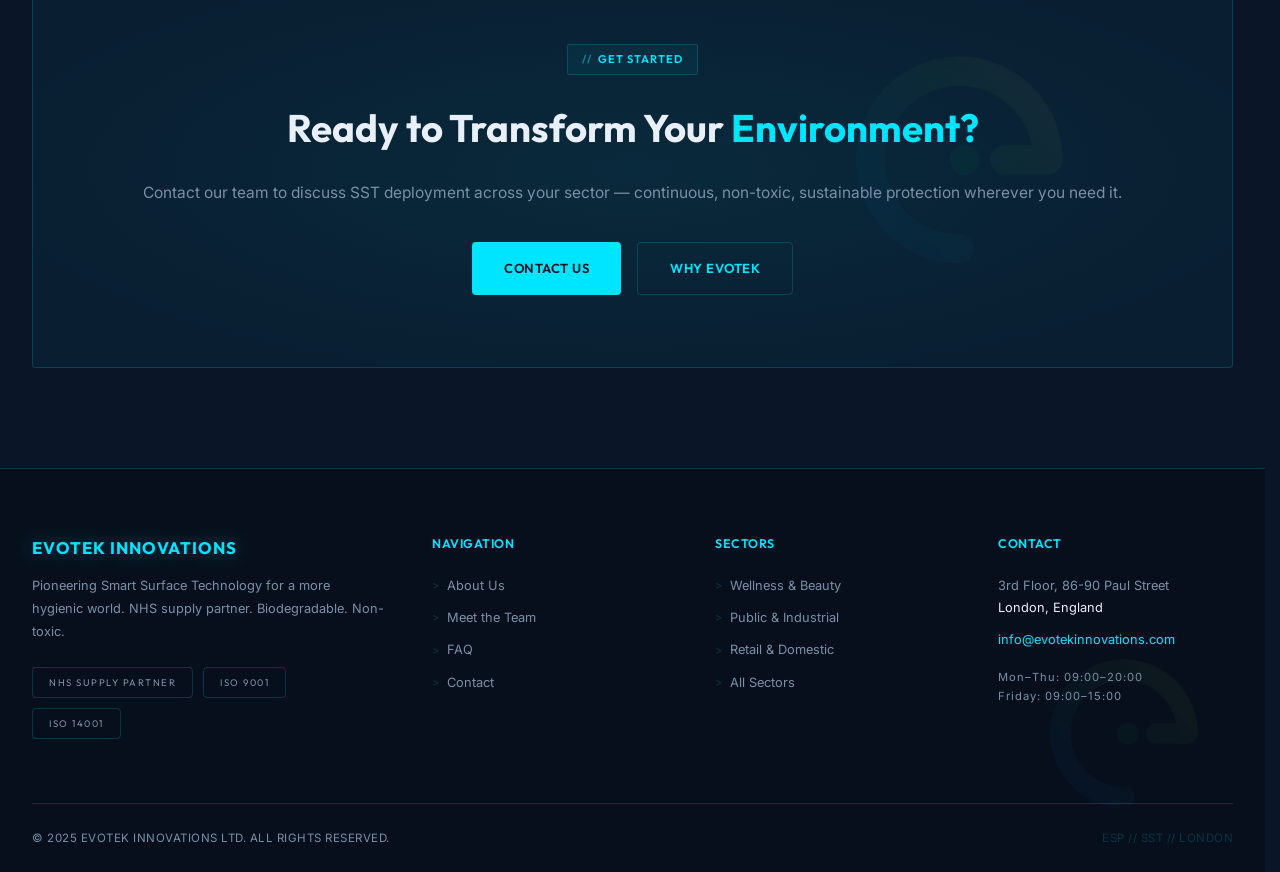
<file: sectors.html>
﻿<!DOCTYPE html>
<html lang="en">
<head>
  <meta charset="UTF-8"/>
  <meta name="viewport" content="width=device-width, initial-scale=1.0"/>
  <title>Sectors | EvoTek Innovations | Smart Surface Technology</title>
  <meta name="description" content="EvoTek Smart Surface Technology deployed across healthcare, public infrastructure, industrial, and retail markets. Non-toxic, physics-based antimicrobial protection."/>
  <link rel="stylesheet" href="css/style.css"/>
  <link rel="canonical" href="https://evotekinnovations.com/sectors.html"/>
  <meta name="robots" content="index, follow, max-snippet:-1, max-image-preview:large, max-video-preview:-1">
  <meta name="googlebot" content="index, follow">
  <meta property="og:type" content="website">
  <meta property="og:url" content="https://evotekinnovations.com/sectors.html">
  <meta property="og:title" content="Sectors | EvoTek Innovations | Smart Surface Technology">
  <meta property="og:description" content="EvoTek Smart Surface Technology deployed across healthcare, public infrastructure, industrial, and retail markets. Non-toxic, physics-based antimicrobial protection.">
  <meta property="og:image" content="https://evotekinnovations.com/assets/og-image.jpg">
  <meta property="og:locale" content="en_GB">
  <meta property="og:site_name" content="EvoTek Innovations">
  <meta name="twitter:card" content="summary_large_image">
  <meta name="twitter:title" content="Sectors | EvoTek Innovations | Smart Surface Technology">
  <meta name="twitter:description" content="EvoTek Smart Surface Technology deployed across healthcare, public infrastructure, industrial, and retail markets. Non-toxic, physics-based antimicrobial protection.">
  <meta name="twitter:image" content="https://evotekinnovations.com/assets/og-image.jpg">
  <meta name="geo.region" content="GB-ENG">
  <meta name="geo.placename" content="London, England">
  <meta name="geo.position" content="51.52436;-0.08648">
  <meta name="ICBM" content="51.52436, -0.08648">
  <link rel="alternate" hreflang="en" href="https://evotekinnovations.com/sectors.html"/>
  <link rel="alternate" hreflang="de" href="https://evotekinnovations.com/sectors.html?lang=de"/>
  <link rel="alternate" hreflang="x-default" href="https://evotekinnovations.com/sectors.html"/>
  <style>
    /* ── Pillar navigation ── */
    .pillar-nav {
      display: flex;
      gap: 12px;
      flex-wrap: wrap;
      justify-content: center;
      margin-bottom: 0;
    }
    .pillar-btn {
      display: inline-flex;
      align-items: center;
      gap: 8px;
      padding: 12px 24px;
      border: 1px solid var(--border);
      background: transparent;
      color: var(--muted);
      font-family: var(--font-head);
      font-size: 0.7rem;
      letter-spacing: 2px;
      cursor: pointer;
      border-radius: 4px;
      transition: all 0.25s;
      text-decoration: none;
    }
    .pillar-btn:hover,
    .pillar-btn.active {
      border-color: var(--cyan);
      color: var(--cyan);
      background: rgba(0,229,255,0.05);
    }
    .pillar-btn .pillar-dot {
      width: 7px;
      height: 7px;
      border-radius: 50%;
      background: currentColor;
      flex-shrink: 0;
    }

    /* ── Sector pillar heading ── */
    .pillar-heading {
      display: flex;
      align-items: center;
      gap: 16px;
      margin-bottom: 12px;
    }
    .pillar-heading-line {
      flex: 1;
      height: 1px;
      background: var(--border);
    }

    /* ── Sub-sector grid ── */
    .subsector-grid {
      display: grid;
      grid-template-columns: repeat(auto-fill, minmax(300px, 1fr));
      gap: 20px;
      margin-top: 32px;
    }
    .subsector-card {
      background: var(--surface);
      border: 1px solid var(--border);
      border-radius: 8px;
      padding: 28px 24px;
      transition: border-color 0.25s, transform 0.25s;
    }
    .subsector-card:hover {
      border-color: rgba(0,229,255,0.35);
      transform: translateY(-3px);
    }
    .subsector-card.card-green {
      border-color: rgba(0,255,136,0.2);
      background: rgba(0,255,136,0.03);
    }
    .subsector-card.card-green:hover {
      border-color: rgba(0,255,136,0.5);
    }
    .subsector-card h3 {
      font-family: var(--font-head);
      font-size: 0.85rem;
      letter-spacing: 1.5px;
      color: var(--text);
      margin-bottom: 20px;
      padding-bottom: 14px;
      border-bottom: 1px solid var(--border);
    }
    .app-benefits-grid {
      display: grid;
      grid-template-columns: 1fr 1fr;
      gap: 20px;
    }
    .app-benefits-grid h4 {
      font-family: var(--font-head);
      font-size: 0.6rem;
      letter-spacing: 2px;
      color: var(--cyan);
      margin-bottom: 10px;
      text-transform: uppercase;
    }
    .mini-list {
      list-style: none;
      padding: 0;
      margin: 0;
    }
    .mini-list li {
      font-size: 0.78rem;
      color: var(--muted);
      line-height: 1.7;
      padding: 3px 0;
      display: flex;
      align-items: flex-start;
      gap: 6px;
    }
    .mini-list li::before {
      content: '·';
      color: var(--cyan);
      flex-shrink: 0;
      font-weight: 700;
    }
    .mini-list.green li::before {
      content: '✓';
      color: var(--green);
      font-size: 0.65rem;
      margin-top: 2px;
    }

    /* ── Pillar intro card ── */
    .pillar-intro {
      border-left: 3px solid var(--cyan);
      padding: 24px 28px;
      background: rgba(0,229,255,0.03);
      border-radius: 0 8px 8px 0;
      margin-bottom: 8px;
    }
    .pillar-intro.green-border {
      border-left-color: var(--green);
      background: rgba(0,255,136,0.03);
    }
    .pillar-intro p {
      font-size: 0.9rem;
      color: var(--muted);
      line-height: 1.9;
      margin: 0;
    }
    .pillar-intro .why-list {
      display: flex;
      flex-wrap: wrap;
      gap: 8px;
      margin-top: 16px;
    }
    .why-tag {
      font-family: var(--font-head);
      font-size: 0.6rem;
      letter-spacing: 1.5px;
      padding: 5px 12px;
      border: 1px solid var(--border);
      border-radius: 4px;
      color: var(--muted);
    }

    /* ── Universal message box ── */
    .universal-msg {
      background: var(--surface);
      border: 1px solid var(--border);
      border-top: 3px solid var(--cyan);
      padding: 28px 32px;
      border-radius: 0 0 8px 8px;
      margin-top: 32px;
      text-align: center;
    }
    .universal-msg blockquote {
      font-family: var(--font-head);
      font-size: 0.95rem;
      letter-spacing: 0.5px;
      color: var(--text);
      line-height: 1.7;
      margin: 0 0 16px;
      font-style: normal;
    }
    .philosophy-grid {
      display: flex;
      flex-wrap: wrap;
      gap: 12px;
      justify-content: center;
      margin-top: 20px;
    }
    .phi-tag {
      display: flex;
      align-items: center;
      gap: 7px;
      font-family: var(--font-head);
      font-size: 0.62rem;
      letter-spacing: 1.5px;
      color: var(--green);
      padding: 6px 14px;
      border: 1px solid rgba(0,255,136,0.2);
      border-radius: 4px;
      background: rgba(0,255,136,0.04);
    }
    .phi-tag::before { content: '✓'; font-weight: 700; }

    @media (max-width: 600px) {
      .app-benefits-grid { grid-template-columns: 1fr; gap: 14px; }
      .subsector-grid { grid-template-columns: 1fr; }
      .pillar-intro { padding: 18px 20px; }
    }
  </style>
  <meta property="og:type" content="website"/>
  <meta property="og:site_name" content="EvoTek Innovations"/>
  <meta property="og:title" content="Sectors | EvoTek Innovations | Healthcare Food Service Transport"/>
  <meta property="og:description" content="EvoTek Smart Surface Technology deployed across healthcare, food service, hospitality, public transport, education and workplaces. NHS supply partner, London."/>
  <meta property="og:url" content="https://www.evotekinnovations.com/sectors.html"/>
  <meta property="og:image" content="https://www.evotekinnovations.com/images/EVO2.png"/>
  <meta name="twitter:card" content="summary_large_image"/>
  <meta name="twitter:title" content="Sectors | EvoTek Innovations | Healthcare Food Service Transport"/>
  <meta name="twitter:description" content="EvoTek Smart Surface Technology deployed across healthcare, food service, hospitality, public transport, education and workplaces. NHS supply partner, London."/>
  <meta name="twitter:image" content="https://www.evotekinnovations.com/images/EVO2.png"/>
  <link rel="alternate" hreflang="en" href="https://www.evotekinnovations.com/sectors.html"/>
  <link rel="alternate" hreflang="de" href="https://www.evotekinnovations.com/sectors.html?lang=de"/>
  <link rel="alternate" hreflang="x-default" href="https://www.evotekinnovations.com/sectors.html"/>
  <script type="application/ld+json">
  {
    "@context": "https://schema.org",
    "@graph": [
      {
        "@type": "BreadcrumbList",
        "itemListElement": [
          { "@type": "ListItem", "position": 1, "name": "Home", "item": "https://www.evotekinnovations.com/" },
          { "@type": "ListItem", "position": 2, "name": "Sectors", "item": "https://www.evotekinnovations.com/sectors.html" }
        ]
      },
      {
        "@type": "WebPage",
        "@id": "https://www.evotekinnovations.com/sectors.html",
        "url": "https://www.evotekinnovations.com/sectors.html",
        "name": "Sectors",
        "isPartOf": { "@id": "https://www.evotekinnovations.com/#website" },
        "inLanguage": "en-GB"
      }
    ]
  }
  </script>
  <meta name="robots" content="index, follow"/>
</head>
<body>

<nav aria-label="Main navigation">
  <div class="nav-inner">
    <a href="index.html" class="nav-logo">
      <img src="images/EVO2.png" alt="EvoTek Logo" class="nav-logo-img"/>
      <div>
        <span class="nav-logo-name">EVOTEK</span>
        <span class="nav-logo-sub">INNOVATIONS</span>
      </div>
    </a>
    <div class="nav-links">
      <a href="about.html" class="nav-link" data-i18n="nav.about">ABOUT</a>
      <a href="sectors.html" class="nav-link active">SECTORS</a>
      <a href="biomimicry.html" class="nav-link" data-i18n="nav.biomimicry">BIOMIMICRY</a>
      <a href="why-evotek.html" class="nav-link" data-i18n="nav.why">WHY EVOTEK</a>
      <a href="claims.html" class="nav-link" data-i18n="nav.claims">OUR CLAIMS</a>
      <a href="research.html" class="nav-link">RESEARCH</a>
      <a href="team.html" class="nav-link" data-i18n="nav.team">TEAM</a>
      <a href="faq.html" class="nav-link" data-i18n="nav.faq">FAQ</a>
      <a href="contact.html" class="nav-cta" data-i18n="nav.contact">CONTACT US</a>
      <div class="lang-switcher" id="lang-switcher">
        <button class="lang-btn active" onclick="setLang('en')" id="btn-en">EN</button>
        <div class="lang-divider"></div>
        <button class="lang-btn" onclick="setLang('de')" id="btn-de">DE</button>
      </div>
      <a href="https://www.england.nhs.uk/" target="_blank" rel="noopener" class="nhs-logo nhs-logo--nav" title="NHS Supply Partner">NHS</a>
    </div>
    <button class="hamburger" id="hamburger" aria-label="Open menu" aria-expanded="false">
      <span></span><span></span><span></span>
    </button>
  </div>
</nav>
<div id="mobile-nav">
  <a href="about.html" data-i18n="nav.about">ABOUT</a>
  <a href="sectors.html" class="active">SECTORS</a>
  <a href="biomimicry.html" data-i18n="nav.biomimicry">BIOMIMICRY</a>
  <a href="why-evotek.html" data-i18n="nav.why">WHY EVOTEK</a>
  <a href="claims.html" data-i18n="nav.claims">OUR CLAIMS</a>
  <a href="research.html">RESEARCH</a>
  <a href="team.html" data-i18n="nav.team.mob">MEET THE TEAM</a>
  <a href="faq.html" data-i18n="nav.faq">FAQ</a>
  <a href="contact.html" class="nav-cta" data-i18n="nav.contact">CONTACT US</a>
</div>

<!-- PAGE HERO -->
<header class="page-hero">
  <div class="logo-watermark page-hero-watermark"></div>
  <div class="hero-grid-bg"></div>
  <div class="container">
    <a href="index.html" style="display:inline-flex;align-items:center;gap:8px;font-family:var(--font-head);font-size:0.65rem;letter-spacing:2px;color:var(--muted);margin-bottom:24px;transition:color 0.2s;" onmouseover="this.style.color='var(--cyan)'" onmouseout="this.style.color='var(--muted)'">
      <svg width="14" height="14" viewBox="0 0 24 24" fill="none" stroke="currentColor" stroke-width="2" stroke-linecap="round" aria-hidden="true"><line x1="19" y1="12" x2="5" y2="12"/><polyline points="12 19 5 12 12 5"/></svg>
      HOME
    </a>
    <div class="page-hero-label">WHERE SST WORKS</div>
    <h1>Sectors &amp; <span class="accent">Applications</span></h1>
    <p class="page-hero-sub">Three distinct market pillars — one physics-based platform. Engineered Surface Physics deployed wherever surfaces must stay cleaner, longer.</p>
  </div>
</header>

<!-- PILLAR QUICK NAV -->
<section class="section-sm" style="padding-bottom:0;">
  <div class="container">
    <div class="pillar-nav reveal">
      <a href="#wellness" class="pillar-btn">
        <span class="pillar-dot"></span>
        WELLNESS &amp; BEAUTY
      </a>
      <a href="#public" class="pillar-btn">
        <span class="pillar-dot"></span>
        PUBLIC &amp; INDUSTRIAL
      </a>
      <a href="#retail" class="pillar-btn">
        <span class="pillar-dot"></span>
        RETAIL &amp; DOMESTIC
      </a>
    </div>
  </div>
</section>

<div class="sep"></div>

<!-- ═══════════════════════════════════════════════════════════
     PILLAR 1 — WELLNESS, BEAUTY & PERSONAL CARE
═══════════════════════════════════════════════════════════ -->
<section class="section" id="wellness">
  <div class="container">

    <!-- Pillar heading -->
    <div class="pillar-heading reveal">
      <div class="section-label" style="white-space:nowrap;">PILLAR 01</div>
      <div class="pillar-heading-line"></div>
    </div>
    <div class="section-header reveal" style="max-width:720px;margin-bottom:32px;">
      <h2 class="section-title">Wellness, Beauty &amp; <span class="accent">Personal Care</span></h2>
      <p class="section-sub">One of the strongest commercial verticals for SST — cleanliness, hygiene, odour control, and surface appearance are the foundations of client trust in these environments.</p>
    </div>

    <!-- Intro card -->
    <div class="pillar-intro reveal" style="margin-bottom:40px;">
      <p>These environments share the same challenges — and SST solves them all without chemicals, without biocides, and without regulatory baggage. It simply prevents residue, oils, moisture, and contamination from anchoring to surfaces, keeping them cleaner, fresher, and easier to maintain naturally.</p>
      <div class="why-list">
        <span class="why-tag">HIGH CUSTOMER TURNOVER</span>
        <span class="why-tag">HIGH TOUCH-SURFACES</span>
        <span class="why-tag">MOISTURE · OILS · RESIDUES</span>
        <span class="why-tag">ODOUR BUILD-UP</span>
        <span class="why-tag">STRICT HYGIENE EXPECTATIONS</span>
        <span class="why-tag">REPUTATIONAL RISK</span>
      </div>
    </div>

    <!-- Sub-sector cards -->
    <div class="subsector-grid">

      <!-- Wellness & Spas -->
      <div class="subsector-card reveal">
        <h3>WELLNESS CENTRES &amp; SPAS</h3>
        <p style="font-size:0.8rem;color:var(--muted);line-height:1.8;margin-bottom:18px;">Surfaces exposed to oils, lotions, steam, and moisture benefit massively from SST's anti-adhesion properties.</p>
        <div class="app-benefits-grid">
          <div>
            <h4>APPLICATIONS</h4>
            <ul class="mini-list">
              <li>Treatment beds</li>
              <li>Massage tables</li>
              <li>Trolleys &amp; equipment</li>
              <li>Steam-room &amp; sauna</li>
              <li>Changing rooms</li>
              <li>Lockers &amp; benches</li>
            </ul>
          </div>
          <div>
            <h4>BENEFITS</h4>
            <ul class="mini-list green">
              <li>Resists oils and lotions</li>
              <li>Reduces odour build-up</li>
              <li>Fresher surfaces between clients</li>
              <li>Reduces cleaning time</li>
            </ul>
          </div>
        </div>
      </div>

      <!-- Hair Salons -->
      <div class="subsector-card card-green reveal" style="transition-delay:60ms;">
        <h3>HAIR SALONS</h3>
        <p style="font-size:0.8rem;color:var(--muted);line-height:1.8;margin-bottom:18px;">Dyes, oils, sprays, heat, and constant touch — SST keeps surfaces professional and pristine.</p>
        <div class="app-benefits-grid">
          <div>
            <h4>APPLICATIONS</h4>
            <ul class="mini-list">
              <li>Styling chairs</li>
              <li>Backwash units</li>
              <li>Worktops &amp; trolleys</li>
              <li>Mirrors &amp; glass</li>
              <li>Reception areas</li>
            </ul>
          </div>
          <div>
            <h4>BENEFITS</h4>
            <ul class="mini-list green">
              <li>Resists dye staining</li>
              <li>Reduces smearing &amp; residue</li>
              <li>Cleaner high-touch areas</li>
              <li>Enhanced professional look</li>
            </ul>
          </div>
        </div>
      </div>

      <!-- Nail Bars -->
      <div class="subsector-card reveal" style="transition-delay:120ms;">
        <h3>NAIL BARS</h3>
        <p style="font-size:0.8rem;color:var(--muted);line-height:1.8;margin-bottom:18px;">Among the highest contamination loads from dust, filings, gels, and solvents — SST makes surfaces wipe-clean instantly.</p>
        <div class="app-benefits-grid">
          <div>
            <h4>APPLICATIONS</h4>
            <ul class="mini-list">
              <li>Nail desks</li>
              <li>Lamps &amp; tool housings</li>
              <li>Chairs &amp; armrests</li>
              <li>Reception counters</li>
            </ul>
          </div>
          <div>
            <h4>BENEFITS</h4>
            <ul class="mini-list green">
              <li>Prevents dust adhesion</li>
              <li>Reduces gel &amp; polish staining</li>
              <li>Instant wipe-clean behaviour</li>
              <li>Visibly hygienic environment</li>
            </ul>
          </div>
        </div>
      </div>

      <!-- Tattoo Parlours -->
      <div class="subsector-card card-green reveal" style="transition-delay:180ms;">
        <h3>TATTOO PARLOURS</h3>
        <p style="font-size:0.8rem;color:var(--muted);line-height:1.8;margin-bottom:18px;">Studios require clinical-grade appearance without clinical harshness — SST delivers both.</p>
        <div class="app-benefits-grid">
          <div>
            <h4>APPLICATIONS</h4>
            <ul class="mini-list">
              <li>Tattoo beds &amp; armrests</li>
              <li>Workstations</li>
              <li>Equipment housings</li>
              <li>Waiting-area surfaces</li>
            </ul>
          </div>
          <div>
            <h4>BENEFITS</h4>
            <ul class="mini-list green">
              <li>Reduces ink staining</li>
              <li>Surfaces visibly clean</li>
              <li>Hygiene expectations met</li>
              <li>Odour &amp; residue reduction</li>
            </ul>
          </div>
        </div>
      </div>

      <!-- Gyms -->
      <div class="subsector-card reveal" style="transition-delay:240ms;">
        <h3>GYMNASIUMS &amp; FITNESS CENTRES</h3>
        <p style="font-size:0.8rem;color:var(--muted);line-height:1.8;margin-bottom:18px;">High-traffic, high-touch, high-moisture — the perfect environment for SST's continuous surface protection.</p>
        <div class="app-benefits-grid">
          <div>
            <h4>APPLICATIONS</h4>
            <ul class="mini-list">
              <li>Equipment handles</li>
              <li>Benches &amp; mats</li>
              <li>Changing rooms</li>
              <li>Lockers</li>
              <li>Water fountains</li>
            </ul>
          </div>
          <div>
            <h4>BENEFITS</h4>
            <ul class="mini-list green">
              <li>Reduces sweat residue</li>
              <li>Minimises odour retention</li>
              <li>Cleaner equipment between uses</li>
              <li>Lower cleaning burden</li>
            </ul>
          </div>
        </div>
      </div>

    </div>

    <!-- Universal message -->
    <div class="universal-msg reveal">
      <blockquote>"SST keeps surfaces cleaner, fresher, and more hygienic-looking — without chemicals, without biocides, and without changing how staff clean. It simply prevents residue, odour, and contamination from taking hold."</blockquote>
      <p style="font-size:0.82rem;color:var(--muted);margin-bottom:20px;">This is exactly what wellness and beauty businesses want — a natural, responsible, effortless upgrade to their environment.</p>
      <div class="philosophy-grid">
        <span class="phi-tag">NATURAL — NO CHEMICALS</span>
        <span class="phi-tag">SAFE FOR SKIN-CONTACT SURFACES</span>
        <span class="phi-tag">SUSTAINABLE</span>
        <span class="phi-tag">AESTHETIC — SURFACES STAY NEW</span>
        <span class="phi-tag">TRUST-BUILDING</span>
      </div>
    </div>

  </div>
</section>

<div class="sep"></div>

<!-- ═══════════════════════════════════════════════════════════
     PILLAR 2 — PUBLIC, INDUSTRIAL & LARGE-SCALE
═══════════════════════════════════════════════════════════ -->
<section class="section" id="public">
  <div class="container">

    <!-- Pillar heading -->
    <div class="pillar-heading reveal">
      <div class="section-label" style="white-space:nowrap;">PILLAR 02</div>
      <div class="pillar-heading-line"></div>
    </div>
    <div class="section-header reveal" style="max-width:720px;margin-bottom:32px;">
      <h2 class="section-title">Public, Industrial &amp; <span class="accent">Large-Scale</span></h2>
      <p class="section-sub">SST scales anywhere large infrastructures depend on surfaces that must stay clean, stable, low-maintenance, and resistant to fouling, wear, or contamination.</p>
    </div>

    <!-- Intro card -->
    <div class="pillar-intro green-border reveal" style="margin-bottom:40px;">
      <p>The scientific literature strongly supports surface-modification technologies in medical, industrial, environmental, and high-performance engineering sectors — which directly maps onto SST's capabilities. Across all sectors the core idea is the same: surface modification improves performance, reduces fouling, and enhances biological, mechanical, and environmental stability. SST occupies this domain with the advantage of being non-biocidal, passive, and regulator-safe.</p>
    </div>

    <!-- Sub-sector cards -->
    <div class="subsector-grid">

      <!-- Healthcare -->
      <div class="subsector-card card-green reveal">
        <h3>HEALTHCARE &amp; CLINICAL INFRASTRUCTURE</h3>
        <p style="font-size:0.8rem;color:var(--muted);line-height:1.8;margin-bottom:18px;">Surface modification is widely applied in clinical environments to reduce contamination, improve material compatibility, and prevent fouling.</p>
        <div class="app-benefits-grid">
          <div>
            <h4>APPLICATIONS</h4>
            <ul class="mini-list">
              <li>Hospital wards &amp; theatres</li>
              <li>Bed rails &amp; trolleys</li>
              <li>Equipment housings</li>
              <li>Waiting areas &amp; reception</li>
              <li>Ambulances &amp; mobile units</li>
            </ul>
          </div>
          <div>
            <h4>BENEFITS</h4>
            <ul class="mini-list green">
              <li>Reduced residue build-up</li>
              <li>Extended material lifespan</li>
              <li>Lower chemical dependency</li>
              <li>Supports AMR strategies</li>
              <li>NHS-aligned philosophy</li>
            </ul>
          </div>
        </div>
      </div>

      <!-- Public Sector Estates -->
      <div class="subsector-card reveal" style="transition-delay:60ms;">
        <h3>PUBLIC-SECTOR ESTATES &amp; INFRASTRUCTURE</h3>
        <p style="font-size:0.8rem;color:var(--muted);line-height:1.8;margin-bottom:18px;">Surface engineering is recognised as a key method for improving stability, reliability, and service life across demanding estate environments.</p>
        <div class="app-benefits-grid">
          <div>
            <h4>APPLICATIONS</h4>
            <ul class="mini-list">
              <li>Local authority buildings</li>
              <li>Schools &amp; universities</li>
              <li>Transport hubs</li>
              <li>MOD &amp; civic facilities</li>
              <li>Prisons &amp; courts</li>
            </ul>
          </div>
          <div>
            <h4>BENEFITS</h4>
            <ul class="mini-list green">
              <li>Reduces fouling &amp; residue</li>
              <li>Lowers maintenance burden</li>
              <li>Extends asset lifespan</li>
              <li>30× cost saving vs chemicals</li>
            </ul>
          </div>
        </div>
      </div>

      <!-- Industrial -->
      <div class="subsector-card card-green reveal" style="transition-delay:120ms;">
        <h3>INDUSTRIAL &amp; MANUFACTURING</h3>
        <p style="font-size:0.8rem;color:var(--muted);line-height:1.8;margin-bottom:18px;">Surface engineering is essential for improving performance under extreme conditions — high temperature, pressure, friction, or contamination.</p>
        <div class="app-benefits-grid">
          <div>
            <h4>APPLICATIONS</h4>
            <ul class="mini-list">
              <li>Production lines &amp; conveyors</li>
              <li>Robotics housings</li>
              <li>Food-processing surfaces</li>
              <li>Packaging machinery</li>
              <li>Cleanrooms</li>
            </ul>
          </div>
          <div>
            <h4>BENEFITS</h4>
            <ul class="mini-list green">
              <li>Reduces oils &amp; particulates</li>
              <li>Cuts odours &amp; residues</li>
              <li>Improved cleanability</li>
              <li>No chemical hazard</li>
            </ul>
          </div>
        </div>
      </div>

      <!-- Environmental -->
      <div class="subsector-card reveal" style="transition-delay:180ms;">
        <h3>ENVIRONMENTAL &amp; WASTE MANAGEMENT</h3>
        <p style="font-size:0.8rem;color:var(--muted);line-height:1.8;margin-bottom:18px;">Antifouling and hydrophobic enhancements improve environmental performance and reduce odour at scale.</p>
        <div class="app-benefits-grid">
          <div>
            <h4>APPLICATIONS</h4>
            <ul class="mini-list">
              <li>Waste-handling equipment</li>
              <li>Recycling centres</li>
              <li>Water-treatment infrastructure</li>
              <li>Air-handling &amp; ducting</li>
              <li>Public bins &amp; caddies</li>
            </ul>
          </div>
          <div>
            <h4>BENEFITS</h4>
            <ul class="mini-list green">
              <li>Reduced residue &amp; fouling</li>
              <li>Significant odour reduction</li>
              <li>Lower maintenance cycles</li>
              <li>Improved surface durability</li>
            </ul>
          </div>
        </div>
      </div>

      <!-- Transport -->
      <div class="subsector-card card-green reveal" style="transition-delay:240ms;">
        <h3>TRANSPORT &amp; AUTOMOTIVE</h3>
        <p style="font-size:0.8rem;color:var(--muted);line-height:1.8;margin-bottom:18px;">Surface engineering used to improve durability and reduce contamination in high-use mechanical systems maps directly to fleet and public transport.</p>
        <div class="app-benefits-grid">
          <div>
            <h4>APPLICATIONS</h4>
            <ul class="mini-list">
              <li>Buses, trains &amp; trams</li>
              <li>Fleet vehicles</li>
              <li>Aircraft interiors</li>
              <li>Marine vessels</li>
              <li>EV charging stations</li>
            </ul>
          </div>
          <div>
            <h4>BENEFITS</h4>
            <ul class="mini-list green">
              <li>Reduces grime &amp; fouling</li>
              <li>Lower cleaning labour</li>
              <li>Extended material life</li>
              <li>Improved passenger experience</li>
            </ul>
          </div>
        </div>
      </div>

      <!-- High-Performance Engineering -->
      <div class="subsector-card reveal" style="transition-delay:300ms;">
        <h3>HIGH-PERFORMANCE ENGINEERING</h3>
        <p style="font-size:0.8rem;color:var(--muted);line-height:1.8;margin-bottom:18px;">Deep sea, aerospace, and extreme industrial conditions — surface engineering is essential for performance and longevity.</p>
        <div class="app-benefits-grid">
          <div>
            <h4>APPLICATIONS</h4>
            <ul class="mini-list">
              <li>Offshore platforms</li>
              <li>Wind turbines</li>
              <li>Aerospace interiors</li>
              <li>Mining &amp; heavy industry</li>
            </ul>
          </div>
          <div>
            <h4>BENEFITS</h4>
            <ul class="mini-list green">
              <li>Resists fouling &amp; corrosion</li>
              <li>Contamination resistance</li>
              <li>Durability in extremes</li>
              <li>Lifecycle extension</li>
            </ul>
          </div>
        </div>
      </div>

      <!-- Medical Devices -->
      <div class="subsector-card card-green reveal" style="transition-delay:360ms;">
        <h3>MEDICAL DEVICES &amp; EQUIPMENT</h3>
        <p style="font-size:0.8rem;color:var(--muted);line-height:1.8;margin-bottom:18px;">Surface modification is heavily used to improve biomaterial performance and enhance material compatibility — SST provides physics-based, non-biocidal enhancements.</p>
        <div class="app-benefits-grid">
          <div>
            <h4>APPLICATIONS</h4>
            <ul class="mini-list">
              <li>Device housings</li>
              <li>External-contact components</li>
              <li>Non-implantable equipment</li>
              <li>Diagnostic devices</li>
            </ul>
          </div>
          <div>
            <h4>BENEFITS</h4>
            <ul class="mini-list green">
              <li>Reduced residue adhesion</li>
              <li>Easier surface maintenance</li>
              <li>No chemical release</li>
              <li>Material longevity</li>
            </ul>
          </div>
        </div>
      </div>

      <!-- Large-scale commercial -->
      <div class="subsector-card reveal" style="transition-delay:420ms;">
        <h3>LARGE-SCALE COMMERCIAL &amp; RETAIL</h3>
        <p style="font-size:0.8rem;color:var(--muted);line-height:1.8;margin-bottom:18px;">Supermarkets, hospitality, leisure, and food-service environments all benefit from surfaces that stay cleaner for longer with reduced chemical use.</p>
        <div class="app-benefits-grid">
          <div>
            <h4>APPLICATIONS</h4>
            <ul class="mini-list">
              <li>Supermarkets &amp; retail chains</li>
              <li>Hotels &amp; hospitality</li>
              <li>Food-service environments</li>
              <li>Gyms, spas &amp; leisure</li>
            </ul>
          </div>
          <div>
            <h4>BENEFITS</h4>
            <ul class="mini-list green">
              <li>Surfaces cleaner for longer</li>
              <li>Reduced chemical load</li>
              <li>Lower operational costs</li>
              <li>Enhanced customer experience</li>
            </ul>
          </div>
        </div>
      </div>

    </div>

    <!-- Synthesis box -->
    <div class="universal-msg reveal" style="border-top-color:var(--green);">
      <blockquote>"Surface modification improves performance, reduces fouling, and enhances biological, mechanical, and environmental stability — SST occupies this domain with the advantage of being non-biocidal, passive, and regulator-safe."</blockquote>
      <div class="philosophy-grid">
        <span class="phi-tag">NHS SUPPLY PARTNER</span>
        <span class="phi-tag">ZERO AMR CONTRIBUTION</span>
        <span class="phi-tag">NO SDS REQUIRED</span>
        <span class="phi-tag">ISO 9001 · ISO 14001</span>
        <span class="phi-tag">30× COST ADVANTAGE</span>
      </div>
    </div>

  </div>
</section>

<div class="sep"></div>

<!-- ═══════════════════════════════════════════════════════════
     PILLAR 3 — RETAIL & DOMESTIC
═══════════════════════════════════════════════════════════ -->
<section class="section" id="retail">
  <div class="container">

    <!-- Pillar heading -->
    <div class="pillar-heading reveal">
      <div class="section-label" style="white-space:nowrap;">PILLAR 03</div>
      <div class="pillar-heading-line"></div>
    </div>
    <div class="section-header reveal" style="max-width:720px;margin-bottom:32px;">
      <h2 class="section-title">Retail &amp; <span class="accent">Domestic</span></h2>
      <p class="section-sub">SST translates into retail and domestic markets by doing exactly what consumers already want — keeping surfaces cleaner for longer, using no chemicals, no biocides, and no effort. A material upgrade, not a cleaning product.</p>
    </div>

    <!-- Intro card -->
    <div class="pillar-intro reveal" style="margin-bottom:40px;">
      <p>Consumers already value less cleaning effort, fewer chemicals at home, safer surfaces for children and pets, odour reduction, longer-lasting cleanliness, and sustainability. SST delivers all of these without claiming kill, disinfection, or any active chemical action. It simply prevents the build-up that causes dirt, odour, staining, and contamination. That is the perfect retail message.</p>
      <div class="why-list">
        <span class="why-tag">LESS CLEANING EFFORT</span>
        <span class="why-tag">FEWER CHEMICALS AT HOME</span>
        <span class="why-tag">SAFE FOR CHILDREN &amp; PETS</span>
        <span class="why-tag">ODOUR REDUCTION</span>
        <span class="why-tag">SUSTAINABILITY</span>
        <span class="why-tag">LONGER-LASTING CLEANLINESS</span>
      </div>
    </div>

    <!-- Sub-sector cards -->
    <div class="subsector-grid">

      <!-- Household -->
      <div class="subsector-card card-green reveal">
        <h3>HOUSEHOLD SURFACES</h3>
        <p style="font-size:0.8rem;color:var(--muted);line-height:1.8;margin-bottom:18px;">The core domestic opportunity — everywhere people live and touch.</p>
        <div class="app-benefits-grid">
          <div>
            <h4>APPLICATIONS</h4>
            <ul class="mini-list">
              <li>Kitchen counters</li>
              <li>Fridges &amp; appliances</li>
              <li>Bathroom tiles &amp; screens</li>
              <li>Handles, switches &amp; remotes</li>
            </ul>
          </div>
          <div>
            <h4>BENEFITS</h4>
            <ul class="mini-list green">
              <li>Stays cleaner longer</li>
              <li>Resists grime build-up</li>
              <li>Reduces odour</li>
              <li>Wipes clean effortlessly</li>
            </ul>
          </div>
        </div>
      </div>

      <!-- Pet care -->
      <div class="subsector-card reveal" style="transition-delay:60ms;">
        <h3>PET CARE</h3>
        <p style="font-size:0.8rem;color:var(--muted);line-height:1.8;margin-bottom:18px;">A high-demand consumer segment where odour, residue, and chemical safety are constant concerns.</p>
        <div class="app-benefits-grid">
          <div>
            <h4>APPLICATIONS</h4>
            <ul class="mini-list">
              <li>Pet bowls</li>
              <li>Litter trays</li>
              <li>Kennels &amp; crates</li>
              <li>Pet beds &amp; mats</li>
              <li>Aquaria &amp; terraria</li>
            </ul>
          </div>
          <div>
            <h4>BENEFITS</h4>
            <ul class="mini-list green">
              <li>Reduces odour significantly</li>
              <li>Prevents residue staining</li>
              <li>No harsh chemicals needed</li>
              <li>Safer for animals</li>
            </ul>
          </div>
        </div>
      </div>

      <!-- Waste & Odour Control -->
      <div class="subsector-card card-green reveal" style="transition-delay:120ms;">
        <h3>WASTE &amp; ODOUR CONTROL</h3>
        <p style="font-size:0.8rem;color:var(--muted);line-height:1.8;margin-bottom:18px;">One of the most immediately compelling consumer benefits — odour prevention from the source.</p>
        <div class="app-benefits-grid">
          <div>
            <h4>APPLICATIONS</h4>
            <ul class="mini-list">
              <li>Household bins</li>
              <li>Food-waste caddies</li>
              <li>Nappy bins</li>
              <li>Outdoor wheelie bins</li>
            </ul>
          </div>
          <div>
            <h4>BENEFITS</h4>
            <ul class="mini-list green">
              <li>Dramatically reduces odour</li>
              <li>Prevents residue adhesion</li>
              <li>Easier to clean</li>
              <li>No fragrance masking</li>
            </ul>
          </div>
        </div>
      </div>

      <!-- Automotive & Transport -->
      <div class="subsector-card reveal" style="transition-delay:180ms;">
        <h3>AUTOMOTIVE &amp; TRANSPORT</h3>
        <p style="font-size:0.8rem;color:var(--muted);line-height:1.8;margin-bottom:18px;">Interior surfaces in cars, family vehicles, and child-safe environments.</p>
        <div class="app-benefits-grid">
          <div>
            <h4>APPLICATIONS</h4>
            <ul class="mini-list">
              <li>Dashboards &amp; touch surfaces</li>
              <li>Door handles</li>
              <li>Boot liners</li>
              <li>Child-seat plastics</li>
            </ul>
          </div>
          <div>
            <h4>BENEFITS</h4>
            <ul class="mini-list green">
              <li>Reduces smearing &amp; dust</li>
              <li>Odour retention minimised</li>
              <li>Safer for children</li>
              <li>Surfaces stay cleaner</li>
            </ul>
          </div>
        </div>
      </div>

      <!-- Consumer electronics -->
      <div class="subsector-card card-green reveal" style="transition-delay:240ms;">
        <h3>CONSUMER ELECTRONICS</h3>
        <p style="font-size:0.8rem;color:var(--muted);line-height:1.8;margin-bottom:18px;">The surfaces we touch most — phones, keyboards, controllers — benefit from SST's anti-adhesion properties.</p>
        <div class="app-benefits-grid">
          <div>
            <h4>APPLICATIONS</h4>
            <ul class="mini-list">
              <li>Phones, tablets &amp; cases</li>
              <li>Keyboards &amp; mice</li>
              <li>Game controllers</li>
              <li>Remote controls</li>
            </ul>
          </div>
          <div>
            <h4>BENEFITS</h4>
            <ul class="mini-list green">
              <li>Resists fingerprints &amp; grime</li>
              <li>Stays cleaner</li>
              <li>Reduces residue build-up</li>
              <li>Maintains appearance</li>
            </ul>
          </div>
        </div>
      </div>

      <!-- Clothing & Accessories -->
      <div class="subsector-card reveal" style="transition-delay:300ms;">
        <h3>CLOTHING, FOOTWEAR &amp; ACCESSORIES</h3>
        <p style="font-size:0.8rem;color:var(--muted);line-height:1.8;margin-bottom:18px;">SST-enhanced fabrics stay fresher, feel more comfortable, and last significantly longer.</p>
        <div class="app-benefits-grid">
          <div>
            <h4>APPLICATIONS</h4>
            <ul class="mini-list">
              <li>Insoles &amp; footwear liners</li>
              <li>Sports equipment</li>
              <li>Bags &amp; luggage</li>
              <li>Outdoor gear</li>
            </ul>
          </div>
          <div>
            <h4>BENEFITS</h4>
            <ul class="mini-list green">
              <li>Reduces odour retention</li>
              <li>Moisture management</li>
              <li>Extended garment life</li>
              <li>No fragrance or chemical</li>
            </ul>
          </div>
        </div>
      </div>

    </div>

    <!-- Retail positioning -->
    <div class="universal-msg reveal">
      <blockquote>"Smart Surface Technology makes everyday surfaces naturally resistant to dirt, odour, and residue — without chemicals, without biocides, and without changing how people clean. It simply keeps surfaces cleaner for longer, using engineered surface physics."</blockquote>
      <p style="font-size:0.82rem;color:var(--muted);margin-bottom:20px;">Retailers get a new premium tier: <strong style="color:var(--text)">surface enhancement</strong> rather than cleaning chemical. High-margin, low-risk, sustainability-aligned innovation that consumers instantly understand.</p>
      <div class="philosophy-grid">
        <span class="phi-tag">INHERENTLY NATURAL</span>
        <span class="phi-tag">INHERENTLY RESPONSIBLE</span>
        <span class="phi-tag">INHERENTLY SCALABLE</span>
        <span class="phi-tag">HIGH-MARGIN CATEGORY</span>
        <span class="phi-tag">ZERO REGULATORY BAGGAGE</span>
      </div>
    </div>

  </div>
</section>

<div class="sep"></div>

<!-- STATS STRIP -->
<section class="section-sm">
  <div class="container">
    <div class="stats-strip reveal">
      <div class="stats-grid">
        <div class="stat-item">
          <div class="stat-num accent" data-target="336" data-suffix="h">0h</div>
          <div class="stat-label">CONTINUOUS PROTECTION</div>
        </div>
        <div class="stat-item">
          <div class="stat-num accent" data-target="140" data-suffix="m²">0m²</div>
          <div class="stat-label">COVERAGE PER LITRE</div>
        </div>
        <div class="stat-item">
          <div class="stat-num accent" data-target="30" data-suffix="×">0×</div>
          <div class="stat-label">COST REDUCTION VS CHEMICALS</div>
        </div>
        <div class="stat-item">
          <div class="stat-num accent" data-target="3">0</div>
          <div class="stat-label">MARKET PILLARS</div>
        </div>
      </div>
    </div>
  </div>
</section>

<div class="sep"></div>

<!-- CTA BANNER -->
<section class="section">
  <div class="container">
    <div class="cta-banner reveal">
      <div class="logo-watermark cta-logo-watermark"></div>
      <div class="chip" style="margin:0 auto 20px;">GET STARTED</div>
      <h2>Ready to Transform Your <span style="color:var(--cyan)">Environment?</span></h2>
      <p>Contact our team to discuss SST deployment across your sector — continuous, non-toxic, sustainable protection wherever you need it.</p>
      <div class="btns">
        <a href="contact.html" class="btn-primary">CONTACT US</a>
        <a href="why-evotek.html" class="btn-ghost">WHY EVOTEK</a>
      </div>
    </div>
  </div>
</section>

<!-- FOOTER -->
<footer style="position:relative;overflow:hidden;">
  <div class="logo-watermark footer-logo-watermark"></div>
  <div class="container">
    <div class="footer-top">
      <div>
        <div class="footer-brand-name">EVOTEK INNOVATIONS</div>
        <p class="footer-brand-desc">Pioneering Smart Surface Technology for a more hygienic world. NHS supply partner. Biodegradable. Non-toxic.</p>
        <div style="display:flex;gap:10px;flex-wrap:wrap;">
          <span class="accred-badge">NHS SUPPLY PARTNER</span>
          <span class="accred-badge">ISO 9001</span>
          <span class="accred-badge">ISO 14001</span>
        </div>
      </div>
      <div>
        <div class="footer-heading">NAVIGATION</div>
        <ul class="footer-links">
          <li><a href="about.html">About Us</a></li>
          <li><a href="team.html">Meet the Team</a></li>
          <li><a href="faq.html">FAQ</a></li>
          <li><a href="contact.html">Contact</a></li>
        </ul>
      </div>
      <div>
        <div class="footer-heading">SECTORS</div>
        <ul class="footer-links">
          <li><a href="sectors.html#wellness">Wellness &amp; Beauty</a></li>
          <li><a href="sectors.html#public">Public &amp; Industrial</a></li>
          <li><a href="sectors.html#retail">Retail &amp; Domestic</a></li>
          <li><a href="sectors.html">All Sectors</a></li>
        </ul>
      </div>
      <div>
        <div class="footer-heading">CONTACT</div>
        <div class="footer-contact-item">3rd Floor, 86-90 Paul Street<br><span>London, England</span></div>
        <div class="footer-contact-item"><a href="mailto:info@evotekinnovations.com" style="color:var(--cyan)">info@evotekinnovations.com</a></div>
        <div class="footer-contact-item" style="margin-top:16px;font-size:0.7rem;letter-spacing:1px;">Mon–Thu: 09:00–20:00<br>Friday: 09:00–15:00</div>
      </div>
    </div>
    <div class="footer-bottom">
      <span>© 2025 EVOTEK INNOVATIONS LTD. ALL RIGHTS RESERVED.</span>
      <span style="color:var(--border)">ESP // SST // LONDON</span>
    </div>
  </div>
</footer>

<script src="js/lang.js" defer></script>
<script src="js/main.js" defer></script>
<script src="js/cookies.js" defer></script>
</body>
</html>
</file>
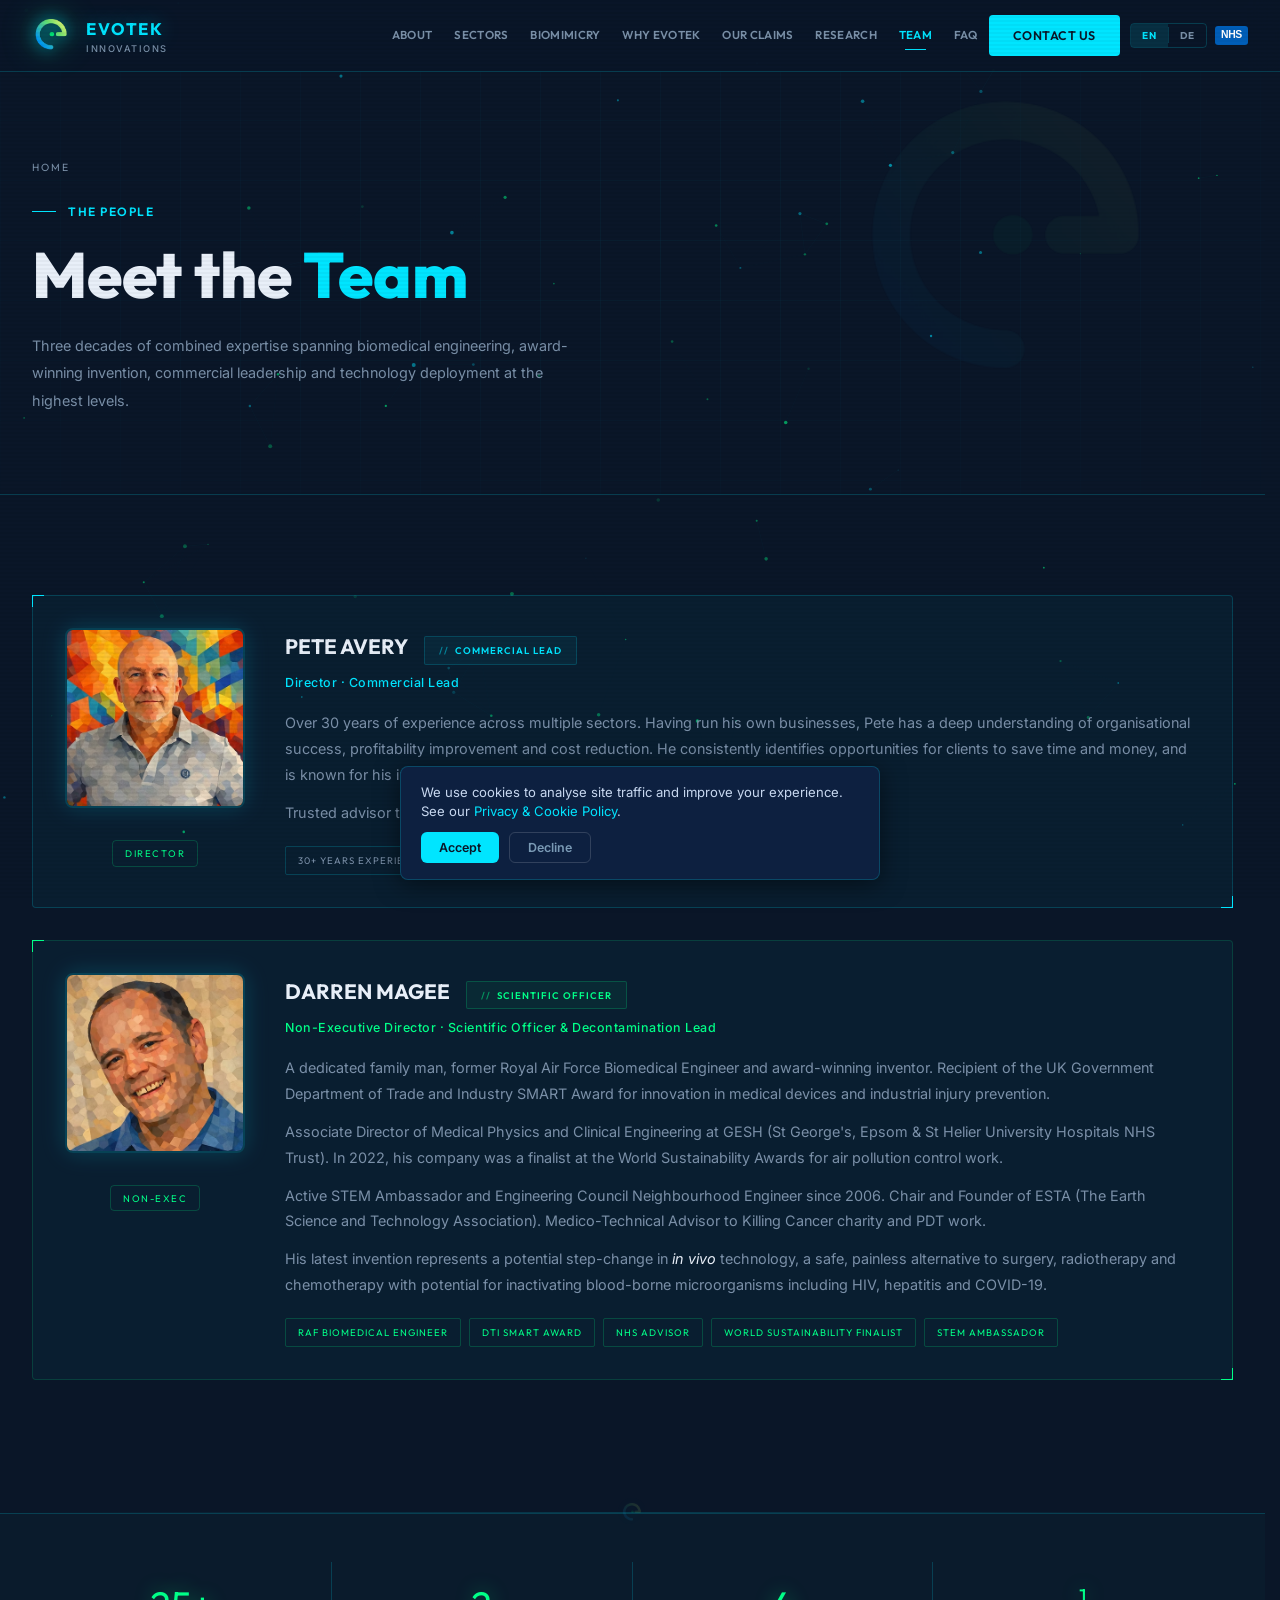
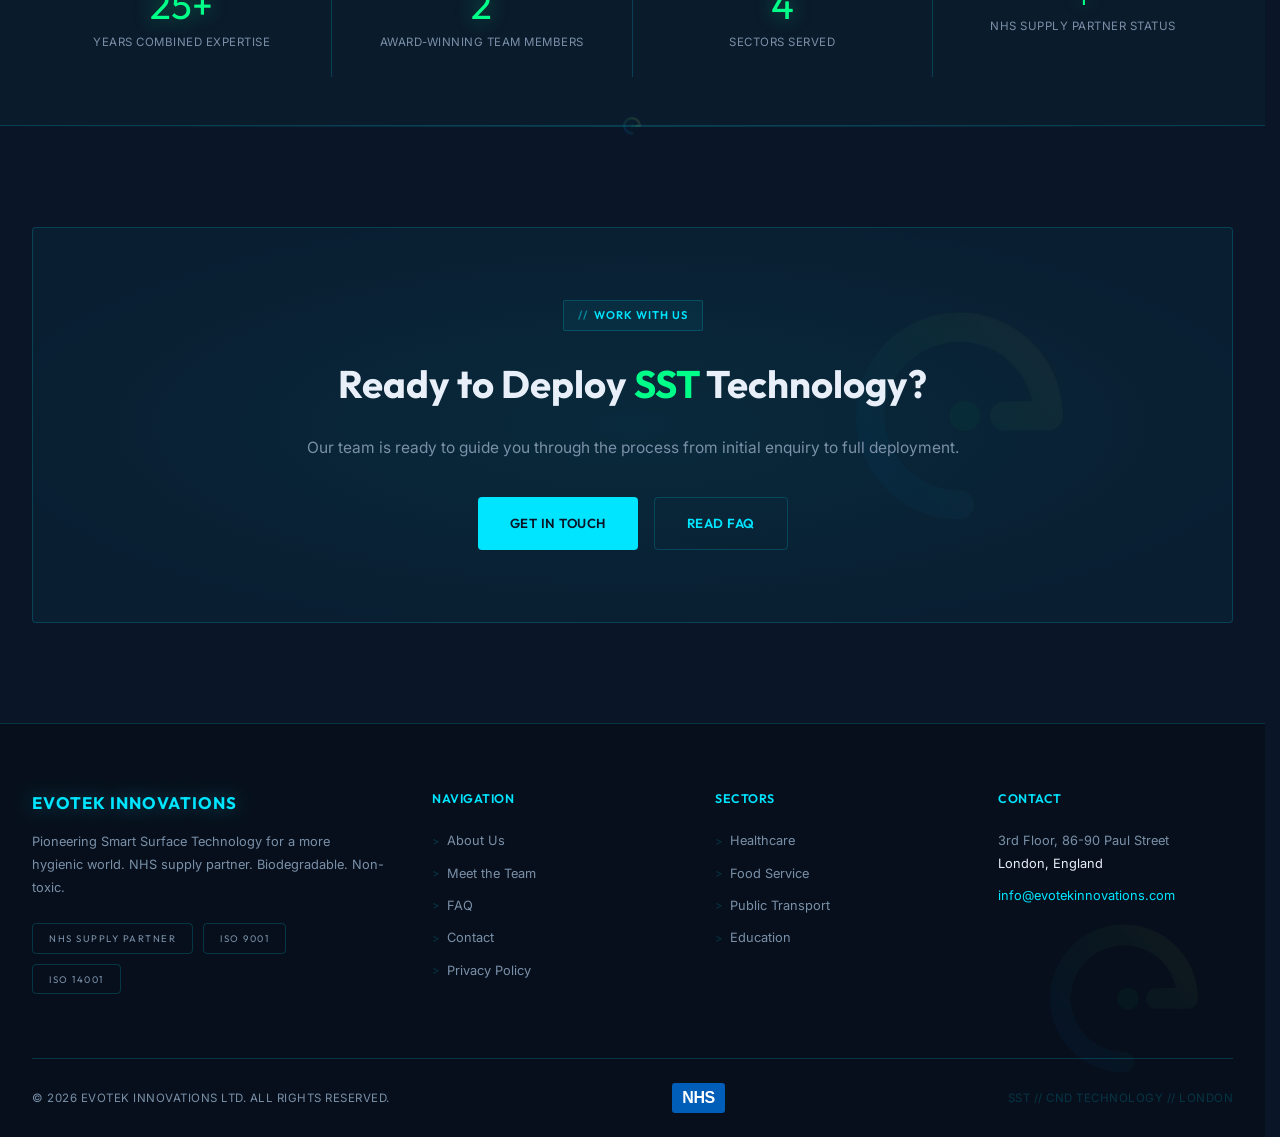
<file: team.html>
﻿<!DOCTYPE html>
<html lang="en">
<head>
  <meta charset="UTF-8"/>
  <meta name="viewport" content="width=device-width, initial-scale=1.0"/>
  <title>EvoTek Innovations Team | Surface Technology Experts</title>
  <meta name="description" content="Meet the EvoTek Innovations team — Pete Avery and Darren Magee. 30+ years of combined expertise in biomedical engineering, commercial leadership and technology deployment."/>
  <link rel="stylesheet" href="css/style.css"/>
  <link rel="canonical" href="https://evotekinnovations.com/team.html"/>
  <meta name="robots" content="index, follow, max-snippet:-1, max-image-preview:large, max-video-preview:-1">
  <meta name="googlebot" content="index, follow">
  <meta property="og:type" content="website">
  <meta property="og:url" content="https://evotekinnovations.com/team.html">
  <meta property="og:title" content="Meet the Team | EvoTek Innovations | London">
  <meta property="og:description" content="Meet the EvoTek Innovations leadership team. Experts in surface technology, biochemistry and hygiene science delivering Smart Surface Technology from London.">
  <meta property="og:image" content="https://evotekinnovations.com/assets/og-image.jpg">
  <meta property="og:locale" content="en_GB">
  <meta property="og:site_name" content="EvoTek Innovations">
  <meta name="twitter:card" content="summary_large_image">
  <meta name="twitter:title" content="Meet the Team | EvoTek Innovations | London">
  <meta name="twitter:description" content="Meet the EvoTek Innovations leadership team. Experts in surface technology, biochemistry and hygiene science delivering Smart Surface Technology from London.">
  <meta name="twitter:image" content="https://evotekinnovations.com/assets/og-image.jpg">
  <meta name="geo.region" content="GB-ENG">
  <meta name="geo.placename" content="London, England">
  <meta name="geo.position" content="51.52436;-0.08648">
  <meta name="ICBM" content="51.52436, -0.08648">
  <link rel="alternate" hreflang="en" href="https://evotekinnovations.com/team.html"/>
  <link rel="alternate" hreflang="de" href="https://evotekinnovations.com/team.html?lang=de"/>
  <link rel="alternate" hreflang="x-default" href="https://evotekinnovations.com/team.html"/>
  <script type="application/ld+json">
  {
    "@context": "https://schema.org",
    "@graph": [
      {
        "@type": "BreadcrumbList",
        "itemListElement": [
          { "@type": "ListItem", "position": 1, "name": "Home", "item": "https://evotekinnovations.com/" },
          { "@type": "ListItem", "position": 2, "name": "Team", "item": "https://evotekinnovations.com/team.html" }
        ]
      },
      {
        "@type": "WebPage",
        "@id": "https://evotekinnovations.com/team.html",
        "url": "https://evotekinnovations.com/team.html",
        "name": "Meet the Team",
        "isPartOf": { "@id": "https://evotekinnovations.com/#website" },
        "inLanguage": "en-GB"
      }
    ]
  }
  </script>
  <meta name="robots" content="index, follow"/>
</head>
<body>

<nav aria-label="Main navigation">
  <div class="nav-inner">
    <a href="index.html" class="nav-logo">
      <img src="images/EVO2.png" alt="EvoTek Logo" class="nav-logo-img"/>
      <div>
        <span class="nav-logo-name">EVOTEK</span>
        <span class="nav-logo-sub">INNOVATIONS</span>
      </div>
    </a>
    <div class="nav-links">
      <a href="about.html" class="nav-link" data-i18n="nav.about">ABOUT</a>
      <a href="sectors.html" class="nav-link" data-i18n="nav.sectors">SECTORS</a>
      <a href="biomimicry.html" class="nav-link" data-i18n="nav.biomimicry">BIOMIMICRY</a>
      <a href="why-evotek.html" class="nav-link" data-i18n="nav.why">WHY EVOTEK</a>
      <a href="claims.html" class="nav-link" data-i18n="nav.claims">OUR CLAIMS</a>
      <a href="research.html" class="nav-link">RESEARCH</a>
      <a href="team.html" class="nav-link" data-i18n="nav.team">TEAM</a>
      <a href="faq.html" class="nav-link" data-i18n="nav.faq">FAQ</a>
      <a href="contact.html" class="nav-cta" data-i18n="nav.contact">CONTACT US</a>
      <div class="lang-switcher" id="lang-switcher">
        <button class="lang-btn active" onclick="setLang('en')" id="btn-en">EN</button>
        <div class="lang-divider"></div>
        <button class="lang-btn" onclick="setLang('de')" id="btn-de">DE</button>
      </div>
      <a href="https://www.england.nhs.uk/" target="_blank" rel="noopener" class="nhs-logo nhs-logo--nav" title="NHS Supply Partner">NHS</a>
    </div>
    <button class="hamburger" id="hamburger" aria-label="Open menu" aria-expanded="false">
      <span></span><span></span><span></span>
    </button>
  </div>
</nav>
<div id="mobile-nav">
  <a href="about.html" data-i18n="nav.about">ABOUT</a>
  <a href="sectors.html" data-i18n="nav.sectors">SECTORS</a>
  <a href="biomimicry.html" data-i18n="nav.biomimicry">BIOMIMICRY</a>
  <a href="why-evotek.html" data-i18n="nav.why">WHY EVOTEK</a>
  <a href="claims.html" data-i18n="nav.claims">OUR CLAIMS</a>
  <a href="research.html">RESEARCH</a>
  <a href="team.html" data-i18n="nav.team.mob">MEET THE TEAM</a>
  <a href="faq.html" data-i18n="nav.faq">FAQ</a>
  <a href="contact.html" class="nav-cta" data-i18n="nav.contact">CONTACT US</a>
</div>

<!-- PAGE HERO -->
<header class="page-hero">
  <div class="logo-watermark page-hero-watermark"></div>
  <div class="hero-grid-bg"></div>
  <div class="container">
    <a href="index.html" data-i18n="nav.home" style="display:inline-flex;align-items:center;gap:8px;font-family:var(--font-head);font-size:0.65rem;letter-spacing:2px;color:var(--muted);margin-bottom:24px;transition:color 0.2s;" onmouseover="this.style.color='var(--cyan)'" onmouseout="this.style.color='var(--muted)'">
      <svg width="14" height="14" viewBox="0 0 24 24" fill="none" stroke="currentColor" stroke-width="2" stroke-linecap="round" aria-hidden="true"><line x1="19" y1="12" x2="5" y2="12"/><polyline points="12 19 5 12 12 5"/></svg>
      HOME
    </a>
    <div class="page-hero-label" data-i18n="team.hero.label">THE PEOPLE</div>
    <h1 data-i18n-html="team.hero.h1">Meet the <span class="accent">Team</span></h1>
    <p class="page-hero-sub" data-i18n="team.hero.sub">Three decades of combined expertise spanning biomedical engineering, award-winning invention, commercial leadership and technology deployment at the highest levels.</p>
  </div>
</header>

<!-- TEAM -->
<section class="section">
  <div class="container">

    <!-- Pete Avery -->
    <div class="hud-card reveal" style="margin-bottom:32px;">
      <div class="team-card-grid">
        <div style="text-align:center;">
          <img src="images/pete.avif" alt="Pete Avery" class="team-photo"/>
          <span class="team-tag" data-i18n="team.tag.director">DIRECTOR</span>
        </div>
        <div>
          <div class="team-name-row">
            <h2 class="team-name" style="font-size:1.3rem;">PETE AVERY</h2>
            <span class="chip" style="font-size:0.6rem;" data-i18n="team.pete.chip">COMMERCIAL LEAD</span>
          </div>
          <p class="team-role" data-i18n="team.pete.role">Director · Commercial Lead</p>
          <p class="team-bio" data-i18n="team.pete.bio1">Over 30 years of experience across multiple sectors. Having run his own businesses, Pete has a deep understanding of organisational success, profitability improvement and cost reduction. He consistently identifies opportunities for clients to save time and money, and is known for his infectious enthusiasm and resilient, can-do mindset.</p>
          <p class="team-bio" style="margin-top:12px;" data-i18n="team.pete.bio2">Trusted advisor to clients and colleagues — and a devoted grandad.</p>
          <div class="team-skill-tags">
            <span style="font-family:var(--font-head);font-size:0.6rem;letter-spacing:1px;color:var(--muted);border:1px solid var(--border);padding:5px 12px;border-radius:2px;" data-i18n="team.pete.tag1">30+ YEARS EXPERIENCE</span>
            <span style="font-family:var(--font-head);font-size:0.6rem;letter-spacing:1px;color:var(--muted);border:1px solid var(--border);padding:5px 12px;border-radius:2px;" data-i18n="team.pete.tag2">MULTI-SECTOR</span>
            <span style="font-family:var(--font-head);font-size:0.6rem;letter-spacing:1px;color:var(--muted);border:1px solid var(--border);padding:5px 12px;border-radius:2px;" data-i18n="team.pete.tag3">COMMERCIAL STRATEGY</span>
            <span style="font-family:var(--font-head);font-size:0.6rem;letter-spacing:1px;color:var(--muted);border:1px solid var(--border);padding:5px 12px;border-radius:2px;" data-i18n="team.pete.tag4">BUSINESS GROWTH</span>
          </div>
        </div>
      </div>
    </div>

    <!-- Darren Magee -->
    <div class="hud-card hud-card-green reveal" style="margin-bottom:32px;">
      <div class="team-card-grid">
        <div style="text-align:center;">
          <img src="images/magee.avif" alt="Darren Magee" class="team-photo"/>
          <span class="team-tag" data-i18n="team.tag.nonexec">NON-EXEC</span>
        </div>
        <div>
          <div class="team-name-row">
            <h2 class="team-name" style="font-size:1.3rem;">DARREN MAGEE</h2>
            <span class="chip chip-green" style="font-size:0.6rem;" data-i18n="team.darren.chip">SCIENTIFIC OFFICER</span>
          </div>
          <p class="team-role" style="color:var(--green);" data-i18n="team.darren.role">Non-Executive Director / Shareholder · Scientific Officer &amp; Decontamination Lead</p>
          <p class="team-bio" data-i18n="team.darren.bio1">A dedicated family man, former Royal Air Force Biomedical Engineer and award-winning inventor. Recipient of the UK Government Department of Trade and Industry SMART Award for innovation in medical devices and industrial injury prevention.</p>
          <p class="team-bio" style="margin-top:12px;" data-i18n="team.darren.bio2">Associate Director of Medical Physics and Clinical Engineering at GESH (St George's, Epsom &amp; St Helier University Hospitals NHS Trust). In 2022, his company was a finalist at the World Sustainability Awards for air pollution control work.</p>
          <p class="team-bio" style="margin-top:12px;" data-i18n="team.darren.bio3">Active STEM Ambassador and Engineering Council Neighbourhood Engineer since 2006. Chair and Founder of ESTA (The Earth Science and Technology Association). Medico-Technical Advisor to Killing Cancer charity and PDT work.</p>
          <p class="team-bio" style="margin-top:12px;" data-i18n-html="team.darren.bio4">His latest invention represents a potential step-change in <em style="color:var(--text);">in vivo</em> technology — a safe, painless alternative to surgery, radiotherapy and chemotherapy with potential for inactivating blood-borne microorganisms including HIV, hepatitis and COVID-19.</p>
          <div class="team-skill-tags">
            <span style="font-family:var(--font-head);font-size:0.6rem;letter-spacing:1px;color:var(--green);border:1px solid rgba(0,255,136,0.2);padding:5px 12px;border-radius:2px;" data-i18n="team.darren.tag1">RAF BIOMEDICAL ENGINEER</span>
            <span style="font-family:var(--font-head);font-size:0.6rem;letter-spacing:1px;color:var(--green);border:1px solid rgba(0,255,136,0.2);padding:5px 12px;border-radius:2px;" data-i18n="team.darren.tag2">DTI SMART AWARD</span>
            <span style="font-family:var(--font-head);font-size:0.6rem;letter-spacing:1px;color:var(--green);border:1px solid rgba(0,255,136,0.2);padding:5px 12px;border-radius:2px;" data-i18n="team.darren.tag3">NHS ADVISOR</span>
            <span style="font-family:var(--font-head);font-size:0.6rem;letter-spacing:1px;color:var(--green);border:1px solid rgba(0,255,136,0.2);padding:5px 12px;border-radius:2px;" data-i18n="team.darren.tag4">WORLD SUSTAINABILITY FINALIST</span>
            <span style="font-family:var(--font-head);font-size:0.6rem;letter-spacing:1px;color:var(--green);border:1px solid rgba(0,255,136,0.2);padding:5px 12px;border-radius:2px;" data-i18n="team.darren.tag5">STEM AMBASSADOR</span>
          </div>
        </div>
      </div>
    </div>

  </div>
</section>

<div class="sep"></div>

<!-- COMBINED EXPERTISE STATS -->
<section class="stats-strip">
  <div class="container">
    <div class="stats-grid">
      <div class="stat-item reveal">
        <div class="stat-num"><span data-target="30" data-suffix="+">—</span></div>
        <div class="stat-label" data-i18n="team.stat1">YEARS COMBINED EXPERTISE</div>
      </div>
      <div class="stat-item reveal" style="transition-delay:80ms">
        <div class="stat-num"><span data-target="3">—</span></div>
        <div class="stat-label" data-i18n="team.stat2">AWARD-WINNING TEAM MEMBERS</div>
      </div>
      <div class="stat-item reveal" style="transition-delay:160ms">
        <div class="stat-num"><span data-target="5">—</span></div>
        <div class="stat-label" data-i18n="team.stat3">SECTORS SERVED</div>
      </div>
      <div class="stat-item reveal" style="transition-delay:240ms">
        <div class="stat-num" style="font-size:1.4rem;"><span data-target="1">—</span></div>
        <div class="stat-label" data-i18n="team.stat4">NHS SUPPLY PARTNER STATUS</div>
      </div>
    </div>
  </div>
</section>

<div class="sep"></div>

<!-- CTA -->
<section class="section">
  <div class="container">
    <div class="cta-banner reveal">
      <div class="logo-watermark cta-logo-watermark"></div>
      <div class="chip" style="margin:0 auto 20px;" data-i18n="team.cta.chip">WORK WITH US</div>
      <h2 data-i18n-html="team.cta.title">Ready to Deploy <span style="color:var(--green)">SST</span> Technology?</h2>
      <p data-i18n="team.cta.sub">Our team is ready to guide you through the process from initial enquiry to full deployment.</p>
      <div class="btns">
        <a href="contact.html" class="btn-primary" data-i18n="team.cta.btn1">GET IN TOUCH</a>
        <a href="faq.html" class="btn-ghost" data-i18n="team.cta.btn2">READ FAQ</a>
      </div>
    </div>
  </div>
</section>

<!-- FOOTER -->
<footer style="position:relative;overflow:hidden;">
  <div class="logo-watermark footer-logo-watermark"></div>
  <div class="container">
    <div class="footer-top">
      <div>
        <div class="footer-brand-name">EVOTEK INNOVATIONS</div>
        <p class="footer-brand-desc" data-i18n="foot.desc">Pioneering Smart Surface Technology for a more hygienic world. NHS supply partner. Biodegradable. Non-toxic.</p>
        <div style="display:flex;gap:10px;flex-wrap:wrap;">
          <span class="accred-badge">NHS SUPPLY PARTNER</span>
          <span class="accred-badge">ISO 9001</span>
          <span class="accred-badge">ISO 14001</span>
        </div>
      </div>
      <div>
        <div class="footer-heading" data-i18n="foot.nav.h">NAVIGATION</div>
        <ul class="footer-links">
          <li><a href="about.html" data-i18n="foot.nav.1">About Us</a></li>
          <li><a href="team.html" data-i18n="foot.nav.2">Meet the Team</a></li>
          <li><a href="faq.html" data-i18n="foot.nav.3">FAQ</a></li>
          <li><a href="contact.html" data-i18n="foot.nav.4">Contact</a></li>
          <li><a href="privacy.html">Privacy Policy</a></li>
        </ul>
      </div>
      <div>
        <div class="footer-heading" data-i18n="foot.sec.h">SECTORS</div>
        <ul class="footer-links">
          <li><a href="sectors.html" data-i18n="foot.sec.1">Healthcare</a></li>
          <li><a href="sectors.html" data-i18n="foot.sec.2">Food Service</a></li>
          <li><a href="sectors.html" data-i18n="foot.sec.3">Public Transport</a></li>
          <li><a href="sectors.html" data-i18n="foot.sec.4">Education</a></li>
        </ul>
      </div>
      <div>
        <div class="footer-heading" data-i18n="foot.con.h">CONTACT</div>
        <div class="footer-contact-item">3rd Floor, 86-90 Paul Street<br><span>London, England</span></div>
        <div class="footer-contact-item"><a href="mailto:info@evotekinnovations.com" style="color:var(--cyan)">info@evotekinnovations.com</a></div>
      </div>
    </div>
    <div class="footer-bottom">
      <span data-i18n="foot.copy">© 2026 EVOTEK INNOVATIONS LTD. ALL RIGHTS RESERVED.</span>
      <a href="https://www.england.nhs.uk/" target="_blank" rel="noopener" class="nhs-logo" title="NHS Supply Partner">NHS</a>
      <span style="color:var(--border)">SST // CND TECHNOLOGY // LONDON</span>
    </div>
  </div>
</footer>

<script src="js/lang.js" defer></script>
<script src="js/main.js" defer></script>
<script src="js/cookies.js" defer></script>
</body>
</html>
</file>
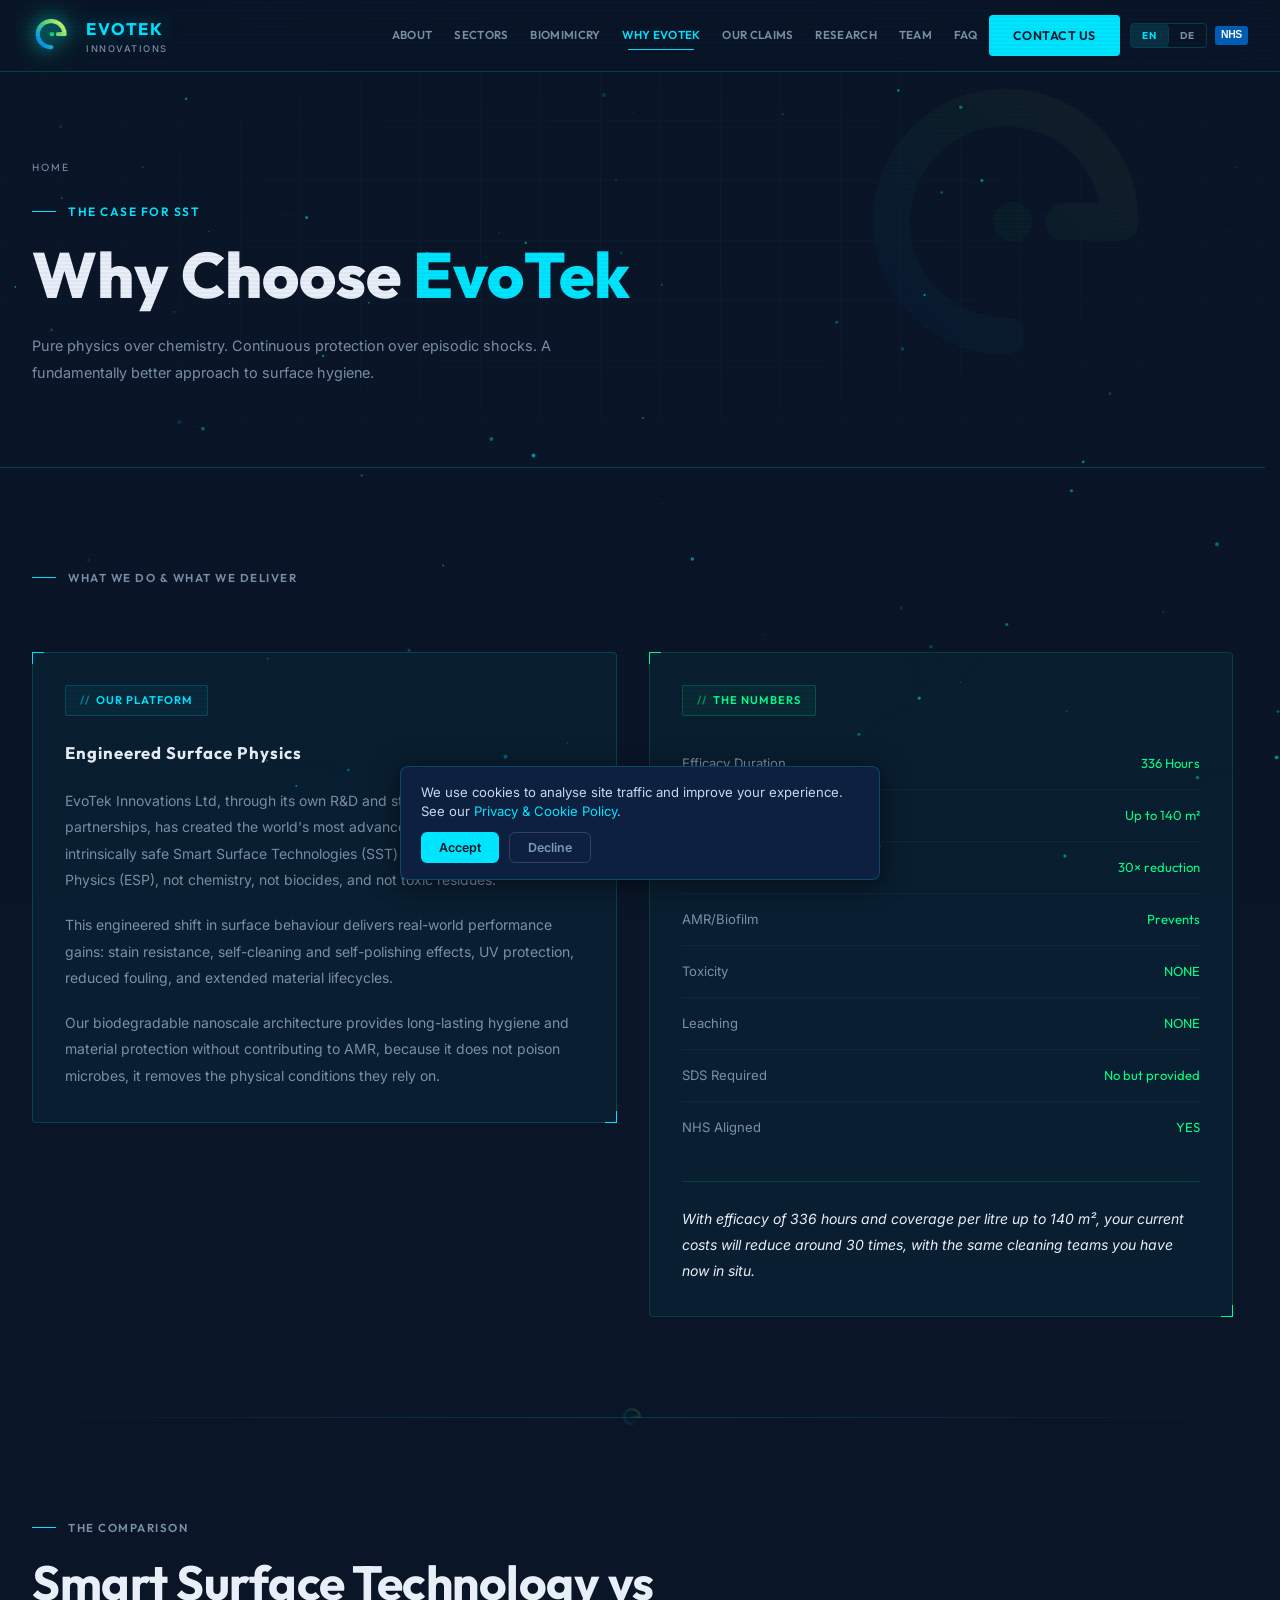
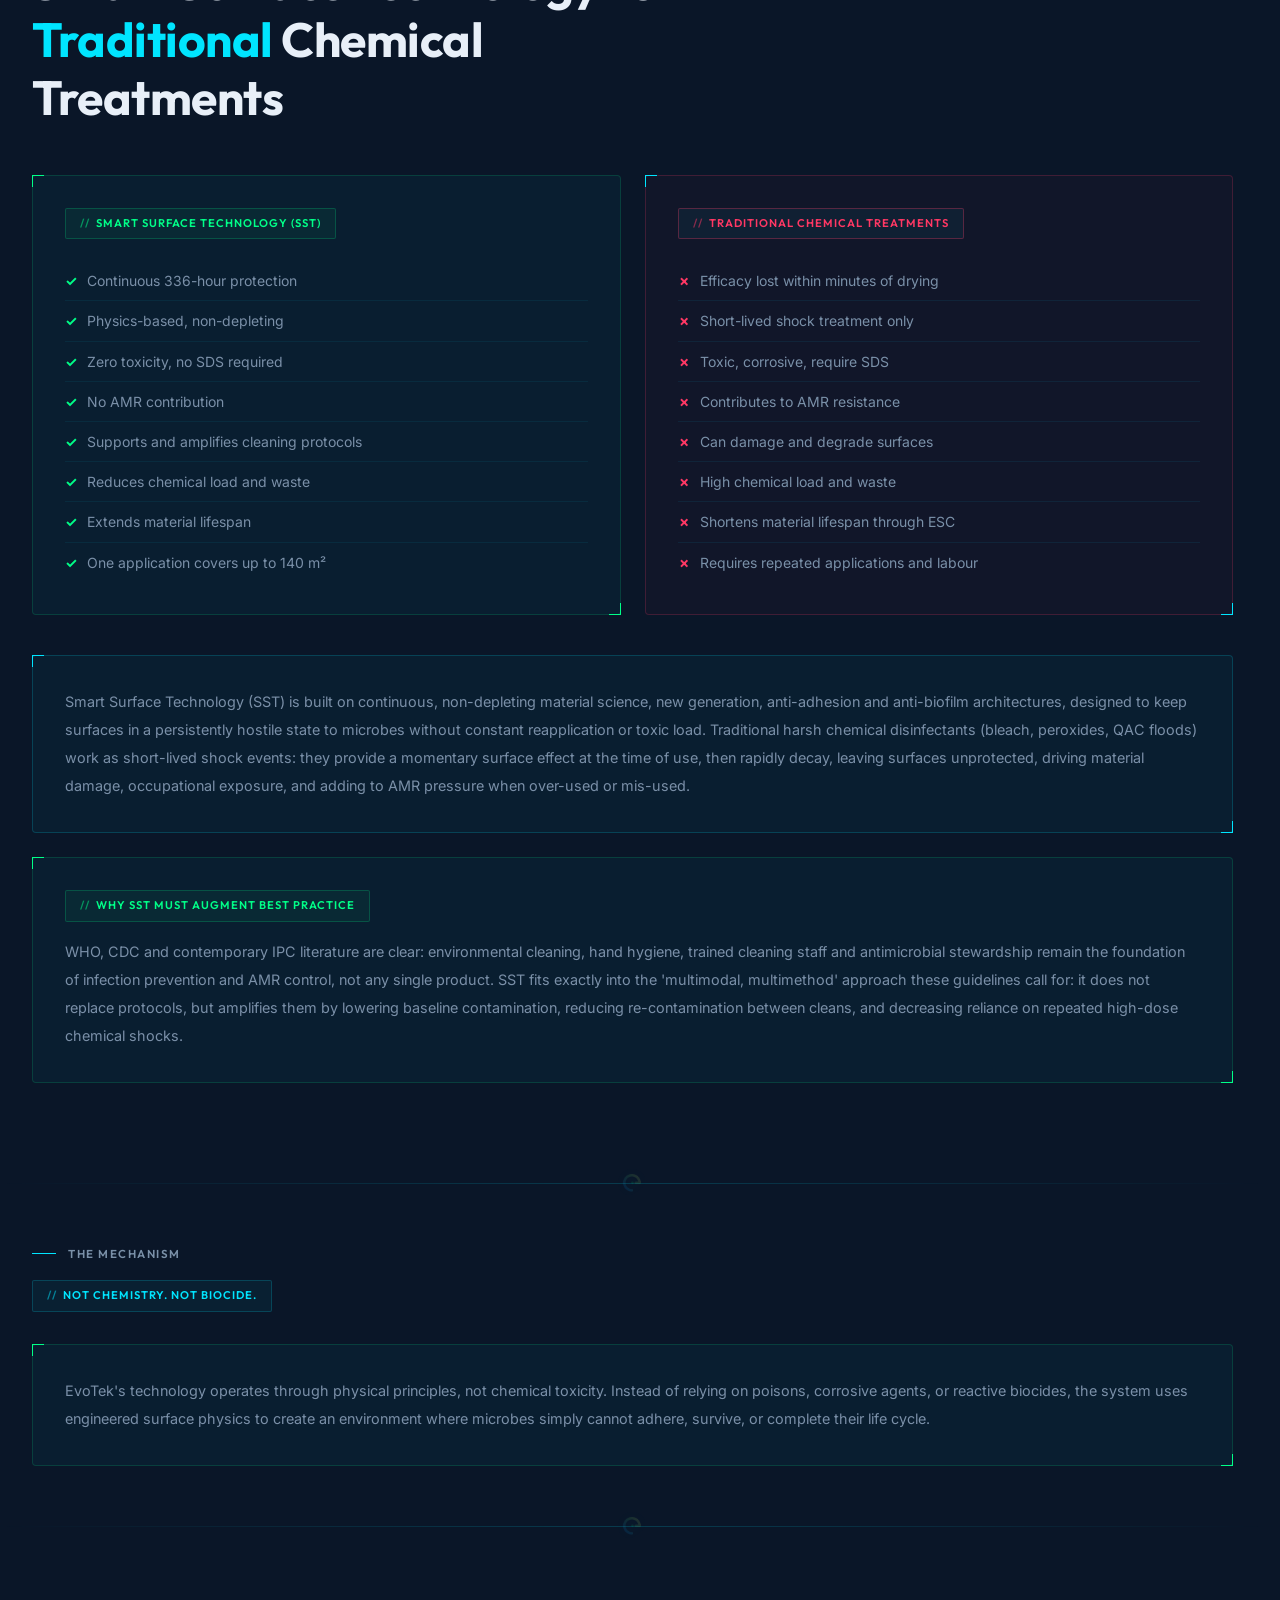
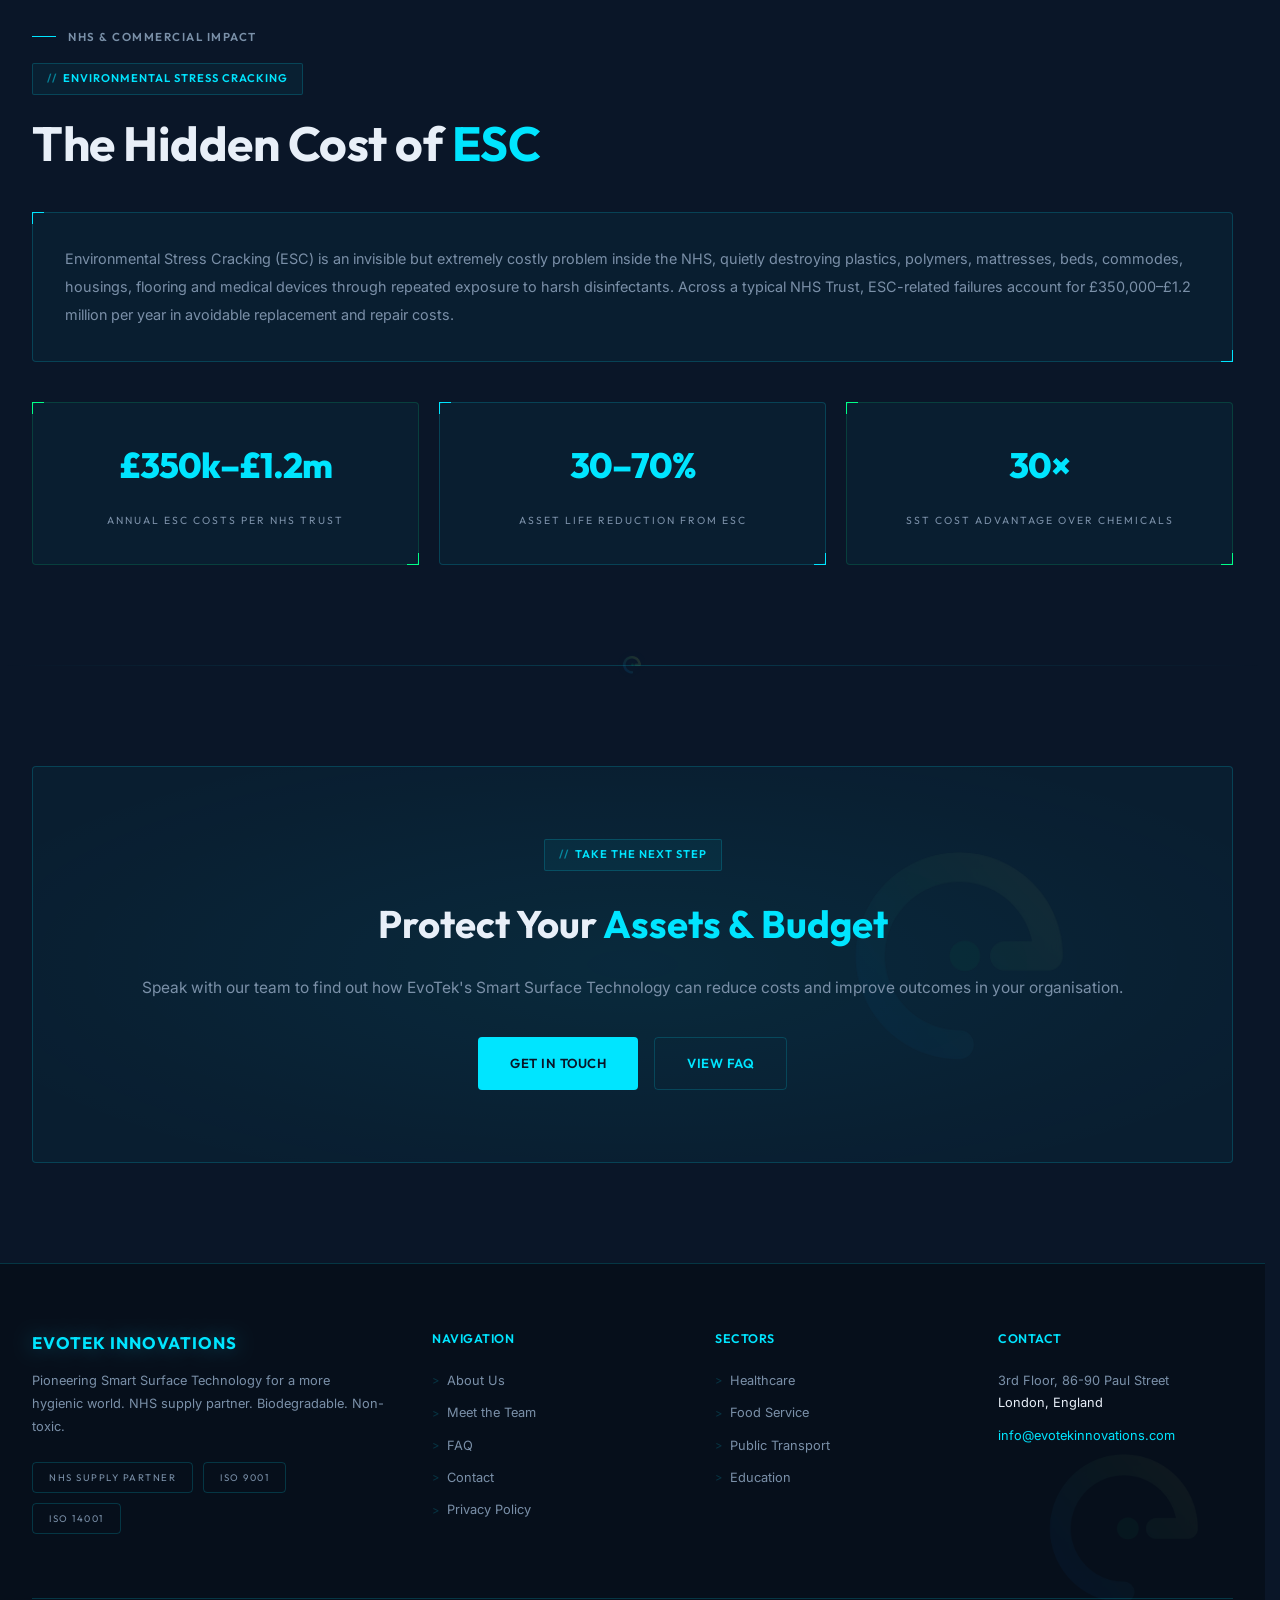
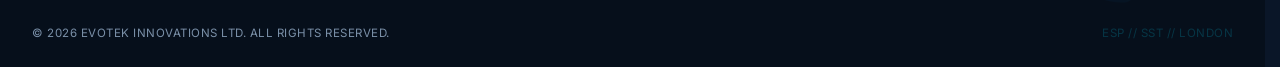
<file: why-evotek.html>
﻿<!DOCTYPE html>
<html lang="en">
<head>
  <meta charset="UTF-8"/>
  <meta name="viewport" content="width=device-width, initial-scale=1.0"/>
  <title>Why EvoTek | Smart Surface Technology vs Chemicals</title>
  <meta name="description" content="Discover why EvoTek's physics-based Smart Surface Technology outperforms traditional chemical surface treatments — delivering 336-hour surface protection, 30× cost savings, and zero AMR contribution."/>
  <link rel="stylesheet" href="css/style.css"/>
  <link rel="canonical" href="https://evotekinnovations.com/why-evotek.html"/>
  <meta name="robots" content="index, follow, max-snippet:-1, max-image-preview:large, max-video-preview:-1">
  <meta name="googlebot" content="index, follow">
  <meta property="og:type" content="website">
  <meta property="og:url" content="https://evotekinnovations.com/why-evotek.html">
  <meta property="og:title" content="Why EvoTek | Smart Surface Technology vs Chemicals">
  <meta property="og:description" content="Discover why EvoTek's physics-based Smart Surface Technology outperforms traditional chemical surface treatments — 336-hour protection, 30x cost savings, zero AMR contribution.">
  <meta property="og:image" content="https://evotekinnovations.com/assets/og-image.jpg">
  <meta property="og:locale" content="en_GB">
  <meta property="og:site_name" content="EvoTek Innovations">
  <meta name="twitter:card" content="summary_large_image">
  <meta name="twitter:title" content="Why EvoTek | Smart Surface Technology vs Chemicals">
  <meta name="twitter:description" content="Discover why EvoTek's physics-based Smart Surface Technology outperforms traditional chemical surface treatments — 336-hour protection, 30x cost savings, zero AMR contribution.">
  <meta name="twitter:image" content="https://evotekinnovations.com/assets/og-image.jpg">
  <meta name="geo.region" content="GB-ENG">
  <meta name="geo.placename" content="London, England">
  <meta name="geo.position" content="51.52436;-0.08648">
  <meta name="ICBM" content="51.52436, -0.08648">
  <link rel="alternate" hreflang="en" href="https://evotekinnovations.com/why-evotek.html"/>
  <link rel="alternate" hreflang="de" href="https://evotekinnovations.com/why-evotek.html?lang=de"/>
  <link rel="alternate" hreflang="x-default" href="https://evotekinnovations.com/why-evotek.html"/>
  <style>
    .versus-list {
      list-style: none;
      padding: 0;
      margin: 0;
    }
    .versus-list li {
      display: flex;
      align-items: flex-start;
      gap: 10px;
      font-size: 0.875rem;
      color: var(--muted);
      line-height: 1.8;
      padding: 7px 0;
      border-bottom: 1px solid rgba(0,229,255,0.07);
    }
    .versus-list li:last-child { border-bottom: none; }
    .versus-list.pro li::before {
      content: '✓';
      color: var(--green);
      flex-shrink: 0;
      font-weight: 700;
    }
    .versus-list.con li::before {
      content: '✗';
      color: #FF3864;
      flex-shrink: 0;
      font-weight: 700;
    }
    .esc-stats {
      display: grid;
      grid-template-columns: repeat(3, 1fr);
      gap: 20px;
      margin-top: 40px;
    }
    @media (max-width: 700px) {
      .esc-stats { grid-template-columns: 1fr; }
    }
    .esc-stat-card {
      text-align: center;
      padding: 32px 20px;
    }
    .esc-stat-num {
      font-family: var(--font-head);
      font-size: clamp(1.5rem, 3.5vw, 2.2rem);
      font-weight: 800;
      color: var(--cyan);
      letter-spacing: -1px;
      display: block;
      margin-bottom: 8px;
    }
    .esc-stat-lbl {
      font-family: var(--font-head);
      font-size: 0.65rem;
      letter-spacing: 2px;
      color: var(--muted);
      text-transform: uppercase;
    }
  </style>
  <meta property="og:type" content="website"/>
  <meta property="og:site_name" content="EvoTek Innovations"/>
  <meta property="og:title" content="Why EvoTek | Smart Surface Technology Benefits | EvoTek Innovations"/>
  <meta property="og:description" content="Biodegradable, non-toxic Smart Surface Technology lasting up to 336 hours. WHO recognised, ISO 9001 and ISO 14001 certified. NHS supply partner, London."/>
  <meta property="og:url" content="https://www.evotekinnovations.com/why-evotek.html"/>
  <meta property="og:image" content="https://www.evotekinnovations.com/images/EVO2.png"/>
  <meta name="twitter:card" content="summary_large_image"/>
  <meta name="twitter:title" content="Why EvoTek | Smart Surface Technology Benefits | EvoTek Innovations"/>
  <meta name="twitter:description" content="Biodegradable, non-toxic Smart Surface Technology lasting up to 336 hours. WHO recognised, ISO 9001 and ISO 14001 certified. NHS supply partner, London."/>
  <meta name="twitter:image" content="https://www.evotekinnovations.com/images/EVO2.png"/>
  <link rel="alternate" hreflang="en" href="https://www.evotekinnovations.com/why-evotek.html"/>
  <link rel="alternate" hreflang="de" href="https://www.evotekinnovations.com/why-evotek.html?lang=de"/>
  <link rel="alternate" hreflang="x-default" href="https://www.evotekinnovations.com/why-evotek.html"/>
  <script type="application/ld+json">
  {
    "@context": "https://schema.org",
    "@graph": [
      {
        "@type": "BreadcrumbList",
        "itemListElement": [
          { "@type": "ListItem", "position": 1, "name": "Home", "item": "https://www.evotekinnovations.com/" },
          { "@type": "ListItem", "position": 2, "name": "Why EvoTek", "item": "https://www.evotekinnovations.com/why-evotek.html" }
        ]
      },
      {
        "@type": "WebPage",
        "@id": "https://www.evotekinnovations.com/why-evotek.html",
        "url": "https://www.evotekinnovations.com/why-evotek.html",
        "name": "Why EvoTek",
        "isPartOf": { "@id": "https://www.evotekinnovations.com/#website" },
        "inLanguage": "en-GB"
      }
    ]
  }
  </script>
  <meta name="robots" content="index, follow"/>
</head>
<body>

<nav aria-label="Main navigation">
  <div class="nav-inner">
    <a href="index.html" class="nav-logo">
      <img src="images/EVO2.png" alt="EvoTek Logo" class="nav-logo-img"/>
      <div>
        <span class="nav-logo-name">EVOTEK</span>
        <span class="nav-logo-sub">INNOVATIONS</span>
      </div>
    </a>
    <div class="nav-links">
      <a href="about.html" class="nav-link" data-i18n="nav.about">ABOUT</a>
      <a href="sectors.html" class="nav-link" data-i18n="nav.sectors">SECTORS</a>
      <a href="biomimicry.html" class="nav-link" data-i18n="nav.biomimicry">BIOMIMICRY</a>
      <a href="why-evotek.html" class="nav-link active">WHY EVOTEK</a>
      <a href="claims.html" class="nav-link" data-i18n="nav.claims">OUR CLAIMS</a>
      <a href="research.html" class="nav-link">RESEARCH</a>
      <a href="team.html" class="nav-link" data-i18n="nav.team">TEAM</a>
      <a href="faq.html" class="nav-link" data-i18n="nav.faq">FAQ</a>
      <a href="contact.html" class="nav-cta" data-i18n="nav.contact">CONTACT US</a>
      <div class="lang-switcher" id="lang-switcher">
        <button class="lang-btn active" onclick="setLang('en')" id="btn-en">EN</button>
        <div class="lang-divider"></div>
        <button class="lang-btn" onclick="setLang('de')" id="btn-de">DE</button>
      </div>
      <a href="https://www.england.nhs.uk/" target="_blank" rel="noopener" class="nhs-logo nhs-logo--nav" title="NHS Supply Partner">NHS</a>
    </div>
    <button class="hamburger" id="hamburger" aria-label="Open menu" aria-expanded="false">
      <span></span><span></span><span></span>
    </button>
  </div>
</nav>
<div id="mobile-nav">
  <a href="about.html" data-i18n="nav.about">ABOUT</a>
  <a href="sectors.html" data-i18n="nav.sectors">SECTORS</a>
  <a href="biomimicry.html" data-i18n="nav.biomimicry">BIOMIMICRY</a>
  <a href="why-evotek.html" class="active">WHY EVOTEK</a>
  <a href="claims.html" data-i18n="nav.claims">OUR CLAIMS</a>
  <a href="research.html">RESEARCH</a>
  <a href="team.html" data-i18n="nav.team.mob">MEET THE TEAM</a>
  <a href="faq.html" data-i18n="nav.faq">FAQ</a>
  <a href="contact.html" class="nav-cta" data-i18n="nav.contact">CONTACT US</a>
</div>

<!-- PAGE HERO -->
<header class="page-hero">
  <div class="logo-watermark page-hero-watermark"></div>
  <div class="hero-grid-bg"></div>
  <div class="container">
    <a href="index.html" data-i18n="nav.home" style="display:inline-flex;align-items:center;gap:8px;font-family:var(--font-head);font-size:0.65rem;letter-spacing:2px;color:var(--muted);margin-bottom:24px;transition:color 0.2s;" onmouseover="this.style.color='var(--cyan)'" onmouseout="this.style.color='var(--muted)'">
      <svg width="14" height="14" viewBox="0 0 24 24" fill="none" stroke="currentColor" stroke-width="2" stroke-linecap="round" aria-hidden="true"><line x1="19" y1="12" x2="5" y2="12"/><polyline points="12 19 5 12 12 5"/></svg>
      HOME
    </a>
    <div class="page-hero-label" data-i18n="why.hero.label">THE CASE FOR SST</div>
    <h1 data-i18n-html="why.hero.h1">Why Choose <span class="accent">EvoTek</span></h1>
    <p class="page-hero-sub" data-i18n="why.hero.sub">Pure physics over chemistry. Continuous protection over episodic shocks. A fundamentally better approach to surface hygiene.</p>
  </div>
</header>

<!-- SECTION 1: WHAT WE DO & WHAT WE DELIVER -->
<section class="section">
  <div class="container">
    <div class="section-header reveal">
      <div class="section-label" data-i18n="why.sec1.label">WHAT WE DO &amp; WHAT WE DELIVER</div>
    </div>
    <div class="grid-2" style="gap:32px;align-items:start;">

      <!-- Left: Platform description -->
      <div class="hud-card reveal">
        <div class="chip" style="margin-bottom:22px;" data-i18n="why.platform.chip">OUR PLATFORM</div>
        <h3 style="font-family:var(--font-head);font-size:1.05rem;letter-spacing:1px;color:var(--text);margin-bottom:20px;" data-i18n="why.platform.h">Engineered Surface Physics</h3>
        <p style="font-size:0.875rem;color:var(--muted);line-height:1.9;margin-bottom:18px;" data-i18n="why.platform.p1">EvoTek Innovations Ltd, through its own R&amp;D and strategic scientific partnerships, has created the world's most advanced class of water-based, intrinsically safe Smart Surface Technologies (SST) built on Engineered Surface Physics (ESP) — not chemistry, not biocides, and not toxic residues. ESP is a physics-driven platform that modifies surface energy and molecular behaviour, creating a stable, long-lasting transformation in how a surface interacts with its environment. These technologies do not release chemicals, do not leach, and require no SDS, because they operate through molecular-scale physical structuring, altering surface charge, morphology, wettability, and nanoscale topology across fabrics, metals, plastics, rubbers, wood, glass, bedding, and soft furnishings.</p>
        <p style="font-size:0.875rem;color:var(--muted);line-height:1.9;margin-bottom:18px;" data-i18n="why.platform.p2">This engineered shift in surface behaviour delivers real-world performance gains: stain resistance, self-cleaning and self-polishing effects, UV protection, reduced fouling, and extended material lifecycles. By lowering the adhesion of contaminants, organic residues, and biofilm-forming deposits, ESP-based SST creates cleaner, safer environments in homes, industry, healthcare, and public spaces — reducing the environmental conditions that support disease transmission and antimicrobial resistance (AMR). This is proactive hygiene, not reactive disinfection: continuous, preventative, non-toxic, and fully aligned with WHO and NHS sustainable hygiene principles.</p>
        <p style="font-size:0.875rem;color:var(--muted);line-height:1.9;" data-i18n="why.platform.p3">Our biodegradable nanoscale architecture provides long-lasting hygiene and material protection without contributing to AMR, because it does not poison microbes — it removes the physical conditions they rely on. By reinforcing surfaces at the molecular level, ESP also reduces Environmental Stress Cracking (ESC), preventing micro-fracture initiation and chemical-driven degradation that cost organisations millions annually. EvoTek delivers a smarter, safer, future-proof approach to contamination control and material preservation — pure physics, continuous protection, and environmental responsibility engineered into every surface.</p>
      </div>

      <!-- Right: Key stats -->
      <div class="hud-card hud-card-green reveal" style="transition-delay:100ms;">
        <div class="chip chip-green" style="margin-bottom:22px;" data-i18n="why.numbers.chip">THE NUMBERS</div>
        <div class="data-row"><span class="data-key" data-i18n="why.num.dur.k">Efficacy Duration</span><span class="data-val" style="color:var(--green);">336 Hours</span></div>
        <div class="data-row"><span class="data-key" data-i18n="why.num.cov.k">Coverage per Litre</span><span class="data-val" style="color:var(--green);">Up to 140 m²</span></div>
        <div class="data-row"><span class="data-key" data-i18n="why.num.cost.k">Cost Reduction</span><span class="data-val" style="color:var(--green);">30× reduction</span></div>
        <div class="data-row"><span class="data-key" data-i18n="why.num.amr.k">AMR/Biofilm</span><span class="data-val" style="color:var(--green);" data-i18n="why.num.zero">Prevents</span></div>
        <div class="data-row"><span class="data-key" data-i18n="why.num.tox.k">Toxicity</span><span class="data-val" style="color:var(--green);" data-i18n="why.num.none">NONE</span></div>
        <div class="data-row"><span class="data-key" data-i18n="why.num.leach.k">Leaching</span><span class="data-val" style="color:var(--green);" data-i18n="why.num.none2">NONE</span></div>
        <div class="data-row"><span class="data-key" data-i18n="why.num.sds.k">SDS Required</span><span class="data-val" style="color:var(--green);" data-i18n="why.num.no">NO</span></div>
        <div class="data-row" style="border-bottom:none;"><span class="data-key" data-i18n="why.num.nhs.k">NHS Aligned</span><span class="data-val" style="color:var(--green);" data-i18n="why.num.yes">YES</span></div>
        <div style="margin-top:28px;padding-top:24px;border-top:1px solid rgba(0,255,136,0.15);">
          <p style="font-size:0.875rem;color:var(--text);line-height:1.85;font-style:italic;" data-i18n="why.numbers.note">With efficacy of 336 hours and coverage per litre up to 140 m², your current costs will reduce around 30 times — with the same cleaning teams you have now in situ.</p>
        </div>
      </div>

    </div>
  </div>
</section>

<div class="sep"></div>

<!-- SECTION 2: SST VS TRADITIONAL DISINFECTANTS -->
<section class="section">
  <div class="container">
    <div class="section-header reveal" style="max-width:700px;margin-bottom:48px;">
      <div class="section-label" data-i18n="why.sec2.label">THE COMPARISON</div>
      <h2 class="section-title" data-i18n-html="why.sec2.title">Smart Surface Technology vs <span class="accent">Traditional</span> Chemical Treatments</h2>
    </div>

    <div class="grid-2" style="gap:24px;align-items:start;margin-bottom:40px;">

      <!-- SST -->
      <div class="hud-card hud-card-green reveal">
        <div class="chip chip-green" style="margin-bottom:22px;" data-i18n="why.sst.chip">SMART SURFACE TECHNOLOGY (SST)</div>
        <ul class="versus-list pro">
          <li data-i18n="why.sst.li1">Continuous 336-hour protection</li>
          <li data-i18n="why.sst.li2">Physics-based, non-depleting</li>
          <li data-i18n="why.sst.li3">Zero toxicity, no SDS required</li>
          <li data-i18n="why.sst.li4">No AMR contribution</li>
          <li data-i18n="why.sst.li5">Supports and amplifies cleaning protocols</li>
          <li data-i18n="why.sst.li6">Reduces chemical load and waste</li>
          <li data-i18n="why.sst.li7">Extends material lifespan</li>
          <li data-i18n="why.sst.li8">One application covers up to 140 m²</li>
        </ul>
      </div>

      <!-- Traditional -->
      <div class="hud-card reveal" style="transition-delay:100ms;border-color:rgba(255,56,100,0.2);background:rgba(255,56,100,0.03);">
        <div class="chip" style="margin-bottom:22px;border-color:rgba(255,56,100,0.3);color:#FF3864;" data-i18n="why.trad.chip">TRADITIONAL CHEMICAL TREATMENTS</div>
        <ul class="versus-list con">
          <li data-i18n="why.trad.li1">Efficacy lost within minutes of drying</li>
          <li data-i18n="why.trad.li2">Short-lived shock treatment only</li>
          <li data-i18n="why.trad.li3">Toxic, corrosive, require SDS</li>
          <li data-i18n="why.trad.li4">Contributes to AMR resistance</li>
          <li data-i18n="why.trad.li5">Can damage and degrade surfaces</li>
          <li data-i18n="why.trad.li6">High chemical load and waste</li>
          <li data-i18n="why.trad.li7">Shortens material lifespan through ESC</li>
          <li data-i18n="why.trad.li8">Requires repeated applications and labour</li>
        </ul>
      </div>

    </div>

    <!-- Explanatory paragraph -->
    <div class="hud-card reveal">
      <p style="font-size:0.9rem;color:var(--muted);line-height:1.95;" data-i18n="why.compare.p">Smart Surface Technology (SST) is built on continuous, non-depleting material science — new generation, anti-adhesion and anti-biofilm architectures — designed to keep surfaces in a persistently protected, low-contamination state without constant reapplication or toxic load. Traditional harsh chemical disinfectants (bleach, peroxides, QAC floods) work as short-lived shock events: they provide a momentary surface effect at the time of use, then rapidly decay, leaving surfaces unprotected, driving material damage, occupational exposure, and adding to AMR pressure when over-used or mis-used. SST, by contrast, provides a background layer of continuous surface protection that reduces contamination between cleaning cycles, protects infrastructure, and aligns with sustainable hygiene and AMR strategies.</p>
    </div>

    <!-- Why SST must augment best practice -->
    <div class="hud-card hud-card-green reveal" style="margin-top:24px;">
      <div class="chip chip-green" style="margin-bottom:16px;" data-i18n="why.augment.chip">WHY SST MUST AUGMENT BEST PRACTICE</div>
      <p style="font-size:0.9rem;color:var(--muted);line-height:1.95;" data-i18n="why.augment.p">WHO, CDC and contemporary IPC literature are clear: environmental cleaning, hand hygiene, trained cleaning staff and antimicrobial stewardship remain the foundation of infection prevention and AMR control — not any single product. SST fits exactly into the 'multimodal, multimethod' approach these guidelines call for: it does not replace protocols, but amplifies them by lowering baseline contamination, reducing re-contamination between cleans, and decreasing reliance on repeated high-dose chemical shocks. In NHS and WHO-aligned models, the future is best practice + smart surfaces: trained staff following risk-based cleaning protocols, responsible antibiotic use, and continuous-action SST on high-touch, high-risk surfaces in hospitals, industry and the home. That combination delivers safer environments, supports AMR goals, and moves hygiene from episodic chemical treatment to sustained, intelligent environmental control.</p>
    </div>

  </div>
</section>

<div class="sep"></div>

<!-- SECTION 3: PURE PHYSICS -->
<section class="section-sm">
  <div class="container">
    <div class="section-header reveal" style="max-width:700px;margin-bottom:32px;">
      <div class="section-label" data-i18n="why.sec3.label">THE MECHANISM</div>
      <div class="chip" style="margin-bottom:0;" data-i18n="why.sec3.chip">NOT CHEMISTRY. NOT BIOCIDE.</div>
    </div>
    <div class="hud-card hud-card-green reveal">
      <p style="font-size:0.9rem;color:var(--muted);line-height:1.95;" data-i18n="why.physics.p">EvoTek's technology operates through physical principles, not chemical toxicity. Instead of relying on poisons, corrosive agents, or reactive chemical treatments, the system uses engineered surface physics to modify surface energy, charge, wettability, and nanoscale topology — fundamentally altering how a surface interacts with its environment. The organosilane architecture provides a structural, covalently bonded surface modification that creates a stable, long-lasting low-adhesion layer. Contaminants, organic residues, and biofilm-forming deposits find it significantly harder to settle and persist. This surface transformation does not leach, does not accumulate, and does not drive antimicrobial resistance. The result is a safe, continuous, non-depleting protective surface that aligns with WHO and NHS sustainable hygiene principles: reduce chemical load, minimise AMR pressure, protect infrastructure, and support best-practice cleaning rather than replace it. EvoTek's innovation represents a shift from chemical-dependent surface treatment to physics-based environmental control — protection that is passive, durable, and fundamentally safer for people, materials, and the planet.</p>
    </div>
  </div>
</section>

<div class="sep"></div>

<!-- SECTION 4: ESC LOSSES -->
<section class="section">
  <div class="container">
    <div class="section-header reveal" style="max-width:700px;margin-bottom:40px;">
      <div class="section-label" data-i18n="why.sec4.label">NHS &amp; COMMERCIAL IMPACT</div>
      <div class="chip" style="margin-bottom:20px;" data-i18n="why.sec4.chip">ENVIRONMENTAL STRESS CRACKING</div>
      <h2 class="section-title" data-i18n-html="why.sec4.title">The Hidden Cost of <span class="accent">ESC</span></h2>
    </div>

    <div class="hud-card reveal" style="margin-bottom:32px;">
      <p style="font-size:0.9rem;color:var(--muted);line-height:1.95;" data-i18n="why.esc.p">Environmental Stress Cracking (ESC) is an invisible but extremely costly problem inside the NHS, quietly destroying plastics, polymers, mattresses, beds, commodes, housings, flooring and medical devices through repeated exposure to harsh disinfectants. Across a typical NHS Trust, ESC-related failures account for £350,000–£1.2 million per year in avoidable replacement and repair costs — from cracked mattress covers (£80–£150 each), degraded bed frames (£3,000–£6,000 per unit), brittle commodes and wheelchairs, to prematurely failing monitors, pumps, seals and casings. These failures shorten asset life by 30–70%, disrupt patient flow, increase downtime, and force Trusts to reinvest capital years earlier than planned. Smart Surface Technology (SST) directly prevents this loss by replacing corrosive chemical cycles with continuous, physics-based protection that reduces microbial load without attacking the substrate. By eliminating the chemical stress that drives ESC, SST protects both patients and assets, extending equipment lifespan, reducing capital expenditure, and aligning with NHS and WHO sustainable hygiene strategies that call for lower chemical burden, safer environments, and long-term financial resilience.</p>
    </div>

    <!-- ESC Stat Cards -->
    <div class="esc-stats">
      <div class="hud-card hud-card-green esc-stat-card reveal">
        <span class="esc-stat-num">£350k–£1.2m</span>
        <span class="esc-stat-lbl" data-i18n="why.esc.stat1">Annual ESC costs per NHS Trust</span>
      </div>
      <div class="hud-card esc-stat-card reveal" style="transition-delay:80ms;">
        <span class="esc-stat-num">30–70%</span>
        <span class="esc-stat-lbl" data-i18n="why.esc.stat2">Asset life reduction from ESC</span>
      </div>
      <div class="hud-card hud-card-green esc-stat-card reveal" style="transition-delay:160ms;">
        <span class="esc-stat-num">30×</span>
        <span class="esc-stat-lbl" data-i18n="why.esc.stat3">SST cost advantage over chemicals</span>
      </div>
    </div>

  </div>
</section>

<div class="sep"></div>

<!-- CTA -->
<section class="section">
  <div class="container">
    <div class="cta-banner reveal">
      <div class="logo-watermark cta-logo-watermark"></div>
      <div class="chip" style="margin:0 auto 20px;" data-i18n="why.cta.chip">TAKE THE NEXT STEP</div>
      <h2 data-i18n-html="why.cta.title">Protect Your <span style="color:var(--cyan)">Assets &amp; Budget</span></h2>
      <p data-i18n="why.cta.sub">Speak with our team to find out how EvoTek's Smart Surface Technology can reduce costs and improve outcomes in your organisation.</p>
      <div class="btns">
        <a href="contact.html" class="btn-primary" data-i18n="why.cta.btn1">GET IN TOUCH</a>
        <a href="faq.html" class="btn-ghost" data-i18n="why.cta.btn2">VIEW FAQ</a>
      </div>
    </div>
  </div>
</section>

<!-- FOOTER -->
<footer style="position:relative;overflow:hidden;">
  <div class="logo-watermark footer-logo-watermark"></div>
  <div class="container">
    <div class="footer-top">
      <div>
        <div class="footer-brand-name">EVOTEK INNOVATIONS</div>
        <p class="footer-brand-desc" data-i18n="foot.desc">Pioneering Smart Surface Technology for a more hygienic world. NHS supply partner. Biodegradable. Non-toxic.</p>
        <div style="display:flex;gap:10px;flex-wrap:wrap;">
          <span class="accred-badge">NHS SUPPLY PARTNER</span>
          <span class="accred-badge">ISO 9001</span>
          <span class="accred-badge">ISO 14001</span>
        </div>
      </div>
      <div>
        <div class="footer-heading" data-i18n="foot.nav.h">NAVIGATION</div>
        <ul class="footer-links">
          <li><a href="about.html" data-i18n="foot.nav.1">About Us</a></li>
          <li><a href="team.html" data-i18n="foot.nav.2">Meet the Team</a></li>
          <li><a href="faq.html" data-i18n="foot.nav.3">FAQ</a></li>
          <li><a href="contact.html" data-i18n="foot.nav.4">Contact</a></li>
          <li><a href="privacy.html">Privacy Policy</a></li>
        </ul>
      </div>
      <div>
        <div class="footer-heading" data-i18n="foot.sec.h">SECTORS</div>
        <ul class="footer-links">
          <li><a href="sectors.html" data-i18n="foot.sec.1">Healthcare</a></li>
          <li><a href="sectors.html" data-i18n="foot.sec.2">Food Service</a></li>
          <li><a href="sectors.html" data-i18n="foot.sec.3">Public Transport</a></li>
          <li><a href="sectors.html" data-i18n="foot.sec.4">Education</a></li>
        </ul>
      </div>
      <div>
        <div class="footer-heading" data-i18n="foot.con.h">CONTACT</div>
        <div class="footer-contact-item">3rd Floor, 86-90 Paul Street<br><span>London, England</span></div>
        <div class="footer-contact-item"><a href="mailto:info@evotekinnovations.com" style="color:var(--cyan)">info@evotekinnovations.com</a></div>
      </div>
    </div>
    <div class="footer-bottom">
      <span data-i18n="foot.copy">© 2025 EVOTEK INNOVATIONS LTD. ALL RIGHTS RESERVED.</span>
      <span style="color:var(--border)">ESP // SST // LONDON</span>
    </div>
  </div>
</footer>

<script src="js/lang.js" defer></script>
<script src="js/main.js" defer></script>
<script src="js/cookies.js" defer></script>
</body>
</html>
</file>
<file: css/style.css>
/* ============================================================
   EVOTEK INNOVATIONS — Futuristic Design System
   ============================================================ */

@import url('https://fonts.googleapis.com/css2?family=Inter:wght@400;500;600;700&family=Outfit:wght@500;600;700;800&family=Share+Tech+Mono&display=swap');

/* ── Variables ────────────────────────────────────────────── */
:root {
  --bg:         #0A1628;
  --surface:    #0D2040;
  --surface-2:  #122A50;
  --cyan:       #00E5FF;
  --green:      #00FF88;
  --purple:     #7C3AED;
  --red:        #FF3864;
  --text:       #E8EFF8;
  --muted:      #7A90A8;
  --border:     rgba(0, 229, 255, 0.18);
  --glow-cyan:  0 0 20px rgba(0, 229, 255, 0.4);
  --glow-green: 0 0 20px rgba(0, 255, 136, 0.4);
  --card-bg:    rgba(0, 229, 255, 0.04);
  --font-head:  'Outfit', sans-serif;
  --font-body:  'Inter', sans-serif;
  --font-mono:  'Share Tech Mono', monospace;
  --radius:     4px;
  --nav-h:      72px;
}

/* ── Reset ────────────────────────────────────────────────── */
*, *::before, *::after { box-sizing: border-box; margin: 0; padding: 0; }
html { overflow-x: hidden; scroll-behavior: smooth; scrollbar-gutter: stable; }
body {
  background: var(--bg);
  color: var(--text);
  font-family: var(--font-body);
  font-size: 15.5px;
  font-weight: 400;
  line-height: 1.75;
  overflow-x: hidden;
}
img { max-width: 100%; display: block; }
a { color: inherit; text-decoration: none; }
ul { list-style: none; }
button { cursor: pointer; font-family: inherit; border: none; background: none; }

/* ── Scan Lines Overlay ───────────────────────────────────── */
body::before {
  content: '';
  position: fixed;
  inset: 0;
  background: repeating-linear-gradient(
    0deg,
    transparent,
    transparent 2px,
    rgba(0,0,0,0.03) 2px,
    rgba(0,0,0,0.03) 4px
  );
  pointer-events: none;
  z-index: 9998;
}

/* ── Particle Canvas ──────────────────────────────────────── */
#particle-canvas {
  position: fixed;
  inset: 0;
  pointer-events: none;
  z-index: 0;
}

/* ── Scroll Progress ──────────────────────────────────────── */
#scroll-progress {
  position: fixed;
  top: 0; left: 0;
  height: 2px;
  background: linear-gradient(90deg, var(--cyan), var(--green));
  box-shadow: var(--glow-cyan);
  z-index: 9999;
  width: 0%;
  transition: width 0.1s linear;
}

/* ── NAV ──────────────────────────────────────────────────── */
nav {
  position: fixed;
  top: 0; left: 0; right: 0;
  height: var(--nav-h);
  z-index: 1000;
  background: rgba(10, 22, 40, 0.88);
  backdrop-filter: blur(16px);
  border-bottom: 1px solid var(--border);
  transition: border-color 0.3s;
}
nav.scrolled { border-bottom-color: rgba(0, 229, 255, 0.3); }

.nav-inner {
  max-width: 1280px;
  margin: 0 auto;
  padding: 0 32px;
  height: 100%;
  display: flex;
  align-items: center;
  justify-content: space-between;
}

.nav-logo {
  display: flex;
  align-items: center;
  gap: 12px;
}
.nav-logo-img {
  width: 42px;
  height: 42px;
  object-fit: contain;
  animation: logo-pulse 3s ease-in-out infinite;
  filter: drop-shadow(0 0 8px rgba(0, 229, 255, 0.7)) drop-shadow(0 0 16px rgba(0, 255, 136, 0.4));
}
@keyframes logo-pulse {
  0%, 100% {
    filter: drop-shadow(0 0 6px rgba(0,229,255,0.7)) drop-shadow(0 0 14px rgba(0,255,136,0.35));
    transform: scale(1);
  }
  50% {
    filter: drop-shadow(0 0 14px rgba(0,229,255,1)) drop-shadow(0 0 28px rgba(0,255,136,0.6));
    transform: scale(1.06);
  }
}
.nav-logo-name {
  font-family: var(--font-head);
  font-size: 1.05rem;
  font-weight: 700;
  letter-spacing: 1.5px;
  color: var(--cyan);
  text-shadow: var(--glow-cyan);
}
.nav-logo-sub {
  font-size: 0.58rem;
  font-weight: 500;
  color: var(--muted);
  letter-spacing: 1.5px;
  display: block;
  margin-top: -2px;
}

.nav-links {
  display: flex;
  align-items: center;
  gap: 2px;
}
.nav-link {
  font-family: var(--font-head);
  font-size: 0.72rem;
  font-weight: 600;
  letter-spacing: 0.3px;
  color: var(--muted);
  padding: 8px 10px;
  border-radius: var(--radius);
  transition: color 0.2s, background 0.2s;
  position: relative;
  white-space: nowrap;
  flex-shrink: 0;
}
.nav-link::after {
  content: '';
  position: absolute;
  bottom: 4px; left: 16px; right: 16px;
  height: 1px;
  background: var(--cyan);
  transform: scaleX(0);
  transition: transform 0.2s;
}
.nav-link:hover, .nav-link.active {
  color: var(--cyan);
}
.nav-link:hover::after, .nav-link.active::after {
  transform: scaleX(1);
}

.nav-cta {
  font-family: var(--font-head);
  font-size: 0.78rem;
  font-weight: 600;
  letter-spacing: 0.5px;
  color: var(--bg);
  background: var(--cyan);
  padding: 10px 24px;
  border-radius: var(--radius);
  transition: box-shadow 0.2s, transform 0.2s;
}
.nav-cta:hover {
  box-shadow: var(--glow-cyan);
  transform: translateY(-1px);
}

/* Language Switcher */
.lang-switcher {
  display: flex;
  align-items: center;
  border: 1px solid var(--border);
  border-radius: var(--radius);
  overflow: hidden;
  margin-left: 8px;
  flex-shrink: 0;
}
.lang-btn {
  font-family: var(--font-head);
  font-size: 0.62rem;
  font-weight: 700;
  letter-spacing: 1px;
  padding: 7px 11px;
  color: var(--muted);
  background: transparent;
  cursor: pointer;
  border: none;
  transition: color 0.2s, background 0.2s;
  line-height: 1;
}
.lang-btn.active {
  background: rgba(0,229,255,0.12);
  color: var(--cyan);
}
.lang-btn:hover:not(.active) { color: var(--text); }
.lang-divider {
  width: 1px;
  height: 16px;
  background: var(--border);
  flex-shrink: 0;
}

/* Hamburger */
.hamburger {
  display: none;
  flex-direction: column;
  gap: 5px;
  padding: 8px;
}
.hamburger span {
  display: block;
  width: 22px;
  height: 1.5px;
  background: var(--cyan);
  transition: transform 0.3s, opacity 0.3s;
}
.hamburger.open span:nth-child(1) { transform: rotate(45deg) translate(4.5px, 4.5px); }
.hamburger.open span:nth-child(2) { opacity: 0; }
.hamburger.open span:nth-child(3) { transform: rotate(-45deg) translate(4.5px, -4.5px); }

/* Mobile nav */
#mobile-nav {
  display: none;
  position: fixed;
  top: var(--nav-h);
  left: 0; right: 0;
  background: rgba(10, 22, 40, 0.97);
  border-bottom: 1px solid var(--border);
  padding: 24px 32px;
  flex-direction: column;
  gap: 4px;
  z-index: 999;
}
#mobile-nav.open { display: flex; }
#mobile-nav a {
  font-family: var(--font-head);
  letter-spacing: 2px;
  font-size: 0.8rem;
  color: var(--muted);
  padding: 12px 0;
  border-bottom: 1px solid rgba(255,255,255,0.04);
  transition: color 0.2s;
}
#mobile-nav a:hover { color: var(--cyan); }
#mobile-nav .nav-cta {
  margin-top: 16px;
  text-align: center;
  color: var(--bg);
}

/* ── LAYOUT ───────────────────────────────────────────────── */
.container {
  max-width: 1280px;
  margin: 0 auto;
  padding: 0 32px;
  position: relative;
  z-index: 1;
}
.section { padding: 100px 0; }
.section-sm { padding: 60px 0; }

/* ── HUD CARD ─────────────────────────────────────────────── */
.hud-card {
  background: var(--card-bg);
  border: 1px solid var(--border);
  border-radius: var(--radius);
  padding: 32px;
  position: relative;
  transition: border-color 0.3s, box-shadow 0.3s;
}
.hud-card::before,
.hud-card::after {
  content: '';
  position: absolute;
  width: 12px;
  height: 12px;
  border-color: var(--cyan);
  border-style: solid;
}
.hud-card::before { top: -1px; left: -1px; border-width: 1px 0 0 1px; }
.hud-card::after  { bottom: -1px; right: -1px; border-width: 0 1px 1px 0; }
.hud-card:hover {
  border-color: rgba(0, 229, 255, 0.4);
  box-shadow: 0 0 30px rgba(0, 229, 255, 0.08);
}

.hud-card-green {
  border-color: rgba(0, 255, 136, 0.15);
}
.hud-card-green::before,
.hud-card-green::after { border-color: var(--green); }
.hud-card-green:hover { border-color: rgba(0, 255, 136, 0.4); box-shadow: var(--glow-green); }

/* ── CHIP / BADGE ─────────────────────────────────────────── */
.chip {
  display: inline-flex;
  align-items: center;
  gap: 6px;
  font-family: var(--font-head);
  font-size: 0.7rem;
  font-weight: 600;
  letter-spacing: 1px;
  color: var(--cyan);
  border: 1px solid var(--border);
  padding: 5px 14px;
  border-radius: 2px;
  background: rgba(0, 229, 255, 0.05);
}
.chip-green { color: var(--green); border-color: rgba(0,255,136,0.2); background: rgba(0,255,136,0.05); }
.chip::before { content: '//'; opacity: 0.5; }

/* ── SECTION HEADER ───────────────────────────────────────── */
.section-header { margin-bottom: 64px; }
.section-label {
  font-family: var(--font-head);
  font-size: 0.72rem;
  font-weight: 600;
  letter-spacing: 1.5px;
  color: var(--muted);
  margin-bottom: 16px;
  display: flex;
  align-items: center;
  gap: 12px;
}
.section-label::before {
  content: '';
  width: 24px;
  height: 1px;
  background: var(--cyan);
}
.section-title {
  font-family: var(--font-head);
  font-size: clamp(1.8rem, 4vw, 3rem);
  font-weight: 700;
  line-height: 1.2;
  color: var(--text);
  letter-spacing: -0.5px;
}
.section-title .accent { color: var(--cyan); }
.section-title .accent-green { color: var(--green); }
.section-sub {
  font-size: 0.9rem;
  color: var(--muted);
  margin-top: 16px;
  max-width: 600px;
  line-height: 1.8;
}

/* ── GRID ─────────────────────────────────────────────────── */
.grid-2 { display: grid; grid-template-columns: 1fr 1fr; gap: 24px; }
.grid-3 { display: grid; grid-template-columns: repeat(3, 1fr); gap: 24px; }
.grid-4 { display: grid; grid-template-columns: repeat(4, 1fr); gap: 20px; }

/* ── BUTTONS ──────────────────────────────────────────────── */
.btn-primary {
  display: inline-flex;
  align-items: center;
  gap: 10px;
  font-family: var(--font-head);
  font-size: 0.82rem;
  font-weight: 600;
  letter-spacing: 0.5px;
  color: var(--bg);
  background: var(--cyan);
  padding: 14px 32px;
  border-radius: var(--radius);
  transition: box-shadow 0.2s, transform 0.2s;
  cursor: pointer;
}
.btn-primary:hover { box-shadow: var(--glow-cyan); transform: translateY(-2px); }

.btn-ghost {
  display: inline-flex;
  align-items: center;
  gap: 10px;
  font-family: var(--font-head);
  font-size: 0.82rem;
  font-weight: 600;
  letter-spacing: 0.5px;
  color: var(--cyan);
  border: 1px solid var(--border);
  padding: 14px 32px;
  border-radius: var(--radius);
  transition: border-color 0.2s, box-shadow 0.2s, transform 0.2s;
  cursor: pointer;
}
.btn-ghost:hover { border-color: var(--cyan); box-shadow: var(--glow-cyan); transform: translateY(-2px); }

.btn-green {
  display: inline-flex;
  align-items: center;
  gap: 10px;
  font-family: var(--font-head);
  font-size: 0.82rem;
  font-weight: 600;
  letter-spacing: 0.5px;
  color: var(--bg);
  background: var(--green);
  padding: 14px 32px;
  border-radius: var(--radius);
  transition: box-shadow 0.2s, transform 0.2s;
  cursor: pointer;
}
.btn-green:hover { box-shadow: var(--glow-green); transform: translateY(-2px); }

/* ── LOGO WATERMARK (reusable) ────────────────────────────── */
.logo-watermark {
  position: absolute;
  background: url('../images/EVO2.png') no-repeat center / contain;
  pointer-events: none;
  z-index: 0;
}
/* Hero — large right-side watermark */
.hero-logo-watermark {
  width: 520px;
  height: 520px;
  right: -60px;
  top: 50%;
  transform: translateY(-50%);
  opacity: 0.035;
  animation: watermark-drift 60s linear infinite;
}
@keyframes watermark-drift {
  0%   { transform: translateY(-50%) rotate(0deg); }
  100% { transform: translateY(-50%) rotate(360deg); }
}
/* Page hero — medium centred watermark */
.page-hero-watermark {
  width: 360px;
  height: 360px;
  right: 5%;
  top: 50%;
  transform: translateY(-50%);
  opacity: 0.035;
}
/* CTA banner — subtle centred watermark */
.cta-logo-watermark {
  width: 280px;
  height: 280px;
  right: 10%;
  top: 50%;
  transform: translateY(-50%);
  opacity: 0.04;
}
/* Footer — bottom-right watermark */
.footer-logo-watermark {
  width: 200px;
  height: 200px;
  right: 32px;
  bottom: 32px;
  opacity: 0.04;
}
/* Section accent — tiny inline logo */
.logo-accent {
  display: inline-block;
  width: 18px;
  height: 18px;
  background: url('../images/EVO2.png') no-repeat center / contain;
  vertical-align: middle;
  opacity: 0.5;
  margin-right: 8px;
  filter: drop-shadow(0 0 4px rgba(0,229,255,0.4));
}

/* ── HERO ─────────────────────────────────────────────────── */
.hero {
  min-height: 100vh;
  display: flex;
  align-items: center;
  padding-top: var(--nav-h);
  position: relative;
  overflow: hidden;
}

.hero-grid-bg {
  position: absolute;
  inset: 0;
  background-image:
    linear-gradient(rgba(0,229,255,0.04) 1px, transparent 1px),
    linear-gradient(90deg, rgba(0,229,255,0.04) 1px, transparent 1px);
  background-size: 60px 60px;
  mask-image: radial-gradient(ellipse 80% 80% at 50% 50%, black, transparent);
}

.hero-glow {
  position: absolute;
  width: 600px;
  height: 600px;
  border-radius: 50%;
  filter: blur(120px);
  pointer-events: none;
}
.hero-glow-1 { top: -100px; left: -100px; background: rgba(0,229,255,0.08); }
.hero-glow-2 { bottom: -100px; right: -100px; background: rgba(0,255,136,0.06); }

.hero-label {
  font-family: var(--font-head);
  font-size: 0.75rem;
  font-weight: 600;
  letter-spacing: 2px;
  color: var(--cyan);
  margin-bottom: 24px;
  display: flex;
  align-items: center;
  gap: 12px;
}
.hero-label::before { content: ''; width: 32px; height: 1px; background: var(--cyan); box-shadow: var(--glow-cyan); }

.hero-title {
  font-family: var(--font-head);
  font-size: clamp(2.4rem, 6vw, 5rem);
  font-weight: 800;
  line-height: 1.1;
  letter-spacing: -1px;
  margin-bottom: 24px;
}
.hero-title .glitch {
  color: var(--cyan);
  text-shadow: 0 0 30px rgba(0,229,255,0.5);
  display: inline-block;
  animation: glitch 4s infinite;
}

@keyframes glitch {
  0%, 94%, 100% { transform: none; text-shadow: 0 0 30px rgba(0,229,255,0.5); }
  95% { transform: translate(-2px, 1px); text-shadow: 2px 0 var(--red), -2px 0 var(--green); }
  96% { transform: translate(2px, -1px); text-shadow: -2px 0 var(--red), 2px 0 var(--green); }
  97% { transform: none; }
}

.hero-sub {
  font-size: 0.95rem;
  color: var(--muted);
  line-height: 1.9;
  margin-bottom: 40px;
  max-width: 560px;
}

.hero-btns { display: flex; gap: 16px; flex-wrap: wrap; margin-bottom: 60px; }

.hero-stats {
  display: flex;
  gap: 40px;
  padding-top: 40px;
  border-top: 1px solid var(--border);
}
.hero-stat-num {
  font-family: var(--font-head);
  font-size: 2rem;
  color: var(--cyan);
  text-shadow: var(--glow-cyan);
  line-height: 1;
}
.hero-stat-label {
  font-size: 0.65rem;
  letter-spacing: 1.5px;
  color: var(--muted);
  margin-top: 4px;
  text-transform: uppercase;
}

.hero-right {
  position: relative;
}
.hero-panel {
  border: 1px solid var(--border);
  border-radius: var(--radius);
  background: var(--card-bg);
  padding: 28px;
  position: relative;
  overflow: hidden;
}
.hero-panel::before {
  content: '';
  position: absolute;
  top: 0; left: 0; right: 0;
  height: 1px;
  background: linear-gradient(90deg, transparent, var(--cyan), transparent);
  animation: scan 3s linear infinite;
}
@keyframes scan {
  0% { transform: translateX(-100%); }
  100% { transform: translateX(100%); }
}

.terminal-bar {
  display: flex;
  align-items: center;
  gap: 8px;
  margin-bottom: 20px;
}
.t-dot {
  width: 8px; height: 8px;
  border-radius: 50%;
}
.t-dot:nth-child(1) { background: var(--red); box-shadow: 0 0 6px var(--red); }
.t-dot:nth-child(2) { background: #FFB800; box-shadow: 0 0 6px #FFB800; }
.t-dot:nth-child(3) { background: var(--green); box-shadow: 0 0 6px var(--green); }
.t-title { font-size: 0.65rem; letter-spacing: 2px; color: var(--muted); margin-left: 8px; }

.terminal-line {
  font-size: 0.78rem;
  line-height: 2;
  color: var(--muted);
}
.terminal-line .t-cmd { color: var(--cyan); }
.terminal-line .t-val { color: var(--green); }
.terminal-line .t-key { color: #FFB800; }
.terminal-cursor {
  display: inline-block;
  width: 8px;
  height: 14px;
  background: var(--cyan);
  margin-left: 4px;
  vertical-align: middle;
  animation: blink 1s infinite;
}
@keyframes blink { 0%, 49% { opacity: 1; } 50%, 100% { opacity: 0; } }

/* ── STATS STRIP ──────────────────────────────────────────── */
.stats-strip {
  padding: 48px 0;
  border-top: 1px solid var(--border);
  border-bottom: 1px solid var(--border);
  background: rgba(0,229,255,0.02);
}
.stats-grid {
  display: grid;
  grid-template-columns: repeat(4, 1fr);
  gap: 0;
}
.stat-item {
  text-align: center;
  padding: 24px;
  border-right: 1px solid var(--border);
}
.stat-item:last-child { border-right: none; }
.stat-num {
  font-family: var(--font-head);
  font-size: 2.4rem;
  color: var(--green);
  text-shadow: var(--glow-green);
  line-height: 1;
}
.stat-label {
  font-size: 0.72rem;
  letter-spacing: 0.5px;
  color: var(--muted);
  margin-top: 8px;
  text-transform: uppercase;
}

/* ── PROCESS STEPS ────────────────────────────────────────── */
.step-line {
  display: flex;
  align-items: flex-start;
  gap: 24px;
  padding: 28px 0;
  border-bottom: 1px solid var(--border);
}
.step-num {
  font-family: var(--font-head);
  font-size: 0.65rem;
  letter-spacing: 2px;
  color: var(--cyan);
  border: 1px solid var(--border);
  width: 44px;
  height: 44px;
  display: flex;
  align-items: center;
  justify-content: center;
  flex-shrink: 0;
  border-radius: var(--radius);
}
.step-content h3 {
  font-family: var(--font-head);
  font-size: 0.9rem;
  letter-spacing: 1px;
  color: var(--text);
  margin-bottom: 6px;
}
.step-content p {
  font-size: 0.82rem;
  color: var(--muted);
  line-height: 1.7;
}

/* ── SECTOR TAGS ──────────────────────────────────────────── */
.sector-tag {
  display: inline-flex;
  align-items: center;
  gap: 8px;
  font-family: var(--font-head);
  font-size: 0.72rem;
  letter-spacing: 1.5px;
  color: var(--muted);
  border: 1px solid var(--border);
  padding: 10px 20px;
  border-radius: var(--radius);
  transition: color 0.2s, border-color 0.2s, box-shadow 0.2s;
  cursor: default;
}
.sector-tag:hover {
  color: var(--cyan);
  border-color: rgba(0,229,255,0.4);
  box-shadow: var(--glow-cyan);
}

/* ── DATA ROW ─────────────────────────────────────────────── */
.data-row {
  display: flex;
  justify-content: space-between;
  align-items: center;
  padding: 14px 0;
  border-bottom: 1px solid rgba(255,255,255,0.04);
  font-size: 0.82rem;
}
.data-row:last-child { border-bottom: none; }
.data-key { color: var(--muted); }
.data-val { color: var(--green); font-family: var(--font-head); }

/* ── CTA BANNER ───────────────────────────────────────────── */
.cta-banner {
  position: relative;
  border: 1px solid var(--border);
  border-radius: var(--radius);
  padding: 72px 64px;
  text-align: center;
  overflow: hidden;
  background: var(--card-bg);
}
.cta-banner::before {
  content: '';
  position: absolute;
  inset: 0;
  background: radial-gradient(ellipse 60% 60% at 50% 50%, rgba(0,229,255,0.06), transparent);
}
.cta-banner h2 {
  font-family: var(--font-head);
  font-size: clamp(1.5rem, 3vw, 2.5rem);
  margin-bottom: 16px;
  position: relative;
}
.cta-banner p { color: var(--muted); margin-bottom: 36px; position: relative; }
.cta-banner .btns { display: flex; gap: 16px; justify-content: center; flex-wrap: wrap; position: relative; }

/* ── FOOTER ───────────────────────────────────────────────── */
footer {
  border-top: 1px solid var(--border);
  background: rgba(0,0,0,0.3);
}
.footer-top {
  padding: 64px 0;
  display: grid;
  grid-template-columns: 1.5fr 1fr 1fr 1fr;
  gap: 48px;
}
.footer-brand-name {
  font-family: var(--font-head);
  font-size: 1.05rem;
  font-weight: 700;
  letter-spacing: 1px;
  color: var(--cyan);
  text-shadow: var(--glow-cyan);
  margin-bottom: 12px;
}
.footer-brand-desc { font-size: 0.8rem; color: var(--muted); line-height: 1.8; margin-bottom: 24px; }
.footer-heading {
  font-family: var(--font-head);
  font-size: 0.78rem;
  font-weight: 600;
  letter-spacing: 0.5px;
  color: var(--cyan);
  margin-bottom: 20px;
}
.footer-links li { margin-bottom: 10px; }
.footer-links a {
  font-size: 0.8rem;
  color: var(--muted);
  transition: color 0.2s;
  display: flex;
  align-items: center;
  gap: 8px;
}
.footer-links a::before { content: '>'; color: var(--border); font-size: 0.7rem; }
.footer-links a:hover { color: var(--cyan); }
.footer-contact-item { font-size: 0.8rem; color: var(--muted); margin-bottom: 10px; }
.footer-contact-item span { color: var(--text); }

.footer-bottom {
  border-top: 1px solid var(--border);
  padding: 24px 0;
  display: flex;
  justify-content: space-between;
  align-items: center;
  font-size: 0.72rem;
  color: var(--muted);
  letter-spacing: 0.5px;
}
.footer-accred {
  display: flex;
  gap: 16px;
  align-items: center;
}
.accred-badge {
  border: 1px solid var(--border);
  border-radius: var(--radius);
  padding: 6px 16px;
  font-family: var(--font-head);
  font-size: 0.6rem;
  letter-spacing: 1.5px;
  color: var(--muted);
}

/* ── PAGE HERO ────────────────────────────────────────────── */
.page-hero {
  padding: calc(var(--nav-h) + 80px) 0 80px;
  position: relative;
  border-bottom: 1px solid var(--border);
}
.page-hero-label {
  font-family: var(--font-head);
  font-size: 0.75rem;
  font-weight: 600;
  letter-spacing: 1.5px;
  color: var(--cyan);
  margin-bottom: 16px;
  display: flex;
  align-items: center;
  gap: 12px;
}
.page-hero-label::before { content: ''; width: 24px; height: 1px; background: var(--cyan); }
.page-hero h1 {
  font-family: var(--font-head);
  font-size: clamp(2rem, 5vw, 4rem);
  font-weight: 800;
  color: var(--text);
  margin-bottom: 20px;
  line-height: 1.15;
}
.page-hero h1 .accent { color: var(--cyan); }
.page-hero-sub {
  font-size: 0.9rem;
  color: var(--muted);
  max-width: 560px;
  line-height: 1.9;
}

/* ── TEAM CARD ────────────────────────────────────────────── */
.team-card {
  background: var(--card-bg);
  border: 1px solid var(--border);
  border-radius: var(--radius);
  padding: 36px 28px;
  position: relative;
  transition: border-color 0.3s, box-shadow 0.3s;
}
.team-card:hover { border-color: rgba(0,229,255,0.4); box-shadow: 0 0 40px rgba(0,229,255,0.06); }
.team-avatar {
  width: 72px; height: 72px;
  border-radius: var(--radius);
  background: linear-gradient(135deg, var(--surface-2), var(--surface));
  border: 1px solid var(--border);
  display: flex;
  align-items: center;
  justify-content: center;
  margin-bottom: 20px;
  font-family: var(--font-head);
  font-size: 1.4rem;
  color: var(--cyan);
}
.team-name {
  font-family: var(--font-head);
  font-size: 1.1rem;
  font-weight: 700;
  letter-spacing: 0px;
  color: var(--text);
  margin-bottom: 4px;
}
.team-role {
  font-size: 0.78rem;
  font-weight: 500;
  letter-spacing: 0.5px;
  color: var(--cyan);
  margin-bottom: 16px;
}
.team-bio { font-size: 0.9rem; color: var(--muted); line-height: 1.8; }
.team-tag {
  display: inline-block;
  margin-top: 16px;
  font-family: var(--font-head);
  font-size: 0.6rem;
  letter-spacing: 1.5px;
  color: var(--green);
  border: 1px solid rgba(0,255,136,0.2);
  padding: 4px 12px;
  border-radius: var(--radius);
}
.team-photo {
  width: 180px;
  height: 180px;
  border-radius: 8px;
  object-fit: cover;
  object-position: center top;
  border: 2px solid var(--border);
  box-shadow: 0 0 24px rgba(0,229,255,0.18);
  margin: 0 auto 16px;
  display: block;
  transition: box-shadow 0.3s, border-color 0.3s;
}
.team-photo:hover {
  border-color: rgba(0,229,255,0.5);
  box-shadow: 0 0 36px rgba(0,229,255,0.35);
}

.team-name-row {
  display: flex;
  align-items: baseline;
  gap: 16px;
  flex-wrap: wrap;
  margin-bottom: 4px;
}
.team-skill-tags {
  display: flex;
  flex-wrap: wrap;
  gap: 8px;
  margin-top: 20px;
}

/* ── FAQ ──────────────────────────────────────────────────── */
.faq-item {
  border: 1px solid var(--border);
  border-radius: var(--radius);
  margin-bottom: 12px;
  overflow: hidden;
  transition: border-color 0.2s;
}
.faq-item.open { border-color: rgba(0,229,255,0.35); }

.faq-q {
  width: 100%;
  text-align: left;
  padding: 20px 24px;
  display: flex;
  justify-content: space-between;
  align-items: center;
  gap: 16px;
  font-family: var(--font-head);
  font-size: 0.9rem;
  font-weight: 600;
  letter-spacing: 0px;
  color: var(--text);
  background: var(--card-bg);
  transition: color 0.2s;
  cursor: pointer;
}
.faq-item.open .faq-q { color: var(--cyan); }
.faq-icon {
  width: 20px; height: 20px;
  border: 1px solid var(--border);
  border-radius: 2px;
  display: flex;
  align-items: center;
  justify-content: center;
  flex-shrink: 0;
  font-size: 0.9rem;
  color: var(--cyan);
  transition: transform 0.3s;
}
.faq-item.open .faq-icon { transform: rotate(45deg); border-color: var(--cyan); }
.faq-a {
  max-height: 0;
  overflow: hidden;
  transition: max-height 0.4s ease, padding 0.4s;
  font-size: 0.82rem;
  color: var(--muted);
  line-height: 1.8;
  padding: 0 24px;
  background: rgba(0,0,0,0.2);
}
.faq-item.open .faq-a { max-height: 300px; padding: 20px 24px; }

/* ── CONTACT ──────────────────────────────────────────────── */
.contact-grid {
  display: grid;
  grid-template-columns: 1.2fr 1fr;
  gap: 48px;
  align-items: start;
}

.form-group { margin-bottom: 20px; }
.form-label {
  display: block;
  font-family: var(--font-head);
  font-size: 0.65rem;
  letter-spacing: 2px;
  color: var(--muted);
  margin-bottom: 8px;
}
.form-input, .form-textarea {
  width: 100%;
  background: var(--card-bg);
  border: 1px solid var(--border);
  border-radius: var(--radius);
  padding: 12px 16px;
  font-family: var(--font-body);
  font-size: 0.85rem;
  color: var(--text);
  transition: border-color 0.2s, box-shadow 0.2s;
  outline: none;
}
.form-input:focus, .form-textarea:focus {
  border-color: rgba(0,229,255,0.5);
  box-shadow: 0 0 0 3px rgba(0,229,255,0.08);
}
.form-textarea { resize: vertical; min-height: 140px; }
.form-row { display: grid; grid-template-columns: 1fr 1fr; gap: 16px; }

.contact-info-item {
  display: flex;
  gap: 16px;
  align-items: flex-start;
  padding: 20px 0;
  border-bottom: 1px solid var(--border);
}
.contact-info-icon {
  width: 40px; height: 40px;
  border: 1px solid var(--border);
  border-radius: var(--radius);
  display: flex;
  align-items: center;
  justify-content: center;
  flex-shrink: 0;
}
.contact-info-label { font-size: 0.65rem; letter-spacing: 2px; color: var(--muted); margin-bottom: 4px; font-family: var(--font-head); }
.contact-info-val { font-size: 0.85rem; color: var(--text); }

/* ── HOURS TABLE ──────────────────────────────────────────── */
.hours-row {
  display: flex;
  justify-content: space-between;
  padding: 10px 0;
  border-bottom: 1px solid rgba(255,255,255,0.04);
  font-size: 0.82rem;
}
.hours-day { color: var(--muted); }
.hours-time { color: var(--green); font-family: var(--font-head); }
.hours-closed { color: var(--red); font-family: var(--font-head); }

/* ── SCROLL REVEAL ────────────────────────────────────────── */
.reveal {
  opacity: 0;
  transform: translateY(24px);
  transition: opacity 0.6s ease, transform 0.6s ease;
}
.reveal.visible { opacity: 1; transform: none; }

/* ── LIVE STATUS ──────────────────────────────────────────── */
.live-dot {
  display: inline-block;
  width: 7px; height: 7px;
  border-radius: 50%;
  background: var(--green);
  box-shadow: var(--glow-green);
  animation: pulse-dot 2s infinite;
  vertical-align: middle;
  margin-right: 6px;
}
@keyframes pulse-dot {
  0%, 100% { transform: scale(1); opacity: 1; }
  50% { transform: scale(1.4); opacity: 0.7; }
}

/* ── SEPARATOR ────────────────────────────────────────────── */
.sep {
  height: 1px;
  background: linear-gradient(90deg, transparent, var(--border), transparent);
  margin: 0;
  position: relative;
}
.sep::after {
  content: '';
  position: absolute;
  top: 50%;
  left: 50%;
  transform: translate(-50%, -50%);
  width: 24px;
  height: 24px;
  background: url('../images/EVO2.png') no-repeat center / contain;
  opacity: 0.12;
  filter: drop-shadow(0 0 6px rgba(0,229,255,0.4));
}

/* ── LAYOUT CLASSES (replaces inline styles) ─────────────── */
.hero-content-grid {
  display: grid;
  grid-template-columns: 1fr 1fr;
  gap: 80px;
  align-items: center;
  position: relative;
}
.hero-floating-badge {
  position: absolute;
}

.team-card-grid {
  display: grid;
  grid-template-columns: auto 1fr;
  gap: 40px;
  align-items: start;
}

.faq-layout-grid {
  display: grid;
  grid-template-columns: 1fr 360px;
  gap: 60px;
  align-items: start;
}
.faq-sidebar {
  position: sticky;
  top: calc(var(--nav-h) + 24px);
}

.location-grid {
  background: var(--surface);
  padding: 32px;
  display: grid;
  grid-template-columns: repeat(3, 1fr);
  gap: 0;
  text-align: center;
}
.location-grid > div {
  padding: 16px;
}
.location-grid > div:not(:last-child) {
  border-right: 1px solid var(--border);
}

.section-header-split {
  display: flex;
  justify-content: space-between;
  align-items: flex-end;
}

/* ── ABOUT PAGE ───────────────────────────────────────────── */
.accred-grid {
  display: grid;
  grid-template-columns: repeat(3, 1fr);
  gap: 24px;
  margin-top: 40px;
}
.accred-item {
  border: 1px solid var(--border);
  border-radius: var(--radius);
  padding: 28px;
  text-align: center;
}
.accred-title {
  font-family: var(--font-head);
  font-size: 0.8rem;
  letter-spacing: 2px;
  color: var(--cyan);
  margin-bottom: 8px;
}
.accred-desc { font-size: 0.78rem; color: var(--muted); }

/* ── BIO TABS ─────────────────────────────────────────────── */
.bio-tabs {
  display: flex;
  flex-wrap: wrap;
  gap: 8px;
  margin-bottom: 32px;
}
.bio-tab-btn {
  font-family: var(--font-head);
  font-size: 0.72rem;
  font-weight: 600;
  letter-spacing: 0.3px;
  color: var(--muted);
  border: 1px solid var(--border);
  padding: 8px 16px;
  border-radius: var(--radius);
  background: var(--card-bg);
  cursor: pointer;
  transition: color 0.2s, border-color 0.2s, box-shadow 0.2s;
}
.bio-tab-btn:hover,
.bio-tab-btn.active {
  color: var(--cyan);
  border-color: rgba(0,229,255,0.4);
  box-shadow: var(--glow-cyan);
}
.bio-panel { display: none; }
.bio-panel.active { display: block; }
.bio-panel .hud-card,
.bio-panel .hud-card-green { padding: 32px 32px 32px 64px; }

/* ── CLAIMS LIST ──────────────────────────────────────────── */
.claims-list {
  list-style: none;
  padding: 0;
  margin: 0;
}
.claims-list li {
  display: flex;
  align-items: flex-start;
  gap: 12px;
  padding: 10px 0;
  border-bottom: 1px solid var(--border);
  font-size: 0.88rem;
  color: var(--muted);
  line-height: 1.6;
}
.claims-list li:last-child { border-bottom: none; }
.claims-list li::before {
  content: '→';
  color: var(--cyan);
  font-family: var(--font-head);
  font-size: 0.8rem;
  flex-shrink: 0;
  margin-top: 2px;
}

/* ── NATURE'S WAY / BIOMIMICRY INTRO ──────────────────────── */
.nature-intro {
  border-left: 2px solid var(--cyan);
  padding-left: 24px;
  margin-bottom: 20px;
}
.nature-intro h3 {
  font-family: var(--font-head);
  font-size: 0.9rem;
  font-weight: 700;
  color: var(--cyan);
  margin-bottom: 8px;
  letter-spacing: 0.3px;
}
.nature-intro p {
  font-size: 0.88rem;
  color: var(--muted);
  line-height: 1.85;
}

/* ── SECTOR ACCORDION (reuses .faq-item) ─────────────────── */
.sector-group-label {
  font-family: var(--font-head);
  font-size: 0.68rem;
  font-weight: 700;
  letter-spacing: 2px;
  color: var(--cyan);
  text-transform: uppercase;
  padding: 8px 0 4px;
  margin-top: 32px;
  border-bottom: 1px solid var(--border);
  margin-bottom: 8px;
  display: flex;
  align-items: center;
  gap: 10px;
}
.sector-group-label::before {
  content: '';
  width: 20px;
  height: 1px;
  background: var(--cyan);
}

/* ── COMPARISON TABLE ─────────────────────────────────────── */
.compare-row {
  display: flex;
  align-items: center;
  gap: 16px;
  padding: 10px 0;
  border-bottom: 1px solid var(--border);
  font-size: 0.85rem;
}
.compare-row:last-child { border-bottom: none; }
.compare-icon {
  width: 20px;
  height: 20px;
  border-radius: 50%;
  display: flex;
  align-items: center;
  justify-content: center;
  font-size: 0.7rem;
  font-weight: 700;
  flex-shrink: 0;
}
.compare-icon.yes { background: rgba(0,255,136,0.15); color: var(--green); }
.compare-icon.no  { background: rgba(255,56,100,0.15); color: var(--red); }

/* ── RESPONSIVE ───────────────────────────────────────────── */
@media (max-width: 1024px) {
  .footer-top { grid-template-columns: 1fr 1fr; gap: 40px; }
  .stats-grid { grid-template-columns: repeat(2, 1fr); }
  .faq-layout-grid { grid-template-columns: 1fr 300px; gap: 40px; }
}

@media (max-width: 768px) {
  :root { --nav-h: 64px; }

  /* Layout */
  .container { padding: 0 20px; }
  .section { padding: 64px 0; }
  .section-sm { padding: 40px 0; }
  .section-header { margin-bottom: 40px; }

  /* Navigation */
  .nav-links { display: none; }
  .hamburger { display: flex; }
  #mobile-nav a { font-size: 0.9rem; padding: 14px 0; }

  /* Hero */
  .hero { padding-top: calc(var(--nav-h) + 24px); min-height: auto; padding-bottom: 48px; }
  .hero-content-grid { grid-template-columns: 1fr; gap: 36px; }
  .hero-title { font-size: 2.2rem; }
  .hero-sub { font-size: 0.88rem; }
  .hero-stats { gap: 20px; flex-wrap: wrap; }
  .hero-stat-num { font-size: 1.6rem; }
  .hero-btns { flex-direction: column; gap: 12px; }
  .hero-btns .btn-primary,
  .hero-btns .btn-ghost { width: 100%; justify-content: center; }
  .hero-floating-badge { display: none; }

  /* Generic grids */
  .grid-2, .grid-3, .grid-4 { grid-template-columns: 1fr; gap: 16px; }

  /* Stats strip */
  .stats-grid { grid-template-columns: repeat(2, 1fr); }
  .stat-num { font-size: 1.8rem; }

  /* Cards */
  .hud-card { padding: 20px; }

  /* Team */
  .team-card-grid {
    grid-template-columns: 1fr;
    gap: 24px;
    text-align: center;
  }
  .team-photo {
    width: 160px;
    height: 160px;
    margin: 0 auto 12px;
  }
  .team-name { text-align: center; }
  .team-role { text-align: center; }
  .team-bio { text-align: left; }
  .team-card-grid > div:last-child > div:first-child {
    justify-content: center;
  }
  .team-card-grid > div:first-child .team-tag {
    margin: 12px auto 0;
    display: inline-block;
  }
  .team-name-row {
    justify-content: center;
    text-align: center;
  }
  .team-skill-tags {
    justify-content: center;
  }

  /* FAQ */
  .faq-layout-grid { grid-template-columns: 1fr; gap: 32px; }
  .faq-sidebar { position: static; margin-top: 0; }

  /* Contact */
  .contact-grid { grid-template-columns: 1fr; }
  .form-row { grid-template-columns: 1fr; }
  .location-grid { grid-template-columns: 1fr; padding: 16px; }
  .location-grid > div { border-right: none !important; border-bottom: 1px solid var(--border); }
  .location-grid > div:last-child { border-bottom: none; }

  /* Section header split */
  .section-header-split { flex-direction: column; align-items: flex-start; gap: 16px; }

  /* CTA */
  .cta-banner { padding: 40px 20px; }
  .cta-banner h2 { font-size: 1.4rem; }
  .cta-banner .btns { flex-direction: column; align-items: center; gap: 12px; }
  .cta-banner .btns a { width: 100%; justify-content: center; }

  /* Footer */
  .footer-top { grid-template-columns: 1fr; gap: 28px; }
  .footer-bottom { flex-direction: column; gap: 12px; text-align: center; }

  /* Accreditations */
  .accred-grid { grid-template-columns: 1fr; gap: 16px; }

  /* Page hero */
  .page-hero { padding-top: calc(var(--nav-h) + 40px); padding-bottom: 40px; }
  .page-hero h1 { font-size: 2rem; }

  /* Bio tabs */
  .bio-tab-btn { font-size: 0.68rem; padding: 6px 12px; }

  /* Sector groups */
  .sector-group-label { margin-top: 24px; }
}

@media (max-width: 480px) {
  .hero-title { font-size: 1.8rem; }
  .stats-grid { grid-template-columns: 1fr 1fr; }
  .stat-item { padding: 16px 8px; }
  .container { padding: 0 16px; }
  .section { padding: 48px 0; }
  .nav-logo-name { font-size: 0.9rem; }
  .nav-logo-img { width: 34px; height: 34px; }
  .team-photo { width: 140px; height: 140px; }
}

/* ── NHS LOGO BADGE ─────────────────────────────────────────── */
.nhs-logo {
  display: inline-block;
  background: #005EB8;
  color: #fff;
  font-family: Frutiger, Arial, sans-serif;
  font-weight: 900;
  font-size: 1rem;
  letter-spacing: -0.5px;
  padding: 2px 10px;
  border-radius: 3px;
  line-height: 1.6;
  text-decoration: none;
  animation: nhs-pulse 2.4s ease-in-out infinite;
}
@keyframes nhs-pulse {
  0%, 100% { box-shadow: 0 0 6px 1px rgba(0, 94, 184, 0.5); }
  50%       { box-shadow: 0 0 18px 5px rgba(0, 94, 184, 0.9), 0 0 32px 8px rgba(0, 140, 255, 0.3); }
}
/* ── NHS LOGO BADGE — NAV VARIANT ───────────────────────────── */
.nhs-logo--nav {
  font-size: 0.65rem;
  padding: 1px 6px;
  letter-spacing: -0.3px;
  animation: nhs-pulse-nav 3s ease-in-out infinite;
  vertical-align: middle;
  margin-left: 6px;
}
@keyframes nhs-pulse-nav {
  0%, 100% { box-shadow: 0 0 4px 1px rgba(0, 94, 184, 0.4); }
  50%       { box-shadow: 0 0 10px 3px rgba(0, 94, 184, 0.75); }
}
</file>
